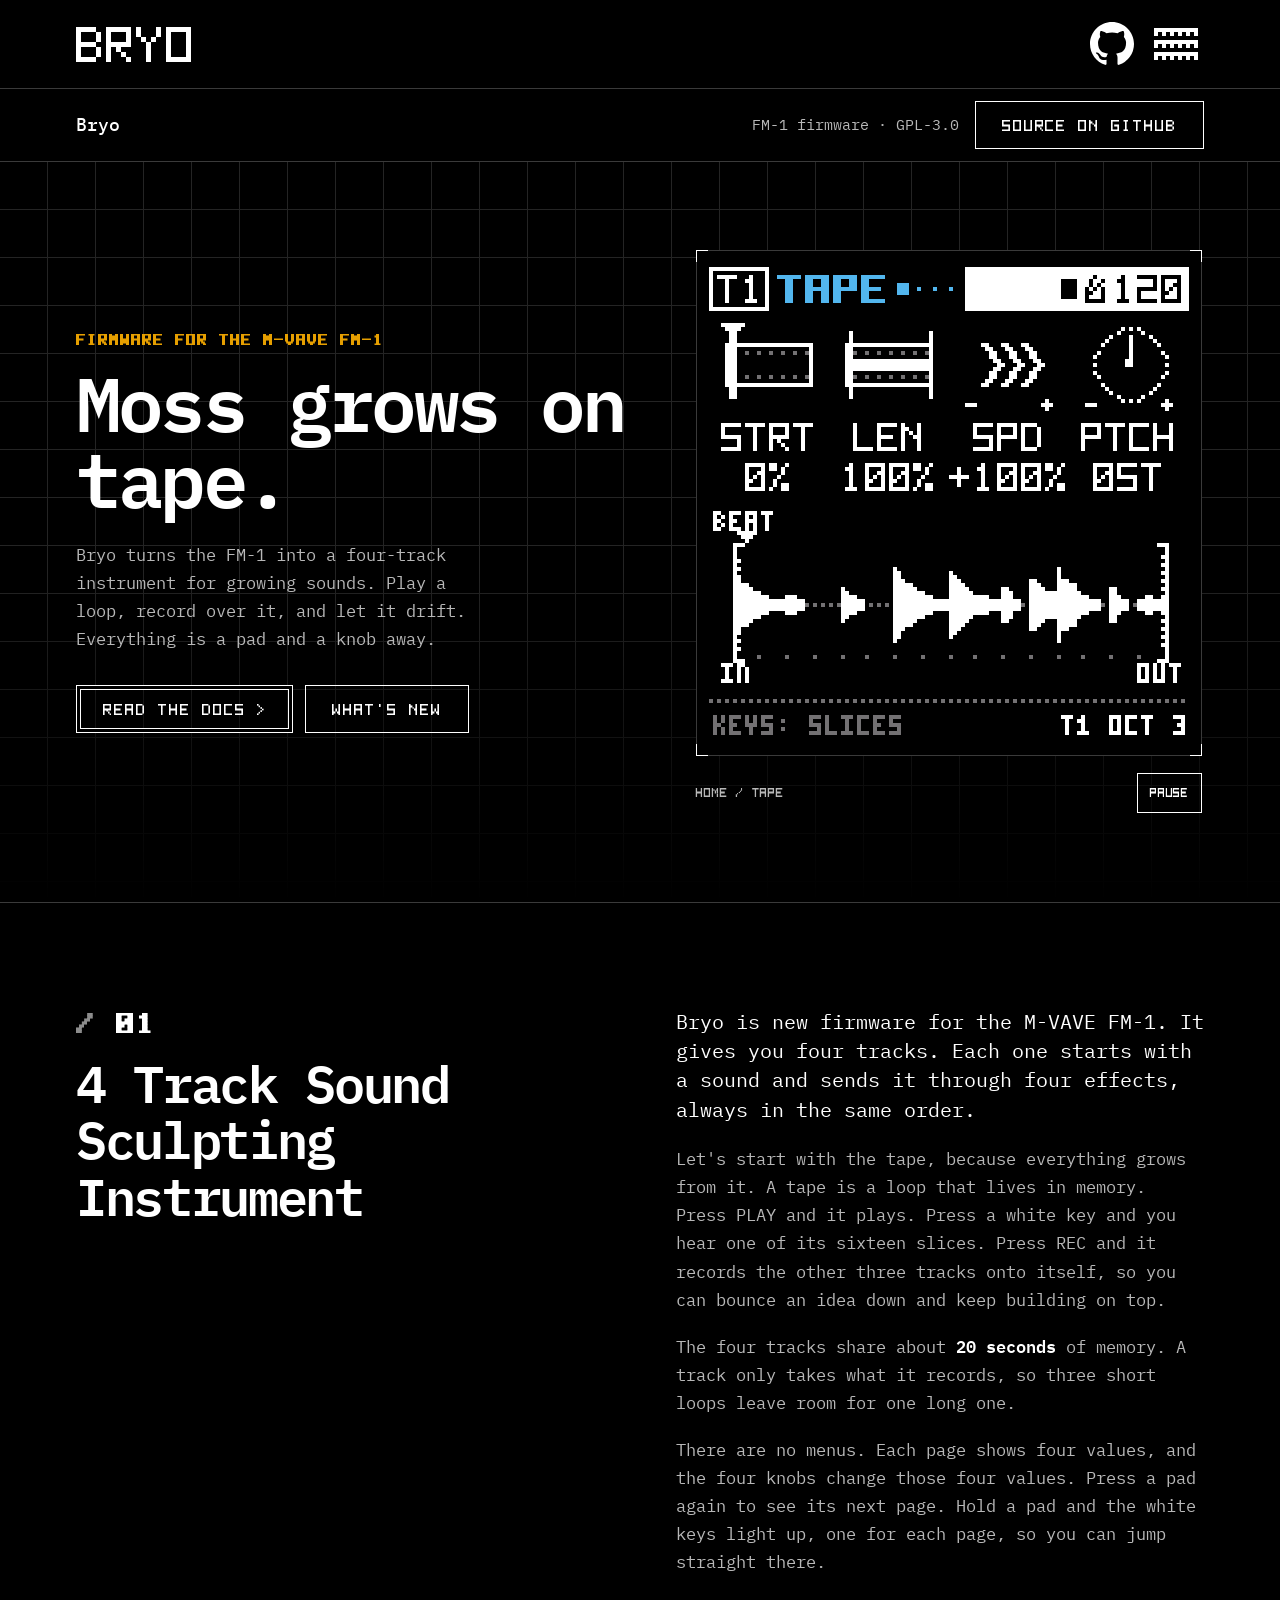
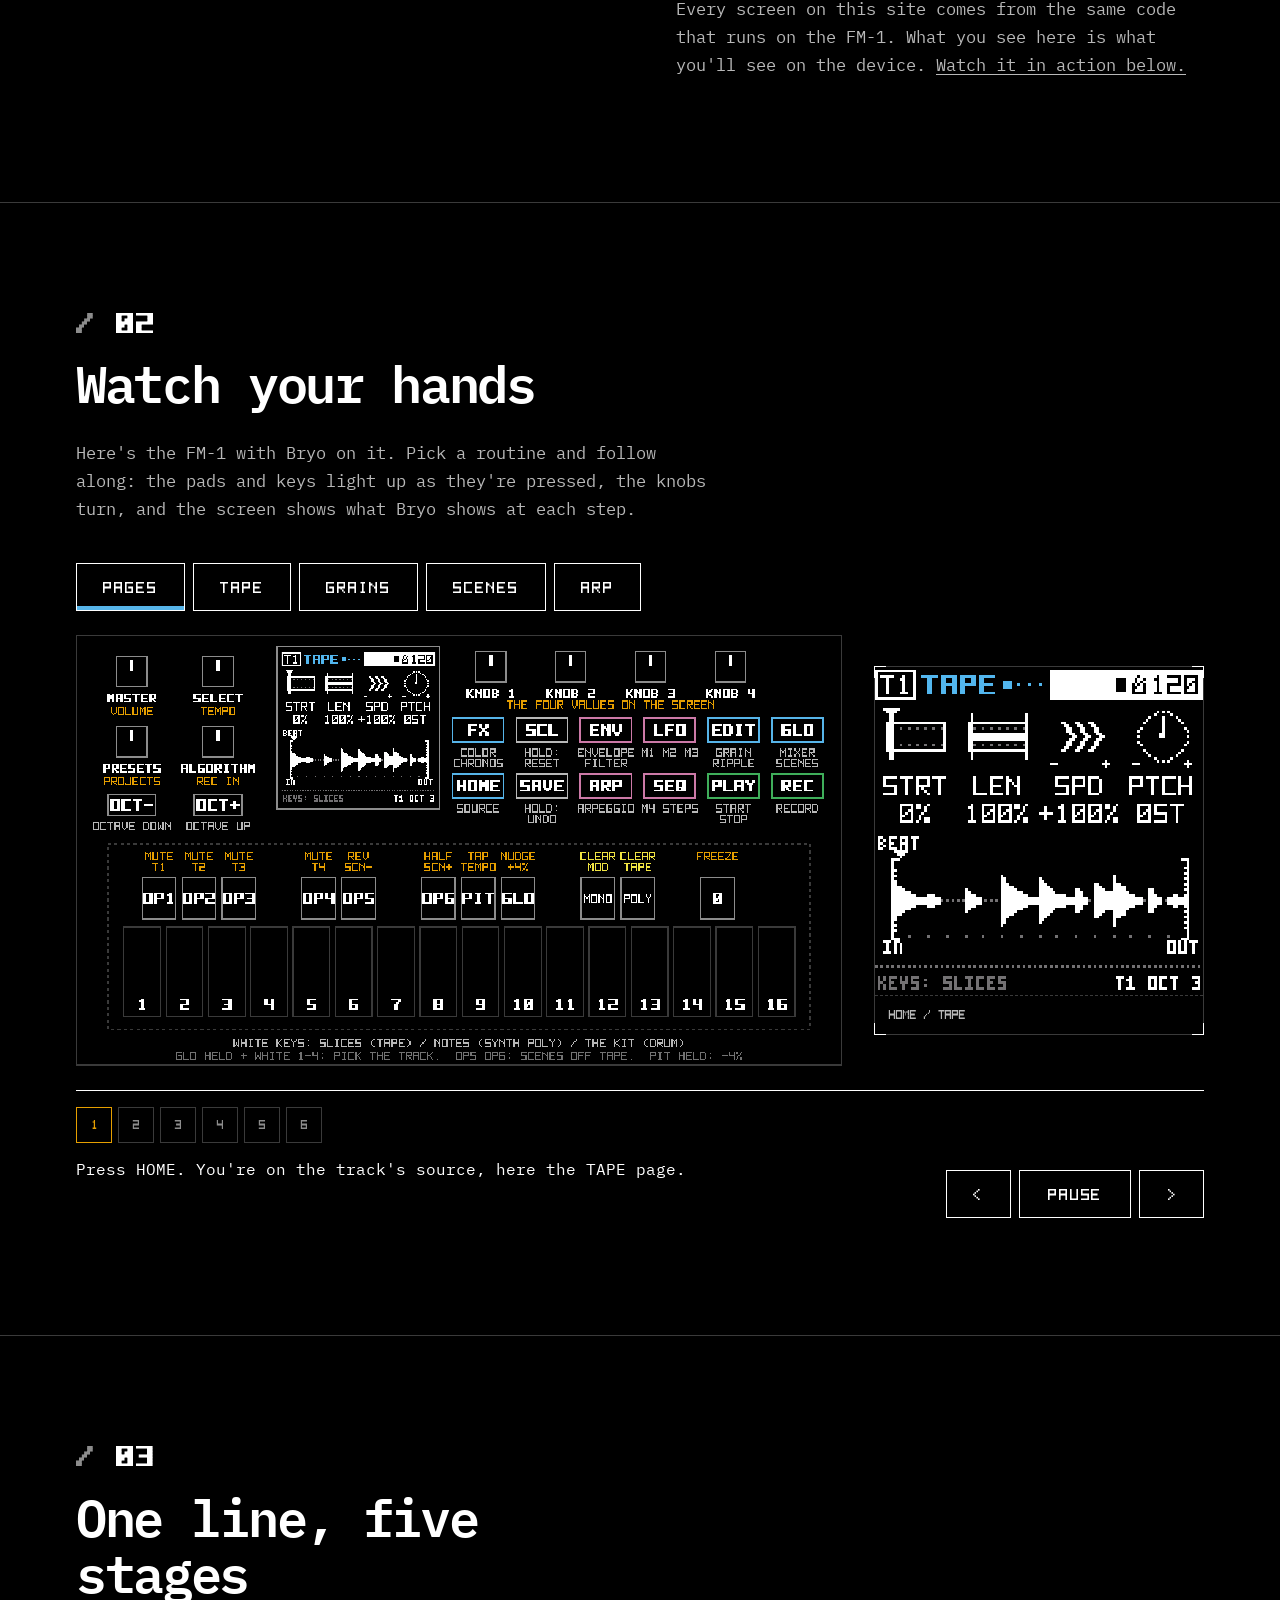
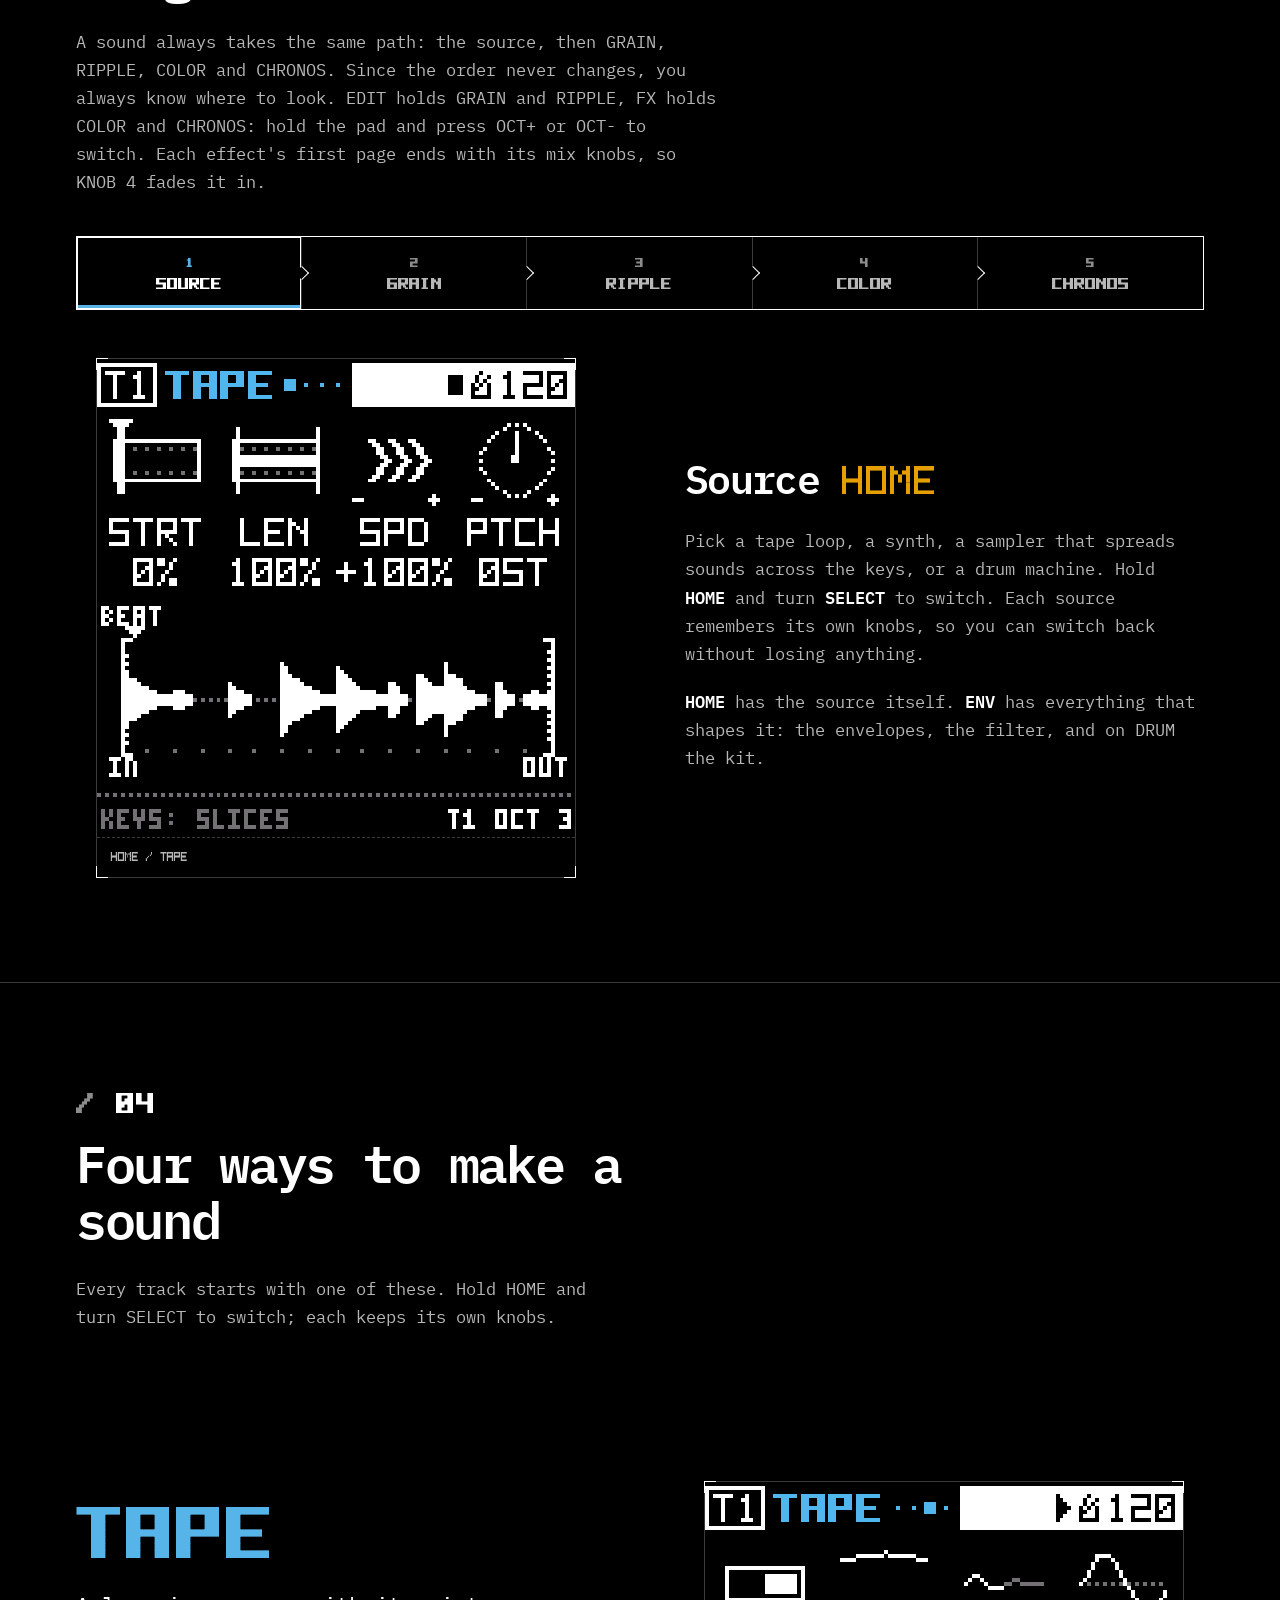
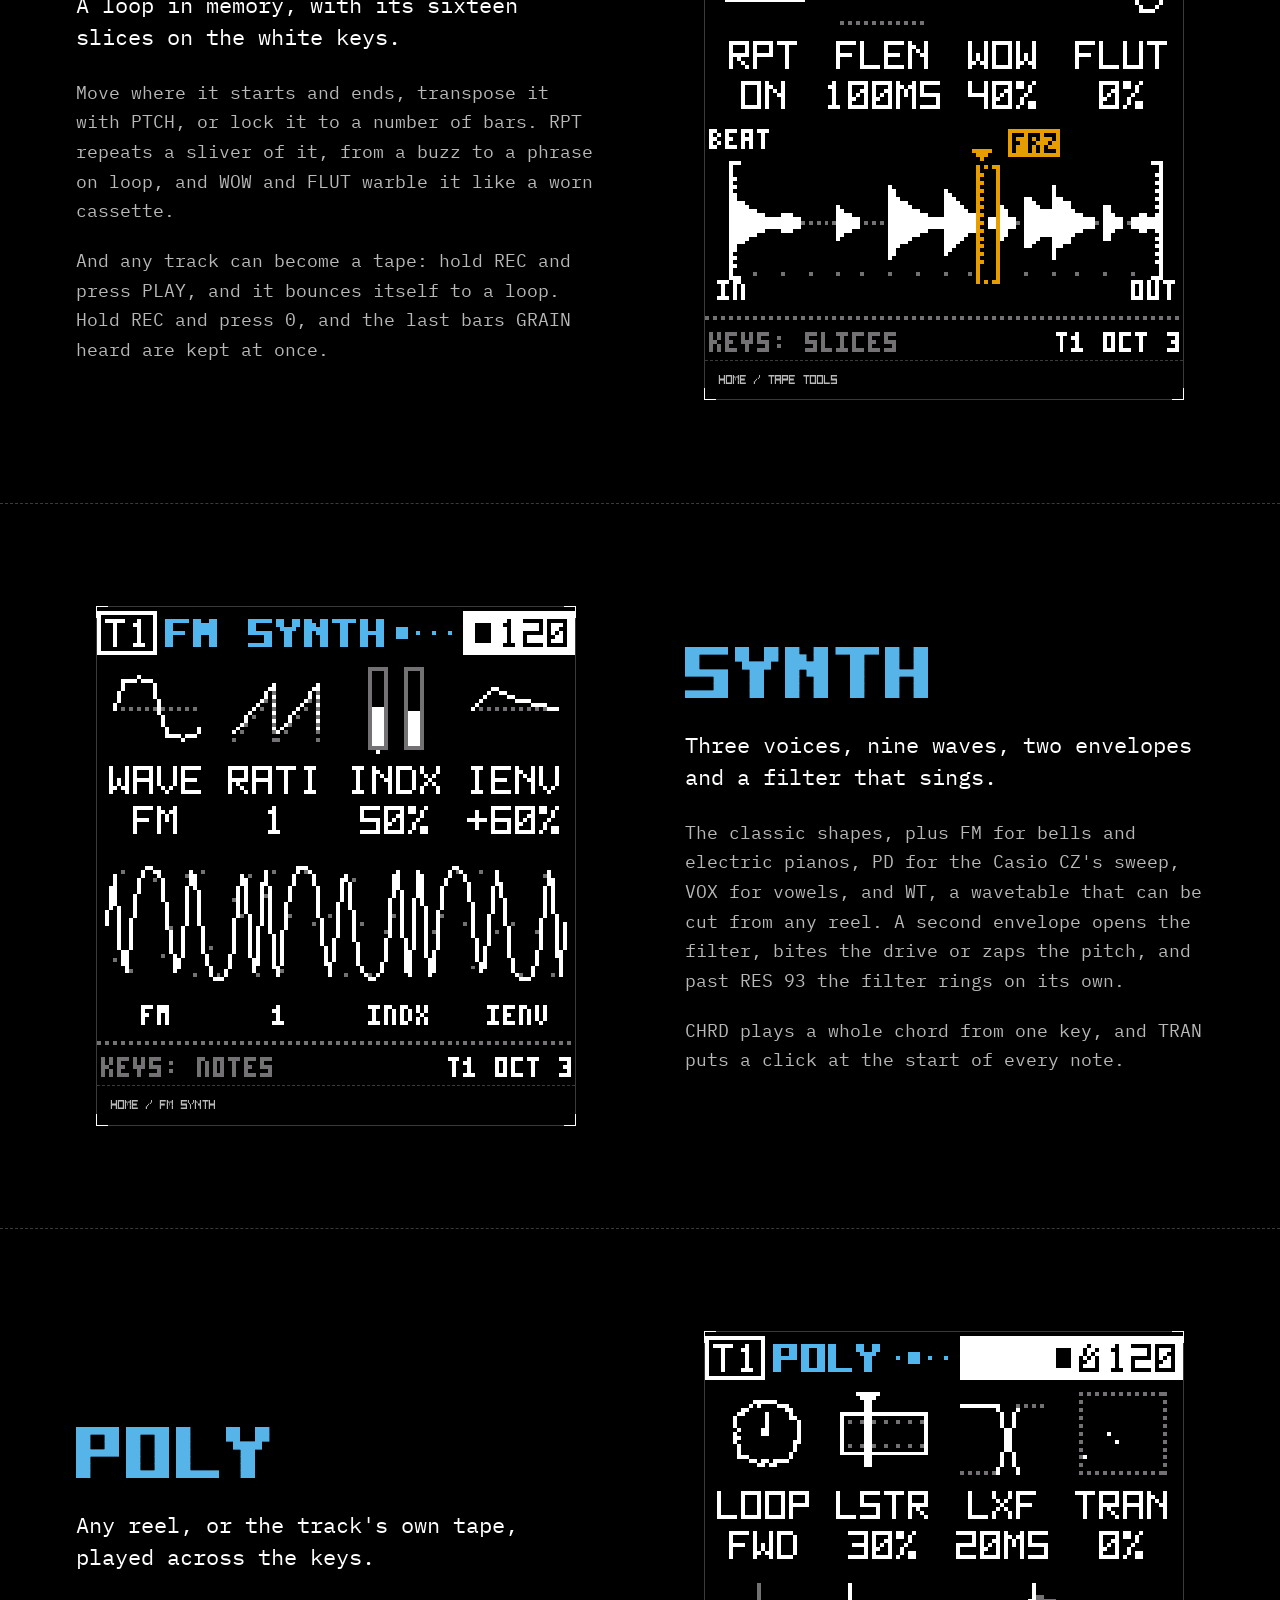
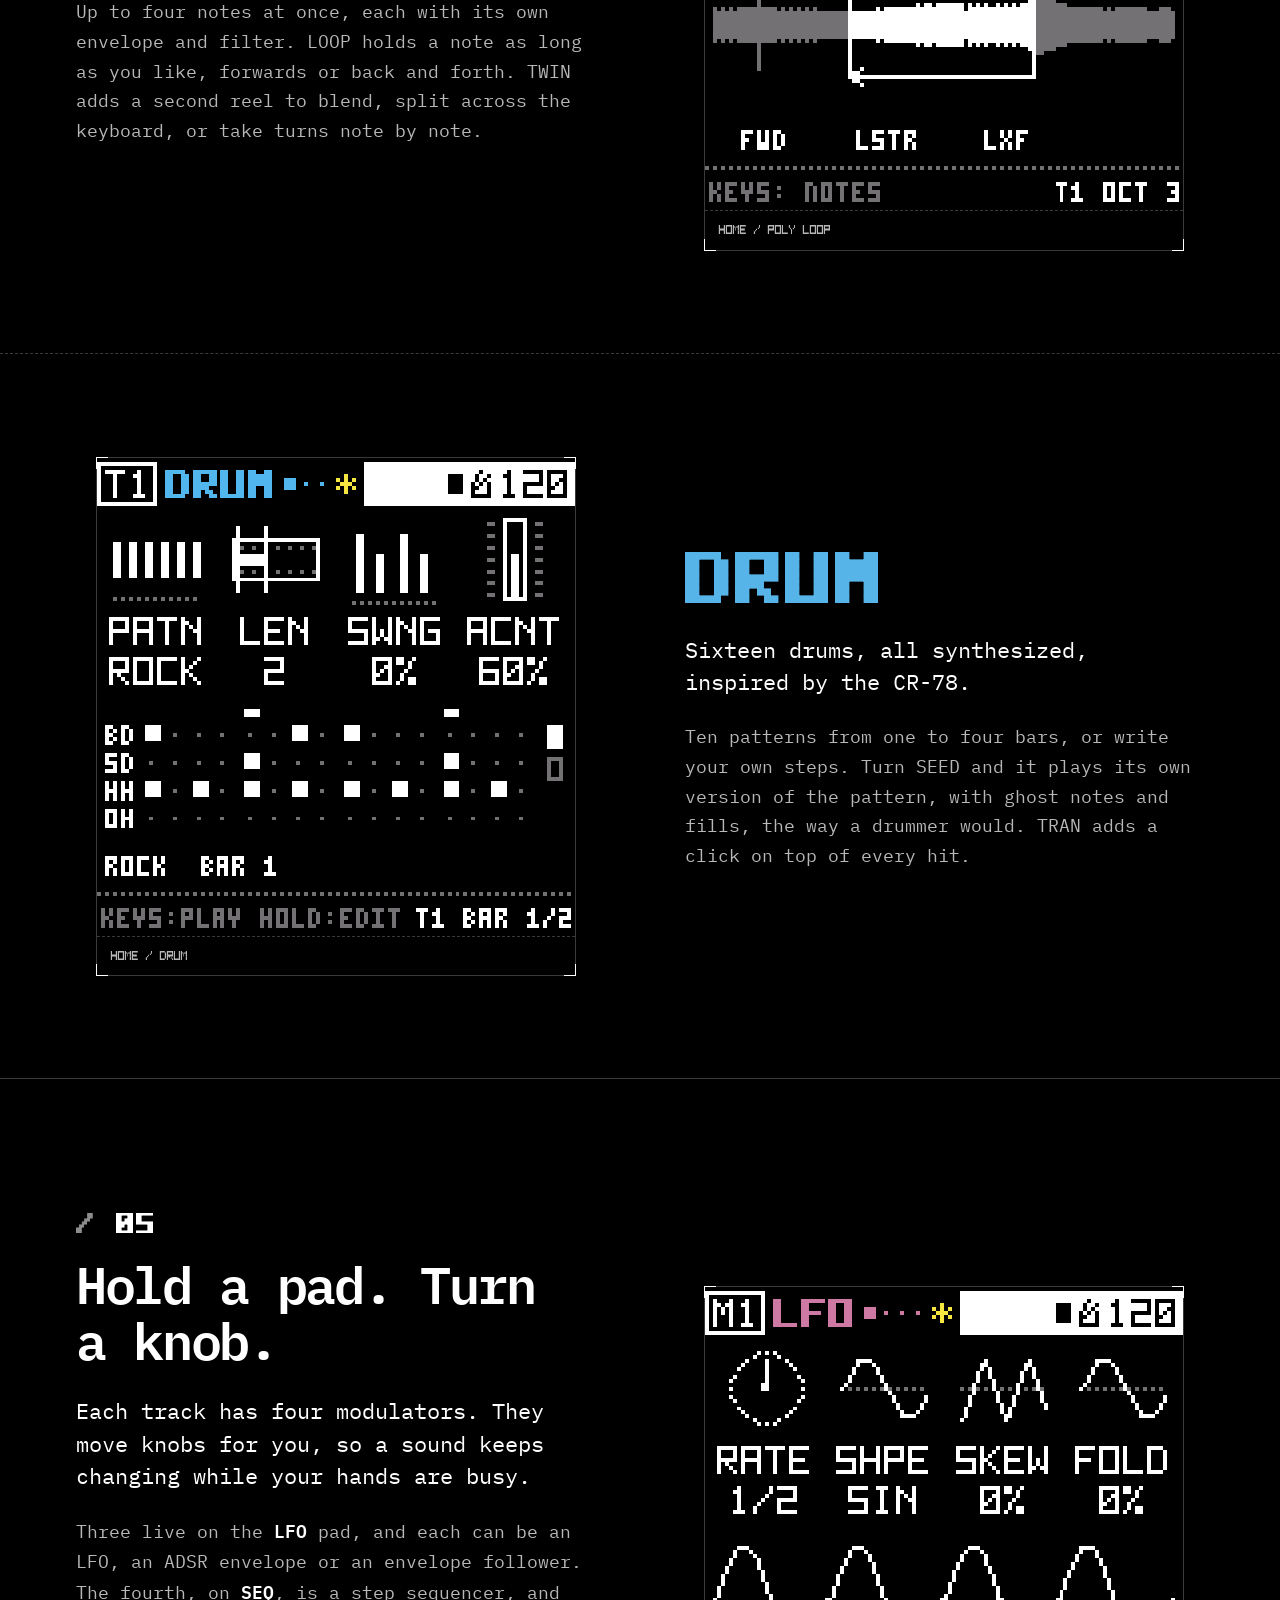
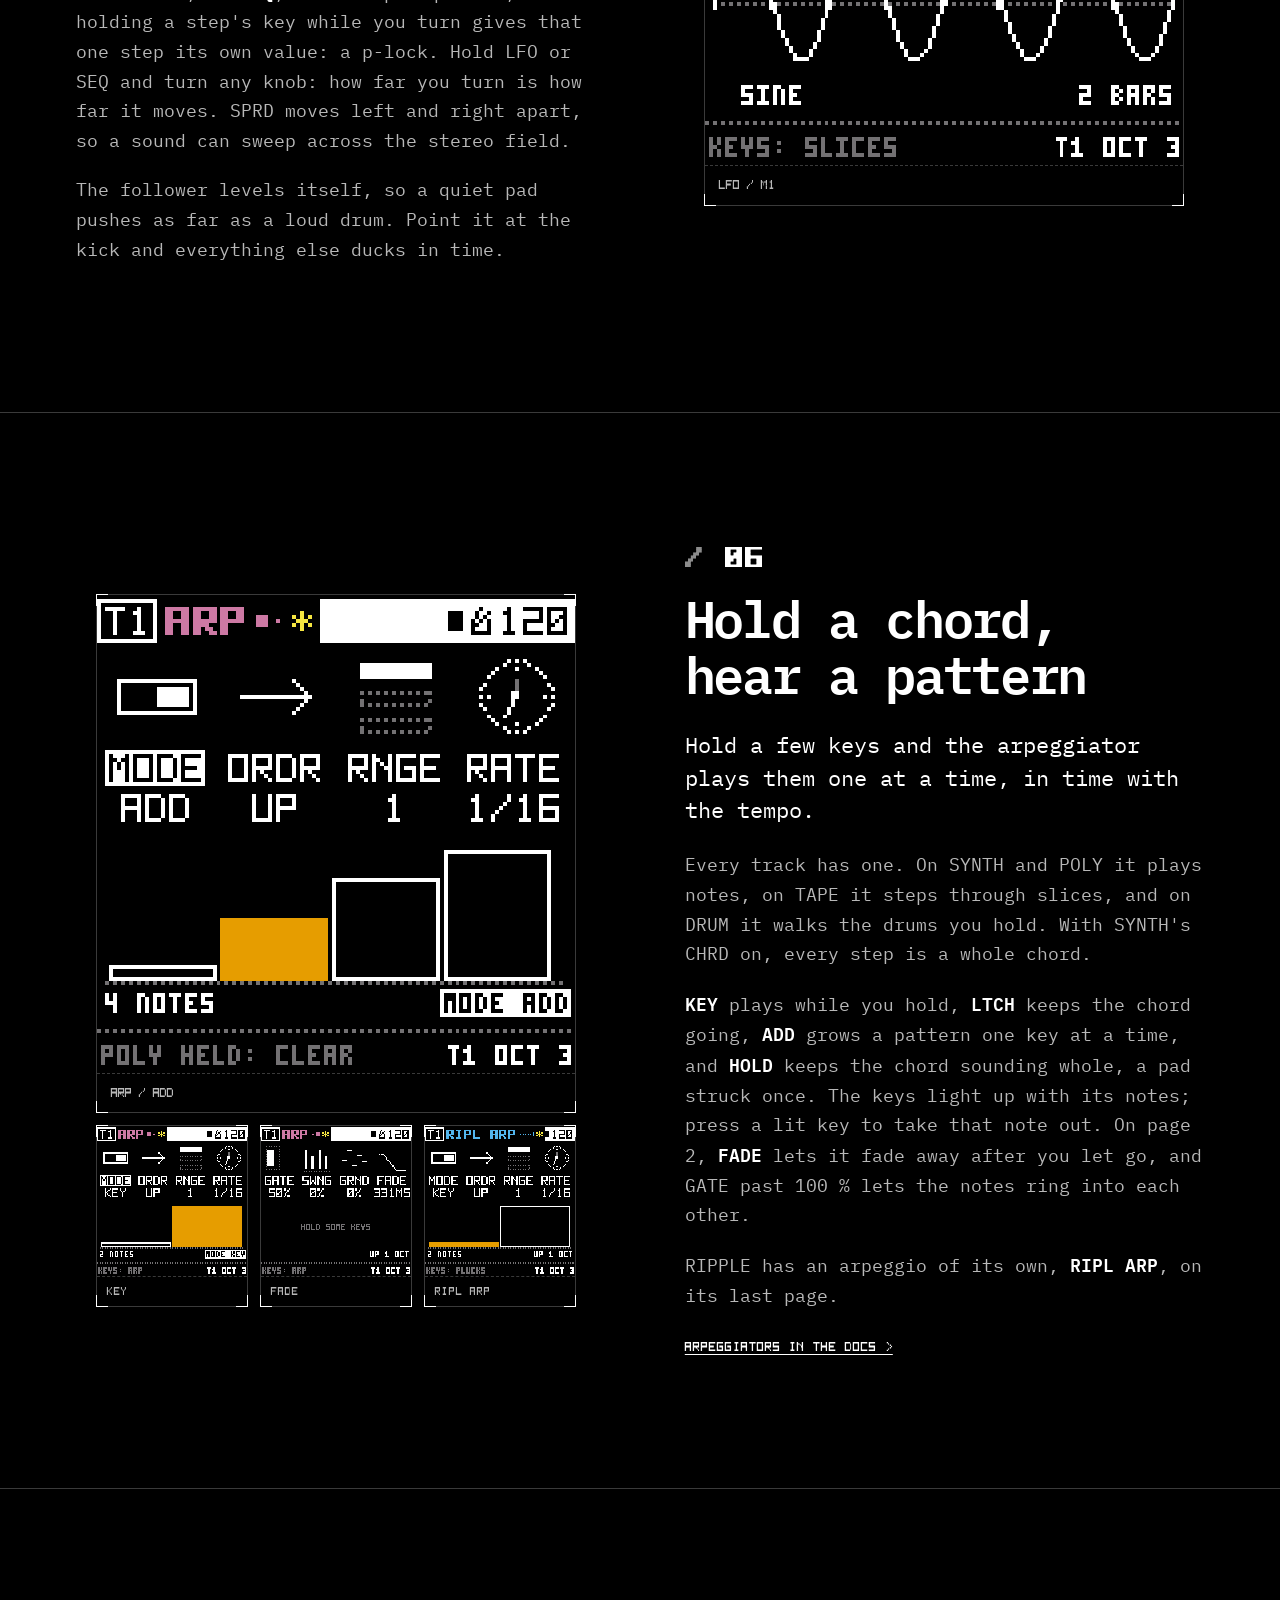
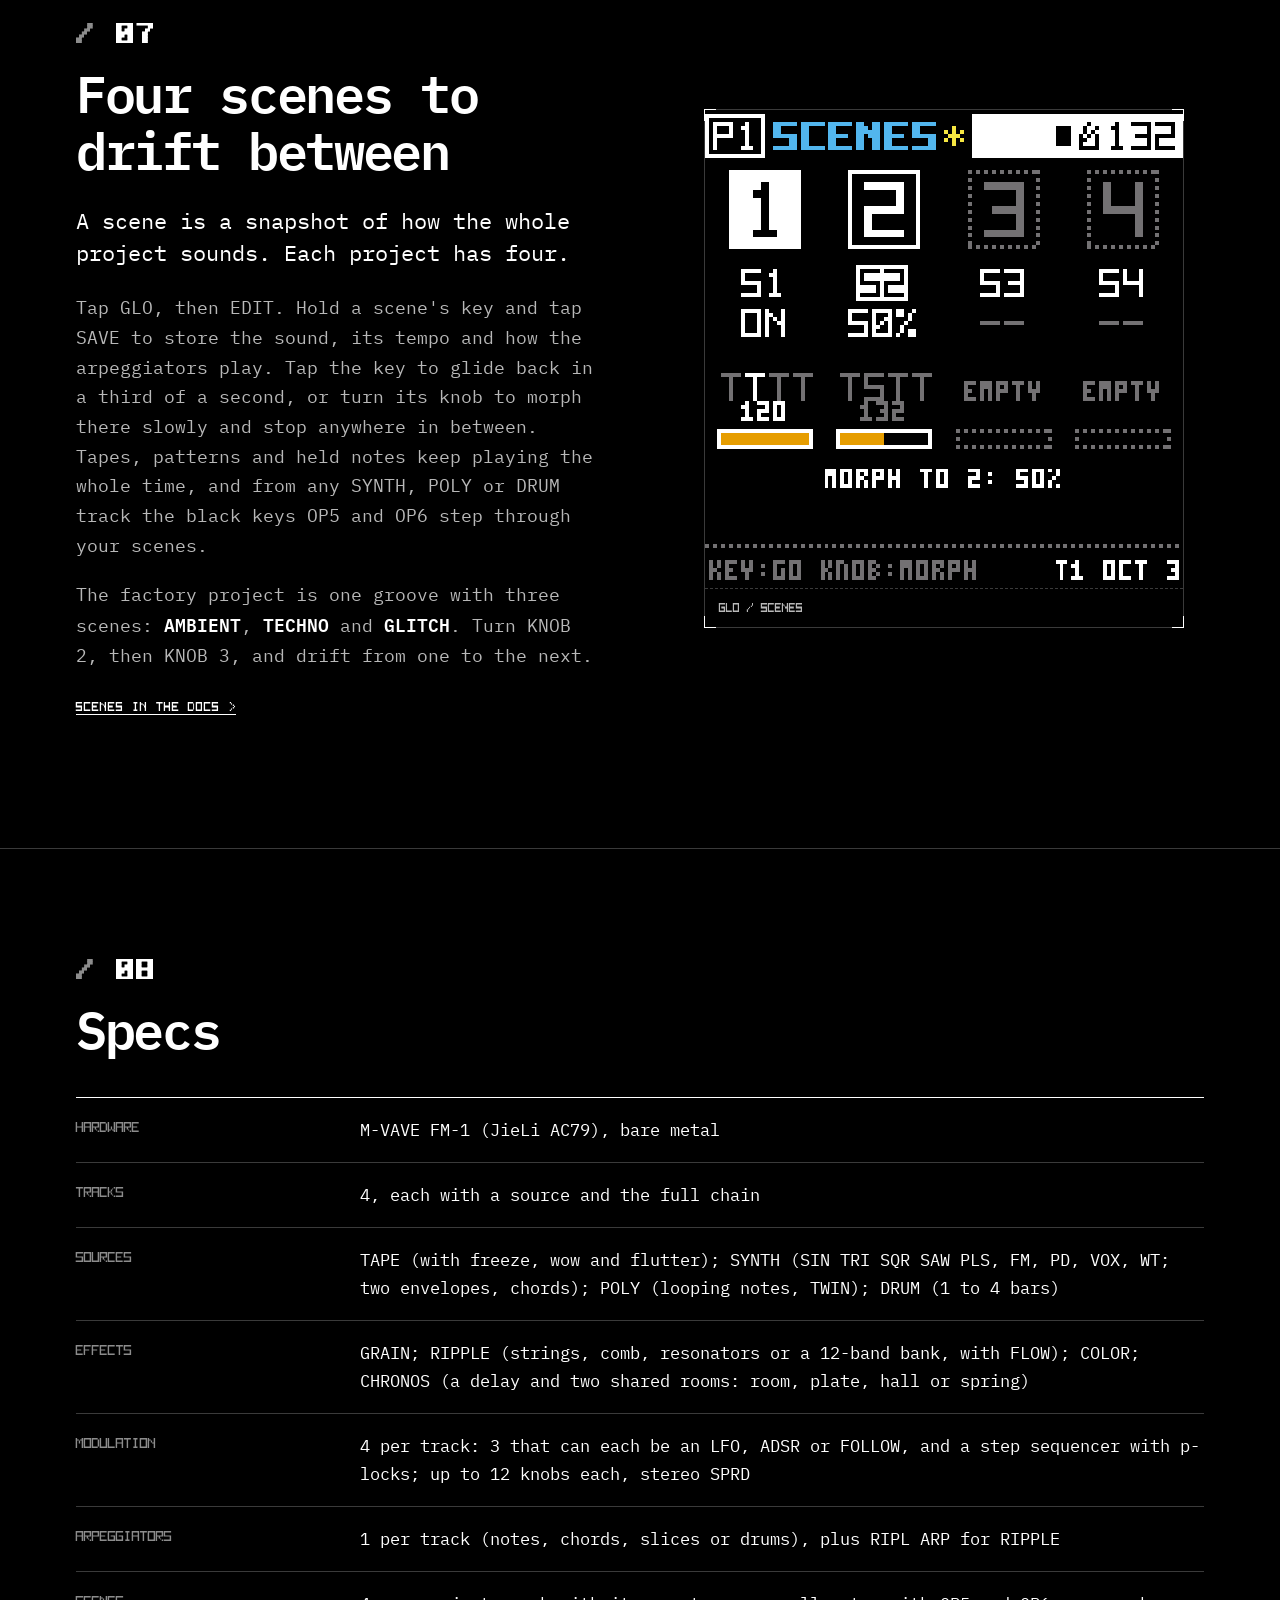
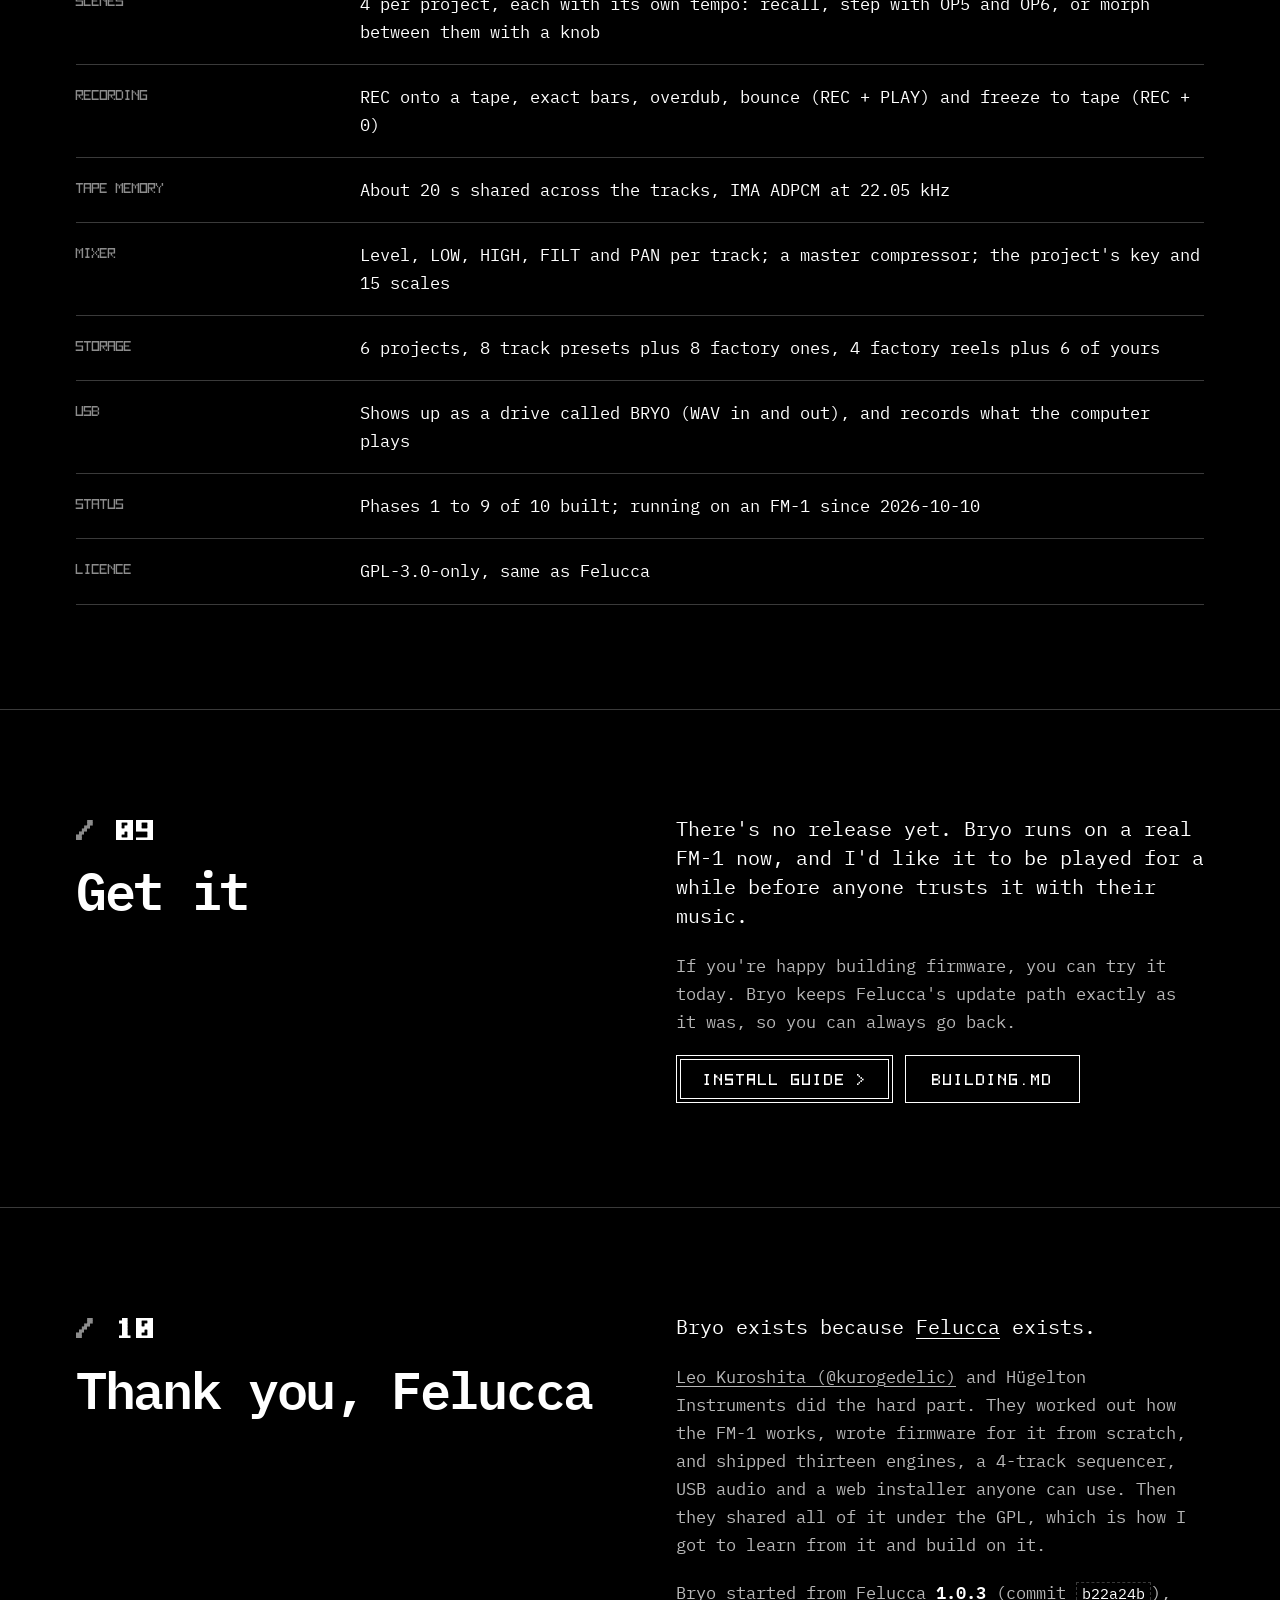
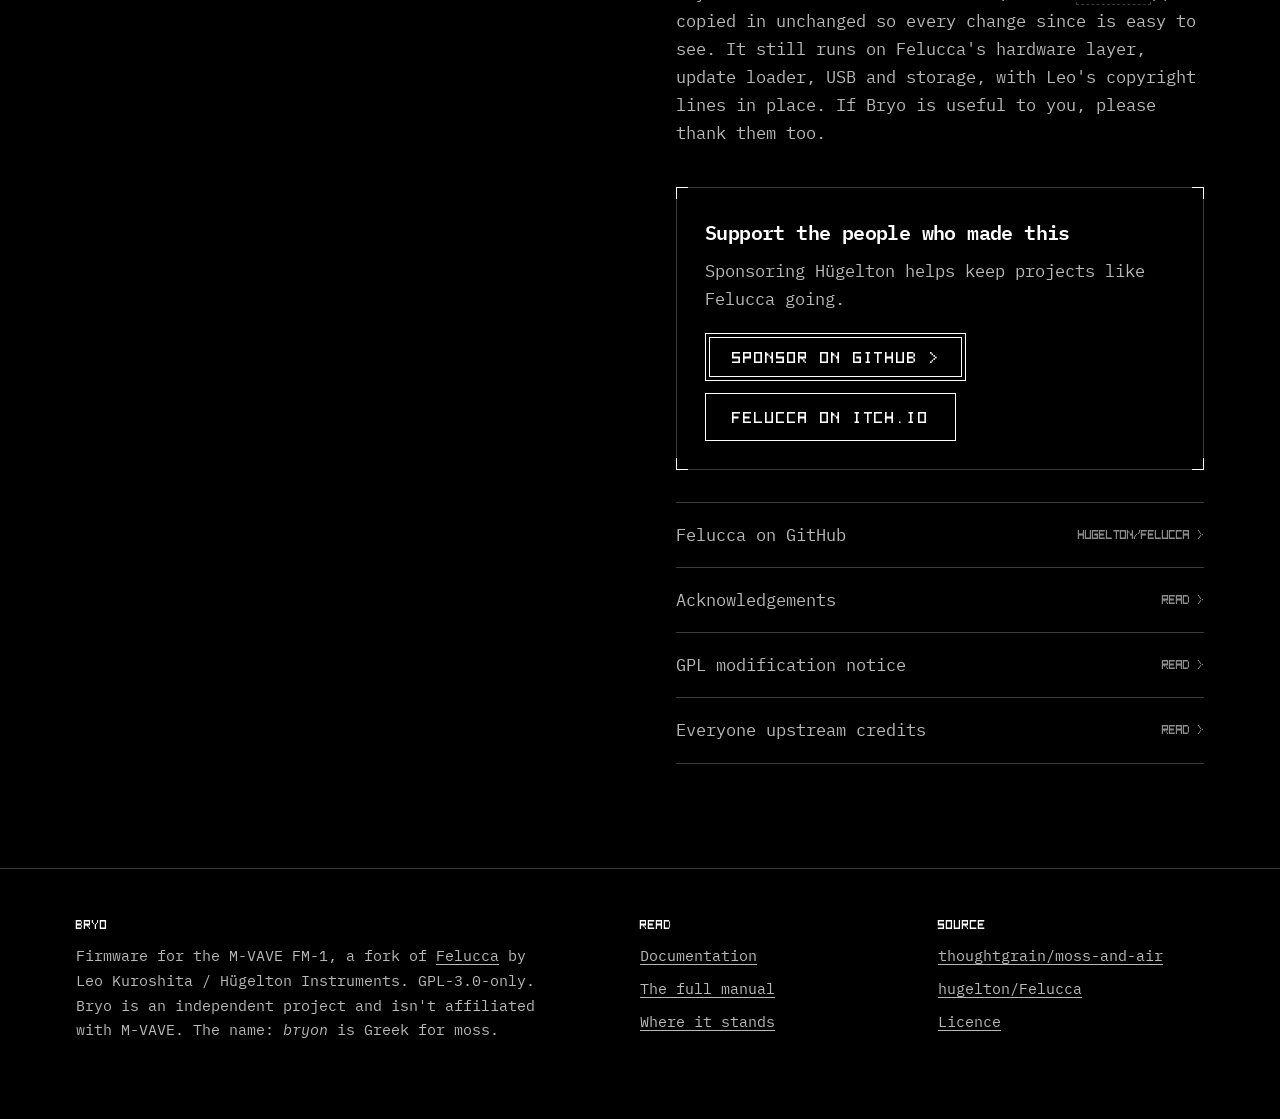
<file: index.html>
<!doctype html>
<!-- SPDX-License-Identifier: GPL-3.0-only -->
<html lang="en">
<head>
  <meta charset="utf-8">
  <meta name="viewport" content="width=device-width, initial-scale=1">
  <title>Bryo, 4-track sound sculpting for the FM-1</title>
  <meta name="description" content="Bryo is open firmware that turns the M-VAVE FM-1 into a four-track instrument for sculpting sound: tape, synth, poly and drum sources, four effects, modulators, arpeggiators and scenes. A fork of Felucca.">
  <meta name="theme-color" content="#121212">
  <link rel="icon" href="img/favicon.svg" type="image/svg+xml">
  <link rel="preconnect" href="https://fonts.googleapis.com">
  <link rel="preconnect" href="https://fonts.gstatic.com" crossorigin>
  <link rel="stylesheet" href="https://fonts.googleapis.com/css2?family=IBM+Plex+Mono:ital,wght@0,400;0,500;0,600;0,700;1,400&display=swap">
  <link rel="preload" href="fonts/bryo-px5.woff" as="font" type="font/woff" crossorigin>
  <link rel="stylesheet" href="css/style.css">
  <script src="js/main.js" defer></script>
</head>
<body>
  <a class="skip-link" href="#main">Skip to content</a>

  <header class="site-header">
    <div class="wrap site-header__inner">
      <a class="logo" href="./">
        <img class="logo__mark pixelated" src="img/wordmark.svg" width="115" height="35" alt="Bryo, home">
      </a>
      <div class="header-actions">
        <a class="icon-btn" href="https://github.com/thoughtgrain/moss-and-air" aria-label="Bryo on GitHub">
          <svg aria-hidden="true"><use href="img/icons.svg#github"/></svg>
        </a>
        <button class="icon-btn" type="button" data-menu-open aria-haspopup="dialog" aria-controls="menu" aria-expanded="false" aria-label="Open menu">
          <svg aria-hidden="true"><use href="img/icons.svg#menu"/></svg>
        </button>
      </div>
    </div>
  </header>

  <dialog class="menu" id="menu" aria-label="Site menu">
    <div class="wrap">
      <div class="menu__top">
        <a class="logo" href="./">
          <img class="logo__mark pixelated" src="img/wordmark.svg" width="115" height="35" alt="Bryo, home">
        </a>
        <button class="icon-btn" type="button" data-menu-close aria-label="Close menu">
          <svg aria-hidden="true"><use href="img/icons.svg#close"/></svg>
        </button>
      </div>
      <nav aria-label="Main">
        <ul class="menu__list">
          <li><a href="./#instrument"><span>01</span>Instrument</a></li>
          <li><a href="./#tour"><span>02</span>Watch your hands</a></li>
          <li><a href="./#chain"><span>03</span>The chain</a></li>
          <li><a href="./#sources"><span>04</span>Sources</a></li>
          <li><a href="./#mod"><span>05</span>Modulation</a></li>
          <li><a href="./#arps"><span>06</span>Arpeggiators</a></li>
          <li><a href="./#scenes"><span>07</span>Scenes</a></li>
          <li><a href="./#specs"><span>08</span>Specs</a></li>
          <li><a href="./#get"><span>09</span>Get it</a></li>
          <li><a href="./#thanks"><span>10</span>Thanks, Felucca</a></li>
          <li><a href="docs.html"><span>//</span>Documentation</a></li>
          <li><a href="https://github.com/thoughtgrain/moss-and-air"><span>&gt;&gt;</span>GitHub</a></li>
        </ul>
      </nav>
    </div>
  </dialog>

  <div class="product-bar">
    <div class="wrap product-bar__inner">
      <p class="product-bar__name">Bryo</p>
      <p class="product-bar__meta">FM-1 firmware · GPL-3.0</p>
      <a class="btn" href="https://github.com/thoughtgrain/moss-and-air">Source on GitHub</a>
    </div>
  </div>

  <main id="main">
    <section class="hero" aria-labelledby="hero-title">
      <div class="wrap hero__inner">
        <div>
          <p class="hero__kicker px">Firmware for the M-VAVE FM-1</p>
          <h1 class="hero__title" id="hero-title">Moss grows on tape.</h1>
          <p class="hero__lede">Bryo turns the FM-1 into a four-track instrument for growing sounds. Play a loop, record over it, and let it drift. Everything is a pad and a knob away.</p>
          <div class="btn-row">
            <a class="btn btn--solid" href="docs.html">Read the docs</a>
            <a class="btn" href="docs.html#new">What's new</a>
          </div>
        </div>

        <div class="device" data-screens
             data-list='[["img/boot.png","Boot","Boot screen: BRYO, 4-track sound sculpting"],["img/tape.png","Home / Tape","The TAPE page: the reel, the loop bracketed IN to OUT"],["img/tape_frze.png","Home / Tape tools","TAPE repeating: the held window framed in orange"],["img/synth_fm.png","Home / FM Synth","SYNTH as a two-operator FM synth"],["img/grain_playing.png","Edit / Grain","GRAIN with grains playing, lit in orange"],["img/reso_live.png","Edit / Ripple","RIPPLE: four strings ringing"],["img/space_live.png","FX / Chronos","CHRONOS: echoes and the tail of the room, in orange"],["img/arp_add.png","ARP","The arpeggiator with four notes piled up"],["img/mixer_morph.png","Glo / Scenes","SCENES: knob 2 halfway to scene 2"],["img/mod1.png","LFO / M1","An LFO modulator drawing its wave"]]'>
          <figure class="device__screen">
            <img class="pixelated" src="img/boot.png" width="480" height="480" alt="Bryo's boot screen: BRYO, 4-track sound sculpting" data-screen-img>
          </figure>
          <div class="device__controls">
            <p class="device__label px" data-screen-label aria-hidden="true">Boot</p>
            <button class="btn device__pause" type="button" data-screen-toggle aria-pressed="false">Pause</button>
          </div>
        </div>
      </div>
    </section>

    <section class="section" id="instrument" aria-labelledby="instrument-title">
      <div class="wrap split">
        <div>
          <span class="section__num px"><span class="slash" aria-hidden="true">/</span> 01</span>
          <h2 class="section__title" id="instrument-title">4 Track Sound Sculpting Instrument</h2>
        </div>
        <div class="prose">
          <p class="lead">Bryo is new firmware for the M-VAVE FM-1. It gives you four tracks. Each one starts with a sound and sends it through four effects, always in the same order.</p>
          <p>Let's start with the tape, because everything grows from it. A tape is a loop that lives in memory. Press PLAY and it plays. Press a white key and you hear one of its sixteen slices. Press REC and it records the other three tracks onto itself, so you can bounce an idea down and keep building on top.</p>
          <p>The four tracks share about <strong>20 seconds</strong> of memory. A track only takes what it records, so three short loops leave room for one long one.</p>
          <p>There are no menus. Each page shows four values, and the four knobs change those four values. Press a pad again to see its next page. Hold a pad and the white keys light up, one for each page, so you can jump straight there.</p>
          <p>Every screen on this site comes from the same code that runs on the FM-1. What you see here is what you'll see on the device. <a href="#tour">Watch it in action below.</a></p>
        </div>
      </div>
    </section>

    <section class="section" id="tour" aria-labelledby="tour-title">
      <div class="wrap">
        <span class="section__num px"><span class="slash" aria-hidden="true">/</span> 02</span>
        <h2 class="section__title" id="tour-title">Watch your hands</h2>
        <div class="prose">
          <p>Here's the FM-1 with Bryo on it. Pick a routine and follow along: the pads and keys light up as they're pressed, the knobs turn, and the screen shows what Bryo shows at each step.</p>
        </div>

        <div class="tour" data-tour>
          <div class="tour__routines" role="group" aria-label="Routines">
            <button class="btn tour__routine" type="button" data-routine="pages" aria-pressed="true">Pages</button>
            <button class="btn tour__routine" type="button" data-routine="tape" aria-pressed="false">Tape</button>
            <button class="btn tour__routine" type="button" data-routine="grain" aria-pressed="false">Grains</button>
            <button class="btn tour__routine" type="button" data-routine="scenes" aria-pressed="false">Scenes</button>
            <button class="btn tour__routine" type="button" data-routine="arp" aria-pressed="false">Arp</button>
          </div>

          <div class="tour__stage">
            <div class="tour__panel" data-tour-panel>
              <img src="img/panel.svg" width="960" height="540" alt="The FM-1's panel, labelled for Bryo.">
            </div>
            <figure class="screen tour__screen">
              <img class="pixelated" src="img/tape.png" width="480" height="480" alt="The TAPE page" data-tour-screen>
              <figcaption class="px" data-tour-label>Home / Tape</figcaption>
            </figure>
            <div class="tour__caption">
              <div class="tour__progress" role="group" aria-label="Steps" data-tour-progress></div>
              <p class="tour__say" data-tour-say>Press HOME. You're on the track's source, here the TAPE page.</p>
              <div class="tour__controls">
                <button class="btn" type="button" data-tour-prev aria-label="Previous step">&lt;</button>
                <button class="btn" type="button" data-tour-play aria-pressed="false">Pause</button>
                <button class="btn" type="button" data-tour-next aria-label="Next step">&gt;</button>
              </div>
              <p class="visually-hidden" aria-live="polite" data-tour-live></p>
            </div>
          </div>
        </div>
      </div>
    </section>

    <section class="section" id="chain" aria-labelledby="chain-title">
      <div class="wrap">
        <span class="section__num px"><span class="slash" aria-hidden="true">/</span> 03</span>
        <h2 class="section__title" id="chain-title">One line, five stages</h2>
        <div class="prose">
          <p>A sound always takes the same path: the source, then GRAIN, RIPPLE, COLOR and CHRONOS. Since the order never changes, you always know where to look. EDIT holds GRAIN and RIPPLE, FX holds COLOR and CHRONOS: hold the pad and press OCT+ or OCT- to switch. Each effect's first page ends with its mix knobs, so KNOB&nbsp;4 fades it in.</p>
        </div>

        <div class="chain" data-tabs>
          <div class="chain__tabs" role="tablist" aria-label="The signal chain">
            <button class="chain__tab" role="tab" id="tab-source" aria-controls="panel-source" aria-selected="true"><small>1</small>Source</button>
            <button class="chain__tab" role="tab" id="tab-grain" aria-controls="panel-grain" aria-selected="false" tabindex="-1"><small>2</small>Grain</button>
            <button class="chain__tab" role="tab" id="tab-ripple" aria-controls="panel-ripple" aria-selected="false" tabindex="-1"><small>3</small>Ripple</button>
            <button class="chain__tab" role="tab" id="tab-color" aria-controls="panel-color" aria-selected="false" tabindex="-1"><small>4</small>Color</button>
            <button class="chain__tab" role="tab" id="tab-chronos" aria-controls="panel-chronos" aria-selected="false" tabindex="-1"><small>5</small>Chronos</button>
          </div>

          <div class="chain__panel" role="tabpanel" id="panel-source" aria-labelledby="tab-source" tabindex="0">
            <figure class="screen">
              <img class="pixelated" src="img/tape.png" width="480" height="480" alt="The TAPE page" loading="lazy">
              <figcaption class="px">Home / Tape</figcaption>
            </figure>
            <div class="prose">
              <h3>Source <span class="tag px">Home</span></h3>
              <p>Pick a tape loop, a synth, a sampler that spreads sounds across the keys, or a drum machine. Hold <strong>HOME</strong> and turn <strong>SELECT</strong> to switch. Each source remembers its own knobs, so you can switch back without losing anything.</p>
              <p><strong>HOME</strong> has the source itself. <strong>ENV</strong> has everything that shapes it: the envelopes, the filter, and on DRUM the kit.</p>
            </div>
          </div>

          <div class="chain__panel" role="tabpanel" id="panel-grain" aria-labelledby="tab-grain" tabindex="0" hidden>
            <figure class="screen">
              <img class="pixelated" src="img/grain_playing.png" width="480" height="480" alt="GRAIN with grains playing" loading="lazy">
              <figcaption class="px">Edit / Grain</figcaption>
            </figure>
            <div class="prose">
              <h3>Grain <span class="tag px">Edit</span></h3>
              <p>GRAIN listens to the last few bars of the track and plays them back as tiny overlapping pieces. You can stretch them out, hold them on one spot, or let them trail behind with SCAN.</p>
              <p>Hold the black <strong>0</strong> key to freeze what it heard into a loop. Tap it instead and the freeze stays on until you tap again. Heard something good that already went by? Hold REC and press 0, and the last bars GRAIN heard become the track's tape.</p>
            </div>
          </div>

          <div class="chain__panel" role="tabpanel" id="panel-ripple" aria-labelledby="tab-ripple" tabindex="0" hidden>
            <figure class="screen">
              <img class="pixelated" src="img/reso_live.png" width="480" height="480" alt="RIPPLE with its four strings ringing" loading="lazy">
              <figcaption class="px">Edit / Ripple</figcaption>
            </figure>
            <div class="prose">
              <h3>Ripple <span class="tag px">Edit</span></h3>
              <p>Something tuned that the track's sound rings through. Hold <strong>EDIT</strong> and turn <strong>SELECT</strong> to pick what: four plucked strings, a hollow COMB that only rings the odd harmonics, four resonant bands, or a 12-band filter bank that sorts whatever comes in into a chord.</p>
              <p>Each form comes out about as loud as what goes in, so turning WET up is a real change: a drum loop through the 12-band bank gets sorted into the chord's notes. The second page is the form's own. The strings get detune, drift, drive and pick. The comb gets POL, for a hollow or a metallic ring. The resonators get a spotlight (FOCS and WDTH), and FLOW, which walks the sound up and down through the bands by itself.</p>
              <p>The notes come from a chord you choose, from major and minor to sevenths and power chords. On its page the white keys set the root. With KEYS on PLCK they pluck it too; on TUNE they only retune it, so what rings is the track's own sound. Its last page, RIPL ARP, plays it as an arpeggio.</p>
            </div>
          </div>

          <div class="chain__panel" role="tabpanel" id="panel-color" aria-labelledby="tab-color" tabindex="0" hidden>
            <figure class="screen">
              <img class="pixelated" src="img/color.png" width="480" height="480" alt="The COLOR page with a sine wave drawn through it" loading="lazy">
              <figcaption class="px">FX / Color</figcaption>
            </figure>
            <div class="prose">
              <h3>Color <span class="tag px">FX</span></h3>
              <p>Drive, bit crush, noise that follows the sound, and a tilt EQ. The page draws a sine wave through the whole stage, so you can see what the distortion does to it before you hear it.</p>
            </div>
          </div>

          <div class="chain__panel" role="tabpanel" id="panel-chronos" aria-labelledby="tab-chronos" tabindex="0" hidden>
            <figure class="screen">
              <img class="pixelated" src="img/space_live.png" width="480" height="480" alt="CHRONOS with its echoes and tail sounding" loading="lazy">
              <figcaption class="px">FX / Chronos</figcaption>
            </figure>
            <div class="prose">
              <h3>Chronos <span class="tag px">FX</span></h3>
              <p>A delay and two rooms. The tracks share the rooms, and each track decides how much to send with its own DLY and VERB knobs.</p>
              <p>The delay's pages come first, then the room's. The echoes can sync to the tempo, wear like old tape (AGE), melt into a wash (DIFF), or duck out of the way while the track plays (DUCK). Each room can be a room, a plate, a hall or a spring, and MOD makes its tail waver so it sounds less metallic. They only use memory while you're using them, so a dry project has more room for tape.</p>
            </div>
          </div>
        </div>
      </div>
    </section>

    <section class="section band-group" id="sources" aria-labelledby="sources-title">
      <div class="wrap">
        <span class="section__num px"><span class="slash" aria-hidden="true">/</span> 04</span>
        <h2 class="section__title" id="sources-title">Four ways to make a sound</h2>
        <p class="band-group__lede">Every track starts with one of these. Hold HOME and turn SELECT to switch; each keeps its own knobs.</p>
      </div>

      <article class="band band--flip" aria-labelledby="src-tape">
        <div class="wrap band__grid">
          <figure class="screen band__media"><img class="pixelated" src="img/tape_frze.png" width="480" height="480" alt="TAPE's tools: RPT on, the repeating window framed in orange" loading="lazy"><figcaption class="px">Home / Tape tools</figcaption></figure>
          <div class="band__text">
            <h3 class="band__title px" id="src-tape">Tape</h3>
            <p class="lead">A loop in memory, with its sixteen slices on the white keys.</p>
            <p>Move where it starts and ends, transpose it with PTCH, or lock it to a number of bars. RPT repeats a sliver of it, from a buzz to a phrase on loop, and WOW and FLUT warble it like a worn cassette.</p>
            <p>And any track can become a tape: hold REC and press PLAY, and it bounces itself to a loop. Hold REC and press 0, and the last bars GRAIN heard are kept at once.</p>
          </div>
        </div>
      </article>

      <article class="band" aria-labelledby="src-synth">
        <div class="wrap band__grid">
          <figure class="screen band__media"><img class="pixelated" src="img/synth_fm.png" width="480" height="480" alt="SYNTH as a two-operator FM synth" loading="lazy"><figcaption class="px">Home / FM Synth</figcaption></figure>
          <div class="band__text">
            <h3 class="band__title px" id="src-synth">Synth</h3>
            <p class="lead">Three voices, nine waves, two envelopes and a filter that sings.</p>
            <p>The classic shapes, plus FM for bells and electric pianos, PD for the Casio CZ's sweep, VOX for vowels, and WT, a wavetable that can be cut from any reel. A second envelope opens the filter, bites the drive or zaps the pitch, and past RES 93 the filter rings on its own.</p>
            <p>CHRD plays a whole chord from one key, and TRAN puts a click at the start of every note.</p>
          </div>
        </div>
      </article>

      <article class="band band--flip" aria-labelledby="src-poly">
        <div class="wrap band__grid">
          <figure class="screen band__media"><img class="pixelated" src="img/poly_loop.png" width="480" height="480" alt="POLY LOOP: FWD, the loop LSTR to END marked" loading="lazy"><figcaption class="px">Home / Poly loop</figcaption></figure>
          <div class="band__text">
            <h3 class="band__title px" id="src-poly">Poly</h3>
            <p class="lead">Any reel, or the track's own tape, played across the keys.</p>
            <p>Up to four notes at once, each with its own envelope and filter. LOOP holds a note as long as you like, forwards or back and forth. TWIN adds a second reel to blend, split across the keyboard, or take turns note by note.</p>
          </div>
        </div>
      </article>

      <article class="band" aria-labelledby="src-drum">
        <div class="wrap band__grid">
          <figure class="screen band__media"><img class="pixelated" src="img/drum.png" width="480" height="480" alt="DRUM: the pattern page" loading="lazy"><figcaption class="px">Home / Drum</figcaption></figure>
          <div class="band__text">
            <h3 class="band__title px" id="src-drum">Drum</h3>
            <p class="lead">Sixteen drums, all synthesized, inspired by the CR-78.</p>
            <p>Ten patterns from one to four bars, or write your own steps. Turn SEED and it plays its own version of the pattern, with ghost notes and fills, the way a drummer would. TRAN adds a click on top of every hit.</p>
          </div>
        </div>
      </article>
    </section>

    <section class="section band band--flip" id="mod" aria-labelledby="mod-title">
      <div class="wrap band__grid">
        <figure class="screen band__media"><img class="pixelated" src="img/mod1.png" width="480" height="480" alt="An LFO modulator page drawing its waveform" loading="lazy"><figcaption class="px">LFO / M1</figcaption></figure>
        <div class="band__text">
          <span class="section__num px"><span class="slash" aria-hidden="true">/</span> 05</span>
          <h2 class="section__title" id="mod-title">Hold a pad. Turn a knob.</h2>
          <p class="lead">Each track has four modulators. They move knobs for you, so a sound keeps changing while your hands are busy.</p>
          <p>Three live on the <strong>LFO</strong> pad, and each can be an LFO, an ADSR envelope or an envelope follower. The fourth, on <strong>SEQ</strong>, is a step sequencer, and holding a step's key while you turn gives that one step its own value: a p-lock. Hold LFO or SEQ and turn any knob: how far you turn is how far it moves. SPRD moves left and right apart, so a sound can sweep across the stereo field.</p>
          <p>The follower levels itself, so a quiet pad pushes as far as a loud drum. Point it at the kick and everything else ducks in time.</p>
        </div>
      </div>
    </section>

    <section class="section band" id="arps" aria-labelledby="arps-title">
      <div class="wrap band__grid">
        <div class="band__media">
          <figure class="screen"><img class="pixelated" src="img/arp_add.png" width="480" height="480" alt="ARP in ADD mode with four notes piled up" loading="lazy"><figcaption class="px">ARP / Add</figcaption></figure>
          <div class="band__thumbs">
            <figure class="screen"><img class="pixelated" src="img/arp.png" width="480" height="480" alt="ARP: two notes held, the one playing filled" loading="lazy"><figcaption class="px">Key</figcaption></figure>
            <figure class="screen"><img class="pixelated" src="img/arp_fade.png" width="480" height="480" alt="ARP page 2: GATE SWNG GRND FADE" loading="lazy"><figcaption class="px">Fade</figcaption></figure>
            <figure class="screen"><img class="pixelated" src="img/arp_res.png" width="480" height="480" alt="RIPL ARP plucking RIPPLE's strings" loading="lazy"><figcaption class="px">Ripl arp</figcaption></figure>
          </div>
        </div>
        <div class="band__text">
          <span class="section__num px"><span class="slash" aria-hidden="true">/</span> 06</span>
          <h2 class="section__title" id="arps-title">Hold a chord, hear a pattern</h2>
          <p class="lead">Hold a few keys and the arpeggiator plays them one at a time, in time with the tempo.</p>
          <p>Every track has one. On SYNTH and POLY it plays notes, on TAPE it steps through slices, and on DRUM it walks the drums you hold. With SYNTH's CHRD on, every step is a whole chord.</p>
          <p><strong>KEY</strong> plays while you hold, <strong>LTCH</strong> keeps the chord going, <strong>ADD</strong> grows a pattern one key at a time, and <strong>HOLD</strong> keeps the chord sounding whole, a pad struck once. The keys light up with its notes; press a lit key to take that note out. On page 2, <strong>FADE</strong> lets it fade away after you let go, and GATE past 100&nbsp;% lets the notes ring into each other.</p>
          <p>RIPPLE has an arpeggio of its own, <strong>RIPL ARP</strong>, on its last page.</p>
          <a class="more-link px" href="docs.html#arps">Arpeggiators in the docs &gt;</a>
        </div>
      </div>
    </section>

    <section class="section band band--flip" id="scenes" aria-labelledby="scenes-title">
      <div class="wrap band__grid">
        <div class="band__media">
          <figure class="screen"><img class="pixelated" src="img/mixer_morph.png" width="480" height="480" alt="SCENES: knob 2 halfway to scene 2" loading="lazy"><figcaption class="px">Glo / Scenes</figcaption></figure>
        </div>
        <div class="band__text">
          <span class="section__num px"><span class="slash" aria-hidden="true">/</span> 07</span>
          <h2 class="section__title" id="scenes-title">Four scenes to drift between</h2>
          <p class="lead">A scene is a snapshot of how the whole project sounds. Each project has four.</p>
          <p>Tap GLO, then EDIT. Hold a scene's key and tap SAVE to store the sound, its tempo and how the arpeggiators play. Tap the key to glide back in a third of a second, or turn its knob to morph there slowly and stop anywhere in between. Tapes, patterns and held notes keep playing the whole time, and from any SYNTH, POLY or DRUM track the black keys OP5 and OP6 step through your scenes.</p>
          <p>The factory project is one groove with three scenes: <strong>AMBIENT</strong>, <strong>TECHNO</strong> and <strong>GLITCH</strong>. Turn KNOB 2, then KNOB 3, and drift from one to the next.</p>
          <a class="more-link px" href="docs.html#mixer">Scenes in the docs &gt;</a>
        </div>
      </div>
    </section>

    <section class="section" id="specs" aria-labelledby="specs-title">
      <div class="wrap">
        <span class="section__num px"><span class="slash" aria-hidden="true">/</span> 08</span>
        <h2 class="section__title" id="specs-title">Specs</h2>
        <dl class="specs">
          <div><dt class="px">Hardware</dt><dd>M-VAVE FM-1 (JieLi AC79), bare metal</dd></div>
          <div><dt class="px">Tracks</dt><dd>4, each with a source and the full chain</dd></div>
          <div><dt class="px">Sources</dt><dd>TAPE (with freeze, wow and flutter); SYNTH (SIN TRI SQR SAW PLS, FM, PD, VOX, WT; two envelopes, chords); POLY (looping notes, TWIN); DRUM (1 to 4 bars)</dd></div>
          <div><dt class="px">Effects</dt><dd>GRAIN; RIPPLE (strings, comb, resonators or a 12-band bank, with FLOW); COLOR; CHRONOS (a delay and two shared rooms: room, plate, hall or spring)</dd></div>
          <div><dt class="px">Modulation</dt><dd>4 per track: 3 that can each be an LFO, ADSR or FOLLOW, and a step sequencer with p-locks; up to 12 knobs each, stereo SPRD</dd></div>
          <div><dt class="px">Arpeggiators</dt><dd>1 per track (notes, chords, slices or drums), plus RIPL ARP for RIPPLE</dd></div>
          <div><dt class="px">Scenes</dt><dd>4 per project, each with its own tempo: recall, step with OP5 and OP6, or morph between them with a knob</dd></div>
          <div><dt class="px">Recording</dt><dd>REC onto a tape, exact bars, overdub, bounce (REC + PLAY) and freeze to tape (REC + 0)</dd></div>
          <div><dt class="px">Tape memory</dt><dd>About 20&nbsp;s shared across the tracks, IMA ADPCM at 22.05&nbsp;kHz</dd></div>
          <div><dt class="px">Mixer</dt><dd>Level, LOW, HIGH, FILT and PAN per track; a master compressor; the project's key and 15 scales</dd></div>
          <div><dt class="px">Storage</dt><dd>6 projects, 8 track presets plus 8 factory ones, 4 factory reels plus 6 of yours</dd></div>
          <div><dt class="px">USB</dt><dd>Shows up as a drive called BRYO (WAV in and out), and records what the computer plays</dd></div>
          <div><dt class="px">Status</dt><dd>Phases 1 to 9 of 10 built; running on an FM-1 since 2026-10-10</dd></div>
          <div><dt class="px">Licence</dt><dd>GPL-3.0-only, same as Felucca</dd></div>
        </dl>
      </div>
    </section>

    <section class="section" id="get" aria-labelledby="get-title">
      <div class="wrap split">
        <div>
          <span class="section__num px"><span class="slash" aria-hidden="true">/</span> 09</span>
          <h2 class="section__title" id="get-title">Get it</h2>
        </div>
        <div class="prose">
          <p class="lead">There's no release yet. Bryo runs on a real FM-1 now, and I'd like it to be played for a while before anyone trusts it with their music.</p>
          <p>If you're happy building firmware, you can try it today. Bryo keeps Felucca's update path exactly as it was, so you can always go back.</p>
          <div class="btn-row">
            <a class="btn btn--solid" href="docs.html#install">Install guide</a>
            <a class="btn" href="https://github.com/thoughtgrain/moss-and-air/blob/HEAD/bryo/BUILDING.md">Building.md</a>
          </div>
        </div>
      </div>
    </section>

    <section class="section thanks" id="thanks" aria-labelledby="thanks-title">
      <div class="wrap split">
        <div>
          <span class="section__num px"><span class="slash" aria-hidden="true">/</span> 10</span>
          <h2 class="section__title" id="thanks-title">Thank you, Felucca</h2>
        </div>
        <div class="prose">
          <p class="lead">Bryo exists because <a href="https://github.com/hugelton/Felucca">Felucca</a> exists.</p>
          <p><a href="https://github.com/kurogedelic">Leo Kuroshita (@kurogedelic)</a> and Hügelton Instruments did the hard part. They worked out how the FM-1 works, wrote firmware for it from scratch, and shipped thirteen engines, a 4-track sequencer, USB audio and a web installer anyone can use. Then they shared all of it under the GPL, which is how I got to learn from it and build on it.</p>
          <p>Bryo started from Felucca <strong>1.0.3</strong> (commit <code>b22a24b</code>), copied in unchanged so every change since is easy to see. It still runs on Felucca's hardware layer, update loader, USB and storage, with Leo's copyright lines in place. If Bryo is useful to you, please thank them too.</p>

          <div class="thanks__card">
            <h3>Support the people who made this</h3>
            <p>Sponsoring Hügelton helps keep projects like Felucca going.</p>
            <div class="btn-row">
              <a class="btn btn--solid" href="https://github.com/sponsors/hugelton">Sponsor on GitHub</a>
              <a class="btn" href="https://hugelton.itch.io/felucca">Felucca on itch.io</a>
            </div>
          </div>

          <ul class="thanks__links">
            <li><a href="https://github.com/hugelton/Felucca">Felucca on GitHub <span class="px" aria-hidden="true">hugelton/Felucca &gt;</span></a></li>
            <li><a href="https://github.com/thoughtgrain/moss-and-air/blob/HEAD/bryo/ACKNOWLEDGEMENTS.md">Acknowledgements <span class="px" aria-hidden="true">Read &gt;</span></a></li>
            <li><a href="https://github.com/thoughtgrain/moss-and-air/blob/HEAD/bryo/NOTICE.md">GPL modification notice <span class="px" aria-hidden="true">Read &gt;</span></a></li>
            <li><a href="https://github.com/thoughtgrain/moss-and-air/blob/HEAD/bryo/LICENSING.md">Everyone upstream credits <span class="px" aria-hidden="true">Read &gt;</span></a></li>
          </ul>
        </div>
      </div>
    </section>
  </main>

  <footer class="site-footer">
    <div class="wrap site-footer__grid">
      <div>
        <h2 class="px">Bryo</h2>
        <p>Firmware for the M-VAVE FM-1, a fork of <a href="https://github.com/hugelton/Felucca">Felucca</a> by Leo Kuroshita / Hügelton Instruments. GPL-3.0-only. Bryo is an independent project and isn't affiliated with M-VAVE. The name: <em>bryon</em> is Greek for moss.</p>
      </div>
      <div>
        <h2 class="px">Read</h2>
        <ul>
          <li><a href="docs.html">Documentation</a></li>
          <li><a href="https://github.com/thoughtgrain/moss-and-air/blob/HEAD/bryo/docs/manual/README.md">The full manual</a></li>
          <li><a href="https://github.com/thoughtgrain/moss-and-air/blob/HEAD/bryo/docs/bryo-status.md">Where it stands</a></li>
        </ul>
      </div>
      <div>
        <h2 class="px">Source</h2>
        <ul>
          <li><a href="https://github.com/thoughtgrain/moss-and-air">thoughtgrain/moss-and-air</a></li>
          <li><a href="https://github.com/hugelton/Felucca">hugelton/Felucca</a></li>
          <li><a href="https://github.com/thoughtgrain/moss-and-air/blob/HEAD/bryo/LICENSE">Licence</a></li>
        </ul>
      </div>
    </div>
  </footer>
</body>
</html>
</file>
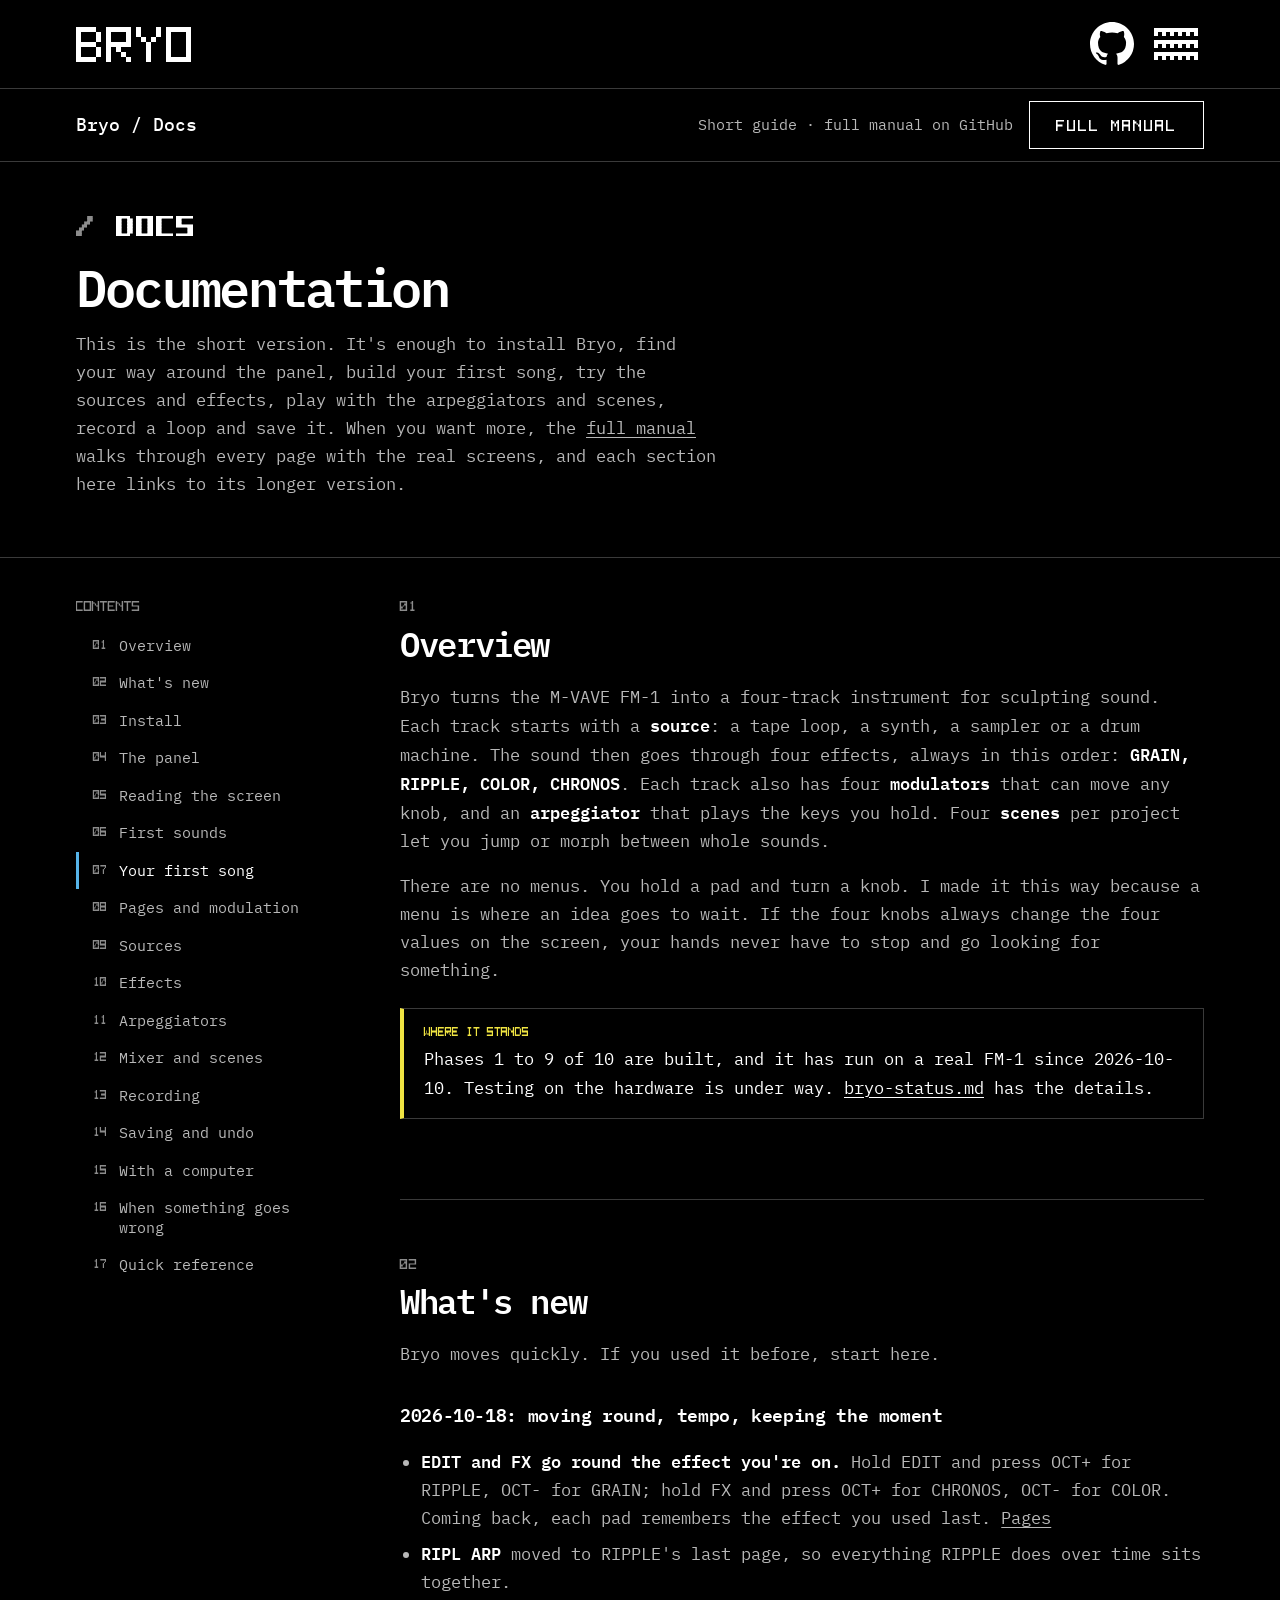
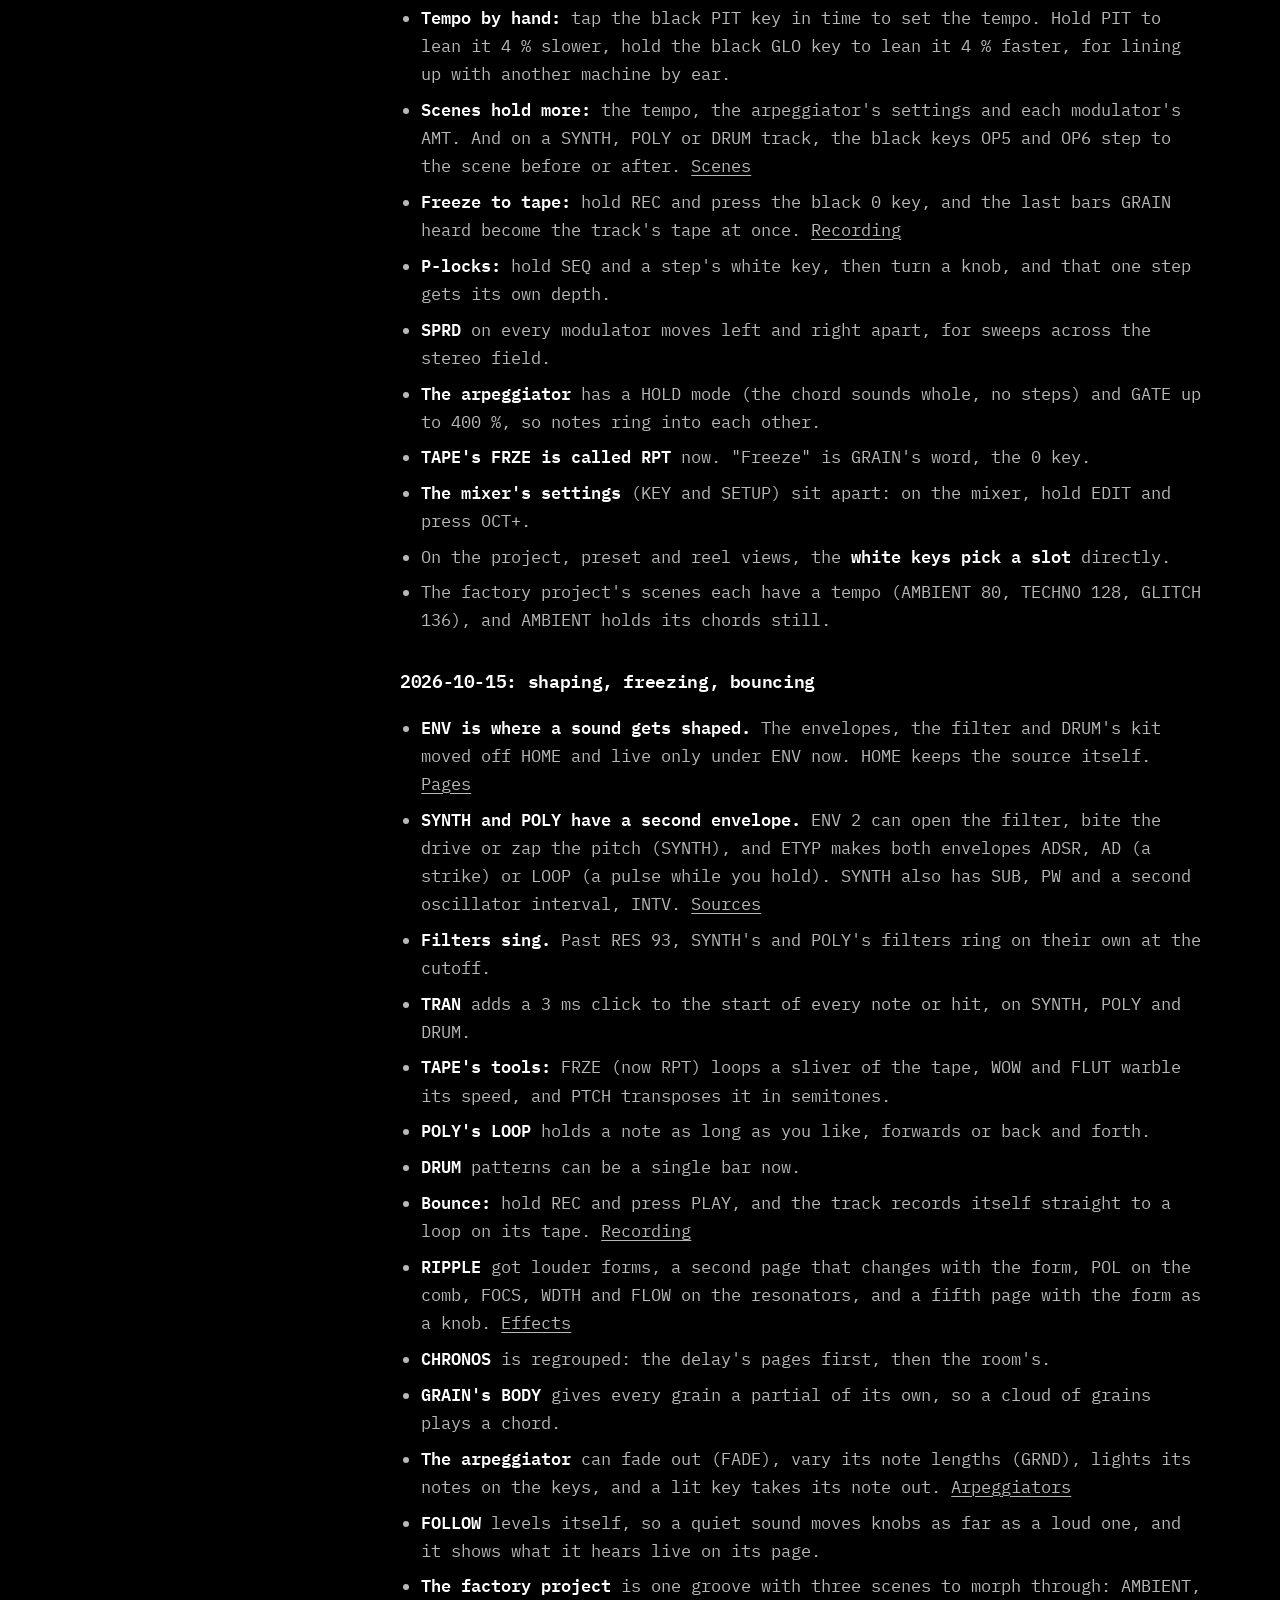
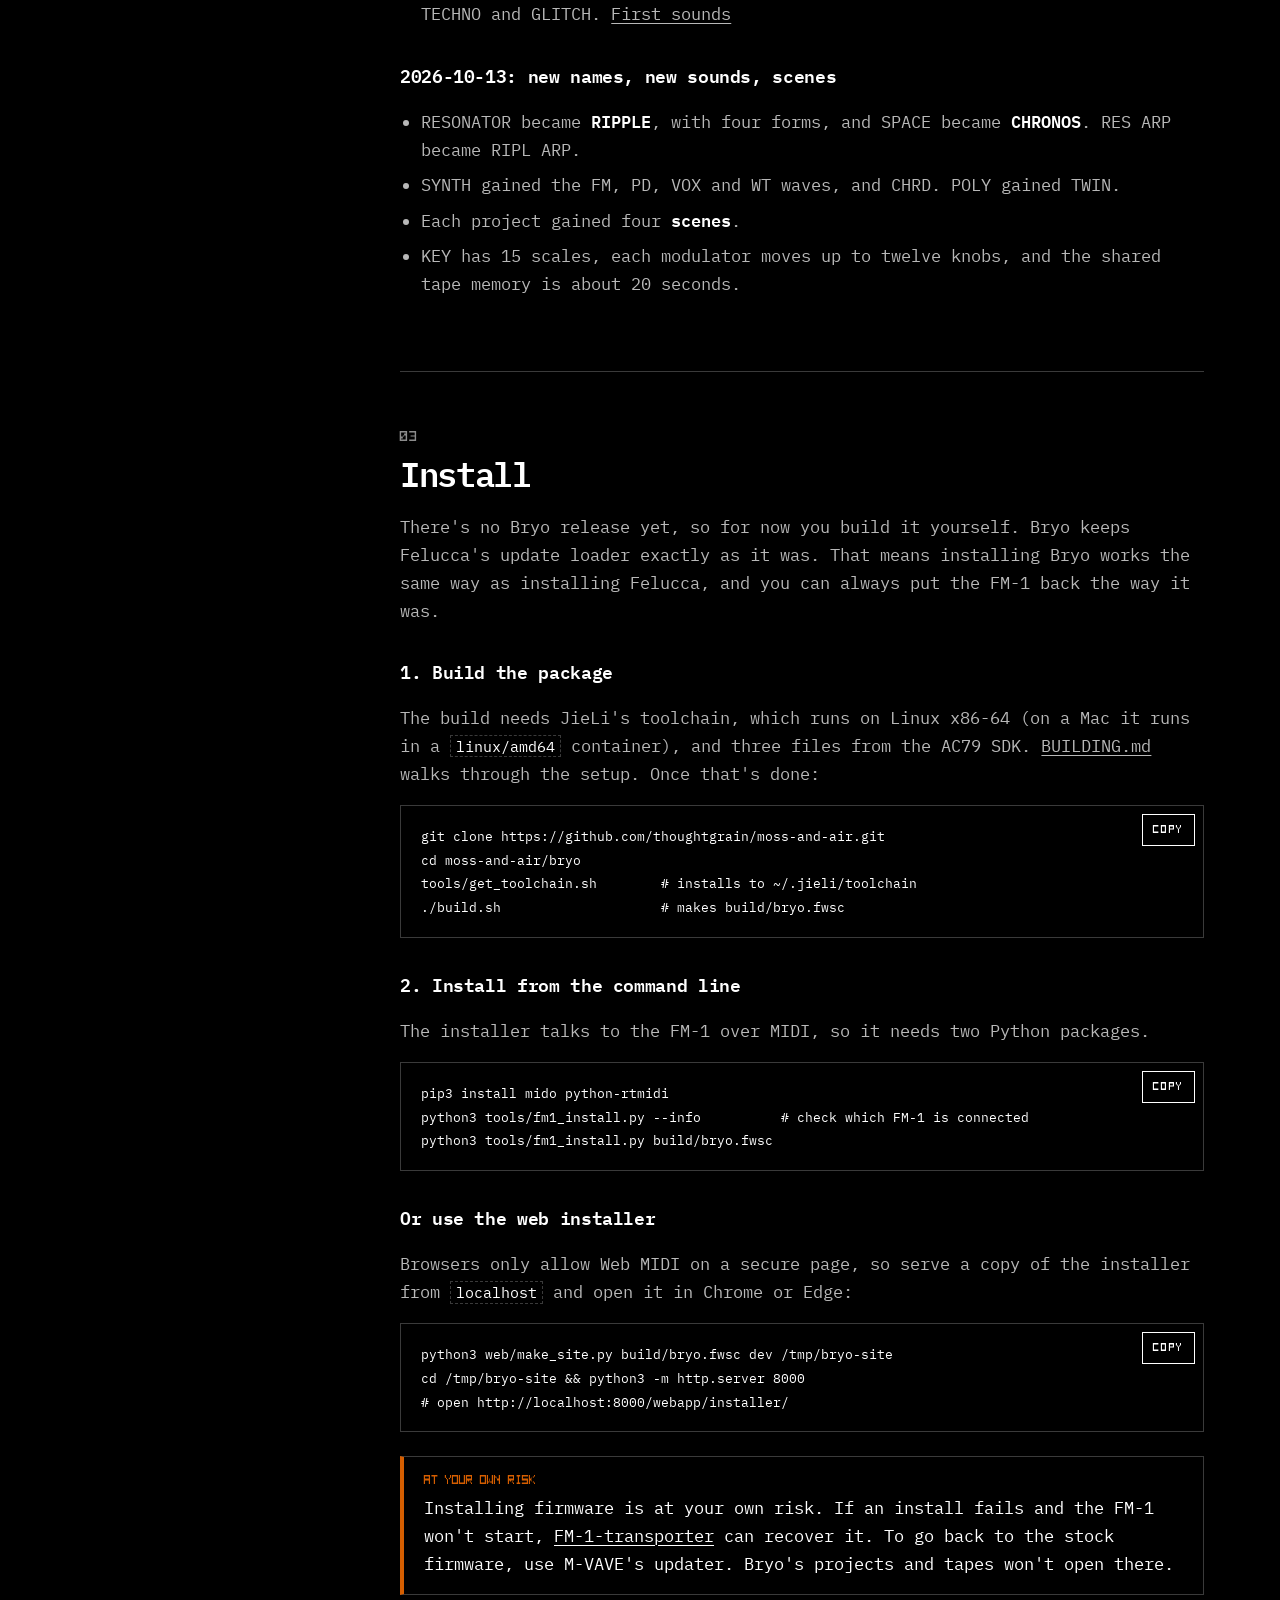
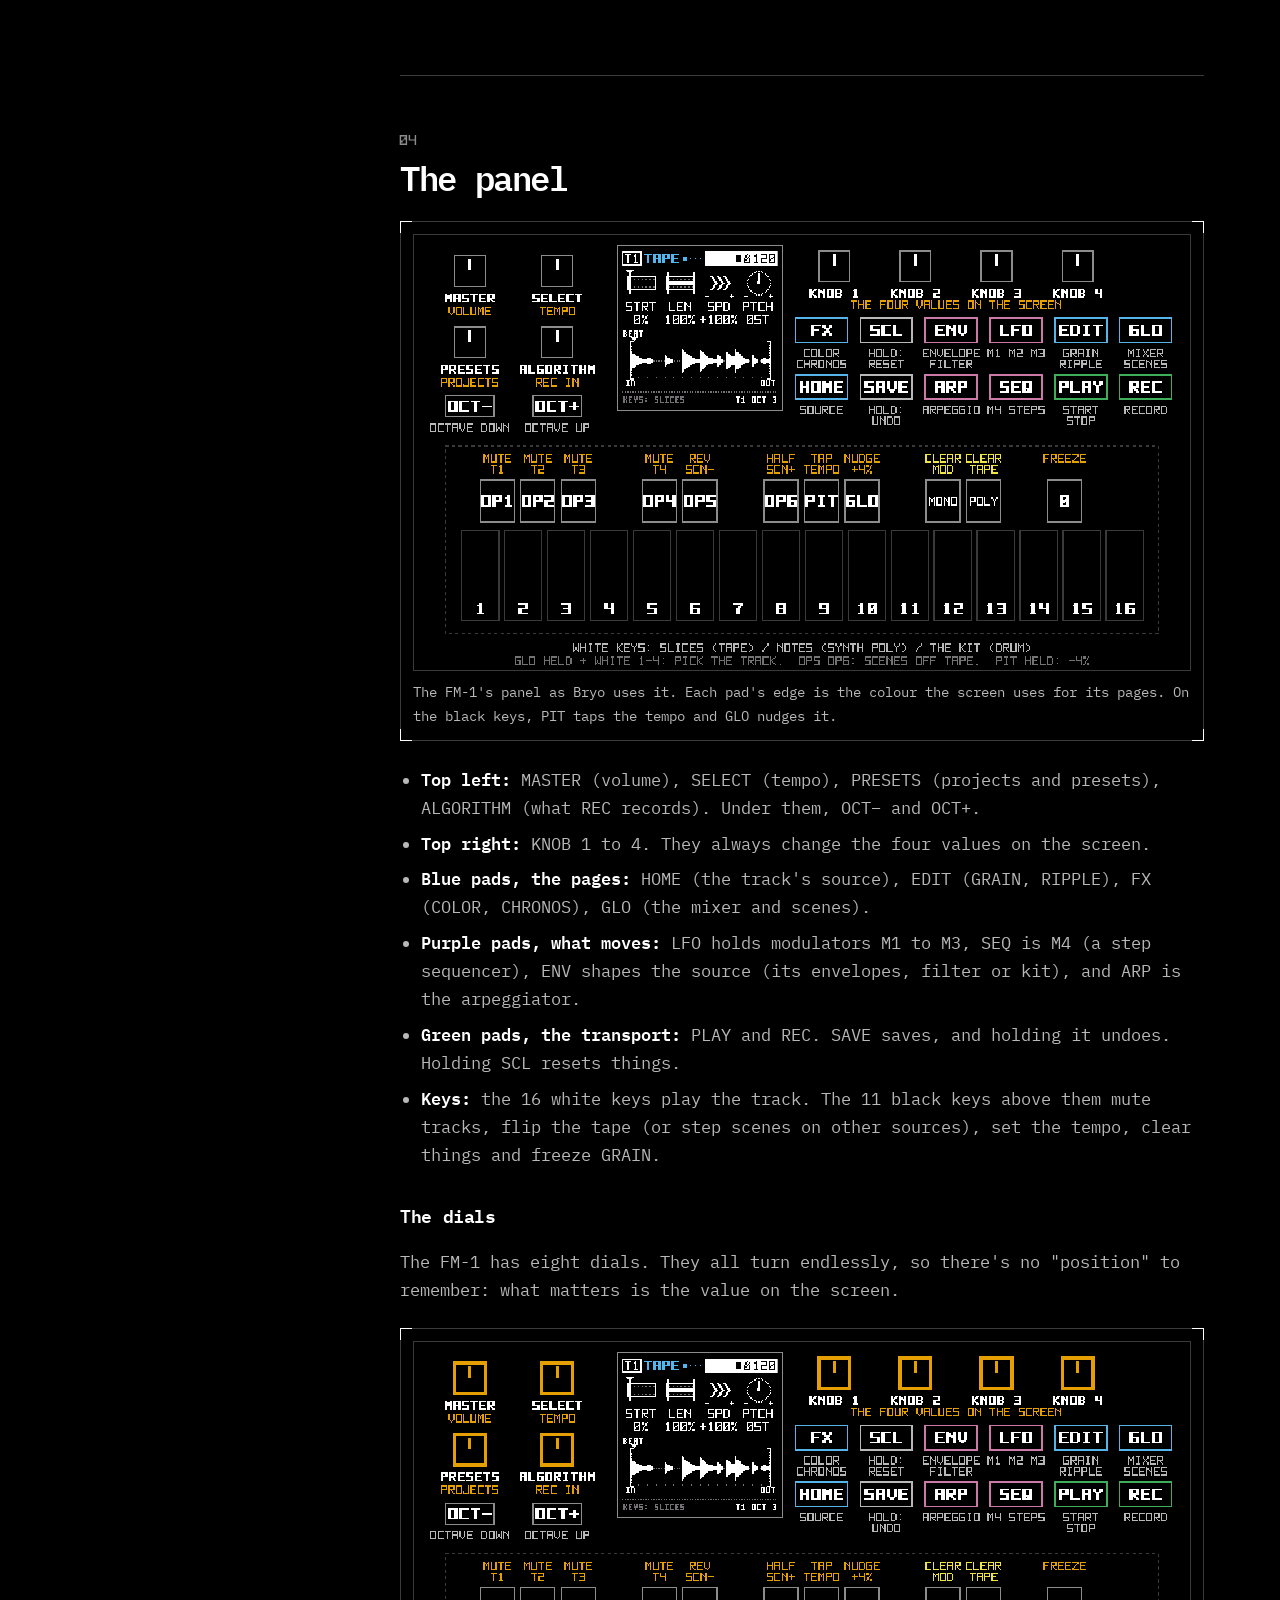
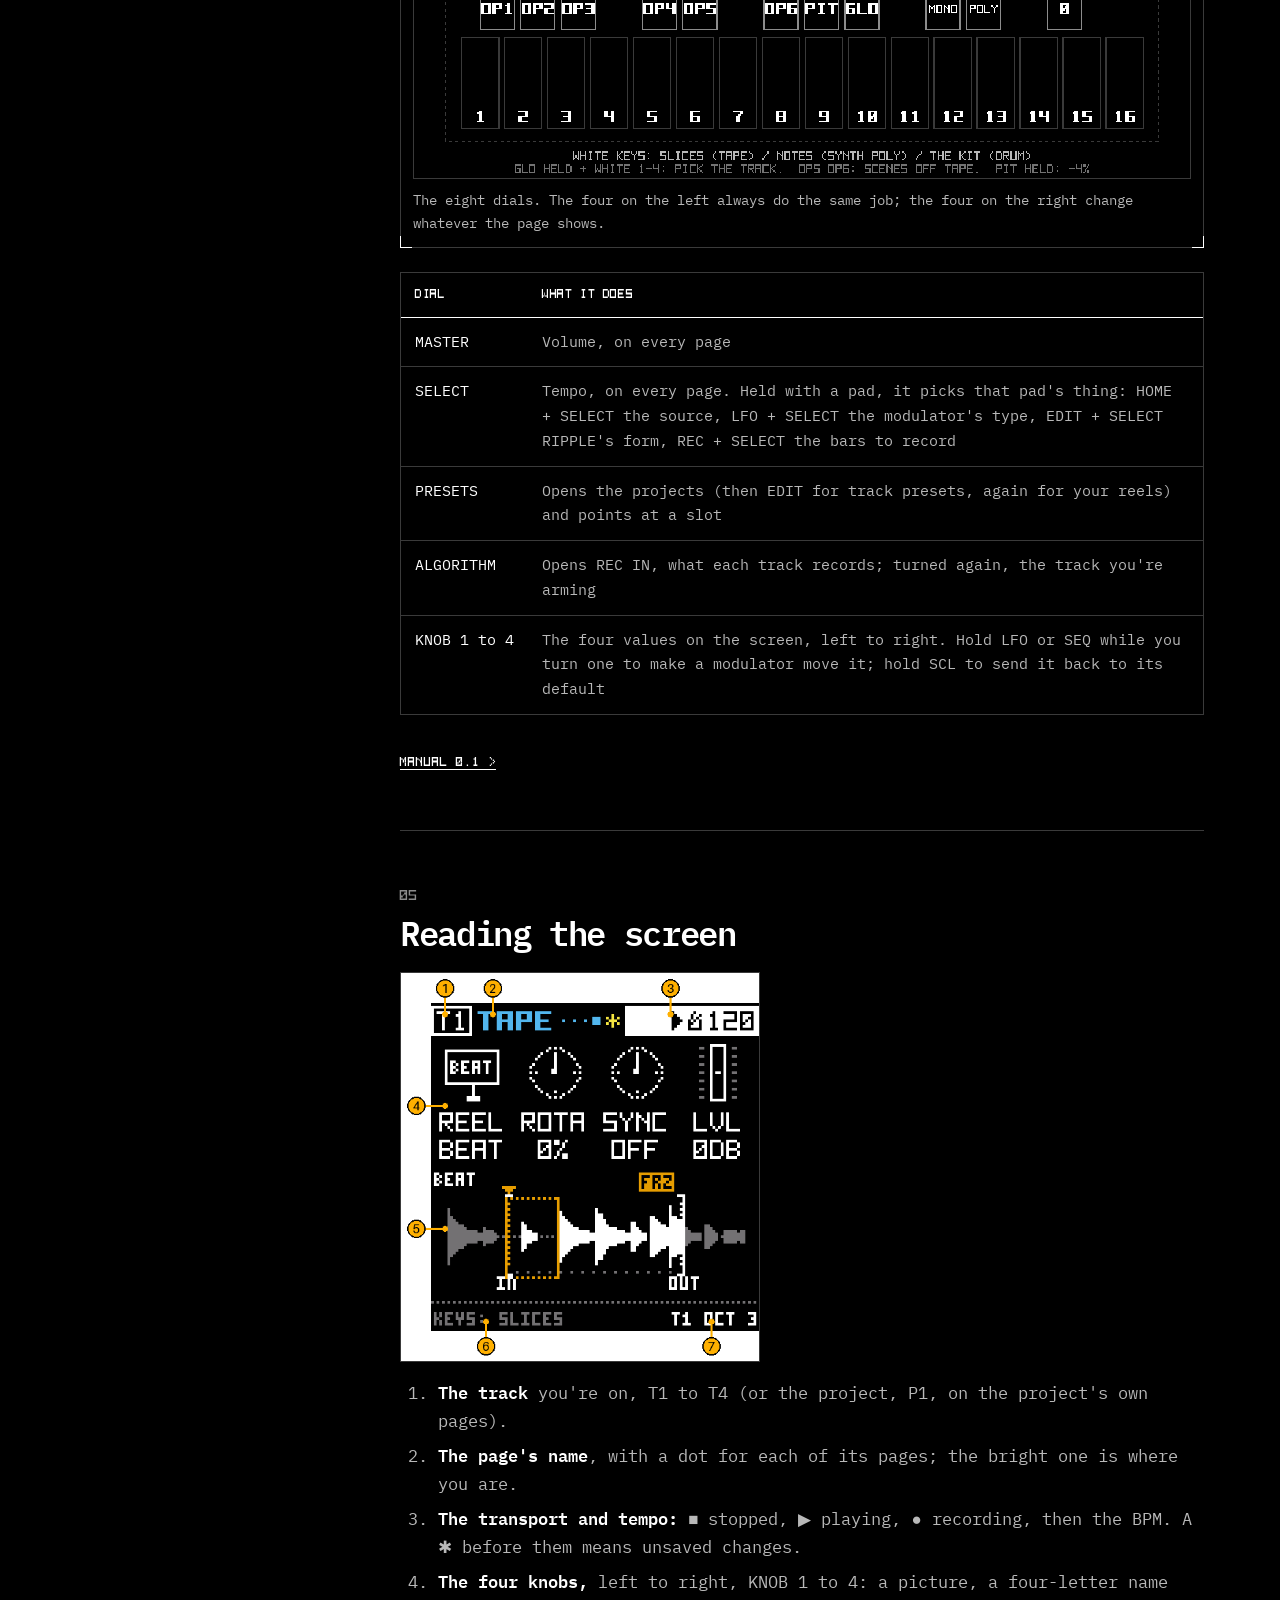
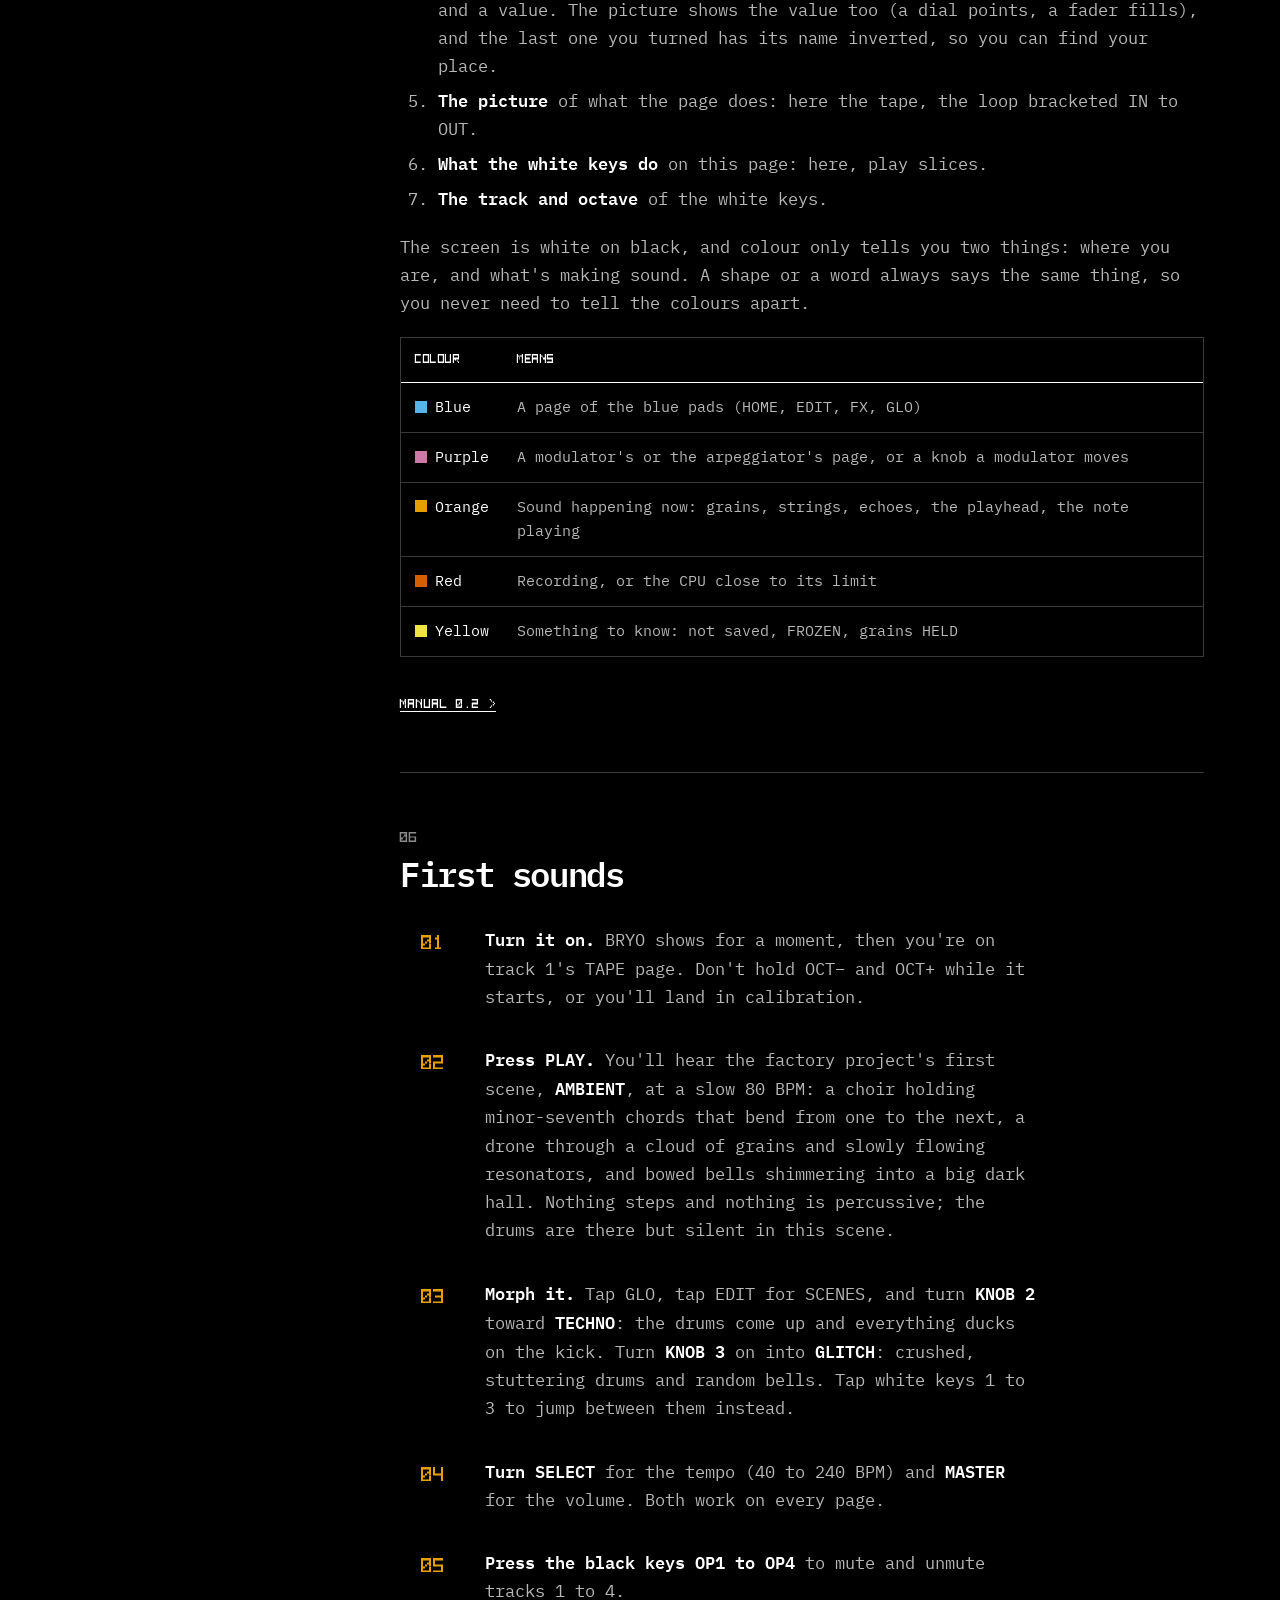
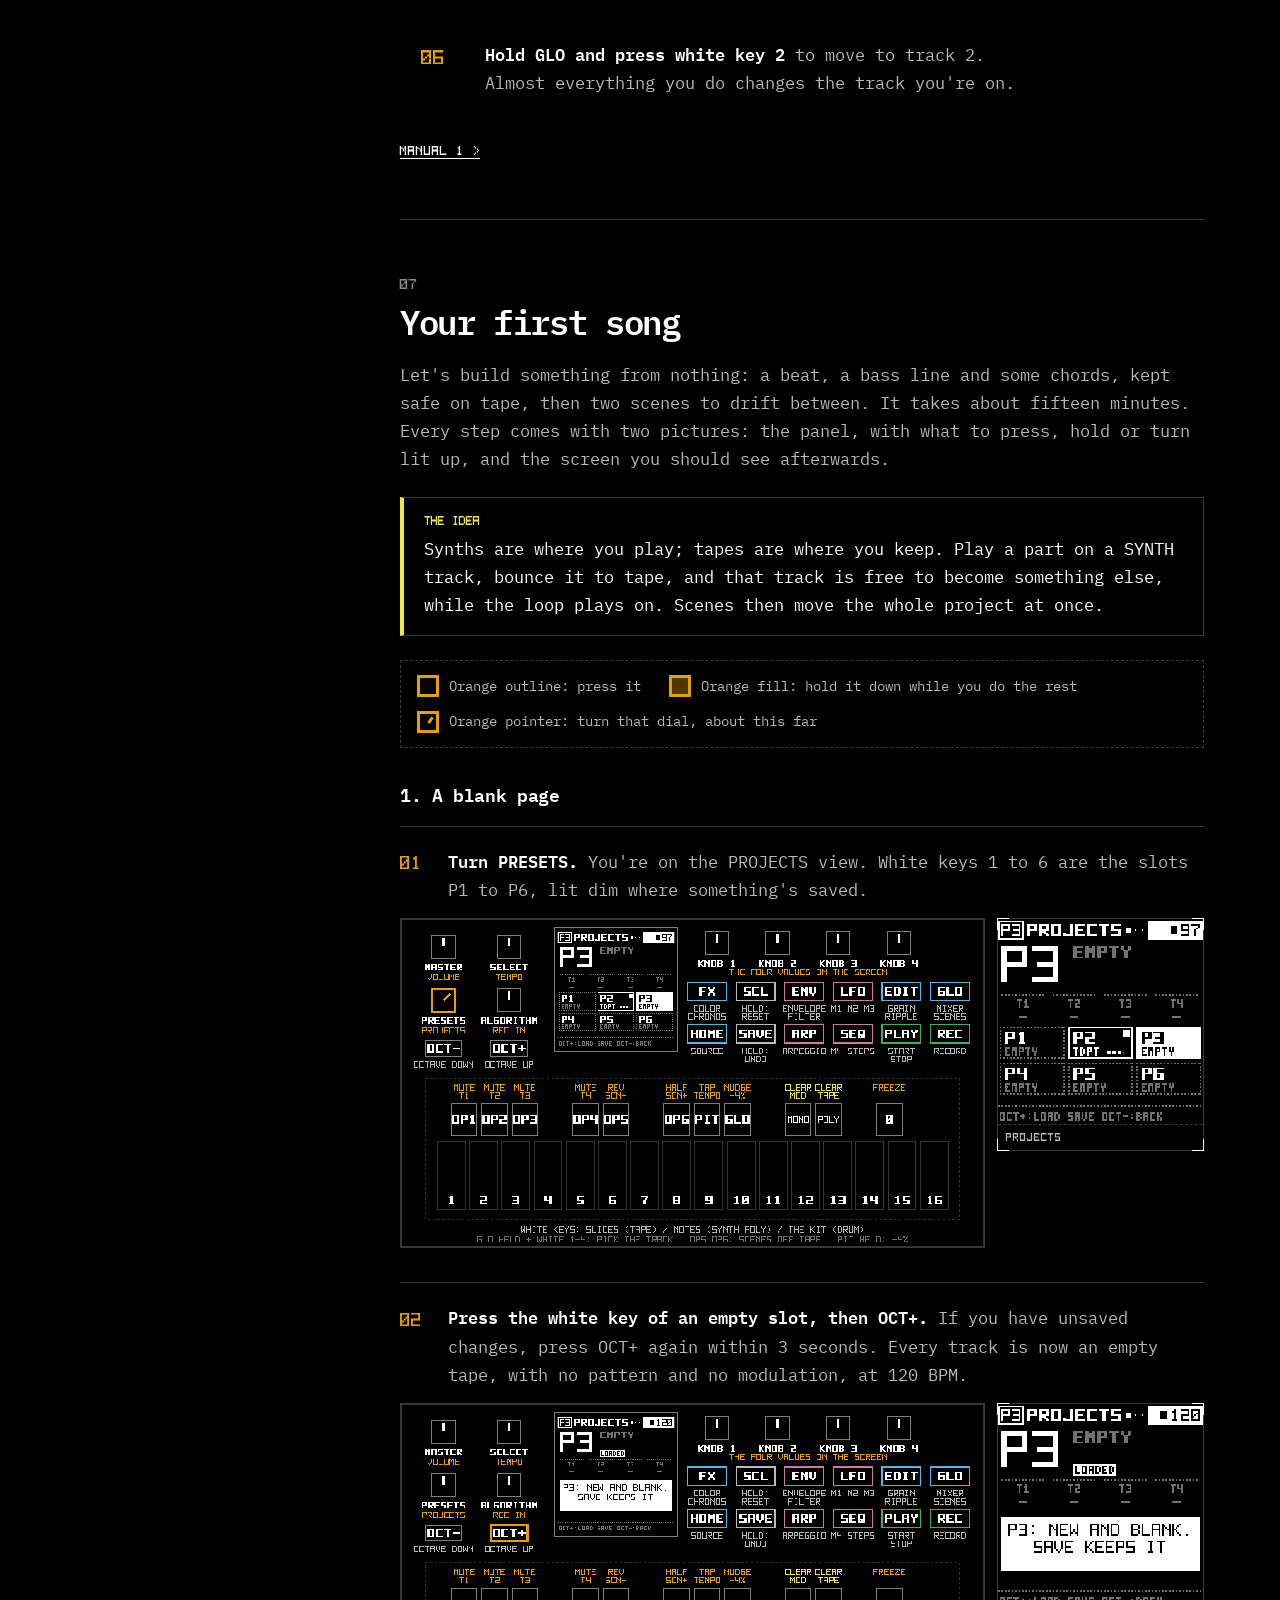
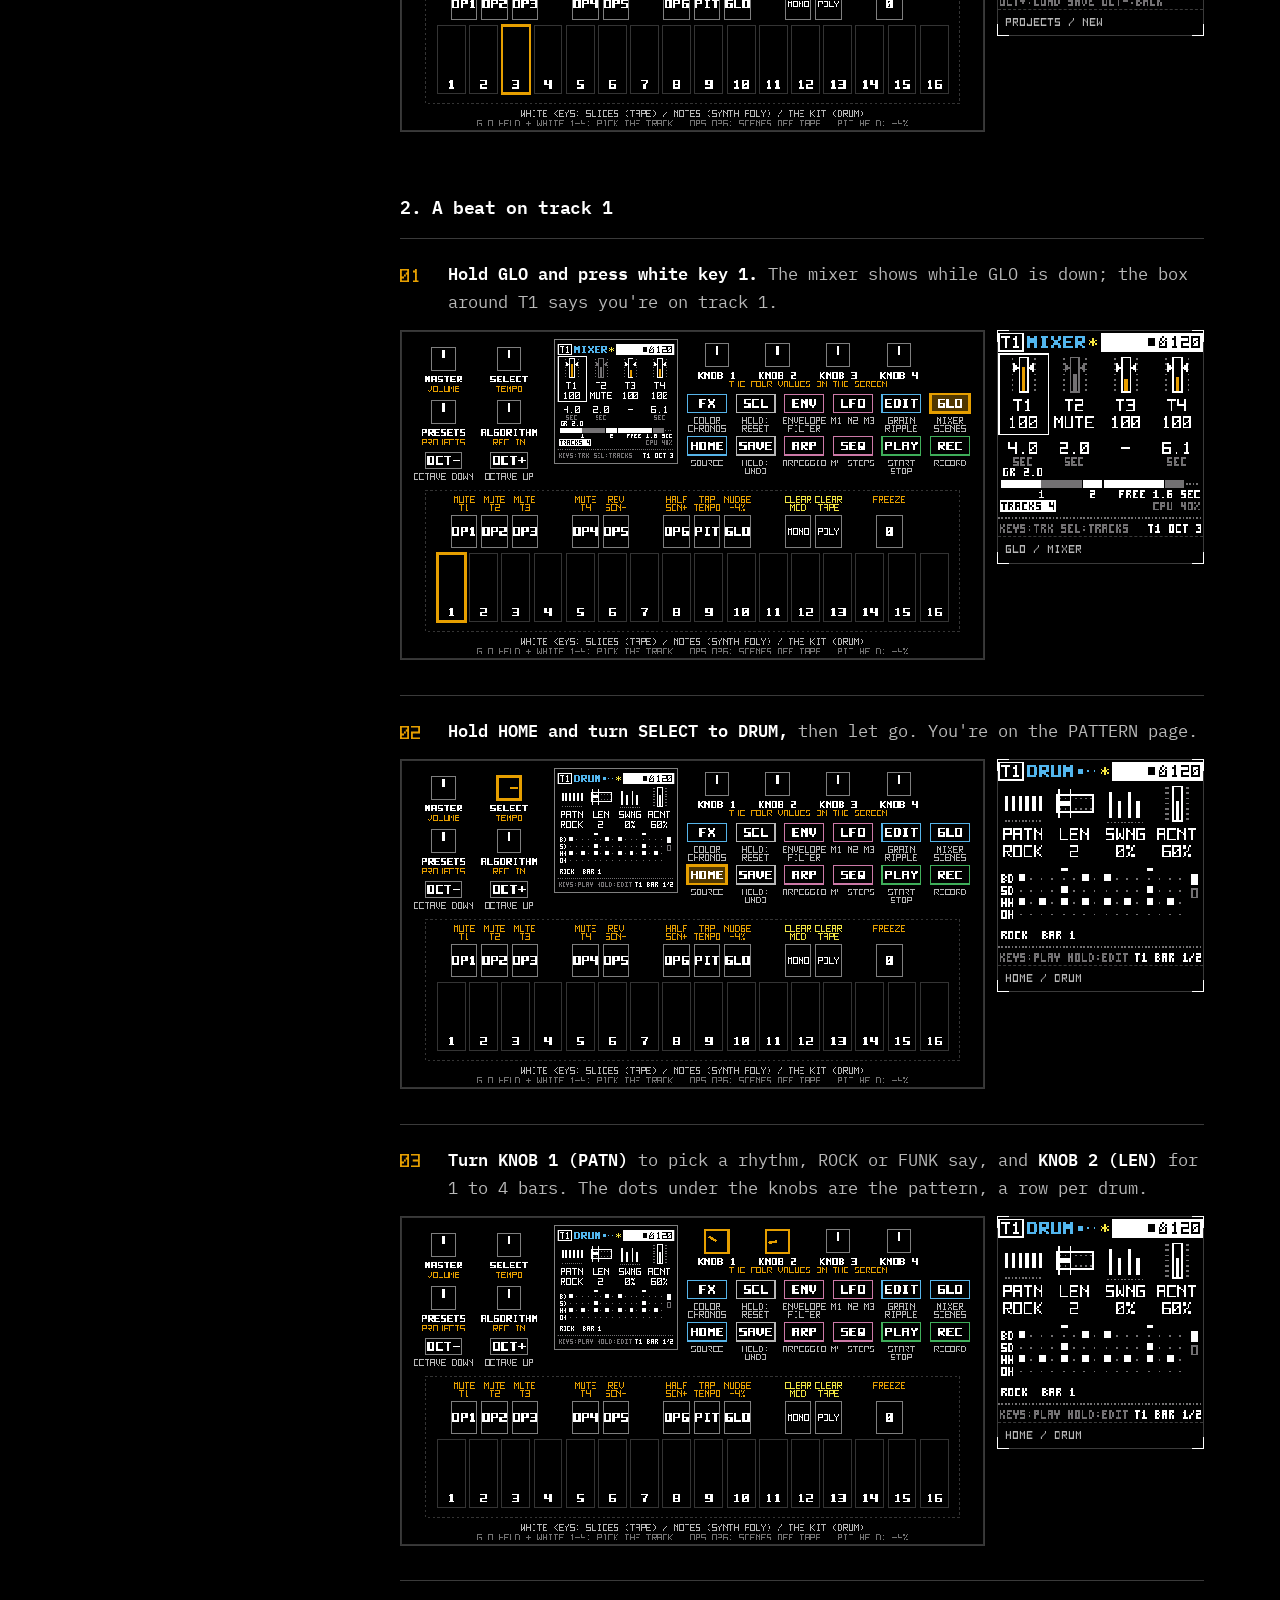
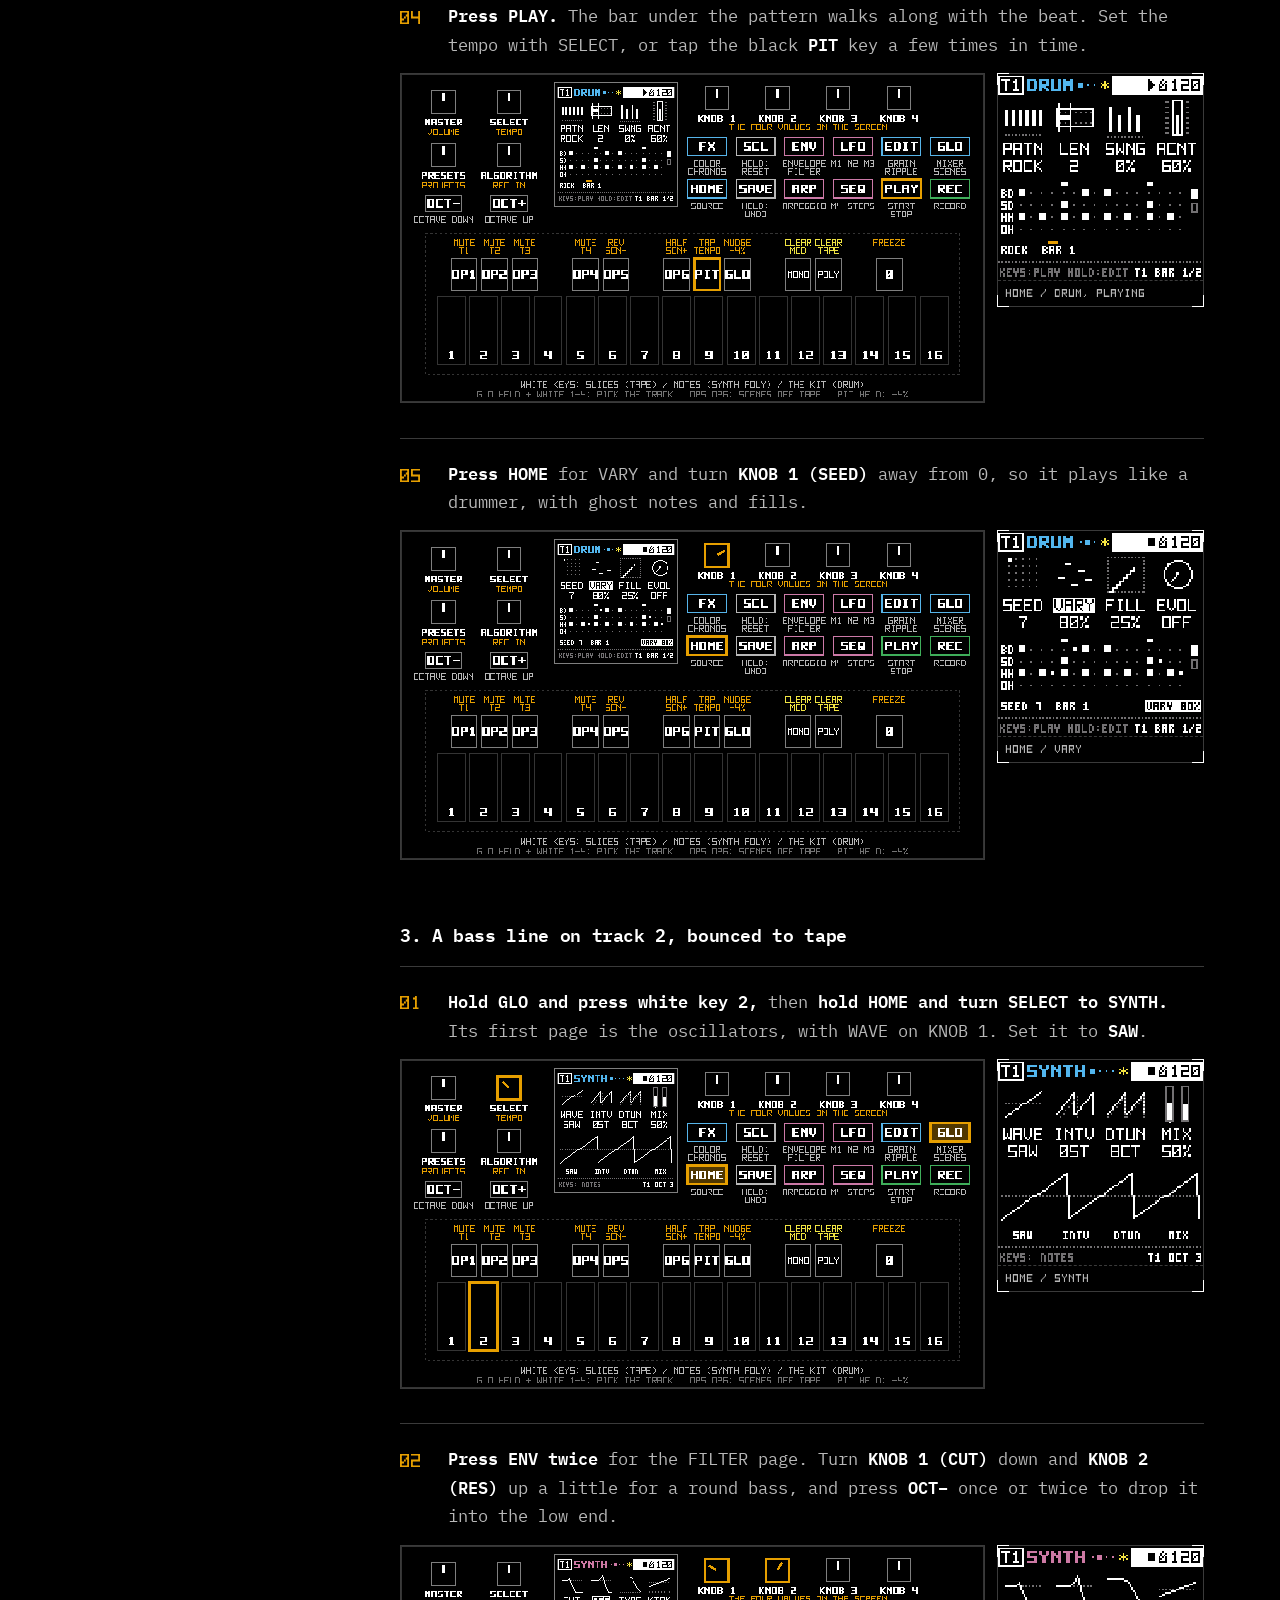
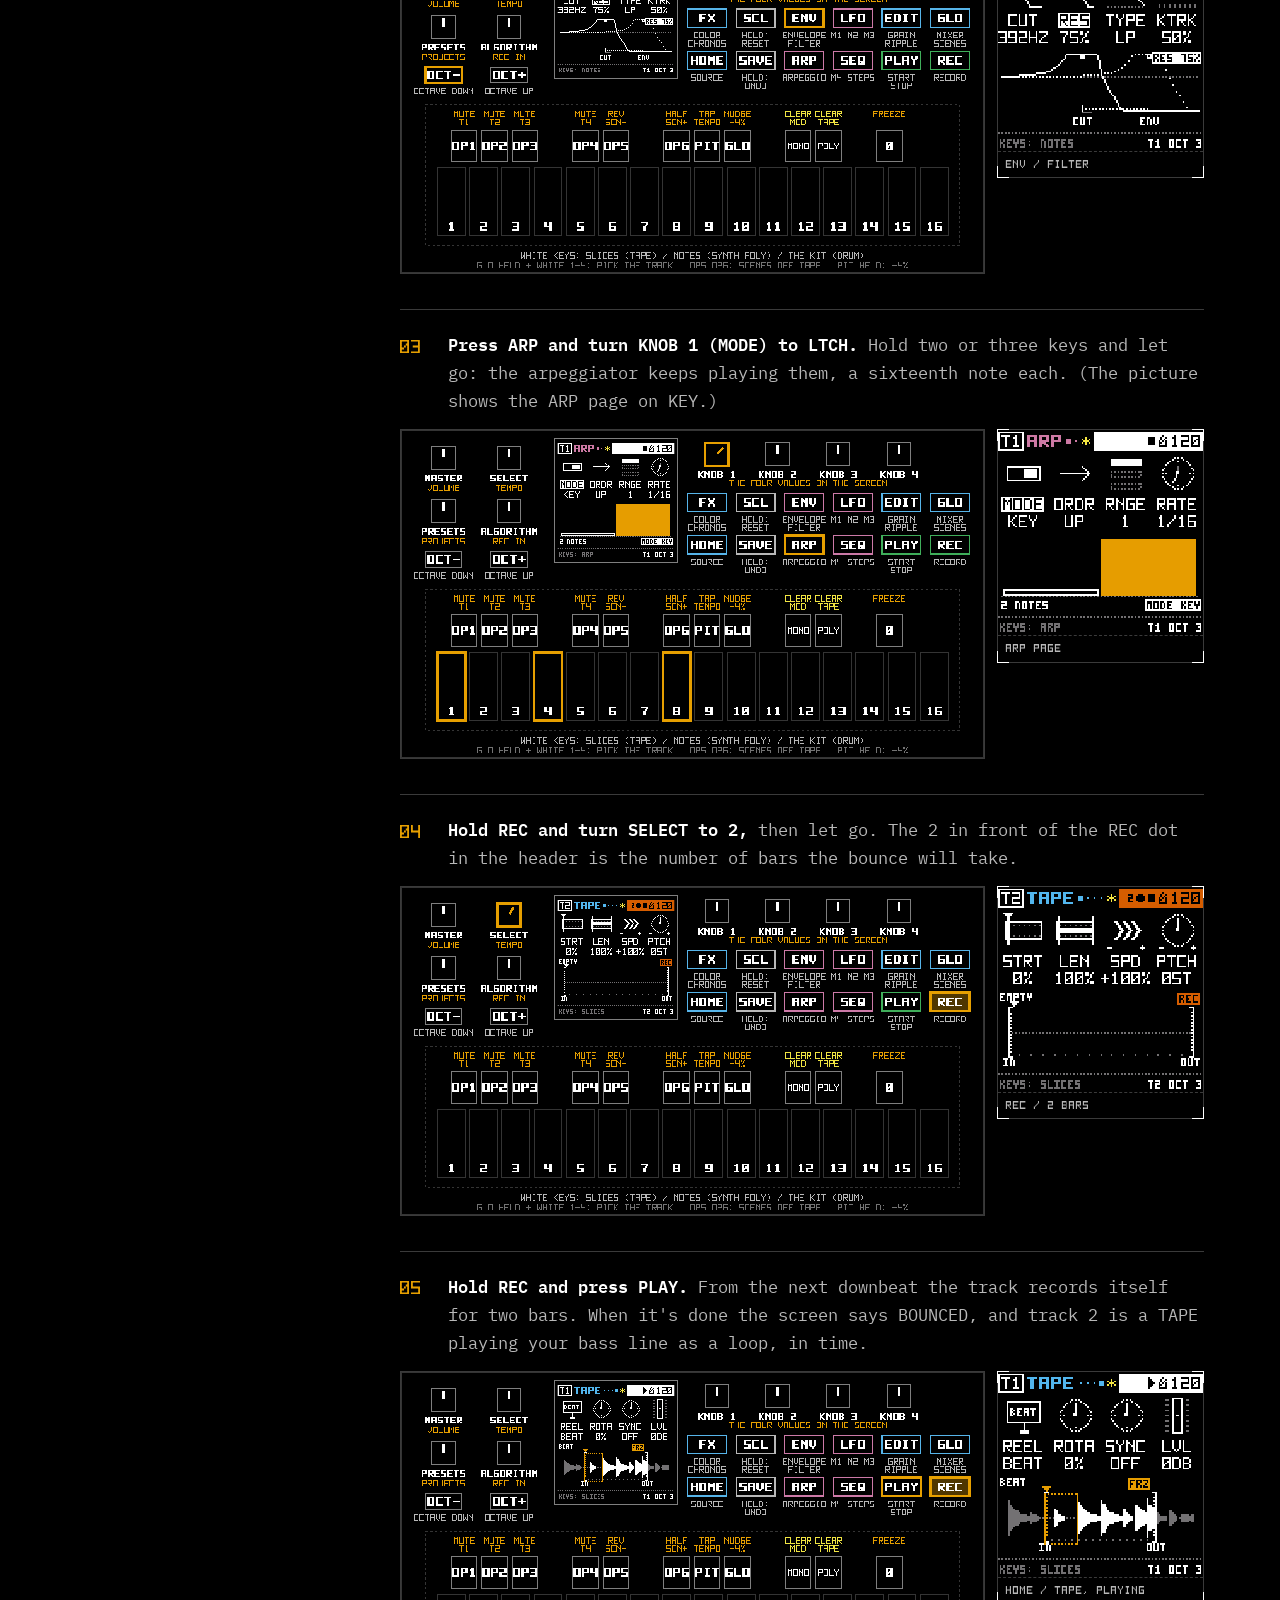
<file: docs.html>
<!doctype html>
<!-- SPDX-License-Identifier: GPL-3.0-only -->
<html lang="en">
<head>
  <meta charset="utf-8">
  <meta name="viewport" content="width=device-width, initial-scale=1">
  <title>Bryo documentation</title>
  <meta name="description" content="What's new, and how to install, play, shape, arpeggiate, morph scenes, record, bounce, save and build Bryo, the four-track sound-sculpting firmware for the M-VAVE FM-1.">
  <meta name="theme-color" content="#121212">
  <link rel="icon" href="img/favicon.svg" type="image/svg+xml">
  <link rel="preconnect" href="https://fonts.googleapis.com">
  <link rel="preconnect" href="https://fonts.gstatic.com" crossorigin>
  <link rel="stylesheet" href="https://fonts.googleapis.com/css2?family=IBM+Plex+Mono:ital,wght@0,400;0,500;0,600;0,700;1,400&display=swap">
  <link rel="preload" href="fonts/bryo-px5.woff" as="font" type="font/woff" crossorigin>
  <link rel="stylesheet" href="css/style.css">
  <script src="js/main.js" defer></script>
</head>
<body>
  <a class="skip-link" href="#main">Skip to content</a>

  <header class="site-header">
    <div class="wrap site-header__inner">
      <a class="logo" href="./">
        <img class="logo__mark pixelated" src="img/wordmark.svg" width="115" height="35" alt="Bryo, home">
      </a>
      <div class="header-actions">
        <a class="icon-btn" href="https://github.com/thoughtgrain/moss-and-air" aria-label="Bryo on GitHub">
          <svg aria-hidden="true"><use href="img/icons.svg#github"/></svg>
        </a>
        <button class="icon-btn" type="button" data-menu-open aria-haspopup="dialog" aria-controls="menu" aria-expanded="false" aria-label="Open menu">
          <svg aria-hidden="true"><use href="img/icons.svg#menu"/></svg>
        </button>
      </div>
    </div>
  </header>

  <dialog class="menu" id="menu" aria-label="Site menu">
    <div class="wrap">
      <div class="menu__top">
        <a class="logo" href="./">
          <img class="logo__mark pixelated" src="img/wordmark.svg" width="115" height="35" alt="Bryo, home">
        </a>
        <button class="icon-btn" type="button" data-menu-close aria-label="Close menu">
          <svg aria-hidden="true"><use href="img/icons.svg#close"/></svg>
        </button>
      </div>
      <nav aria-label="Main">
        <ul class="menu__list">
          <li><a href="./#instrument"><span>01</span>Instrument</a></li>
          <li><a href="./#tour"><span>02</span>Watch your hands</a></li>
          <li><a href="./#chain"><span>03</span>The chain</a></li>
          <li><a href="./#sources"><span>04</span>Sources</a></li>
          <li><a href="./#mod"><span>05</span>Modulation</a></li>
          <li><a href="./#arps"><span>06</span>Arpeggiators</a></li>
          <li><a href="./#scenes"><span>07</span>Scenes</a></li>
          <li><a href="./#specs"><span>08</span>Specs</a></li>
          <li><a href="./#get"><span>09</span>Get it</a></li>
          <li><a href="./#thanks"><span>10</span>Thanks, Felucca</a></li>
          <li><a href="docs.html" aria-current="page"><span>//</span>Documentation</a></li>
          <li><a href="https://github.com/thoughtgrain/moss-and-air"><span>&gt;&gt;</span>GitHub</a></li>
        </ul>
      </nav>
    </div>
  </dialog>

  <div class="product-bar">
    <div class="wrap product-bar__inner">
      <p class="product-bar__name">Bryo <span aria-hidden="true">/</span> Docs</p>
      <p class="product-bar__meta">Short guide · full manual on GitHub</p>
      <a class="btn" href="https://github.com/thoughtgrain/moss-and-air/blob/HEAD/bryo/docs/manual/README.md">Full manual</a>
    </div>
  </div>

  <main id="main">
    <div class="docs-hero">
      <div class="wrap">
        <span class="section__num px"><span class="slash" aria-hidden="true">/</span> Docs</span>
        <h1 class="section__title">Documentation</h1>
        <div class="prose">
          <p>This is the short version. It's enough to install Bryo, find your way around the panel, build your first song, try the sources and effects, play with the arpeggiators and scenes, record a loop and save it. When you want more, the <a href="https://github.com/thoughtgrain/moss-and-air/blob/HEAD/bryo/docs/manual/README.md">full manual</a> walks through every page with the real screens, and each section here links to its longer version.</p>
        </div>
      </div>
    </div>

    <div class="wrap docs">
      <details class="toc" open>
        <summary class="px">Contents</summary>
        <nav aria-label="On this page">
          <ol>
            <li><a href="#overview">Overview</a></li>
            <li><a href="#new">What's new</a></li>
            <li><a href="#install">Install</a></li>
            <li><a href="#panel">The panel</a></li>
            <li><a href="#screen">Reading the screen</a></li>
            <li><a href="#first">First sounds</a></li>
            <li><a href="#song">Your first song</a></li>
            <li><a href="#pages">Pages and modulation</a></li>
            <li><a href="#sources">Sources</a></li>
            <li><a href="#effects">Effects</a></li>
            <li><a href="#arps">Arpeggiators</a></li>
            <li><a href="#mixer">Mixer and scenes</a></li>
            <li><a href="#record">Recording</a></li>
            <li><a href="#save">Saving and undo</a></li>
            <li><a href="#usb">With a computer</a></li>
            <li><a href="#trouble">When something goes wrong</a></li>
            <li><a href="#reference">Quick reference</a></li>
            <li><a href="#build">Building and testing</a></li>
            <li><a href="#credits">Credits and licence</a></li>
          </ol>
        </nav>
      </details>

      <article class="doc">
        <section id="overview" aria-labelledby="h-overview">
          <h2 id="h-overview"><span class="px">01</span>Overview</h2>
          <p>Bryo turns the M-VAVE FM-1 into a four-track instrument for sculpting sound. Each track starts with a <strong>source</strong>: a tape loop, a synth, a sampler or a drum machine. The sound then goes through four effects, always in this order: <strong>GRAIN, RIPPLE, COLOR, CHRONOS</strong>. Each track also has four <strong>modulators</strong> that can move any knob, and an <strong>arpeggiator</strong> that plays the keys you hold. Four <strong>scenes</strong> per project let you jump or morph between whole sounds.</p>
          <p>There are no menus. You hold a pad and turn a knob. I made it this way because a menu is where an idea goes to wait. If the four knobs always change the four values on the screen, your hands never have to stop and go looking for something.</p>
          <div class="callout">
            <span class="px">Where it stands</span>
            <p>Phases 1 to 9 of 10 are built, and it has run on a real FM-1 since 2026-10-10. Testing on the hardware is under way. <a href="https://github.com/thoughtgrain/moss-and-air/blob/HEAD/bryo/docs/bryo-status.md">bryo-status.md</a> has the details.</p>
          </div>
        </section>

        <section id="new" aria-labelledby="h-new">
          <h2 id="h-new"><span class="px">02</span>What's new</h2>
          <p>Bryo moves quickly. If you used it before, start here.</p>

          <h3>2026-10-18: moving round, tempo, keeping the moment</h3>
          <ul>
            <li><strong>EDIT and FX go round the effect you're on.</strong> Hold EDIT and press OCT+ for RIPPLE, OCT- for GRAIN; hold FX and press OCT+ for CHRONOS, OCT- for COLOR. Coming back, each pad remembers the effect you used last. <a href="#pages">Pages</a></li>
            <li><strong>RIPL ARP</strong> moved to RIPPLE's last page, so everything RIPPLE does over time sits together.</li>
            <li><strong>Tempo by hand:</strong> tap the black PIT key in time to set the tempo. Hold PIT to lean it 4&nbsp;% slower, hold the black GLO key to lean it 4&nbsp;% faster, for lining up with another machine by ear.</li>
            <li><strong>Scenes hold more:</strong> the tempo, the arpeggiator's settings and each modulator's AMT. And on a SYNTH, POLY or DRUM track, the black keys OP5 and OP6 step to the scene before or after. <a href="#mixer">Scenes</a></li>
            <li><strong>Freeze to tape:</strong> hold REC and press the black 0 key, and the last bars GRAIN heard become the track's tape at once. <a href="#record">Recording</a></li>
            <li><strong>P-locks:</strong> hold SEQ and a step's white key, then turn a knob, and that one step gets its own depth.</li>
            <li><strong>SPRD</strong> on every modulator moves left and right apart, for sweeps across the stereo field.</li>
            <li><strong>The arpeggiator</strong> has a HOLD mode (the chord sounds whole, no steps) and GATE up to 400&nbsp;%, so notes ring into each other.</li>
            <li><strong>TAPE's FRZE is called RPT</strong> now. "Freeze" is GRAIN's word, the 0 key.</li>
            <li><strong>The mixer's settings</strong> (KEY and SETUP) sit apart: on the mixer, hold EDIT and press OCT+.</li>
            <li>On the project, preset and reel views, the <strong>white keys pick a slot</strong> directly.</li>
            <li>The factory project's scenes each have a tempo (AMBIENT 80, TECHNO 128, GLITCH 136), and AMBIENT holds its chords still.</li>
          </ul>

          <h3>2026-10-15: shaping, freezing, bouncing</h3>
          <ul>
            <li><strong>ENV is where a sound gets shaped.</strong> The envelopes, the filter and DRUM's kit moved off HOME and live only under ENV now. HOME keeps the source itself. <a href="#pages">Pages</a></li>
            <li><strong>SYNTH and POLY have a second envelope.</strong> ENV 2 can open the filter, bite the drive or zap the pitch (SYNTH), and ETYP makes both envelopes ADSR, AD (a strike) or LOOP (a pulse while you hold). SYNTH also has SUB, PW and a second oscillator interval, INTV. <a href="#sources">Sources</a></li>
            <li><strong>Filters sing.</strong> Past RES 93, SYNTH's and POLY's filters ring on their own at the cutoff.</li>
            <li><strong>TRAN</strong> adds a 3 ms click to the start of every note or hit, on SYNTH, POLY and DRUM.</li>
            <li><strong>TAPE's tools:</strong> FRZE (now RPT) loops a sliver of the tape, WOW and FLUT warble its speed, and PTCH transposes it in semitones.</li>
            <li><strong>POLY's LOOP</strong> holds a note as long as you like, forwards or back and forth.</li>
            <li><strong>DRUM</strong> patterns can be a single bar now.</li>
            <li><strong>Bounce:</strong> hold REC and press PLAY, and the track records itself straight to a loop on its tape. <a href="#record">Recording</a></li>
            <li><strong>RIPPLE</strong> got louder forms, a second page that changes with the form, POL on the comb, FOCS, WDTH and FLOW on the resonators, and a fifth page with the form as a knob. <a href="#effects">Effects</a></li>
            <li><strong>CHRONOS</strong> is regrouped: the delay's pages first, then the room's.</li>
            <li><strong>GRAIN's BODY</strong> gives every grain a partial of its own, so a cloud of grains plays a chord.</li>
            <li><strong>The arpeggiator</strong> can fade out (FADE), vary its note lengths (GRND), lights its notes on the keys, and a lit key takes its note out. <a href="#arps">Arpeggiators</a></li>
            <li><strong>FOLLOW</strong> levels itself, so a quiet sound moves knobs as far as a loud one, and it shows what it hears live on its page.</li>
            <li><strong>The factory project</strong> is one groove with three scenes to morph through: AMBIENT, TECHNO and GLITCH. <a href="#first">First sounds</a></li>
          </ul>

          <h3>2026-10-13: new names, new sounds, scenes</h3>
          <ul>
            <li>RESONATOR became <strong>RIPPLE</strong>, with four forms, and SPACE became <strong>CHRONOS</strong>. RES ARP became RIPL ARP.</li>
            <li>SYNTH gained the FM, PD, VOX and WT waves, and CHRD. POLY gained TWIN.</li>
            <li>Each project gained four <strong>scenes</strong>.</li>
            <li>KEY has 15 scales, each modulator moves up to twelve knobs, and the shared tape memory is about 20 seconds.</li>
          </ul>
        </section>

        <section id="install" aria-labelledby="h-install">
          <h2 id="h-install"><span class="px">03</span>Install</h2>
          <p>There's no Bryo release yet, so for now you build it yourself. Bryo keeps Felucca's update loader exactly as it was. That means installing Bryo works the same way as installing Felucca, and you can always put the FM-1 back the way it was.</p>

          <h3>1. Build the package</h3>
          <p>The build needs JieLi's toolchain, which runs on Linux x86-64 (on a Mac it runs in a <code>linux/amd64</code> container), and three files from the AC79 SDK. <a href="https://github.com/thoughtgrain/moss-and-air/blob/HEAD/bryo/BUILDING.md">BUILDING.md</a> walks through the setup. Once that's done:</p>
          <div class="code"><pre><code>git clone https://github.com/thoughtgrain/moss-and-air.git
cd moss-and-air/bryo
tools/get_toolchain.sh        # installs to ~/.jieli/toolchain
./build.sh                    # makes build/bryo.fwsc</code></pre></div>

          <h3>2. Install from the command line</h3>
          <p>The installer talks to the FM-1 over MIDI, so it needs two Python packages.</p>
          <div class="code"><pre><code>pip3 install mido python-rtmidi
python3 tools/fm1_install.py --info          # check which FM-1 is connected
python3 tools/fm1_install.py build/bryo.fwsc</code></pre></div>

          <h3>Or use the web installer</h3>
          <p>Browsers only allow Web MIDI on a secure page, so serve a copy of the installer from <code>localhost</code> and open it in Chrome or Edge:</p>
          <div class="code"><pre><code>python3 web/make_site.py build/bryo.fwsc dev /tmp/bryo-site
cd /tmp/bryo-site &amp;&amp; python3 -m http.server 8000
# open http://localhost:8000/webapp/installer/</code></pre></div>

          <div class="callout callout--red">
            <span class="px">At your own risk</span>
            <p>Installing firmware is at your own risk. If an install fails and the FM-1 won't start, <a href="https://github.com/kurogedelic/FM-1-transporter">FM-1-transporter</a> can recover it. To go back to the stock firmware, use M-VAVE's updater. Bryo's projects and tapes won't open there.</p>
          </div>
        </section>

        <section id="panel" aria-labelledby="h-panel">
          <h2 id="h-panel"><span class="px">04</span>The panel</h2>
          <figure class="panel-figure">
            <img src="img/panel.svg" width="960" height="540" alt="The FM-1 panel labelled for Bryo, in the screen's own lettering: MASTER, SELECT, PRESETS and ALGORITHM top left over OCT- and OCT+; the screen showing the TAPE page; KNOB 1 to 4; the pads in two rows, page pads edged blue, modulator pads purple, PLAY and REC green; the black keys' jobs over them; white keys 1 to 16.">
            <figcaption>The FM-1's panel as Bryo uses it. Each pad's edge is the colour the screen uses for its pages. On the black keys, PIT taps the tempo and GLO nudges it.</figcaption>
          </figure>
          <ul>
            <li><strong>Top left:</strong> MASTER (volume), SELECT (tempo), PRESETS (projects and presets), ALGORITHM (what REC records). Under them, OCT&minus; and OCT+.</li>
            <li><strong>Top right:</strong> KNOB 1 to 4. They always change the four values on the screen.</li>
            <li><strong>Blue pads, the pages:</strong> HOME (the track's source), EDIT (GRAIN, RIPPLE), FX (COLOR, CHRONOS), GLO (the mixer and scenes).</li>
            <li><strong>Purple pads, what moves:</strong> LFO holds modulators M1 to M3, SEQ is M4 (a step sequencer), ENV shapes the source (its envelopes, filter or kit), and ARP is the arpeggiator.</li>
            <li><strong>Green pads, the transport:</strong> PLAY and REC. SAVE saves, and holding it undoes. Holding SCL resets things.</li>
            <li><strong>Keys:</strong> the 16 white keys play the track. The 11 black keys above them mute tracks, flip the tape (or step scenes on other sources), set the tempo, clear things and freeze GRAIN.</li>
          </ul>
          <h3>The dials</h3>
          <p>The FM-1 has eight dials. They all turn endlessly, so there's no "position" to remember: what matters is the value on the screen.</p>
          <figure class="panel-figure">
            <img src="img/steps/dials.svg" width="960" height="540" alt="The FM-1's eight dials lit in orange: MASTER, SELECT, PRESETS and ALGORITHM top left, KNOB 1 to 4 top right." loading="lazy">
            <figcaption>The eight dials. The four on the left always do the same job; the four on the right change whatever the page shows.</figcaption>
          </figure>
          <div class="table-wrap" tabindex="0" role="region" aria-label="The dials">
            <table>
              <thead><tr><th scope="col">Dial</th><th scope="col">What it does</th></tr></thead>
              <tbody>
                <tr><td>MASTER</td><td>Volume, on every page</td></tr>
                <tr><td>SELECT</td><td>Tempo, on every page. Held with a pad, it picks that pad's thing: HOME + SELECT the source, LFO + SELECT the modulator's type, EDIT + SELECT RIPPLE's form, REC + SELECT the bars to record</td></tr>
                <tr><td>PRESETS</td><td>Opens the projects (then EDIT for track presets, again for your reels) and points at a slot</td></tr>
                <tr><td>ALGORITHM</td><td>Opens REC IN, what each track records; turned again, the track you're arming</td></tr>
                <tr><td>KNOB 1 to 4</td><td>The four values on the screen, left to right. Hold LFO or SEQ while you turn one to make a modulator move it; hold SCL to send it back to its default</td></tr>
              </tbody>
            </table>
          </div>
          <a class="more" href="https://github.com/thoughtgrain/moss-and-air/blob/HEAD/bryo/docs/manual/README.md#01-the-panel">Manual 0.1 &gt;</a>
        </section>

        <section id="screen" aria-labelledby="h-screen">
          <h2 id="h-screen"><span class="px">05</span>Reading the screen</h2>
          <figure class="screen screen--marks">
            <img src="img/screen.png" width="524" height="568" alt="The TAPE page with seven numbered marks: 1 the track, 2 the page's name and dots, 3 the transport and tempo, 4 the four knobs, 5 the picture, 6 what the white keys do, 7 the track and octave." loading="lazy">
          </figure>
          <ol class="screen-key">
            <li><strong>The track</strong> you're on, T1 to T4 (or the project, P1, on the project's own pages).</li>
            <li><strong>The page's name</strong>, with a dot for each of its pages; the bright one is where you are.</li>
            <li><strong>The transport and tempo:</strong> &#9632; stopped, &#9654; playing, &#9679; recording, then the BPM. A &#10033; before them means unsaved changes.</li>
            <li><strong>The four knobs,</strong> left to right, KNOB 1 to 4: a picture, a four-letter name and a value. The picture shows the value too (a dial points, a fader fills), and the last one you turned has its name inverted, so you can find your place.</li>
            <li><strong>The picture</strong> of what the page does: here the tape, the loop bracketed IN to OUT.</li>
            <li><strong>What the white keys do</strong> on this page: here, play slices.</li>
            <li><strong>The track and octave</strong> of the white keys.</li>
          </ol>
          <p>The screen is white on black, and colour only tells you two things: where you are, and what's making sound. A shape or a word always says the same thing, so you never need to tell the colours apart.</p>
          <div class="table-wrap" tabindex="0" role="region" aria-label="What the screen's colours mean">
            <table>
              <thead><tr><th scope="col">Colour</th><th scope="col">Means</th></tr></thead>
              <tbody>
                <tr><td><span class="swatch" style="background:var(--blue)" aria-hidden="true"></span>Blue</td><td>A page of the blue pads (HOME, EDIT, FX, GLO)</td></tr>
                <tr><td><span class="swatch" style="background:var(--purple)" aria-hidden="true"></span>Purple</td><td>A modulator's or the arpeggiator's page, or a knob a modulator moves</td></tr>
                <tr><td><span class="swatch" style="background:var(--orange)" aria-hidden="true"></span>Orange</td><td>Sound happening now: grains, strings, echoes, the playhead, the note playing</td></tr>
                <tr><td><span class="swatch" style="background:var(--red)" aria-hidden="true"></span>Red</td><td>Recording, or the CPU close to its limit</td></tr>
                <tr><td><span class="swatch" style="background:var(--yellow)" aria-hidden="true"></span>Yellow</td><td>Something to know: not saved, FROZEN, grains HELD</td></tr>
              </tbody>
            </table>
          </div>
          <a class="more" href="https://github.com/thoughtgrain/moss-and-air/blob/HEAD/bryo/docs/manual/README.md#02-reading-the-screen">Manual 0.2 &gt;</a>
        </section>

        <section id="first" aria-labelledby="h-first">
          <h2 id="h-first"><span class="px">06</span>First sounds</h2>
          <ol class="steps">
            <li><strong>Turn it on.</strong> BRYO shows for a moment, then you're on track 1's TAPE page. Don't hold OCT&minus; and OCT+ while it starts, or you'll land in calibration.</li>
            <li><strong>Press PLAY.</strong> You'll hear the factory project's first scene, <strong>AMBIENT</strong>, at a slow 80 BPM: a choir holding minor-seventh chords that bend from one to the next, a drone through a cloud of grains and slowly flowing resonators, and bowed bells shimmering into a big dark hall. Nothing steps and nothing is percussive; the drums are there but silent in this scene.</li>
            <li><strong>Morph it.</strong> Tap GLO, tap EDIT for SCENES, and turn <strong>KNOB 2</strong> toward <strong>TECHNO</strong>: the drums come up and everything ducks on the kick. Turn <strong>KNOB 3</strong> on into <strong>GLITCH</strong>: crushed, stuttering drums and random bells. Tap white keys 1 to 3 to jump between them instead.</li>
            <li><strong>Turn SELECT</strong> for the tempo (40 to 240 BPM) and <strong>MASTER</strong> for the volume. Both work on every page.</li>
            <li><strong>Press the black keys OP1 to OP4</strong> to mute and unmute tracks 1 to 4.</li>
            <li><strong>Hold GLO and press white key 2</strong> to move to track 2. Almost everything you do changes the track you're on.</li>
          </ol>
          <a class="more" href="https://github.com/thoughtgrain/moss-and-air/blob/HEAD/bryo/docs/manual/README.md#1-first-sounds">Manual 1 &gt;</a>
        </section>

        <section id="song" aria-labelledby="h-song">
          <h2 id="h-song"><span class="px">07</span>Your first song</h2>
          <p>Let's build something from nothing: a beat, a bass line and some chords, kept safe on tape, then two scenes to drift between. It takes about fifteen minutes. Every step comes with two pictures: the panel, with what to press, hold or turn lit up, and the screen you should see afterwards.</p>
          <div class="callout">
            <span class="px">The idea</span>
            <p>Synths are where you play; tapes are where you keep. Play a part on a SYNTH track, bounce it to tape, and that track is free to become something else, while the loop plays on. Scenes then move the whole project at once.</p>
          </div>
          <div class="walk-legend" aria-label="How to read the pictures">
            <span class="walk-legend__item"><span class="walk-legend__swatch walk-legend__swatch--press" aria-hidden="true"></span>Orange outline: press it</span>
            <span class="walk-legend__item"><span class="walk-legend__swatch walk-legend__swatch--hold" aria-hidden="true"></span>Orange fill: hold it down while you do the rest</span>
            <span class="walk-legend__item"><span class="walk-legend__swatch walk-legend__swatch--turn" aria-hidden="true"><i></i></span>Orange pointer: turn that dial, about this far</span>
          </div>

          <h3>1. A blank page</h3>
          <ol class="walk">
            <li class="walk__step">
              <div class="walk__text"><p><strong>Turn PRESETS.</strong> You're on the PROJECTS view. White keys 1 to 6 are the slots P1 to P6, lit dim where something's saved.</p></div>
              <figure class="walk__fig">
                <img class="walk__panel" src="img/steps/song-1a.svg" width="960" height="540" alt="On the panel: PRESETS turned" loading="lazy">
                <div class="walk__screen screen"><img class="pixelated" src="img/projects.png" width="480" height="480" alt="The screen: Projects" loading="lazy"><span class="px">Projects</span></div>
              </figure>
            </li>
            <li class="walk__step">
              <div class="walk__text"><p><strong>Press the white key of an empty slot, then OCT+.</strong> If you have unsaved changes, press OCT+ again within 3 seconds. Every track is now an empty tape, with no pattern and no modulation, at 120 BPM.</p></div>
              <figure class="walk__fig">
                <img class="walk__panel" src="img/steps/song-1b.svg" width="960" height="540" alt="On the panel: White key 3 then OCT+ pressed" loading="lazy">
                <div class="walk__screen screen"><img class="pixelated" src="img/project_new.png" width="480" height="480" alt="The screen: Projects / New" loading="lazy"><span class="px">Projects / New</span></div>
              </figure>
            </li>
          </ol>

          <h3>2. A beat on track 1</h3>
          <ol class="walk">
            <li class="walk__step">
              <div class="walk__text"><p><strong>Hold GLO and press white key 1.</strong> The mixer shows while GLO is down; the box around T1 says you're on track 1.</p></div>
              <figure class="walk__fig">
                <img class="walk__panel" src="img/steps/song-2a.svg" width="960" height="540" alt="On the panel: GLO held, white key 1 pressed" loading="lazy">
                <div class="walk__screen screen"><img class="pixelated" src="img/mixer_held.png" width="480" height="480" alt="The screen: Glo / Mixer" loading="lazy"><span class="px">Glo / Mixer</span></div>
              </figure>
            </li>
            <li class="walk__step">
              <div class="walk__text"><p><strong>Hold HOME and turn SELECT to DRUM,</strong> then let go. You're on the PATTERN page.</p></div>
              <figure class="walk__fig">
                <img class="walk__panel" src="img/steps/song-2b.svg" width="960" height="540" alt="On the panel: HOME held, SELECT turned" loading="lazy">
                <div class="walk__screen screen"><img class="pixelated" src="img/drum.png" width="480" height="480" alt="The screen: Home / Drum" loading="lazy"><span class="px">Home / Drum</span></div>
              </figure>
            </li>
            <li class="walk__step">
              <div class="walk__text"><p><strong>Turn KNOB 1 (PATN)</strong> to pick a rhythm, ROCK or FUNK say, and <strong>KNOB 2 (LEN)</strong> for 1 to 4 bars. The dots under the knobs are the pattern, a row per drum.</p></div>
              <figure class="walk__fig">
                <img class="walk__panel" src="img/steps/song-2c.svg" width="960" height="540" alt="On the panel: KNOB 1 and KNOB 2 turned" loading="lazy">
                <div class="walk__screen screen"><img class="pixelated" src="img/drum.png" width="480" height="480" alt="The screen: Home / Drum" loading="lazy"><span class="px">Home / Drum</span></div>
              </figure>
            </li>
            <li class="walk__step">
              <div class="walk__text"><p><strong>Press PLAY.</strong> The bar under the pattern walks along with the beat. Set the tempo with SELECT, or tap the black <strong>PIT</strong> key a few times in time.</p></div>
              <figure class="walk__fig">
                <img class="walk__panel" src="img/steps/song-2d.svg" width="960" height="540" alt="On the panel: PLAY pressed, PIT tapped" loading="lazy">
                <div class="walk__screen screen"><img class="pixelated" src="img/drum_playing.png" width="480" height="480" alt="The screen: Home / Drum, playing" loading="lazy"><span class="px">Home / Drum, playing</span></div>
              </figure>
            </li>
            <li class="walk__step">
              <div class="walk__text"><p><strong>Press HOME</strong> for VARY and turn <strong>KNOB 1 (SEED)</strong> away from 0, so it plays like a drummer, with ghost notes and fills.</p></div>
              <figure class="walk__fig">
                <img class="walk__panel" src="img/steps/song-2e.svg" width="960" height="540" alt="On the panel: HOME pressed, KNOB 1 turned" loading="lazy">
                <div class="walk__screen screen"><img class="pixelated" src="img/drum_vary.png" width="480" height="480" alt="The screen: Home / Vary" loading="lazy"><span class="px">Home / Vary</span></div>
              </figure>
            </li>
          </ol>

          <h3>3. A bass line on track 2, bounced to tape</h3>
          <ol class="walk">
            <li class="walk__step">
              <div class="walk__text"><p><strong>Hold GLO and press white key 2,</strong> then <strong>hold HOME and turn SELECT to SYNTH.</strong> Its first page is the oscillators, with WAVE on KNOB 1. Set it to <strong>SAW</strong>.</p></div>
              <figure class="walk__fig">
                <img class="walk__panel" src="img/steps/song-3a.svg" width="960" height="540" alt="On the panel: GLO held with white key 2, then HOME held with SELECT turned" loading="lazy">
                <div class="walk__screen screen"><img class="pixelated" src="img/synth.png" width="480" height="480" alt="The screen: Home / Synth" loading="lazy"><span class="px">Home / Synth</span></div>
              </figure>
            </li>
            <li class="walk__step">
              <div class="walk__text"><p><strong>Press ENV twice</strong> for the FILTER page. Turn <strong>KNOB 1 (CUT)</strong> down and <strong>KNOB 2 (RES)</strong> up a little for a round bass, and press <strong>OCT&minus;</strong> once or twice to drop it into the low end.</p></div>
              <figure class="walk__fig">
                <img class="walk__panel" src="img/steps/song-3b.svg" width="960" height="540" alt="On the panel: ENV pressed, KNOB 1 and KNOB 2 turned, OCT- pressed" loading="lazy">
                <div class="walk__screen screen"><img class="pixelated" src="img/synth_filter.png" width="480" height="480" alt="The screen: Env / Filter" loading="lazy"><span class="px">Env / Filter</span></div>
              </figure>
            </li>
            <li class="walk__step">
              <div class="walk__text"><p><strong>Press ARP and turn KNOB 1 (MODE) to LTCH.</strong> Hold two or three keys and let go: the arpeggiator keeps playing them, a sixteenth note each. (The picture shows the ARP page on KEY.)</p></div>
              <figure class="walk__fig">
                <img class="walk__panel" src="img/steps/song-3c.svg" width="960" height="540" alt="On the panel: ARP pressed, KNOB 1 turned, white keys 1, 4 and 8 pressed" loading="lazy">
                <div class="walk__screen screen"><img class="pixelated" src="img/arp.png" width="480" height="480" alt="The screen: ARP page" loading="lazy"><span class="px">ARP page</span></div>
              </figure>
            </li>
            <li class="walk__step">
              <div class="walk__text"><p><strong>Hold REC and turn SELECT to 2,</strong> then let go. The 2 in front of the REC dot in the header is the number of bars the bounce will take.</p></div>
              <figure class="walk__fig">
                <img class="walk__panel" src="img/steps/song-3d.svg" width="960" height="540" alt="On the panel: REC held, SELECT turned" loading="lazy">
                <div class="walk__screen screen"><img class="pixelated" src="img/rec_bars.png" width="480" height="480" alt="The screen: Rec / 2 bars" loading="lazy"><span class="px">Rec / 2 bars</span></div>
              </figure>
            </li>
            <li class="walk__step">
              <div class="walk__text"><p><strong>Hold REC and press PLAY.</strong> From the next downbeat the track records itself for two bars. When it's done the screen says BOUNCED, and track 2 is a TAPE playing your bass line as a loop, in time.</p></div>
              <figure class="walk__fig">
                <img class="walk__panel" src="img/steps/song-3e.svg" width="960" height="540" alt="On the panel: REC held, PLAY pressed" loading="lazy">
                <div class="walk__screen screen"><img class="pixelated" src="img/tape_playing.png" width="480" height="480" alt="The screen: Home / Tape, playing" loading="lazy"><span class="px">Home / Tape, playing</span></div>
              </figure>
            </li>
          </ol>
          <p>Now the bass is safe, and you can do tape things to it: the white keys play its slices, PTCH transposes it, and RPT on HOME's third page repeats a sliver of it. The synth isn't gone either: hold HOME and turn SELECT back to SYNTH and its knobs are where you left them, with the tape waiting on TAPE.</p>

          <h3>4. Chords on track 3, kept with a freeze</h3>
          <ol class="walk">
            <li class="walk__step">
              <div class="walk__text"><p><strong>Hold GLO and press white key 3,</strong> then <strong>hold HOME and turn SELECT to SYNTH.</strong></p></div>
              <figure class="walk__fig">
                <img class="walk__panel" src="img/steps/song-4a.svg" width="960" height="540" alt="On the panel: GLO held with white key 3, then HOME held with SELECT turned" loading="lazy">
                <div class="walk__screen screen"><img class="pixelated" src="img/synth.png" width="480" height="480" alt="The screen: Home / Synth" loading="lazy"><span class="px">Home / Synth</span></div>
              </figure>
            </li>
            <li class="walk__step">
              <div class="walk__text"><p><strong>Press HOME through to the last page</strong> (the dots in the header show which page you're on) and turn <strong>KNOB 1 (CHRD)</strong> to MIN7. Now one key plays a whole chord. (The picture shows SYNTH's first page; CHRD is on its last.)</p></div>
              <figure class="walk__fig">
                <img class="walk__panel" src="img/steps/song-4b.svg" width="960" height="540" alt="On the panel: HOME pressed, KNOB 1 turned" loading="lazy">
                <div class="walk__screen screen"><img class="pixelated" src="img/synth.png" width="480" height="480" alt="The screen: Home / Synth" loading="lazy"><span class="px">Home / Synth</span></div>
              </figure>
            </li>
            <li class="walk__step">
              <div class="walk__text"><p><strong>Press ENV</strong> for AMP. Turn <strong>KNOB 1 (ATK)</strong> and <strong>KNOB 4 (REL)</strong> up for a soft pad. The picture draws the envelope's shape.</p></div>
              <figure class="walk__fig">
                <img class="walk__panel" src="img/steps/song-4c.svg" width="960" height="540" alt="On the panel: ENV pressed, KNOB 1 and KNOB 4 turned" loading="lazy">
                <div class="walk__screen screen"><img class="pixelated" src="img/synth_amp.png" width="480" height="480" alt="The screen: Env / Amp" loading="lazy"><span class="px">Env / Amp</span></div>
              </figure>
            </li>
            <li class="walk__step">
              <div class="walk__text"><p><strong>Press ARP and turn MODE all the way to HOLD.</strong> Press a key and let go: the chord keeps sounding, whole and sustained.</p></div>
              <figure class="walk__fig">
                <img class="walk__panel" src="img/steps/song-4d.svg" width="960" height="540" alt="On the panel: ARP pressed, KNOB 1 turned all the way, white key 1 pressed" loading="lazy">
                <div class="walk__screen screen"><img class="pixelated" src="img/arp.png" width="480" height="480" alt="The screen: ARP page" loading="lazy"><span class="px">ARP page</span></div>
              </figure>
            </li>
            <li class="walk__step">
              <div class="walk__text"><p><strong>Press EDIT</strong> for GRAIN and turn <strong>KNOB 4 (WET)</strong> up. GRAIN starts scattering the chord into grains: each orange block is one.</p></div>
              <figure class="walk__fig">
                <img class="walk__panel" src="img/steps/song-4e.svg" width="960" height="540" alt="On the panel: EDIT pressed, KNOB 4 turned up" loading="lazy">
                <div class="walk__screen screen"><img class="pixelated" src="img/grain_playing.png" width="480" height="480" alt="The screen: Edit / Grain" loading="lazy"><span class="px">Edit / Grain</span></div>
              </figure>
            </li>
            <li class="walk__step">
              <div class="walk__text"><p><strong>When it sounds right, hold REC and press the black 0 key.</strong> The last bars GRAIN heard become track 3's tape at once, looping in time. (What's kept is the chord before the grains. To keep the grains too, bounce with REC + PLAY instead.)</p></div>
              <figure class="walk__fig">
                <img class="walk__panel" src="img/steps/song-4f.svg" width="960" height="540" alt="On the panel: REC held, black key 0 pressed" loading="lazy">
                <div class="walk__screen screen"><img class="pixelated" src="img/tape_playing.png" width="480" height="480" alt="The screen: Home / Tape, looping" loading="lazy"><span class="px">Home / Tape, looping</span></div>
              </figure>
            </li>
          </ol>

          <h3>5. Give it some space</h3>
          <ol class="walk">
            <li class="walk__step">
              <div class="walk__text"><p><strong>On track 2,</strong> press <strong>FX</strong> for COLOR and turn <strong>KNOB 1 (DRV)</strong> up a little for some grit. The sine on the page shows what the drive does to a wave.</p></div>
              <figure class="walk__fig">
                <img class="walk__panel" src="img/steps/song-5a.svg" width="960" height="540" alt="On the panel: FX pressed, KNOB 1 turned" loading="lazy">
                <div class="walk__screen screen"><img class="pixelated" src="img/color.png" width="480" height="480" alt="The screen: FX / Color" loading="lazy"><span class="px">FX / Color</span></div>
              </figure>
            </li>
            <li class="walk__step">
              <div class="walk__text"><p><strong>Hold FX and press OCT+</strong> for CHRONOS. Turn <strong>KNOB 3 (DLY)</strong> up for echoes and <strong>KNOB 4 (VERB)</strong> to send it to the room. The stems on the page are the echoes.</p></div>
              <figure class="walk__fig">
                <img class="walk__panel" src="img/steps/song-5b.svg" width="960" height="540" alt="On the panel: FX held, OCT+ pressed, KNOB 3 and KNOB 4 turned" loading="lazy">
                <div class="walk__screen screen"><img class="pixelated" src="img/space_long.png" width="480" height="480" alt="The screen: FX / Chronos" loading="lazy"><span class="px">FX / Chronos</span></div>
              </figure>
            </li>
            <li class="walk__step">
              <div class="walk__text"><p><strong>On track 3,</strong> hold <strong>EDIT</strong> and press <strong>OCT+</strong> for RIPPLE, and turn <strong>KNOB 4 (WET)</strong> up. The chord now rings through four tuned strings.</p></div>
              <figure class="walk__fig">
                <img class="walk__panel" src="img/steps/song-5c.svg" width="960" height="540" alt="On the panel: EDIT held, OCT+ pressed, KNOB 4 turned" loading="lazy">
                <div class="walk__screen screen"><img class="pixelated" src="img/resonator_wet.png" width="480" height="480" alt="The screen: Edit / Ripple" loading="lazy"><span class="px">Edit / Ripple</span></div>
              </figure>
            </li>
          </ol>

          <h3>6. Two scenes, and a morph</h3>
          <ol class="walk">
            <li class="walk__step">
              <div class="walk__text"><p><strong>Tap GLO, then tap EDIT.</strong> You're on SCENES. The box at the top says P1, not a track: a scene is the whole project.</p></div>
              <figure class="walk__fig">
                <img class="walk__panel" src="img/steps/song-6a.svg" width="960" height="540" alt="On the panel: GLO then EDIT tapped" loading="lazy">
                <div class="walk__screen screen"><img class="pixelated" src="img/mixer_scenes.png" width="480" height="480" alt="The screen: Glo / Scenes" loading="lazy"><span class="px">Glo / Scenes</span></div>
              </figure>
            </li>
            <li class="walk__step">
              <div class="walk__text"><p><strong>Hold white key 1 and tap SAVE.</strong> Scene 1 is the sound as it is now, tempo and arpeggiators included. Its box fills in.</p></div>
              <figure class="walk__fig">
                <img class="walk__panel" src="img/steps/song-6b.svg" width="960" height="540" alt="On the panel: White key 1 held, SAVE tapped" loading="lazy">
                <div class="walk__screen screen"><img class="pixelated" src="img/mixer_scenes.png" width="480" height="480" alt="The screen: Glo / Scenes" loading="lazy"><span class="px">Glo / Scenes</span></div>
              </figure>
            </li>
            <li class="walk__step">
              <div class="walk__text"><p><strong>Now change things.</strong> Turn SELECT for a new tempo. Hold GLO and turn KNOB 1 to bring the drums down. Go to track 2's CHRONOS and push VERB up. Make it a different place.</p></div>
              <figure class="walk__fig">
                <img class="walk__panel" src="img/steps/song-6c.svg" width="960" height="540" alt="On the panel: SELECT turned, GLO held with KNOB 1 turned" loading="lazy">
                <div class="walk__screen screen"><img class="pixelated" src="img/mixer_held.png" width="480" height="480" alt="The screen: Glo / Mixer" loading="lazy"><span class="px">Glo / Mixer</span></div>
              </figure>
            </li>
            <li class="walk__step">
              <div class="walk__text"><p><strong>Back on SCENES, hold white key 2 and tap SAVE.</strong> That's scene 2.</p></div>
              <figure class="walk__fig">
                <img class="walk__panel" src="img/steps/song-6d.svg" width="960" height="540" alt="On the panel: White key 2 held, SAVE tapped" loading="lazy">
                <div class="walk__screen screen"><img class="pixelated" src="img/mixer_scenes.png" width="480" height="480" alt="The screen: Glo / Scenes" loading="lazy"><span class="px">Glo / Scenes</span></div>
              </figure>
            </li>
            <li class="walk__step">
              <div class="walk__text"><p><strong>Turn KNOB 2</strong> slowly toward scene 2, or KNOB 1 back toward scene 1. Everything drifts, and you can stop anywhere: the bar under the scene shows how far, here halfway. The tempo jumps at the halfway point rather than gliding, so tapes and echoes stay in time.</p></div>
              <figure class="walk__fig">
                <img class="walk__panel" src="img/steps/song-6e.svg" width="960" height="540" alt="On the panel: KNOB 2 turned halfway" loading="lazy">
                <div class="walk__screen screen"><img class="pixelated" src="img/mixer_morph.png" width="480" height="480" alt="The screen: Glo / Scenes, morphing" loading="lazy"><span class="px">Glo / Scenes, morphing</span></div>
              </figure>
            </li>
            <li class="walk__step">
              <div class="walk__text"><p><strong>Tap white key 1 or 2</strong> to jump, gliding there in a third of a second. On track 1 (it's still a DRUM track), the black keys <strong>OP5</strong> and <strong>OP6</strong> step between your scenes from any page.</p></div>
              <figure class="walk__fig">
                <img class="walk__panel" src="img/steps/song-6f.svg" width="960" height="540" alt="On the panel: White key 1, OP5 and OP6 pressed" loading="lazy">
                <div class="walk__screen screen"><img class="pixelated" src="img/mixer_scenes.png" width="480" height="480" alt="The screen: Glo / Scenes" loading="lazy"><span class="px">Glo / Scenes</span></div>
              </figure>
            </li>
          </ol>
          <p>Scenes leave what's playing alone: the tapes, the drum pattern and held notes carry on while the sound around them moves.</p>

          <h3>7. Keep it</h3>
          <ol class="walk">
            <li class="walk__step">
              <div class="walk__text"><p><strong>Tap SAVE.</strong> Everything goes into your project: the knobs, the scenes, and your tapes, each kept as a user reel named after it (P1T2, P1T3). The &#10033; in the header goes away.</p></div>
              <figure class="walk__fig">
                <img class="walk__panel" src="img/steps/song-7a.svg" width="960" height="540" alt="On the panel: SAVE tapped" loading="lazy">
                <div class="walk__screen screen"><img class="pixelated" src="img/mixer_scenes.png" width="480" height="480" alt="The screen: Glo / Scenes" loading="lazy"><span class="px">Glo / Scenes</span></div>
              </figure>
            </li>
          </ol>
          <p>From here, try a fourth track: POLY playing one of your own tapes across the keys, or RIPPLE's own arpeggio, RIPL ARP, on its last page. And scene 4 is still free.</p>
        </section>

        <section id="pages" aria-labelledby="h-pages">
          <h2 id="h-pages"><span class="px">08</span>Pages and modulation</h2>
          <p>Every pad opens a page. Press the same pad again and you get its next page, and after the last one it goes back to the first. To jump straight to a page, <strong>hold its pad and press a white key</strong>. While you hold the pad, one key lights up for each page.</p>
          <div class="table-wrap" tabindex="0" role="region" aria-label="Pads and their pages">
            <table>
              <thead><tr><th scope="col">Pad</th><th scope="col">Pages, in order</th></tr></thead>
              <tbody>
                <tr><td>HOME</td><td>The source itself (TAPE 4 pages, SYNTH 4, POLY 4, DRUM 3). Hold it and turn SELECT to change the source.</td></tr>
                <tr><td>ENV</td><td>What shapes the source: SYNTH's and POLY's AMP, FILTER, ENV 2 and SHAPE; TAPE's slice envelope; DRUM's KIT and KIT 2</td></tr>
                <tr><td>EDIT</td><td>GRAIN 1 to 6, or RIPPLE 1 to 5 (1 to 6 on RESO and 12-BAND) with RIPL ARP last. Hold EDIT and press OCT+ for RIPPLE, OCT- for GRAIN. Hold it and turn SELECT to change RIPPLE's form.</td></tr>
                <tr><td>FX</td><td>COLOR 1 to 3, or CHRONOS 1 to 5 (the delay's, then the room's). Hold FX and press OCT+ for CHRONOS, OCT- for COLOR.</td></tr>
                <tr><td>LFO, SEQ</td><td>A modulator's pages (LFO: M1, M2 or M3; SEQ: M4)</td></tr>
                <tr><td>ARP</td><td>The arpeggiator's 2 pages</td></tr>
                <tr><td>GLO</td><td>The mixer. EDIT then steps through SCENES, CHANNEL and MASTER; hold EDIT and press OCT+ for KEY and SETUP.</td></tr>
              </tbody>
            </table>
          </div>
          <h3>Make a knob move</h3>
          <p>Hold <strong>LFO</strong> or <strong>SEQ</strong> and turn any knob on a source, effect or channel page. How far you turn sets how far that modulator moves the knob, from &minus;100 to 100&nbsp;%. The knob gets a purple mark so you can see it's moving.</p>
          <p>Each modulator can move up to twelve knobs. While you hold its pad, the bottom of the screen counts them (DEPTH 1/12). If you reach twelve, turn one back to 0, or hold the pad and MONO to clear that modulator's knobs on the page.</p>
          <p><strong>SPRD</strong>, on every modulator, moves the right side differently from the left: an LFO's right side runs ahead in its cycle, ADSR, SEQ and FOLLOW lag behind. It reaches the knobs that work on each side separately: PAN, the channel's LOW, HIGH and FILT, and COLOR's DRV, CRSH and TILT. An LFO on FILT with SPRD up sweeps the filter one way on the left and the other way on the right.</p>
          <h3>P-locks: one step, its own depth</h3>
          <p>The SEQ's depth to a knob is the same on every step. A <strong>p-lock</strong> gives one step its own. Go to the page with the knob, <strong>hold SEQ</strong>, <strong>hold the white key of the step</strong> (key 5 is step 5), and <strong>turn the knob</strong>. That step's depth moves and the rest stay. The value under each knob shows the held step's depth, bright where it's locked. Hold several step keys to lock them together, and turn a lock back to the SEQ's own depth to remove it. A track holds up to 32 locks over up to 8 knobs, and MONO clears them with the depths.</p>
          <div class="figure-row">
            <figure class="screen"><img class="pixelated" src="img/plock.png" width="480" height="480" alt="GRAIN with SEQ and step 5 held: WET locked at +5 % on that step" loading="lazy"><figcaption class="px">P-lock</figcaption></figure>
          </div>
          <p>The LFO pad holds three modulators. Hold LFO and press OP1, OP2 or OP3 to pick which one it shows. Hold LFO and turn SELECT to change what it is: an LFO, an ADSR envelope or an envelope follower. The knobs it moves stay the same. SEQ is always the step sequencer.</p>
          <p><strong>FOLLOW levels itself.</strong> It measures each track against that track's own recent peaks, so a quiet pad pushes its knobs as far as a loud drum does. GAIN makes it reach the top sooner or later. On SYNTH, POLY and DRUM its page shows the last second and a half live (LIVE in the corner), even before it moves anything, so you can set RISE, FALL and GAIN by watching it.</p>
          <div class="figure-row">
            <figure class="screen"><img class="pixelated" src="img/mod1.png" width="480" height="480" alt="An LFO modulator page" loading="lazy"><figcaption class="px">LFO / M1</figcaption></figure>
            <figure class="screen"><img class="pixelated" src="img/follow_live.png" width="480" height="480" alt="FOLLOW live on a DRUM track" loading="lazy"><figcaption class="px">Follow / Live</figcaption></figure>
          </div>
          <a class="more" href="https://github.com/thoughtgrain/moss-and-air/blob/HEAD/bryo/docs/manual/README.md#7-modulation">Manual 7 &gt;</a>
        </section>

        <section id="sources" aria-labelledby="h-sources">
          <h2 id="h-sources"><span class="px">09</span>Sources</h2>
          <p>Each track starts with one of four sources. Hold <strong>HOME</strong> and turn <strong>SELECT</strong> to switch. Each one keeps its own knobs, so switching back loses nothing. HOME's pages are the source itself; <strong>ENV</strong>'s pages shape it.</p>

          <h3>TAPE</h3>
          <p>A loop in memory. The white keys play its sixteen slices.</p>
          <ul>
            <li><strong>Page 1:</strong> STRT, LEN, SPD and <strong>PTCH</strong>. PTCH moves the speed in semitones (&minus;24 to +24), so with SPD at 100&nbsp;% you can play it like a transpose.</li>
            <li><strong>Page 2:</strong> DUB, GAIN, XFAD and REV.</li>
            <li><strong>Page 3, the tools:</strong> <strong>RPT</strong> (repeat) on holds the moment: the head keeps looping the <strong>FLEN</strong> milliseconds it was in (10&nbsp;ms to 1&nbsp;s), framed in orange, and the keys slice that sliver. A short FLEN buzzes or stutters; a long one repeats a phrase. <strong>WOW</strong> and <strong>FLUT</strong> waver the speed slowly and quickly, like a worn cassette.</li>
            <li><strong>Page 4:</strong> REEL, ROTA, SYNC (lock the loop to 1 to 16 bars) and LVL. Half speed is on the black OP6 key.</li>
            <li><strong>ENV:</strong> an envelope for the slices you play.</li>
          </ul>
          <div class="figure-row">
            <figure class="screen"><img class="pixelated" src="img/tape.png" width="480" height="480" alt="TAPE: STRT LEN SPD PTCH" loading="lazy"><figcaption class="px">Tape</figcaption></figure>
            <figure class="screen"><img class="pixelated" src="img/tape_frze.png" width="480" height="480" alt="TAPE's tools: RPT FLEN WOW FLUT, the repeating window in orange" loading="lazy"><figcaption class="px">Tape tools</figcaption></figure>
          </div>

          <h3>SYNTH</h3>
          <p>Up to three voices, nine waves, two envelopes and a filter.</p>
          <div class="table-wrap" tabindex="0" role="region" aria-label="SYNTH's pages">
            <table>
              <thead><tr><th scope="col">Pad, page</th><th scope="col">Knobs</th></tr></thead>
              <tbody>
                <tr><td>HOME 1</td><td>WAVE, INTV (the second oscillator's interval: +7 a fifth, &minus;12 a sub), DTUN, MIX</td></tr>
                <tr><td>HOME 2, VOICE</td><td>VOIC (1 to 3 notes), GLID, TUNE, FINE</td></tr>
                <tr><td>HOME 3, MORE</td><td>PW (pulse width, for PWM), NOIS, SUB (a square an octave down), DRV</td></tr>
                <tr><td>HOME 4, LEVEL</td><td>CHRD, TRAN, LVL</td></tr>
                <tr><td>ENV 1, AMP</td><td>ATK, DEC, SUS, REL</td></tr>
                <tr><td>ENV 2, FILTER</td><td>CUT, RES, TYPE (LP, BP, HP), KTRK</td></tr>
                <tr><td>ENV 3, ENV 2</td><td>A second envelope: ATK2, DEC2, SUS2, REL2</td></tr>
                <tr><td>ENV 4, SHAPE</td><td>ETYP, the wave's own envelope depth, DEST (where ENV 2 goes), ENV (how far)</td></tr>
              </tbody>
            </table>
          </div>
          <p><strong>Two envelopes.</strong> AMP sets the level. <strong>ENV 2</strong> goes where DEST says: <strong>CUT</strong> opens (or closes) the filter, <strong>DRV</strong> brings the drive up so a note bites at the strike, and <strong>PTCH</strong> bends the pitch up to two octaves for zaps, kicks and sweeps. <strong>ETYP</strong> sets both envelopes to ADSR, <strong>AD</strong> (a strike that dies away whatever the key does) or <strong>LOOP</strong> (round and round while you hold the key: a pulse, a swell, or a buzzing tremolo).</p>
          <p><strong>A filter that sings.</strong> Past RES 93 the filter rings on its own at the cutoff, a pure tone that follows CUT. Turn MIX and NOIS down and play it as a sine, or sweep CUT for a whistle.</p>
          <p><strong>TRAN</strong> puts 3&nbsp;ms of bright noise in front of the filter at the start of every note: a click with the filter open, a thump with it low. It gives a soft sound an edge.</p>
          <p><strong>The waves.</strong> Turn WAVE past the classic shapes (SIN, TRI, SQR, SAW, PLS) and the first page relabels:</p>
          <div class="table-wrap" tabindex="0" role="region" aria-label="SYNTH's waves">
            <table>
              <thead><tr><th scope="col">Wave</th><th scope="col">What it is</th><th scope="col">Knobs</th></tr></thead>
              <tbody>
                <tr><td>FM</td><td>Two sine waves, one bending the other. From a pure tone to bells, electric pianos and growls.</td><td>RATI, INDX; FDBK on MORE</td></tr>
                <tr><td>PD</td><td>Phase distortion, the way Casio's CZ synths worked. Sounds like a filter sweep without a filter.</td><td>SHAP, AMT</td></tr>
                <tr><td>VOX</td><td>A buzz through three formants, so it speaks vowels.</td><td>VOWL, SHFT; BRTH on MORE</td></tr>
                <tr><td>WT</td><td>A wavetable of eight cycles. POS moves through them. The table can be built in, or cut from any reel, even your own tape.</td><td>TABL, POS</td></tr>
              </tbody>
            </table>
          </div>
          <p>Each of these waves has its own envelope depth (IENV, AENV, VENV, PENV) on the SHAPE page, riding ENV 2. <strong>CHRD</strong> plays a chord from one key: MAJ, MIN, SUS2, SUS4, DOM7, MAJ7, MIN7, DIM, AUG, 5TH or OCT. The lowest key you hold is the root.</p>
          <div class="figure-row">
            <figure class="screen"><img class="pixelated" src="img/synth_fm.png" width="480" height="480" alt="FM SYNTH" loading="lazy"><figcaption class="px">FM</figcaption></figure>
            <figure class="screen"><img class="pixelated" src="img/synth_wt.png" width="480" height="480" alt="WT SYNTH: WAVE TABL POS" loading="lazy"><figcaption class="px">WT</figcaption></figure>
            <figure class="screen"><img class="pixelated" src="img/synth_env2.png" width="480" height="480" alt="SYNTH's ENV 2" loading="lazy"><figcaption class="px">ENV 2</figcaption></figure>
            <figure class="screen"><img class="pixelated" src="img/synth_shape.png" width="480" height="480" alt="SYNTH's SHAPE page: ETYP LOOP, ENV 2 to the drive" loading="lazy"><figcaption class="px">Shape</figcaption></figure>
          </div>

          <h3>POLY</h3>
          <p>POLY plays a reel, or the track's own tape, across the keys, up to four notes at once. HOME has REEL, STRT, END and TUNE, then LOOP, TWIN and LEVEL. ENV has its envelope, filter (which self-resonates too), ENV 2 for the filter, and ETYP.</p>
          <ul>
            <li><strong>LOOP:</strong> without it a note plays from STRT to END and stops. With it on, a held note loops between LSTR and END, through its release. <strong>FWD</strong> jumps back with a short crossfade (LXF); <strong>PING</strong> goes forwards and back, seamless, good for pads and drones from short sounds.</li>
            <li><strong>TWIN</strong> adds a second reel (RLB): <strong>MIX</strong> both in every note, <strong>XFD</strong> low notes A and high notes B, <strong>ALT</strong> taking turns, or <strong>RND</strong> by chance. TUNB tunes B against A.</li>
          </ul>
          <div class="figure-row">
            <figure class="screen"><img class="pixelated" src="img/poly_loop.png" width="480" height="480" alt="POLY LOOP: FWD, the loop LSTR to END marked" loading="lazy"><figcaption class="px">Loop</figcaption></figure>
            <figure class="screen"><img class="pixelated" src="img/poly_twin.png" width="480" height="480" alt="POLY TWIN: MIX, BELL with DRON at 40 %" loading="lazy"><figcaption class="px">Twin</figcaption></figure>
          </div>

          <h3>DRUM</h3>
          <p>Sixteen synthesized drums on the white keys, inspired by the CR-78. HOME has PATTERN (ten rhythms, 1 to 4 bars), VARY (turn SEED away from 0 and it plays its own version, with ghost notes and fills) and STEP, for writing your own. ENV has KIT, the whole kit's TUNE, DEC, TONE and DRV, and KIT 2 with TRAN, a click on top of every hit.</p>
          <a class="more" href="https://github.com/thoughtgrain/moss-and-air/blob/HEAD/bryo/docs/manual/README.md#5-other-sources">Manual 5 &gt;</a>
        </section>

        <section id="effects" aria-labelledby="h-effects">
          <h2 id="h-effects"><span class="px">10</span>Effects</h2>
          <p>Every track goes through GRAIN, RIPPLE, COLOR and CHRONOS, in that order. They all start off. Each effect's first page ends with its mix, so press EDIT or FX and turn KNOB 4 to bring one in.</p>

          <h3>GRAIN</h3>
          <p>Keeps the last few bars of the track and plays them back as small overlapping grains: stretched, held on one spot, or trailing behind with SCAN. Hold the black 0 key to freeze it, or tap to latch. SCAL can be set to KEY, so the grains follow the project's scale.</p>
          <p><strong>BODY</strong> (GRAIN 5) puts a floor under the grains. On TRI or SIN, each grain gets a partial of its own at its own note, swelling and fading with it. With many grains the body plays a chord of what they play; with a few, each grain thuds on its note.</p>

          <h3>RIPPLE</h3>
          <p>The track rings through something tuned. Hold EDIT and press OCT+ to reach it, then <strong>hold EDIT and turn SELECT</strong> to choose its form (or turn MODE on page 5):</p>
          <ul>
            <li><strong>RIPPLE:</strong> four plucked strings, like a sitar's sympathetic strings.</li>
            <li><strong>COMB:</strong> the same lines at half length. Only the odd harmonics ring, for a hollow, clarinet-like body.</li>
            <li><strong>RESO:</strong> four resonant bands on the chord's notes.</li>
            <li><strong>12-BAND:</strong> twelve bands climbing through the octaves, a filter bank that sorts whatever comes in into the chord.</li>
          </ul>
          <p>Each form now comes out about as loud as what goes in, so turning WET up is a real change. Its pages:</p>
          <ul>
            <li><strong>RIPPLE 1:</strong> DEC (how long it rings; FDBK on COMB, RING on the resonators), TONE (TILT on the resonators), ROUT and WET.</li>
            <li><strong>RIPPLE 2 changes with the form.</strong> Strings: SPRD, RIPL, DRV, PICK. COMB: <strong>POL</strong> (ODD for hollow, ALL for every harmonic, an octave up and more metallic), SPRD, RIPL, DRV. RESO and 12-BAND: <strong>FOCS</strong> and <strong>WDTH</strong>, a spotlight on the bands; <strong>FLOW</strong>, which moves that spotlight by itself so the sound walks up through the spectrum and back; and SPRD, which stretches the partials out of tune like a bell.</li>
            <li><strong>RIPPLE 3, the pitch:</strong> PTCH (the root), SCAL (the chord: HARM, MAJ, MIN, PEN, SUS2, SUS4, DOM7, MAJ7, MIN7, DIM, AUG, 5TH, OCT), then KEYS and PLVL (how loud a pluck is).</li>
            <li><strong>RIPPLE 4:</strong> a filter in front (CUT, RES, TYPE), plus STRM on the strings, PICK on the comb.</li>
            <li><strong>RIPPLE 5:</strong> MODE (the form as a knob) and VARY. On COMB, FLOW here bounces the comb's own pitch from E1 to E7 and back, a flanger's sweep with the comb's teeth, free of the keys while it flows. RESO and 12-BAND keep their keys (KEYS, PLVL, PICK, STRM) on page 5 and VARY on page 6.</li>
            <li><strong>Last page, RIPL ARP:</strong> RIPPLE's own arpeggio (see <a href="#arps">Arpeggiators</a>).</li>
          </ul>
          <p>KEYS on <strong>PLCK</strong> sets the root and plucks; on <strong>TUNE</strong> it only sets the root, so the track's own sound rings in that key.</p>
          <div class="figure-row">
            <figure class="screen"><img class="pixelated" src="img/reso_live.png" width="480" height="480" alt="RIPPLE ringing" loading="lazy"><figcaption class="px">Ripple</figcaption></figure>
            <figure class="screen"><img class="pixelated" src="img/ripple2.png" width="480" height="480" alt="RIPPLE 2: SPRD RIPL DRV PICK" loading="lazy"><figcaption class="px">Ripple 2</figcaption></figure>
            <figure class="screen"><img class="pixelated" src="img/ripple_flow.png" width="480" height="480" alt="12-BAND page 2: FOCS WDTH FLOW SPRD, FLOW at 60" loading="lazy"><figcaption class="px">12-Band flow</figcaption></figure>
            <figure class="screen"><img class="pixelated" src="img/ripple_comb.png" width="480" height="480" alt="COMB: the odd harmonics' teeth" loading="lazy"><figcaption class="px">Comb</figcaption></figure>
          </div>

          <h3>COLOR</h3>
          <p>Drive and bit crush on the first page, noise that rides the sound and a tilt EQ on the second, and what the crusher crushes on the third.</p>

          <h3>CHRONOS</h3>
          <p>A delay and two shared rooms. Hold FX and press OCT+ to reach it. The delay's pages come first, then the room's:</p>
          <ul>
            <li><strong>CHRONOS 1:</strong> TIME, FDBK, and the two sends, DLY and VERB.</li>
            <li><strong>CHRONOS 2, how the echoes sit:</strong> SYNC (on the tempo, 1/64 to 1/2), TONE, SPRD across the stereo field, and DUCK, which dips the echoes while the track plays.</li>
            <li><strong>CHRONOS 3, what the repeats become:</strong> AGE (darker, more saturated, with a tape wow and flutter) and DIFF (smeared into a wash).</li>
            <li><strong>CHRONOS 4, the room:</strong> ROOM (A or B), TYPE (ROOM, PLAT, HALL or SPRG), SIZE and DEC.</li>
            <li><strong>CHRONOS 5, the room's finer points:</strong> PRE (a gap before it starts), RTON (its tone), MOD (a slow waver in the tail) and QUAL (HI, or LO for half the CPU and a darker tail).</li>
          </ul>
          <p>Tracks 1 and 2 start on room A, 3 and 4 on room B. A room's knobs belong to the room, so turning them on one track changes it for every track on it.</p>
          <div class="figure-row">
            <figure class="screen"><img class="pixelated" src="img/space_long.png" width="480" height="480" alt="CHRONOS: TIME FDBK DLY VERB" loading="lazy"><figcaption class="px">Chronos</figcaption></figure>
            <figure class="screen"><img class="pixelated" src="img/space2.png" width="480" height="480" alt="CHRONOS 2: SYNC TONE SPRD DUCK" loading="lazy"><figcaption class="px">Chronos 2</figcaption></figure>
            <figure class="screen"><img class="pixelated" src="img/space4.png" width="480" height="480" alt="CHRONOS 4: ROOM TYPE SIZE DEC" loading="lazy"><figcaption class="px">Chronos 4</figcaption></figure>
          </div>
          <a class="more" href="https://github.com/thoughtgrain/moss-and-air/blob/HEAD/bryo/docs/manual/README.md#6-the-effects">Manual 6 &gt;</a>
        </section>

        <section id="arps" aria-labelledby="h-arps">
          <h2 id="h-arps"><span class="px">11</span>Arpeggiators</h2>
          <p>The arpeggiator plays the keys you hold one at a time, in time with the tempo. Every track has one, and it adapts to the source:</p>
          <ul>
            <li><strong>SYNTH and POLY:</strong> it plays notes. With SYNTH's CHRD on, every step is a whole chord.</li>
            <li><strong>TAPE:</strong> it steps through the slices you hold.</li>
            <li><strong>DRUM:</strong> it walks through the drums you hold. Hold kick, snare and hat with UPDN and you get kick, snare, hat, snare, kick.</li>
          </ul>

          <h3>Try it</h3>
          <ol class="steps">
            <li><strong>Press ARP.</strong></li>
            <li><strong>Turn KNOB 1 (MODE) to KEY.</strong></li>
            <li><strong>Hold a chord on the white keys.</strong> You'll hear its notes one after another, a sixteenth note each. On the screen, the bars are the pattern and the filled one is playing. On the keys, each note's key is lit, and the one sounding goes dark for its step.</li>
          </ol>

          <div class="table-wrap" tabindex="0" role="region" aria-label="The arpeggiator's knobs">
            <table>
              <thead><tr><th scope="col">Knob</th><th scope="col">What it does</th></tr></thead>
              <tbody>
                <tr><td>MODE</td><td><strong>OFF</strong>. <strong>KEY</strong> plays while you hold keys. <strong>LTCH</strong> keeps the last chord playing after you let go; press a new chord to replace it. <strong>ADD</strong> keeps every key you press, so the pattern grows one note at a time. <strong>HOLD</strong> keeps the chord as LTCH does but plays it whole and sustained, no steps: a pad that's struck once.</td></tr>
                <tr><td>ORDR</td><td><strong>UP</strong>, <strong>DOWN</strong>, <strong>UPDN</strong> (up and back down), <strong>RND</strong> (random) or <strong>PLAY</strong> (the order you pressed them)</td></tr>
                <tr><td>RNGE</td><td>1, 2 or 3 octaves. On TAPE and DRUM it stays at 1, since a slice or a drum has no octave.</td></tr>
                <tr><td>RATE</td><td>How long each step lasts: 1/4, 1/8, 8T, 1/16, 16T or 1/32 (T means triplet)</td></tr>
                <tr><td>GATE (page 2)</td><td>How much of each step the note sounds, from short and plucky to long. Past 100&nbsp;% (up to 400) each note rings on into the next steps, so they overlap into a wash (SYNTH and POLY).</td></tr>
                <tr><td>SWNG (page 2)</td><td>Pushes every other step a little late</td></tr>
                <tr><td>GRND (page 2)</td><td>Each note's length at random, up to this far either side of GATE, so the pattern breathes</td></tr>
                <tr><td>FADE (page 2)</td><td>Let go of every key and the notes keep stepping while they fade out over this long. At 0, KEY stops at once and LTCH and ADD hold for good.</td></tr>
              </tbody>
            </table>
          </div>

          <h3>Grow a pattern, and take notes out</h3>
          <p>Set MODE to <strong>ADD</strong> and press keys one at a time. Each one joins the pattern and stays. To take one note out, press its lit key again; the rest keep going. To clear everything, hold the black <strong>POLY</strong> key on the ARP page.</p>
          <h3>Let it fade</h3>
          <p>Turn <strong>FADE</strong> up on page 2 and let go: the notes keep stepping while their level falls away. Press any key during the fade and it comes back at full. In ADD the pile stays, quiet, until you press a key. On TAPE and DRUM, FADE is how long the slices or drums keep stepping after you let go.</p>
          <div class="figure-row">
            <figure class="screen"><img class="pixelated" src="img/arp.png" width="480" height="480" alt="ARP: two notes held, the one playing filled" loading="lazy"><figcaption class="px">ARP / KEY</figcaption></figure>
            <figure class="screen"><img class="pixelated" src="img/arp_add.png" width="480" height="480" alt="ARP in ADD mode with four notes piled up" loading="lazy"><figcaption class="px">ARP / ADD</figcaption></figure>
            <figure class="screen"><img class="pixelated" src="img/arp_fade.png" width="480" height="480" alt="ARP page 2: GATE SWNG GRND FADE, FADE at 331 ms" loading="lazy"><figcaption class="px">ARP / Page 2</figcaption></figure>
            <figure class="screen"><img class="pixelated" src="img/arp_long.png" width="480" height="480" alt="ARP page 2 with GATE at 300 %: the note's bar runs past its step" loading="lazy"><figcaption class="px">Gate 300%</figcaption></figure>
          </div>

          <h3>RIPL ARP: an arpeggio for RIPPLE</h3>
          <p>It's RIPPLE's last page: hold EDIT and press OCT+ for RIPPLE, then press EDIT until the header says RIPL ARP (or hold EDIT and press white key 12; 13 on RESO and 12-BAND). It's RIPPLE's own arpeggiator, separate from the track's. Each step plays RIPPLE at a new note, whatever the track itself is playing.</p>
          <ul>
            <li><strong>MODE</strong> turns it on (OFF, KEY, LTCH, ADD). ORDR, RNGE and RATE work the same as above.</li>
            <li>With RIPPLE's KEYS on <strong>PLCK</strong>, each step plucks the strings. On <strong>TUNE</strong>, each step retunes RIPPLE, so the track's own sound rings in the pattern.</li>
            <li>Turn RIPPLE's <strong>WET</strong> up to hear it (RIPPLE's first page, KNOB 4).</li>
            <li>A latched or piled-up pattern keeps going after you leave the page. Hold POLY here to clear it.</li>
          </ul>
          <div class="figure-row">
            <figure class="screen"><img class="pixelated" src="img/arp_res.png" width="480" height="480" alt="RIPL ARP: two notes held, the strings plucked in turn" loading="lazy"><figcaption class="px">RIPL ARP</figcaption></figure>
          </div>

          <h3>How they follow the transport</h3>
          <p>Keys you hold play right away, whether the transport is running or not. A latched or piled-up pattern keeps going when you switch to another track. STOP quiets it and keeps the notes, and PLAY starts it again from the top. Each track has its own, and saving a project keeps the notes it holds. Scenes leave arpeggios alone.</p>
          <a class="more" href="https://github.com/thoughtgrain/moss-and-air/blob/HEAD/bryo/docs/manual/README.md#58-arp-the-arpeggiator">Manual 5.8 &gt;</a>
        </section>

        <section id="mixer" aria-labelledby="h-mixer">
          <h2 id="h-mixer"><span class="px">12</span>Mixer and scenes</h2>
          <p><strong>Hold GLO</strong> for the mixer: white keys 1 to 4 pick a track, KNOB 1 to 4 set the four levels, and SELECT sets how many tracks are on (fewer tracks leave more memory for the rest). <strong>Tap GLO</strong> and the mixer stays up. Then each tap of EDIT moves through SCENES, CHANNEL and MASTER and back to the levels. KEY and SETUP are set-and-forget, so they sit apart: hold EDIT and press OCT+ for them (tap EDIT to go between the two), and hold EDIT and press OCT- to come back.</p>
          <div class="table-wrap" tabindex="0" role="region" aria-label="The mixer's pages">
            <table>
              <thead><tr><th scope="col">Page</th><th scope="col">What it does</th></tr></thead>
              <tbody>
                <tr><td>SCENES</td><td>Four sounds to recall or morph between (below)</td></tr>
                <tr><td>CHANNEL</td><td>The selected track's LOW, HIGH, FILT and PAN</td></tr>
                <tr><td>MASTER</td><td>The master compressor: AMT, ATK, REL, MIX</td></tr>
                <tr><td>KEY</td><td>The project's key and scale. 15 scales: the seven modes, harmonic and melodic minor, both pentatonics, blues, whole tone, diminished and chromatic.</td></tr>
                <tr><td>SETUP</td><td>How the panel behaves (KEYS, KNOB, HOLD, LEDS), and where the CPU goes, stage by stage</td></tr>
              </tbody>
            </table>
          </div>

          <h3>Scenes</h3>
          <p>A scene is a snapshot of how the whole project sounds: every track's source, every knob that shapes its sound (the source, GRAIN, RIPPLE, COLOR, CHRONOS and the channel strip), the levels, the rooms, the <strong>tempo</strong>, the <strong>arpeggiator's settings</strong> and each modulator's <strong>AMT</strong>. So one scene can be slow with its chords held still, and another fast with them stepping, or a scene can quiet an LFO and the next bring it in. It leaves what's playing alone: the tapes, patterns, steps, the modulators' other knobs and depths, mutes, the notes the arpeggiators hold, and the key all stay as they are.</p>
          <p>Tap GLO, then EDIT, to reach SCENES. A scene moves every track at once, so the box at the top shows the project instead of a track. The white keys 1 to 4 are the scenes (they don't play notes here), and each knob sits under its scene.</p>
          <ul>
            <li><strong>Store:</strong> hold a scene's white key and tap SAVE.</li>
            <li><strong>Recall:</strong> tap a scene's white key. Everything glides there in about a third of a second. From any page, on a SYNTH, POLY or DRUM track, the black keys <strong>OP5</strong> and <strong>OP6</strong> step to the stored scene before or after.</li>
            <li><strong>Morph:</strong> turn a scene's knob. Each click moves 5&nbsp;% of the way toward that scene, and you can stop anywhere. Turn another scene's knob to head toward that one instead.</li>
          </ul>
          <p>If a track has the same source in both scenes, its knobs glide. Settings that can't be halfway, like RIPPLE's form, a room's TYPE, the arpeggiator's MODE and the tempo, switch at the midpoint. (The tempo jumps rather than glides, so every synced tape and delay stays in time.) If the source changes, the track fades out, switches while it's silent, and fades back in.</p>
          <p>The SCENES page draws a box for each scene: filled for the current one, framed for a stored one, dotted for an empty one. Under each, the letters T S P D show its tracks' sources, bright where a track would change source. Scenes are saved with the project, and the PROJECTS view shows how many each project holds before you load it. With the mixer up, you can also hold EDIT for a quick recall: SCENES shows while you hold it.</p>
          <div class="figure-row">
            <figure class="screen"><img class="pixelated" src="img/mixer_scenes.png" width="480" height="480" alt="SCENES: 1 and 2 stored, 2 the current one" loading="lazy"><figcaption class="px">Scenes</figcaption></figure>
            <figure class="screen"><img class="pixelated" src="img/mixer_morph.png" width="480" height="480" alt="SCENES: KNOB 2 halfway to scene 2" loading="lazy"><figcaption class="px">Morph</figcaption></figure>
            <figure class="screen"><img class="pixelated" src="img/projects_scenes.png" width="480" height="480" alt="PROJECTS: P1 holds 2 scenes" loading="lazy"><figcaption class="px">Projects</figcaption></figure>
          </div>
          <a class="more" href="https://github.com/thoughtgrain/moss-and-air/blob/HEAD/bryo/docs/manual/README.md#39-scenes-four-sounds-to-jump-or-morph-between">Manual 3.9 &gt;</a>
        </section>

        <section id="record" aria-labelledby="h-record">
          <h2 id="h-record"><span class="px">13</span>Recording</h2>
          <p>REC records onto <strong>the track you're on</strong>. On a TAPE track it records the other three playing. That's how you bounce a scene down and keep building on it. ALGORITHM opens REC IN, where you choose what each track's REC listens to (AUTO, the others, one track, or itself); turn it again to pick the track you're arming.</p>
          <ol class="steps">
            <li><strong>Pick track 2</strong> (hold GLO and press white key 2).</li>
            <li><strong>Hold the black POLY key for half a second</strong> to clear its tape. The screen warns you first, and if you let go early nothing happens.</li>
            <li><strong>Press PLAY, then REC.</strong> The header shows &#9679; and the tape grows as it records.</li>
            <li><strong>Press REC again</strong> after 10 to 15 seconds. Track 2 now loops what the others played.</li>
          </ol>
          <p>For drum loops, hold REC and turn SELECT to record an exact number of bars. Cleared something by mistake? Hold SAVE to bring it back. The four tracks share about 20 seconds, so a long take leaves less for the others.</p>

          <h3>Freeze to tape: keep the last bars, now</h3>
          <p>With its WET up, GRAIN always keeps the last bars that went into it (1, 2 or 4, by how many tracks you have). <strong>Hold REC and press the black 0 key</strong> and those bars become the track's tape at once, with no waiting for a take. It's for the moment you hear something good and it's already gone. The track switches to TAPE and loops them in time, and GRAIN starts listening again. What's kept is what went into GRAIN, the sound before the grains; to keep the grains too, bounce instead.</p>

          <h3>Bounce: a loop straight to tape</h3>
          <p>Got a SYNTH line, a POLY phrase, a DRUM pattern or a cloud of grains you want to keep as a loop? <strong>Hold REC and press PLAY.</strong> The track records itself from the next downbeat, for the bars you set with REC and SELECT (two if that's on FREE), and the transport starts if it was stopped. Keep playing through the bars. When the take is in, the track switches to TAPE by itself and loops it, in time, slices and all. The screen says something like "BOUNCED, 4.0 SEC ON TAPE".</p>
          <p>On a TAPE track, a bounce records the track through its own effects, so you can print GRAIN, RIPPLE, COLOR and CHRONOS onto the tape. A take that was already there is cleared first, and holding SAVE brings it back. Tap REC before the downbeat to call it off.</p>
          <a class="more" href="https://github.com/thoughtgrain/moss-and-air/blob/HEAD/bryo/docs/manual/README.md#4-recording">Manual 4 &gt;</a>
        </section>

        <section id="save" aria-labelledby="h-save">
          <h2 id="h-save"><span class="px">14</span>Saving and undo</h2>
          <ul>
            <li><strong>Nothing is kept until you tap SAVE.</strong> It saves everything (every knob, source, pattern, modulation, arpeggio, scene, the mixer and the tempo) into the current project, P1 to start with. A tape you recorded goes into a user reel named after it, like <code>P1T2</code>.</li>
            <li><strong>Hold SAVE</strong> to undo the last clear, reset or load.</li>
            <li><strong>Turn PRESETS</strong> to see the six project slots, then turn it or press a slot's white key (1 to 6, 7 for the factory project) to point at one. OCT+ loads it, SAVE saves into it, holding POLY deletes it, and OCT&minus; leaves. Pick an empty slot and press OCT+ to start a blank project. Past P6, FACTORY brings back the factory project with its three scenes, and TEST is the same project set to GLITCH, for comparing builds.</li>
            <li><strong>Track presets</strong> (A to H, plus eight factory ones) keep one track's sound. Turn PRESETS, then press EDIT.</li>
          </ul>
          <p>Saving while it plays doesn't stop the sound. If there's a new recording to write, the sound fades out for a moment and back in. Bryo prepares the next save during a quiet moment, so a save in the middle of a set stays short.</p>
          <a class="more" href="https://github.com/thoughtgrain/moss-and-air/blob/HEAD/bryo/docs/manual/README.md#9-saving">Manual 9 &gt;</a>
        </section>

        <section id="usb" aria-labelledby="h-usb">
          <h2 id="h-usb"><span class="px">15</span>With a computer</h2>
          <h3>Files</h3>
          <p>Plug the FM-1 into a computer and it shows up as a small drive called <strong>BRYO</strong>.</p>
          <ul>
            <li><code>TAPE1.WAV</code> to <code>TAPE4.WAV</code> are what each track plays. Copy them off to keep them.</li>
            <li>Copy a WAV on and name it <code>TAPE2.WAV</code> to replace track 2's tape.</li>
            <li>A WAV with any other name becomes one of six user reels (up to 21.5&nbsp;s). Any reel can also become a wavetable for SYNTH's WT.</li>
            <li>Eject and plug back in to see new files. Deleting a file on the computer doesn't delete the sound; you do that on the REELS page.</li>
          </ul>
          <h3>Record what the computer plays</h3>
          <p>With the transport stopped, <strong>hold REC for a second</strong>. Set Bryo as the computer's sound output, then press REC to start a take and REC again to stop it. A take can be as long as the free memory. Trim it with STRT and LEN, set GAIN and FADE, pick a track with white keys 1 to 4, and press REC to keep it. HOME takes you back a step.</p>
          <a class="more" href="https://github.com/thoughtgrain/moss-and-air/blob/HEAD/bryo/docs/manual/README.md#10-with-a-computer">Manual 10 &gt;</a>
        </section>

        <section id="trouble" aria-labelledby="h-trouble">
          <h2 id="h-trouble"><span class="px">16</span>When something goes wrong</h2>
          <div class="figure-row">
            <figure class="screen"><img class="pixelated" src="img/crash.png" width="480" height="480" alt="The red BRYO CRASH screen" loading="lazy"><figcaption class="px">Crash</figcaption></figure>
          </div>
          <ul>
            <li><strong>A red BRYO CRASH screen:</strong> it restarts on its own after 4 seconds. Anything you hadn't saved is gone, but saved projects, reels and settings are safe. If it freezes instead, it restarts after 8 seconds. If it crashes twice within 30 seconds of turning on, it starts in update mode so you can reinstall it.</li>
            <li><strong>UPDATE MODE IN 3&hellip;:</strong> you're holding OCT&minus; and OCT+ together. Five seconds puts it in update mode. Let go to cancel.</li>
            <li><strong>A calibration screen:</strong> OCT&minus; and OCT+ were held while it turned on. Follow the screen, or turn it off and on again.</li>
            <li><strong>12 DEPTHS ON M1</strong> (or M2, M3, M4): that modulator already moves twelve knobs. Turn one back to 0, or hold its pad and MONO to clear its knobs on the page.</li>
          </ul>
          <p>If you hit a crash, please write down what you were doing and <a href="https://github.com/thoughtgrain/moss-and-air/issues">open an issue</a>. That's the quickest way for me to find the bug.</p>
          <a class="more" href="https://github.com/thoughtgrain/moss-and-air/blob/HEAD/bryo/docs/manual/README.md#11-when-something-goes-wrong">Manual 11 &gt;</a>
        </section>

        <section id="reference" aria-labelledby="h-reference">
          <h2 id="h-reference"><span class="px">17</span>Quick reference</h2>
          <div class="table-wrap" tabindex="0" role="region" aria-label="Quick reference: controls">
            <table>
              <thead><tr><th scope="col">Do this</th><th scope="col">To</th></tr></thead>
              <tbody>
                <tr><td>PLAY</td><td>Start or stop</td></tr>
                <tr><td>SELECT</td><td>Tempo</td></tr>
                <tr><td>MASTER</td><td>Volume</td></tr>
                <tr><td>GLO held + white key 1 to 4</td><td>Pick a track</td></tr>
                <tr><td>GLO held + KNOB 1 to 4</td><td>Track levels</td></tr>
                <tr><td>GLO held + SELECT</td><td>How many tracks are on</td></tr>
                <tr><td>GLO tapped, then EDIT</td><td>SCENES, CHANNEL, MASTER; EDIT held + OCT+: KEY, SETUP</td></tr>
                <tr><td>SCENES: white key 1 to 4</td><td>Recall a scene (held + SAVE stores it)</td></tr>
                <tr><td>SCENES: KNOB 1 to 4</td><td>Morph toward that scene</td></tr>
                <tr><td>OP1 to OP4</td><td>Mute tracks</td></tr>
                <tr><td>OP5 / OP6</td><td>Tape backwards / half speed (TAPE); the scene before / after (other sources)</td></tr>
                <tr><td>PIT tapped / held</td><td>Tap the tempo / lean it 4&nbsp;% slower</td></tr>
                <tr><td>Black GLO held</td><td>Lean the tempo 4&nbsp;% faster</td></tr>
                <tr><td>HOME</td><td>The source's own pages</td></tr>
                <tr><td>HOME held + SELECT</td><td>Change the source</td></tr>
                <tr><td>EDIT</td><td>GRAIN's or RIPPLE's pages, round</td></tr>
                <tr><td>EDIT held + OCT&minus; / OCT+</td><td>GRAIN / RIPPLE</td></tr>
                <tr><td>EDIT held + SELECT</td><td>RIPPLE's form: RIPPLE, COMB, RESO, 12-BAND</td></tr>
                <tr><td>FX</td><td>COLOR's or CHRONOS's pages, round</td></tr>
                <tr><td>FX held + OCT&minus; / OCT+</td><td>COLOR / CHRONOS</td></tr>
                <tr><td>ENV</td><td>What shapes the source: envelopes, filter, kit</td></tr>
                <tr><td>LFO / SEQ tapped</td><td>That modulator's pages</td></tr>
                <tr><td>LFO / SEQ held + a knob</td><td>How much that modulator moves the knob (up to 12 knobs each)</td></tr>
                <tr><td>LFO held + OP1 / OP2 / OP3</td><td>Which modulator LFO shows: M1, M2, M3</td></tr>
                <tr><td>LFO held + SELECT</td><td>What the modulator is: LFO, ADSR or FOLLOW</td></tr>
                <tr><td>ARP</td><td>The arpeggiator (RIPPLE's own, RIPL ARP, is RIPPLE's last page)</td></tr>
                <tr><td>ARP page, black POLY held</td><td>Clear the arpeggio's notes</td></tr>
                <tr><td>ARP on, a lit key</td><td>Take that note out of the pattern</td></tr>
                <tr><td>GLO held + OCT+</td><td>Black keys: shortcuts or notes</td></tr>
                <tr><td>REC</td><td>Record onto the track</td></tr>
                <tr><td>REC held + SELECT</td><td>Record an exact number of bars</td></tr>
                <tr><td>REC held + PLAY</td><td>Bounce the track to a loop on its tape</td></tr>
                <tr><td>REC held + black 0</td><td>Freeze to tape: GRAIN's last bars become the tape</td></tr>
                <tr><td>SEQ held + a step's key + a knob</td><td>A p-lock: that step's own depth</td></tr>
                <tr><td>REC held 1&nbsp;s, stopped</td><td>Record the computer</td></tr>
                <tr><td>ALGORITHM</td><td>REC IN: what REC records; turned again, the track</td></tr>
                <tr><td>Black POLY held</td><td>Clear the tape (on DRUM, the pattern)</td></tr>
                <tr><td>Black MONO held</td><td>Clear the track's modulation</td></tr>
                <tr><td>Black 0</td><td>Freeze GRAIN (hold it, or tap to latch)</td></tr>
                <tr><td>SCL held + a knob</td><td>That knob back to its default</td></tr>
                <tr><td>SCL held + the lit pad</td><td>The whole page back to its defaults</td></tr>
                <tr><td>SAVE</td><td>Save the project</td></tr>
                <tr><td>SAVE held</td><td>Undo the last clear, reset or load</td></tr>
                <tr><td>PRESETS</td><td>Projects; EDIT for track presets, again for reels</td></tr>
                <tr><td>OCT&minus; / OCT+</td><td>Octave (on DRUM, the bar)</td></tr>
              </tbody>
            </table>
          </div>
          <p>Every control, in every situation, is listed in <a href="https://github.com/thoughtgrain/moss-and-air/blob/HEAD/bryo/docs/controls.tsv">controls.tsv</a>, and a test checks that list against the code.</p>
        </section>

        <section id="build" aria-labelledby="h-build">
          <h2 id="h-build"><span class="px">18</span>Building and testing</h2>
          <p>You don't need the device toolchain to work on Bryo. The host tests build the whole sound chain, the controls and the screens with any C compiler, then check every screen against its pixel fingerprint. The pictures on this site come from those tests.</p>
          <div class="code"><pre><code>pip3 install Pillow fonttools
cd bryo
tests/run_tests.sh            # should end with "ALL HOST TESTS PASSED"</code></pre></div>
          <p>To see what each modulation target costs (needs numpy, and valgrind for <code>--cost</code>):</p>
          <div class="code"><pre><code>sh tests/mod_audit.sh --cost</code></pre></div>
          <p>On the device, load the TEST project, press PLAY, and read SETUP's load lines to see what a new build changed. <a href="https://github.com/thoughtgrain/moss-and-air/blob/HEAD/bryo/docs/bryo-architecture.md">bryo-architecture.md</a> explains how each part is built, and <a href="https://github.com/thoughtgrain/moss-and-air/blob/HEAD/bryo/docs/performance-plan.md">performance-plan.md</a> covers the recent speed work. If you'd like to help, start with <a href="https://github.com/thoughtgrain/moss-and-air/blob/HEAD/bryo/CONTRIBUTING.md">CONTRIBUTING.md</a>.</p>
        </section>

        <section id="credits" aria-labelledby="h-credits">
          <h2 id="h-credits"><span class="px">19</span>Credits and licence</h2>
          <p>Bryo is a fork of <a href="https://github.com/hugelton/Felucca">Felucca</a>, the open firmware for the FM-1 by <a href="https://github.com/kurogedelic">Leo Kuroshita (@kurogedelic)</a> and Hügelton Instruments. They worked out how the FM-1 works and wrote the firmware Bryo still stands on: the hardware layer, the update loader, USB, storage, the display and the installer. Thank you, Leo.</p>
          <p>Felucca credits DaisySP and Rings (Electrosmith, Emilie Gillet), msfa (Google, Pascal Gauthier, via Dexed), klattsch (Tony Gies), the Inter Tight font (The Inter Project Authors), the Fukiai icon font (Hügelton), the VSCO-2 CE and VCSL sample libraries (Versilian Studios) and three files from the JieLi AC79 SDK. Those credits carry through to Bryo.</p>
          <div class="btn-row">
            <a class="btn btn--solid" href="https://github.com/sponsors/hugelton">Sponsor on GitHub</a>
            <a class="btn" href="https://github.com/thoughtgrain/moss-and-air/blob/HEAD/bryo/ACKNOWLEDGEMENTS.md">Acknowledgements</a>
          </div>
          <p style="margin-top:24px">Bryo is <strong>GPL-3.0-only</strong>, like Felucca. If you share it, or firmware built from it, share the complete source with it too. The details are in <a href="https://github.com/thoughtgrain/moss-and-air/blob/HEAD/bryo/LICENSE">LICENSE</a>, <a href="https://github.com/thoughtgrain/moss-and-air/blob/HEAD/bryo/LICENSING.md">LICENSING.md</a> and <a href="https://github.com/thoughtgrain/moss-and-air/blob/HEAD/bryo/NOTICE.md">NOTICE.md</a>.</p>
        </section>
      </article>
    </div>
  </main>

  <footer class="site-footer">
    <div class="wrap site-footer__grid">
      <div>
        <h2 class="px">Bryo</h2>
        <p>Firmware for the M-VAVE FM-1, a fork of <a href="https://github.com/hugelton/Felucca">Felucca</a> by Leo Kuroshita / Hügelton Instruments. GPL-3.0-only. Bryo is an independent project and isn't affiliated with M-VAVE. The name: <em>bryon</em> is Greek for moss.</p>
      </div>
      <div>
        <h2 class="px">Read</h2>
        <ul>
          <li><a href="./">Home</a></li>
          <li><a href="https://github.com/thoughtgrain/moss-and-air/blob/HEAD/bryo/docs/manual/README.md">The full manual</a></li>
          <li><a href="https://github.com/thoughtgrain/moss-and-air/blob/HEAD/bryo/docs/bryo-status.md">Where it stands</a></li>
        </ul>
      </div>
      <div>
        <h2 class="px">Source</h2>
        <ul>
          <li><a href="https://github.com/thoughtgrain/moss-and-air">thoughtgrain/moss-and-air</a></li>
          <li><a href="https://github.com/hugelton/Felucca">hugelton/Felucca</a></li>
          <li><a href="https://github.com/thoughtgrain/moss-and-air/blob/HEAD/bryo/LICENSE">Licence</a></li>
        </ul>
      </div>
    </div>
  </footer>
</body>
</html>
</file>
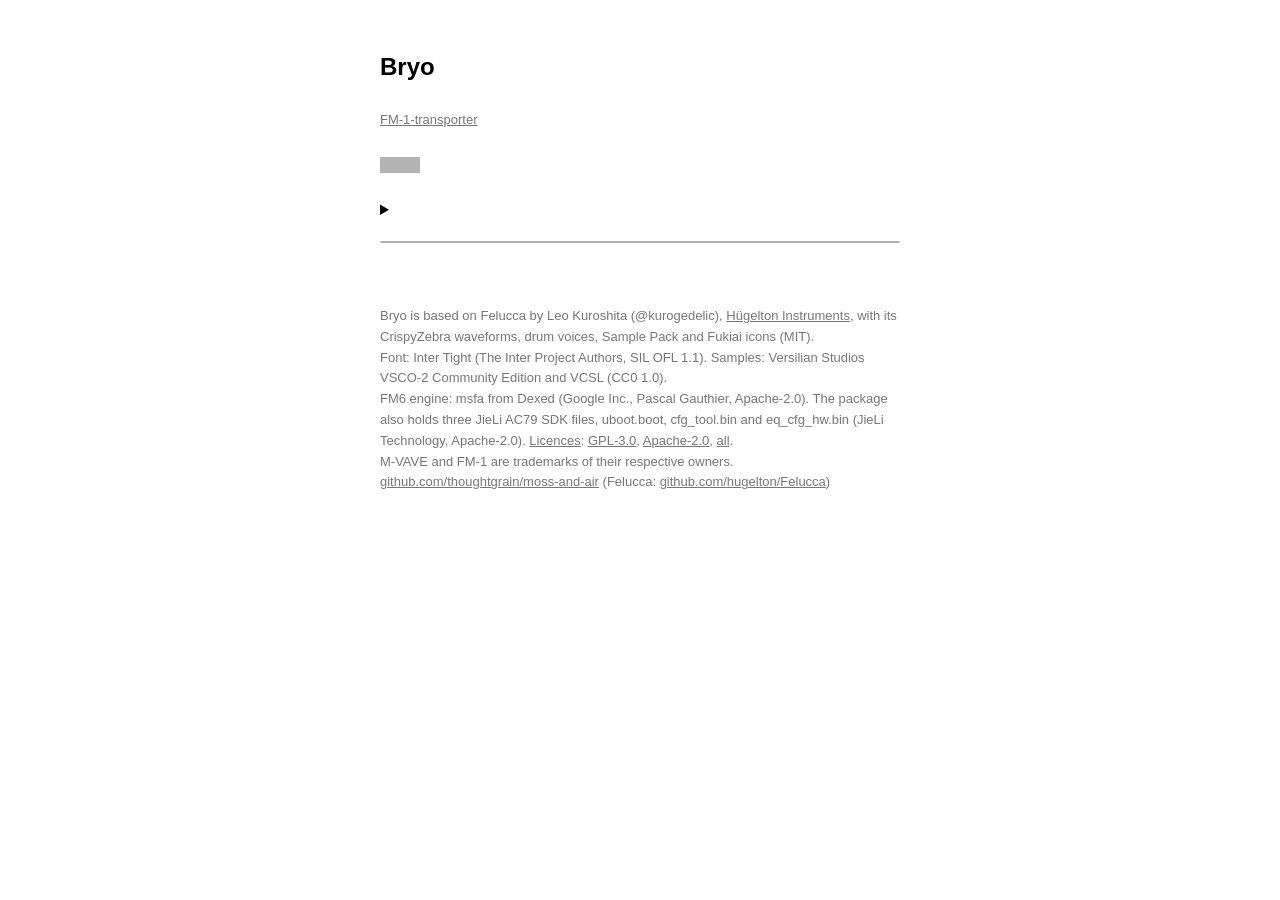
<file: bryo/web/index_pkg.html>
<!doctype html>
<!-- SPDX-License-Identifier: GPL-3.0-only
     Copyright (C) 2026 Leo Kuroshita (@kurogedelic), Hügelton Instruments -->
<html lang="ja">
<head>
<meta charset="utf-8">
<meta name="viewport" content="width=device-width, initial-scale=1">
<title>Bryo</title>
<style>
  :root { --bg: #fff; --fg: #000; --dim: #777; }
  @media (prefers-color-scheme: dark) {
    :root:not([data-theme="light"]) { --bg: #000; --fg: #fff; --dim: #888; }
  }
  :root[data-theme="dark"] { --bg: #000; --fg: #fff; --dim: #888; }
  body { margin: 0; background: var(--bg); color: var(--fg);
         font: 16px/1.6 -apple-system, BlinkMacSystemFont, "Helvetica Neue", Arial, sans-serif; }
  main { max-width: 520px; margin: 0 auto; padding: 48px 16px; }
  h1 { font-size: 24px; font-weight: 600; margin: 0 0 24px; }
  .lang { float: right; font-size: 13px; color: var(--dim); cursor: pointer; text-decoration: underline; background: none; padding: 0; color: var(--dim); }
  p { margin: 0 0 16px; }
  button { font: inherit; background: var(--fg); color: var(--bg); border: 0; padding: 8px 20px; cursor: pointer; }
  button:disabled { opacity: .3; cursor: default; }
  #status { margin-top: 16px; min-height: 1.6em; }
  .small { color: var(--dim); font-size: 13px; }
  progress { width: 100%; height: 4px; margin-top: 16px; }
  pre { color: var(--dim); font-size: 12px; white-space: pre-wrap; margin-top: 16px; }
</style>
</head>
<body>
<main>
  <button class="lang" id="lang"></button>
  <h1>Bryo</h1>
  <p data-t="intro"></p>
  <p data-t="warn"></p>
  <p class="small" data-t="direct"></p>
  <p class="small" data-t="beta"></p>
  <p class="small"><span data-t="brick"></span>
    <a href="https://github.com/kurogedelic/FM-1-transporter" target="_blank" rel="noopener" style="color:inherit">FM-1-transporter</a></p>
  <p><button id="go" disabled data-t="install"></button></p>
  <details style="margin-top:24px">
    <summary data-t="stockTitle"></summary>
    <p class="small" data-t="back"></p>
    <p class="small"><a href="https://www.m-vave.com/download" target="_blank" rel="noopener" style="color:inherit">M-VAVE Downloads</a></p>
    <p><label><span data-t="stockFile"></span><br><input id="stock-file" type="file" accept=".fwsc"></label></p>
    <p><button id="stock-go" disabled data-t="stockGo"></button></p>
    <p class="small" data-t="stockBackup"></p>
    <p class="small"><label><input id="stock-recovery" type="checkbox"> <span data-t="stockRecovery"></span></label></p>
  </details>
  <progress id="bar" max="100" value="0"></progress>
  <p id="status"></p>
  <pre id="log"></pre>
  <p class="small">Bryo is based on Felucca by Leo Kuroshita (@kurogedelic), <a href="https://hugelton.com" target="_blank" rel="noopener" style="color:inherit">Hügelton Instruments</a>, with its CrispyZebra waveforms, drum voices, Sample Pack and Fukiai icons (MIT).<br>
    Font: Inter Tight (The Inter Project Authors, SIL OFL 1.1). Samples: Versilian Studios VSCO-2 Community Edition and VCSL (CC0 1.0).<br>
    FM6 engine: msfa from Dexed (Google Inc., Pascal Gauthier, Apache-2.0). The package also holds three JieLi AC79 SDK files, uboot.boot, cfg_tool.bin and eq_cfg_hw.bin (JieLi Technology, Apache-2.0). <a href="../../firmware/LICENSING.md" style="color:inherit">Licences</a>: <a href="../../firmware/LICENSE" style="color:inherit">GPL-3.0</a>, <a href="../../firmware/LICENSES/Apache-2.0.txt" style="color:inherit">Apache-2.0</a>, <a href="../../firmware/LICENSES/" style="color:inherit">all</a>.<br>
    M-VAVE and FM-1 are trademarks of their respective owners.<br>
    <span data-t="license"></span> <a href="https://github.com/thoughtgrain/moss-and-air" target="_blank" rel="noopener" style="color:inherit">github.com/thoughtgrain/moss-and-air</a>
    (Felucca: <a href="https://github.com/hugelton/Felucca" target="_blank" rel="noopener" style="color:inherit">github.com/hugelton/Felucca</a>)</p>
</main>
<script type="module">
/*LIB*/
const $ = (id) => document.getElementById(id);
const TEXT = {
  ja: {
    intro: "FM-1 を USB で接続してください。（Chrome か Edge で使えます）",
    warn: "書き込み中は USB を抜かないでください。",
    install: "インストール", other: "English",
    direct: "USB ケーブルはパソコンに直接つないでください。Probe や Transporter などの機材は不要です。",
    brick: "万一インストールに失敗して起動しなくなった場合は、復旧に Transporter が必要です:",
    beta: "Bryo は Felucca 1.0.3 をもとにした開発版です。不具合は GitHub で知らせてください。このカスタムファームウェアを使ったことで FM-1 が壊れたり不具合が起きたりしても、作者は一切の責任を負いません。自己責任でお使いください。",
    back: "M-VAVEから公式FM-1 V15を取得し、未変更のFM-1.fwscを選んでください。ファイルはこのブラウザ内で検証し、サーバーへ送りません。",
    stockTitle: "公式V15に戻す", stockFile: "公式FM-1.fwsc", stockGo: "バックアップして公式V15へ戻す",
    stockBackup: "現在の曲・保存曲・音色バンク・サンプル・設定を先に保存します。全体バックアップ非対応版は、Bryoを更新してから行ってください。復元はFeluccaを再インストールしてそのエディタから行います。",
    stockRecovery: "更新中断の再開：全体バックアップはすでにパソコンへ保存済み",
    stockValid: "公式V15を確認しました", stockConfirm: "全体バックアップファイルをパソコンに保存できましたか？ 続けると公式V15へ戻します。Bryoの曲は公式V15では開けません。",
    stockNeedBackup: "書き込みモードからはバックアップできません。保存済みバックアップがある場合だけ、更新中断の再開にチェックしてください。",
    stockUnsupported: "このファームウェアは全体バックアップに未対応です。先に最新版をインストールしてください。",
    stockBryo: "Bryo のテープとプロジェクトは公式V15では開けないため、バックアップは作成されません。公式V15に戻しますか？",
    backup: "全体バックアップ保存中 ", stockError: "公式ファイルを確認できません: ",
    nomidi: "このブラウザでは使えません。Chrome か Edge で開いてください。", loadfail: "読み込めませんでした: ",
    start: "開始します", verify: "確認中", loader: "書き込みモードに切り替え中", write: "書き込み中",
    reboot: "再起動中", done: "完了しました", stopped: "途中で止まりました。USB を挿し直してもう一度押してください。",
    error: "エラー: ",
    denied: "MIDI（SysEx）の使用が許可されませんでした。アドレスバーのサイト設定で MIDI を許可して、もう一度押してください。",
    notfound: "FM-1 が見つかりません。USB ケーブル（データ通信用か）を確かめ、MIDI を使う他のアプリを閉じてから、もう一度押してください。",
    model: "接続されている機器は FM-1 ではありません。",
    lost: "USB の接続が切れました。挿し直してもう一度押してください。",
    noloader: "書き込みモードの FM-1 が見つかりません。USB を挿し直してもう一度押してください（終わるまで書き込みモードのままです）。",
    noreturn: "FM-1 が戻ってきません。電源を入れ直してください。",
    mismatch: "書き込みは終わりましたが、FM-1 が別のバージョンを報告しています: ",
    badpkg: "インストールするファイルが壊れています。ページを再読み込みしてください。",
    leave: "書き込み中です。ページを閉じないでください。",
    license: "GPL-3.0、無保証。ソース:",
  },
  en: {
    intro: "Connect the FM-1 by USB. (Works in Chrome or Edge.)",
    warn: "Do not unplug the USB cable while writing.",
    install: "Install", other: "日本語",
    direct: "Connect the USB cable directly to the computer. No probe or Transporter is needed.",
    brick: "If an install fails and the FM-1 no longer starts, recovering it needs a Transporter:",
    beta: "Bryo is a development build based on Felucca 1.0.3; please report problems on GitHub. The author accepts no responsibility if your FM-1 is damaged or misbehaves because of this custom firmware. Use it at your own risk.",
    back: "Get official FM-1 V15 from M-VAVE and select the unmodified FM-1.fwsc. The browser validates it locally; it is not sent to a server.",
    stockTitle: "Return to official V15", stockFile: "Official FM-1.fwsc", stockGo: "Back up and return to official V15",
    stockBackup: "Current music, saved music, sound banks, samples and settings are saved first. Older firmware needs a Bryo update for complete backups. To restore an archive later, reinstall Felucca and use its editor.",
    stockRecovery: "Resume an interrupted update: I already saved a complete backup to this computer",
    stockValid: "Official V15 verified", stockConfirm: "Has the complete backup file been saved to this computer? Continue to return to official V15. Official V15 cannot open Bryo music.",
    stockNeedBackup: "An update loader cannot export a backup. Only select resume if you already saved a complete backup.",
    stockUnsupported: "This firmware does not support complete backups. Install the current Bryo first.",
    stockBryo: "Official V15 can't open Bryo's tapes and projects, so no backup is made. Return to official V15?",
    backup: "Saving complete backup ", stockError: "Cannot validate official firmware: ",
    nomidi: "This browser cannot do it. Open the page in Chrome or Edge.", loadfail: "Could not load: ",
    start: "Starting", verify: "Verifying", loader: "Switching to update mode", write: "Writing",
    reboot: "Restarting", done: "Done", stopped: "Stopped. Replug the USB cable and press Install again.",
    error: "Error: ",
    denied: "MIDI (SysEx) access was not allowed. Allow MIDI in the site settings (address bar) and press Install again.",
    notfound: "FM-1 not found. Check the USB cable (a data cable), close other apps that use MIDI, and press Install again.",
    model: "The connected device is not an FM-1.",
    lost: "The USB connection was lost. Replug it and press Install again.",
    noloader: "The FM-1 in update mode was not found. Replug the USB cable and press Install again (it stays in update mode until it is finished).",
    noreturn: "The FM-1 did not come back. Power-cycle it.",
    mismatch: "Written, but the FM-1 reports another version: ",
    badpkg: "The file to install is damaged. Reload the page.",
    leave: "Writing. Do not close the page.",
    license: "GPL-3.0, no warranty. Source:",
  },
};
let lang = (navigator.language || "en").toLowerCase().startsWith("ja") ? "ja" : "en";
const t = (k) => TEXT[lang][k];
let lastKey = null, lastArg = "";
function applyLang() {
  document.documentElement.lang = lang;
  document.querySelectorAll("[data-t]").forEach((e) => { e.textContent = t(e.dataset.t); });
  $("lang").textContent = t("other");
  if (lastKey) $("status").textContent = t(lastKey) + lastArg;
}
$("lang").addEventListener("click", () => { lang = lang === "ja" ? "en" : "ja"; applyLang(); });
applyLang();
const sayK = (k, arg = "") => { lastKey = k; lastArg = arg; $("status").textContent = t(k) + arg; };
const say = (txt) => { lastKey = null; $("status").textContent = txt; };
const log = (t) => { $("log").textContent += t + "\n"; };
let image = null;
const meta = /*META*/;

let writing = false, stock = null, stockFileEpoch = 0;
const lockInstaller = (on) => { writing = on; $("go").disabled = on || !image; $("stock-go").disabled = on || !stock; $("stock-file").disabled = on; $("stock-recovery").disabled = on; };
window.addEventListener("beforeunload", (e) => { if (writing) { e.preventDefault(); e.returnValue = t("leave"); } });

(async () => {
  if (!navigator.requestMIDIAccess) { sayK("nomidi"); return; }
  try {
    const r = await fetch(meta.pkg);
    if (!r.ok) throw new Error(`${meta.pkg}: HTTP ${r.status}`);
    const pkg = new Uint8Array(await r.arrayBuffer());
    if (productOf(pkg) !== meta.product) { sayK("badpkg"); return; }
    image = logicalImage(pkg);
    say(`Bryo ${meta.version}`);
    $("go").disabled = false;
  } catch (e) { sayK("loadfail", e.message); }
})();

$("go").addEventListener("click", async () => {
  if (writing) return;
  lockInstaller(true);
  let midi;
  try { midi = await navigator.requestMIDIAccess({ sysex: true }); }
  catch (e) { sayK("denied"); lockInstaller(false); return; }
  try {
    const up = new Updater(midi, log);
    const total = 74 + 1167;
    const step = (k, a) => {
      log(`${k} ${a ?? ""}`);
      if (k === "start") sayK("start");
      if (k === "verify") { sayK("verify"); $("bar").value = (a / total) * 100; }
      if (k === "loader") sayK("loader");
      if (k === "write") { sayK("write"); $("bar").value = ((74 + a) / total) * 100; }
      if (k === "reboot") sayK("reboot");
      if (k === "done") { $("bar").value = 100; sayK("done"); }
    };
    const ota = await up.find((id) => /^ota-/i.test(id.model));
    if (ota) {
      ota.link.close();
      sayK((await up.resume(image, step, meta.product)) ? "done" : "stopped");
    } else {
      await up.install(image, meta.product, step);
    }
  } catch (e) {
    if (e && e.code && TEXT[lang][e.code]) sayK(e.code, e.detail || "");
    else sayK("error", e && e.message);
    log(String(e && e.stack || e));
  }
  lockInstaller(false);
});

$("stock-file").addEventListener("change", async () => {
  const epoch = ++stockFileEpoch, file = $("stock-file").files[0]; stock = null; lockInstaller(false);
  if (!file) return;
  try {
    if (file.size !== STOCK_V15_SIZE) throw new Error("FM-1 V15 / FM-1.fwsc");
    const verified = await validateStockPackage(new Uint8Array(await file.arrayBuffer()));
    if (epoch !== stockFileEpoch) return;
    stock = verified; sayK("stockValid"); lockInstaller(false);
  } catch (e) { if (epoch === stockFileEpoch) sayK("stockError", e.message); }
});
function saveArchive(archive) {
  const url = URL.createObjectURL(new Blob([JSON.stringify(archive)], {type:"application/json"}));
  const a = document.createElement("a"); a.href = url; a.download = `Bryo-backup-${new Date().toISOString().slice(0,10)}.json`;
  document.body.append(a); a.click(); a.remove(); setTimeout(() => URL.revokeObjectURL(url), 1000);
}
function archiveInfo(a) {
  let pos = a.indexOf(0); if (pos < 0) throw new Error("Invalid INFO");
  const version = String.fromCharCode(...a.slice(0,pos)); pos++;
  const engines = a[pos]; pos += 5;
  for (let i = 0; i < engines; i++) { const end = a.indexOf(0,pos); if (end < 0) throw new Error("Invalid INFO"); pos = end + 1; }
  const ext = a.slice(pos + 1);
  const supported = /^(BRYO|FELUCCA) /i.test(version) && ext[0] === 16 && ext[1] === 0x55 && ext[2] === 1 &&
    ext[4] === 0x4d && ext[5] === 1 && ext[8] === 0x42 && ext[9] === 1 && (ext[10] & 1);
  return {version,supported};
}
$("stock-go").addEventListener("click", async () => {
  if (!stock || writing) return;
  const selected = stock; lockInstaller(true);
  let link = null;
  try {
    let midi;
    try { midi = await navigator.requestMIDIAccess({sysex:true}); } catch (e) { sayK("denied"); return; }
    const up = new Updater(midi, log);
    const step = (k, n) => { log(`${k} ${n ?? ""}`); if (["start","verify","loader","write","reboot","done"].includes(k)) sayK(k); if (k === "done") $("bar").value = 100; };
    const loader = await up.find(id => id.model === "ota-FM-1");
    if (loader) {
      loader.link.close();
      if (!$("stock-recovery").checked) { sayK("stockNeedBackup"); return; }
      if (!confirm(t("stockConfirm"))) return;
      sayK(await up.resume(selected.image, step, selected.product) ? "done" : "stopped");
    } else {
      const device = await up.find(id => id.model === "FM-1");
      if (!device) { sayK("notfound"); return; }
      if (/bryo/i.test(device.name || "")) {      /* Bryo has no Felucca-format data to back up: confirm and go */
        device.link.close();
        if (!confirm(t("stockBryo"))) return;
        await up.install(selected.image, selected.product, step);
        return;
      }
      const input = device.link.input, output = device.link.output; device.link.close();
      link = new BackupConnection(input, output);
      const info = archiveInfo(await link.request([1,[]]));
      if (!info.supported) { sayK("stockUnsupported"); return; }
      const archive = await captureBackup((r,o) => link.request(r,o), info.version,
        (done,total) => sayK("backup", `${Math.round(done / Math.max(1,total) * 100)}%`));
      saveArchive(archive); link.close(); link = null;
      if (!confirm(t("stockConfirm"))) return;
      await up.install(selected.image, selected.product, step);
    }
  } catch (e) {
    if (e.code && TEXT[lang][e.code]) sayK(e.code,e.detail || ""); else sayK("error",e.message);
    log(String(e.stack || e));
  } finally { if (link) link.close(); lockInstaller(false); }
});
</script>
</body>
</html>
</file>
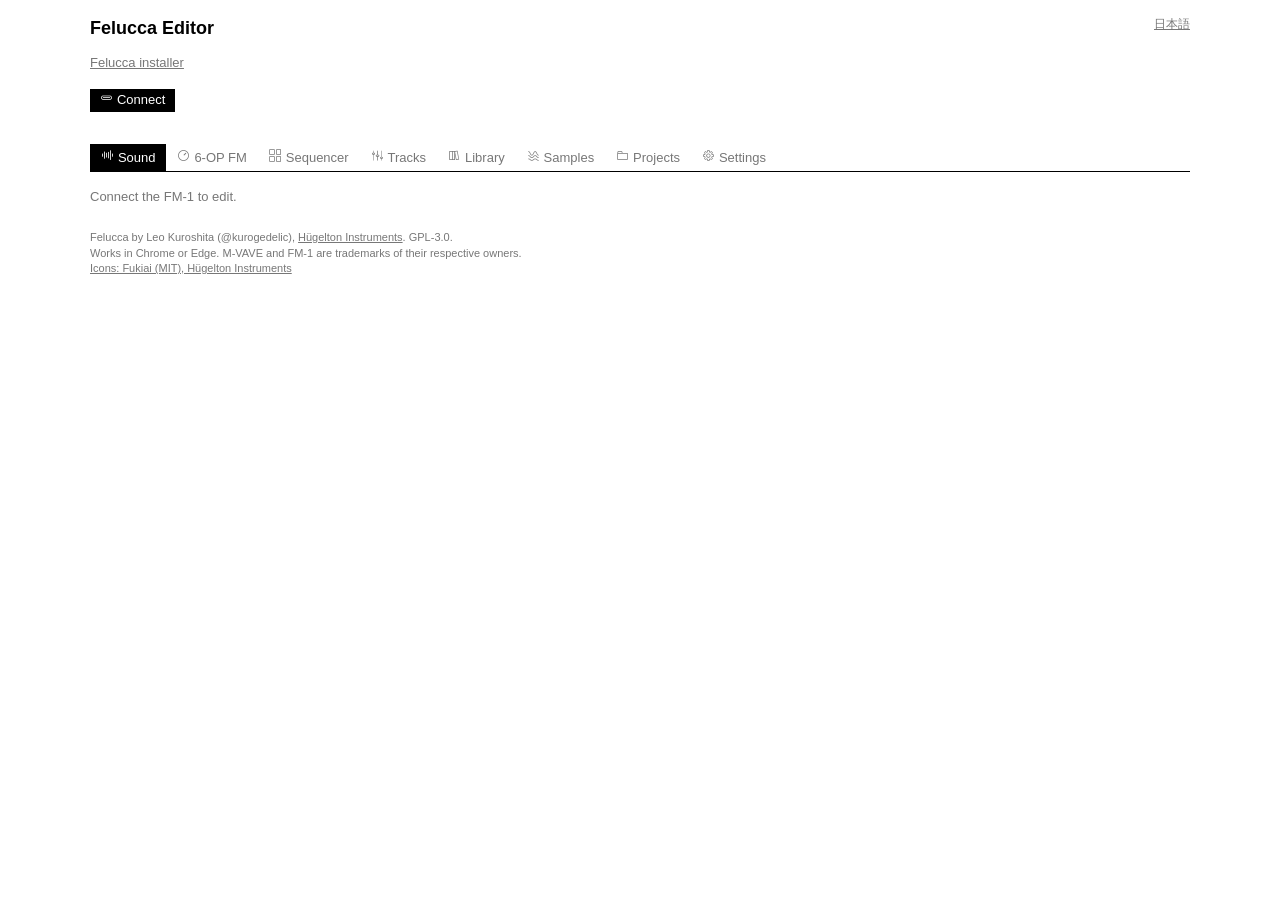
<file: moss/web/editor.html>
<!doctype html>
<!-- SPDX-License-Identifier: GPL-3.0-only
     Copyright (C) 2026 Leo Kuroshita (@kurogedelic), Hügelton Instruments -->
<!-- Sample input recording and waveform trimming adapted from Andrea (@andreahaku), PR #29.
     Felucca web editor. One file, no libraries. Protocol: EDITOR_PROTOCOL.md.
     Add ?mock=1 to the URL to use a built-in simulated device. -->
<html lang="ja">
<head>
<meta charset="utf-8">
<meta name="viewport" content="width=device-width, initial-scale=1">
<title>Felucca Editor</title>
<style>
  /* Fukiai: Hügelton Instruments' icon font (MIT, FUKIAI-LICENSE.txt). Icons are text in .ic spans;
     they stay hidden until the face has loaded (html.fk), so a missing font never shows boxes. */
  @font-face { font-family: "Fukiai"; src: url("fukiai.ttf") format("truetype"); font-display: block; unicode-range: U+EA00-EB09; }
  :root { --bg: #fff; --fg: #000; --dim: #777; --line: #ccc; }
  @media (prefers-color-scheme: dark) {
    :root:not([data-theme="light"]) { --bg: #000; --fg: #fff; --dim: #888; --line: #444; }
  }
  :root[data-theme="dark"] { --bg: #000; --fg: #fff; --dim: #888; --line: #444; }
  html { color-scheme: light dark; }
  body { margin: 0; background: var(--bg); color: var(--fg);
         font: 13px/1.4 -apple-system, BlinkMacSystemFont, "Helvetica Neue", Arial, sans-serif;
         font-variant-numeric: tabular-nums; }
  main { max-width: 1100px; margin: 0 auto; padding: 16px; }
  h1 { font-size: 18px; font-weight: 600; margin: 0 0 8px; }
  h2 { font-size: 13px; font-weight: 600; margin: 0 0 4px; padding-bottom: 2px; border-bottom: 1px solid var(--fg); }
  h3 { font-size: 11px; font-weight: 400; color: var(--dim); margin: 4px 0 0; }
  a { color: inherit; }
  .lang { float: right; font-size: 12px; color: var(--dim); text-decoration: underline; background: none; padding: 0; }
  button { font: inherit; background: var(--fg); color: var(--bg); border: 0; padding: 2px 10px; cursor: pointer; }
  button:disabled { opacity: .3; cursor: default; }
  button.lang { color: var(--dim); background: none; }
  select, input[type=text], input[type=number], input[type=search] {
    font: inherit; color: var(--fg); background: var(--bg); border: 1px solid var(--line); padding: 1px 3px; border-radius: 0; }
  input[type=range] { width: 100%; margin: 0; accent-color: var(--fg); }
  input[type=checkbox] { accent-color: var(--fg); margin: 0; }
  .bar { display: flex; flex-wrap: wrap; gap: 6px 12px; align-items: center; margin: 0 0 8px; }
  .dim { color: var(--dim); }
  #status { min-height: 1.4em; }
  section { margin: 12px 0; }
  .groups { columns: 250px; column-gap: 20px; }
  .group { break-inside: avoid; margin: 0 0 12px; }
  .row { display: grid; grid-template-columns: 46px 1fr 70px; gap: 6px; align-items: center; min-height: 22px; }
  .row .v { text-align: right; white-space: nowrap; }
  .row select { width: 100%; }
  .browser { display: flex; flex-wrap: wrap; gap: 12px; align-items: flex-start; }
  .browser select[size] { min-width: 150px; }
  .slots { display: grid; grid-template-columns: auto auto auto auto; gap: 3px 8px; align-items: center; justify-content: start; }
  table { border-collapse: collapse; }
  th { font-weight: 400; color: var(--dim); text-align: left; padding: 0 6px 2px 0; }
  td { padding: 1px 6px 1px 0; }
  td.i { color: var(--dim); text-align: right; }
  #steps input[type=text] { width: 120px; }
  #steps input[type=number] { width: 48px; }
  #steps .bad { outline: 1px solid var(--fg); text-decoration: underline wavy; }
  .fm6ops { overflow-x: auto; }
  .fm6ops td, .fm6ops th { padding: 0 2px; }
  input.fm6n { width: 3.2em; }
  #steps tr.off td { color: var(--dim); }
  .stepcols { columns: 470px; column-gap: 24px; }
  .stepcols table { break-inside: avoid; }
  @media (max-width: 600px) {
    .stepcols { columns: auto; overflow-x: auto; }
    #steps input[type=text] { width: 84px; }
    #steps input[type=number] { width: 42px; }
    #steps th, #steps td { padding-right: 3px; }
  }
  .smp { margin: 0 0 14px; padding: 6px 0 0; border-top: 1px solid var(--line); }
  .smp.over { outline: 1px solid var(--fg); outline-offset: 2px; }
  .smp .head { display: flex; flex-wrap: wrap; gap: 4px 12px; align-items: center; }
  .smp .head b { font-weight: 600; min-width: 40px; }
  .smp canvas.trim { width: 100%; height: 56px; display: block; touch-action: none; cursor: ew-resize; }
  .smp progress.rec { width: 120px; }
  .smp progress { width: 160px; height: 6px; accent-color: var(--fg); }
  .smp table { margin: 4px 0; }
  .smp input.name { width: 80px; text-transform: uppercase; }
  .smp input.root { width: 48px; }
  .smp .bad { text-decoration: underline wavy; }
  footer { margin-top: 24px; font-size: 11px; color: var(--dim); }
  .row.pushed .v { font-weight: 600; }
  .row.modrow { grid-template-columns: 16px 1fr 1fr 1fr 52px; }
  /* librarian: local library and the device's user bank side by side, stacked on a phone */
  .libcols { display: grid; grid-template-columns: repeat(auto-fit, minmax(min(100%, 340px), 1fr)); gap: 8px 24px; margin-top: 6px; }
  .libcols > div { min-width: 0; }
  .libcols .bar input[type=search] { flex: 1 1 120px; min-width: 0; }
  .list { height: 260px; overflow: auto; border: 1px solid var(--line); resize: vertical; }
  .list table { width: 100%; table-layout: fixed; }
  .list th { position: sticky; top: 0; background: var(--bg); padding: 1px 6px; }
  .list td { padding: 1px 6px; white-space: nowrap; overflow: hidden; text-overflow: ellipsis; }
  .list tr[data-id], .list tr[data-slot] { cursor: pointer; }
  .list tr.sel td { background: var(--fg); color: var(--bg); }
  .list tr.empty td { color: var(--dim); }
  .list tr.over td { outline: 1px dashed var(--fg); outline-offset: -1px; }
  .list.over { outline: 1px solid var(--fg); }
  .list .none { padding: 6px; color: var(--dim); }
  .list col.n { width: 40px; } .list col.e { width: 72px; } .list col.d { width: 78px; }
  .ic { font-family: "Fukiai"; font-style: normal; font-weight: 400; font-synthesis: none; line-height: 1; margin-right: .3em; }
  html:not(.fk) .ic { display: none; }
  /* wave choices: a page-drawn picker so the options can carry an icon (Chrome 135+); native menus get words only */
  @supports (appearance: base-select) {
    select.wave, select.wave::picker(select) { appearance: base-select; }
    select.wave { padding: 1px 3px; min-block-size: 0; border: 1px solid var(--line); border-radius: 0; background: var(--bg); color: var(--fg); }
    select.wave > button { font: inherit; background: none; color: inherit; padding: 0; text-align: start; }
    select.wave::picker(select) { border: 1px solid var(--line); background: var(--bg); color: var(--fg); padding: 0; }
    select.wave option { padding: 1px 6px; min-block-size: 0; }
    select.wave option:checked { font-weight: 600; }
    select.wave option:hover, select.wave option:focus-visible { background: var(--fg); color: var(--bg); }
    select.wave option::checkmark { display: none; }
  }
  /* tabs: a wrapping row of plain buttons, the open one inverted; header stays at the top on wide screens */
  .top { position: sticky; top: 0; z-index: 5; background: var(--bg); padding: 4px 0 0; }
  @media (max-width: 600px) { .top { position: static; } }
  .tabs { display: flex; flex-wrap: wrap; gap: 0; border-bottom: 1px solid var(--fg); margin: 6px 0 0; }
  .tabs button { background: none; color: var(--dim); padding: 4px 10px; border: 1px solid transparent; border-bottom: 0; white-space: nowrap; }
  .tabs button:hover { color: var(--fg); }
  .tabs button[aria-selected="true"] { background: var(--fg); color: var(--bg); }
  .trackbar { display: flex; flex-wrap: wrap; gap: 4px 8px; align-items: center; padding: 6px 0; border-bottom: 1px solid var(--line); }
  .seg { display: inline-flex; flex-wrap: wrap; }
  .seg button, button.tog { background: var(--bg); color: var(--fg); border: 1px solid var(--fg); padding: 1px 10px; }
  .seg button + button { border-left: 0; }
  .seg button[aria-pressed="true"], button.tog[aria-pressed="true"] { background: var(--fg); color: var(--bg); }
  .panel { margin: 12px 0; }
  .hint { margin: 16px 0; color: var(--dim); }
  /* sequencer: a step grid over the selected track (16 per row, 8 on a phone) */
  .grid { display: grid; grid-template-columns: repeat(16, minmax(0, 1fr)); gap: 2px; margin: 6px 0 12px; }
  @media (max-width: 600px) { .grid { grid-template-columns: repeat(8, minmax(0, 1fr)); } }
  .grid button { background: var(--bg); color: var(--fg); border: 1px solid var(--line); padding: 2px; min-width: 0; height: 52px;
                 display: flex; flex-direction: column; justify-content: flex-start; gap: 1px; text-align: left; overflow: hidden; font-size: 10px; line-height: 1.15; }
  .grid button .n { color: var(--dim); }
  .grid button .x { overflow: hidden; overflow-wrap: anywhere; flex: 1; }
  .grid button.on { background: var(--fg); color: var(--bg); border-color: var(--fg); }
  .grid button.on .n { color: inherit; opacity: .6; }
  .grid button.acc .x { font-weight: 700; }
  .grid button.tie { border-style: dashed; border-color: var(--fg); }
  .grid button.beat { border-left-color: var(--fg); }
  #steps tr.hl td { outline: 1px solid var(--fg); }
  /* mixer: four channel strips as on the device's TRACKS page */
  .mixer { display: grid; grid-template-columns: repeat(4, minmax(0, 1fr)); gap: 8px; max-width: 640px; margin: 6px 0; }
  .strip { border: 1px solid var(--line); padding: 6px 4px; display: flex; flex-direction: column; align-items: center; gap: 6px; min-width: 0; }
  .strip.sel { border-color: var(--fg); box-shadow: inset 0 0 0 1px var(--fg); }
  .strip .num { font-size: 18px; font-weight: 600; line-height: 1; }
  .strip .snd { font-size: 11px; line-height: 1.3; width: 100%; text-align: center; overflow-wrap: anywhere; min-height: 2.6em; }
  .strip .rec { font-size: 11px; color: var(--dim); }
  .strip .rec.on { color: var(--fg); font-weight: 600; }
  .strip .rec:not(.on) .ic { visibility: hidden; }
  .strip input.fader { writing-mode: vertical-lr; direction: rtl; width: 28px; height: 150px; }
  .strip .v { font-size: 11px; white-space: nowrap; }
  .strip .pan { width: 100%; }
  .strip.muted .fader, .strip.muted .lv { opacity: .35; }
  .strip button { width: 100%; padding: 1px 2px; white-space: nowrap; overflow: hidden; text-overflow: ellipsis; }
  .strip button.selb:disabled { opacity: 1; background: none; color: var(--dim); }
  #sysinfo th { padding-right: 16px; }
  [hidden] { display: none !important; }
</style>
</head>
<body>
<main>
  <button class="lang" id="lang"></button>
  <h1>Felucca Editor</h1>
  <p class="dim"><a href="../installer/" style="color:inherit" data-t="installer"></a></p>
  <!-- always visible: connection, version, sync mode, the tabs and (Sound / Sequencer / Tracks) the track selector -->
  <header class="top">
    <div class="bar">
      <button id="connect" data-t="connect" data-ic="port_usb_c"></button>
      <span id="version" class="dim"></span>
      <span id="live" class="dim"></span>
      <span id="mock" class="dim" hidden data-t="mock"></span>
    </div>
    <div id="status"></div>
    <nav class="tabs" id="tabs" role="tablist">
      <button role="tab" data-tab="sound" data-t="sound" data-ic="symbol_audio"></button>
      <button role="tab" data-tab="fm6" data-t="tabFm6" data-ic="ui_knob"></button>
      <button role="tab" data-tab="sequencer" data-t="tabSeq" data-ic="symbol_grid"></button>
      <button role="tab" data-tab="tracks" data-t="tabTracks" data-ic="ui_slider_vertical"></button>
      <button role="tab" data-tab="library" data-t="library" data-ic="symbol_books"></button>
      <button role="tab" data-tab="samples" data-t="samples" data-ic="symbol_waves"></button>
      <button role="tab" data-tab="projects" data-t="projects" data-ic="symbol_folder"></button>
      <button role="tab" data-tab="settings" data-t="tabSettings" data-ic="symbol_cog"></button>
    </nav>
    <div class="trackbar" id="trackbar" hidden><span class="dim" data-t="track"></span><span class="seg" id="trackbtns" role="group"></span></div>
  </header>
  <p class="hint" id="hint" hidden></p>

  <section class="panel" id="p-sound" data-tab="sound" data-dev hidden>
    <div class="browser" id="browser">
      <label><span data-t="engine"></span><br><select id="engine"></select></label>
      <label><span data-t="presets"></span><br><select id="preset" size="8"></select></label>
      <div>
        <p class="bar"><button id="init" data-t="initSound"></button>
          <button id="factlib" data-t="factoryToLib" data-ic="symbol_folder"></button></p>
        <p class="bar"><button id="savefile" data-t="saveFile" data-ic="symbol_download"></button>
          <button id="loadfile" data-t="loadFile" data-ic="symbol_upload"></button>
          <input type="file" id="file" accept=".json,application/json" hidden></p>
      </div>
    </div>
    <p class="dim" id="ctlhelp" data-t="ctlHelp"></p>
    <div class="groups" id="groups"></div>
  </section>

  <section class="panel" id="p-fm6" data-tab="fm6" data-dev hidden>
    <p class="dim" data-t="fm6Help"></p>
    <div class="group">
      <h2 data-t="fm6Source" data-ic="symbol_folder"></h2>
      <p class="bar"><label><span data-t="track"></span> <select id="fm6trk"></select></label>
        <button id="fm6read" data-t="fm6ReadBtn"></button> <button id="fm6send" data-t="fm6SendBtn"></button>
        <label><input type="checkbox" id="fm6live"> <span data-t="fm6Live"></span></label></p>
      <p class="bar"><button id="fm6import" data-t="fm6Import" data-ic="symbol_upload"></button>
        <input type="file" id="fm6file" accept=".syx,.SYX,.bin,application/octet-stream" hidden>
        <button id="fm6export" data-t="fm6Export" data-ic="symbol_download"></button>
        <button id="fm6init" data-t="fm6Init"></button></p>
      <div id="fm6imported"></div>
      <p class="bar"><label><span data-t="fm6Factories"></span> <select id="fm6slot"></select></label>
        <button id="fm6load" data-t="load"></button></p>
      <p class="dim" id="fm6keep" data-t="fm6Keep"></p>
    </div>
    <div class="group">
      <h2 data-t="fm6Voice" data-ic="ui_knob"></h2>
      <div id="fm6voice"></div>
    </div>
    <div class="group">
      <h2 data-t="fm6Ops" data-ic="function_env_adsr_exp"></h2>
      <div id="fm6ops"></div>
    </div>
  </section>

  <section class="panel" id="p-sequencer" data-tab="sequencer" data-dev hidden>
    <div class="groups" id="seqgroups"></div>
    <div id="steps">
      <h2 data-t="steps" data-ic="note_eight"></h2>
      <p class="bar"><button id="reloadsteps" data-t="reload" data-ic="control_arrow_loop"></button>
        <button id="clearseq" data-t="clearSeq" data-ic="symbol_trash"></button>
        <span class="dim" id="noteshelp"></span></p>
      <div class="grid" id="stepgrid"></div>
      <div class="stepcols" id="steptables"></div>
    </div>
    <div id="motion-panel" hidden style="margin-top:16px">
      <h2 data-t="motion"></h2>
      <p class="bar"><label><input id="motion-on" type="checkbox"> <span data-t="motionOn"></span></label>
        <button id="motion-clear" data-t="motionClear"></button><span id="motion-count" class="dim"></span></p>
      <table id="motion-rows"></table>
    </div>
  </section>

  <section class="panel" id="p-tracks" data-tab="tracks" data-dev hidden>
    <h2 data-t="mixer" data-ic="ui_slider_vertical"></h2>
    <div class="mixer" id="mixer"></div>
    <p class="dim" data-t="mixHelp"></p>
  </section>

  <!-- works without a device too (the device bank shows while connected) -->
  <section class="panel" id="p-library" data-tab="library" hidden>
    <div class="group" id="device-presets" hidden>
      <h2 data-t="devicePresets"></h2>
      <p class="dim" data-t="deviceFavHelp"></p>
      <label><span data-t="deviceList"></span> <select id="device-filter"></select></label>
      <div class="list" id="device-preset-list" style="margin-top:8px"></div>
    </div>
    <div class="libcols" id="libsec">
      <div id="libpane">
        <h2 data-t="library" data-ic="symbol_books"></h2>
        <div class="bar">
          <input type="search" id="libq" spellcheck="false">
          <select id="libeng"></select>
          <select id="libtag"></select>
          <select id="libsort"></select>
        </div>
        <div class="list" id="liblist"></div>
        <p class="bar" style="margin-top:6px">
          <button id="libaud" data-t="audition" data-ic="symbol_audio"></button>
          <button id="libput" data-t="toSlot" data-ic="symbol_upload"></button>
          <button id="libren" data-t="rename"></button>
          <button id="libtags" data-t="tags"></button>
          <button id="libdup" data-t="duplicate"></button>
          <button id="libdel" data-t="delete" data-ic="symbol_trash"></button>
          <button id="libexp1" data-t="exportPatch" data-ic="symbol_download"></button>
        </p>
        <p class="bar">
          <button id="libsave" data-t="saveToLib" data-ic="port_disk"></button>
          <button id="libimport" data-t="import" data-ic="symbol_upload"></button>
          <button id="libexport" data-t="exportLib" data-ic="symbol_download"></button>
          <input type="file" id="libfile" accept=".json,application/json" multiple hidden>
          <span class="dim" id="libcount"></span>
        </p>
      </div>
      <div>
        <h2 data-t="bank" data-ic="port_disk"></h2>
        <p class="dim" id="bankhint"></p>
        <div id="bankpane" hidden>
          <div class="bar"><b id="bankhead"></b></div>
          <div class="list" id="banklist"></div>
          <p class="bar" style="margin-top:6px">
            <button id="bkload" data-t="bankLoad" data-ic="symbol_folder_open"></button>
            <button id="bkstore" data-t="bankStore" data-ic="port_disk"></button>
            <button id="bkget" data-t="bankGet" data-ic="symbol_download"></button>
            <button id="bkerase" data-t="erase" data-ic="symbol_trash"></button>
          </p>
          <p class="bar">
            <button id="bkrefresh" data-t="reload" data-ic="control_arrow_loop"></button>
            <button id="bkexport" data-t="exportBank" data-ic="symbol_download"></button>
            <span class="dim" data-t="dndHelp"></span>
          </p>
        </div>
      </div>
    </div>
  </section>

  <section class="panel" id="p-samples" data-tab="samples" data-dev hidden>
    <h2 data-t="samples" data-ic="symbol_waves"></h2>
    <p class="dim" data-t="smpHelp"></p>
    <div id="smpslots"></div>
  </section>

  <section class="panel" id="p-projects" data-tab="projects" data-dev hidden>
    <h2 data-t="projects" data-ic="symbol_folder"></h2>
    <p class="dim" data-t="projHelp"></p>
    <div class="slots" id="slots"></div>
    <div id="backup-panel" style="margin-top:16px">
      <h2 data-t="backupTitle"></h2>
      <p class="bar"><button id="backup-export" data-t="backupExport"></button>
        <button id="backup-import" data-t="backupImport"></button><input id="backup-file" type="file" accept=".json,application/json" hidden></p>
      <p class="dim" id="backup-help"></p>
    </div>
    <div class="group" id="songchain" hidden style="margin-top:16px">
      <h2 data-t="songTitle"></h2>
      <p class="dim" data-t="songHelp"></p>
      <p class="bar"><button id="songplay"></button><button id="songadd" data-t="songAdd"></button>
        <button id="songremove" data-t="songRemove"></button><span id="songstatus" aria-live="polite"></span></p>
      <div id="songrows"></div>
    </div>
  </section>

  <section class="panel" id="p-settings" data-tab="settings" data-dev hidden>
    <div class="groups" id="setgroups"></div>
    <div class="group" id="device-display" hidden style="margin-top:12px">
      <h2 data-t="deviceDisplay"></h2>
      <p class="dim" data-t="deviceDisplayHelp"></p>
      <div id="device-display-controls"></div>
    </div>
    <div class="group" style="margin-top:12px">
      <h2 data-t="system" data-ic="symbol_cog"></h2>
      <table id="sysinfo"></table>
    </div>
  </section>

  <footer>Felucca by Leo Kuroshita (@kurogedelic), <a href="https://hugelton.com" target="_blank" rel="noopener">Hügelton Instruments</a>. GPL-3.0.<br>
    <span data-t="foot"></span> M-VAVE and FM-1 are trademarks of their respective owners.<br>
    <a href="FUKIAI-LICENSE.txt" data-t="iconsCredit"></a></footer>
</main>
<script>
"use strict";
/*PROTO-BEGIN*/
/* ---------------------------------------------------------------- protocol --- */
const HDR = [0x7D, 0x46, 0x4C];
const CMD = { INFO: 1, GET: 2, SET: 3, DUMP: 4, DESC: 5, STEP_GET: 6, STEP_SET: 7, PRESET: 8, PROJECT: 9, NAMES: 10,
  SMP_BEGIN: 11, SMP_WRITE: 12, SMP_END: 13, SMP_ERASE: 14, SMP_INFO: 15,
  UP_LIST: 16, UP_GET: 17, UP_PUT: 18, UP_STORE: 19, UP_LOAD: 20, UP_ERASE: 21,
  WATCH: 22, CHANGED: 23, RELOAD: 24, PING: 25, STEP_CHANGED: 26,
  TRACK: 27, TRACK_MIX: 28, TRACK_DUMP: 29, TRACK_STEP: 30,
  TRACK_PARAM: 31, TRACK_CHANGED: 32, SONG: 33,
  UI_STATE: 34, UI_SET: 35, UI_PALETTES: 36, FAV_GET: 37, FAV_SET: 38,
  MOTION: 64, BACKUP_LIST: 65, BACKUP_GET: 66, BACKUP_PUT: 67,
  FM6_GET: 68, FM6_PUT: 69, FM6_LIST: 70, FM6_ERASE: 71 };
/* frames the device sends on its own (while WATCH is on); never replies */
const PUSH = new Set([CMD.CHANGED, CMD.RELOAD, CMD.STEP_CHANGED, CMD.TRACK_CHANGED]);
/* user preset bank: name 1..12 printable ASCII, a 16-step pattern of (note, flags 1 acc 2 slide 4 tie) */
const UP = { NAME_MAX: 12, PAT: 16, LIST_MAX: 16 };
const F = { INT: 0, PCT: 1, BIPCT: 2, TIME: 3, LFOHZ: 4, CUTOFF: 5, DB: 6, SEMI: 7, ENUM: 8, BPM: 9, NOTE: 10, ONOFF: 11, OCT: 12, STEPS: 13 };

const v14enc = (v) => { const u = Math.max(-8192, Math.min(8191, Math.round(v))) + 8192; return [u & 0x7F, (u >> 7) & 0x7F]; };
const v14dec = (lo, hi) => (lo | (hi << 7)) - 8192;
function strEnc(s) { const a = []; for (const c of String(s)) a.push(c.charCodeAt(0) & 0x7F); a.push(0); return a; }

/* only ever builds F0 7D 46 4C ... F7 */
function frame(cmd, args = []) {
  for (const b of args) if (!(Number.isInteger(b) && b >= 0 && b <= 0x7F)) throw new Error("bad data byte " + b);
  return [0xF0, ...HDR, cmd & 0x7F, ...args, 0xF7];
}
/* -> {cmd, a} or null when it is not an editor frame */
function unframe(d) {
  if (!d || d.length < 6 || d[0] !== 0xF0 || d[d.length - 1] !== 0xF7) return null;
  if (d[1] !== HDR[0] || d[2] !== HDR[1] || d[3] !== HDR[2]) return null;
  return { cmd: d[4], a: Array.from(d.slice(5, d.length - 1)) };
}

/* the DRUM grid (firmware v5): a step's lane hits and their accents, bit l = lane l. Each lane plays its GM note
   (eng_drum.c DRUM_LANE_NOTE) on any engine; LANE_OF: the lane a GM note 35..81 strikes (drum_lane; others fold
   to their octave of 36..47) */
const LANES = ["KICK", "SNARE", "CLAP", "HATCL", "HATOP", "TOM", "RIM", "BELL"];
const LANE_NOTE = [36, 38, 39, 42, 46, 45, 37, 56];
const LANE_OF = "00612153535455757773777675555555773366336665577";
const LANE_ALIAS = { CONGA: 5, CLAVE: 6, CYM: 7, BD: 0, SD: 1, CP: 2, CH: 3, OH: 4 };
const drumLane = (n) => +LANE_OF[(n >= 35 && n <= 81 ? n : 36 + ((n + 120 - 36) % 12)) - 35];
/* the lanes a step strikes (its hits, its notes on their lanes) and which are accented (step_lanes / step_accents) */
const stepLanes = (s) => (s.time !== 0 ? 0 : s.notes.slice(0, s.n).reduce((m, n) => m | (1 << drumLane(n)), s.hit | 0));
const stepAccents = (s) => (s.flags & 1 ? stepLanes(s) : (s.acc | 0) & stepLanes(s));
/* hits as text, an accent marked ">" ("KICK >SNARE HATCL"), and back: null when a word is not a lane */
const hitsText = (hit, acc) => LANES.map((nm, l) => (hit >> l & 1 ? (acc >> l & 1 ? ">" : "") + nm : "")).filter(Boolean).join(" ");
function parseHits(text) {
  let hit = 0, acc = 0;
  for (const w of String(text).toUpperCase().split(/[\s,]+/).filter(Boolean)) {
    const a = w.startsWith(">"), nm = a ? w.slice(1) : w, l = LANES.includes(nm) ? LANES.indexOf(nm) : LANE_ALIAS[nm];
    if (l == null) return null;
    hit |= 1 << l;
    if (a) acc |= 1 << l;
  }
  return { hit, acc };
}
/* the 3 bytes after a step (v5): hit & 127, acc & 127, bit 7 of each; an older firmware's step has none (0) */
const hitsEnc = (hit, acc) => [hit & 0x7F, acc & 0x7F, (hit >> 7 & 1) | (acc >> 7 & 1) << 1];
function readHits(r, o) {
  o.hit = 0; o.acc = 0;
  if (r.i + 3 <= r.a.length) { const h = r.b(), c = r.b(), x = r.b(); o.hit = h | (x & 1) << 7; o.acc = (c | (x & 2) << 6) & o.hit; }
  o.chance = r.i < r.a.length ? r.b() : 100;
  if (o.chance > 100) throw new Error("Invalid step chance");
  return o;
}

class Reader {
  constructor(a) { this.a = a; this.i = 0; }
  b() { if (this.i >= this.a.length) throw new Error("short reply"); return this.a[this.i++]; }
  v() { const lo = this.b(); return v14dec(lo, this.b()); }
  s() { let s = ""; for (;;) { const c = this.b(); if (!c) return s; s += String.fromCharCode(c); } }
}

const parse = {
  [CMD.INFO](a) {
    const r = new Reader(a);
    const o = { version: r.s(), nengines: r.b(), pcount: r.b(), gcount: r.b(), nstep: r.b(), pe0: r.b(), engines: [] };
    for (let i = 0; i < o.nengines; i++) o.engines.push(r.s());
    o.chainRows = 0;
    o.ntrk = r.i < a.length ? r.b() : 0;             /* v3: tracks (0 = older firmware, one instrument) */
    o.uiCaps = 0;
    const trailer = a.slice(r.i);
    if (trailer[0] === 16) o.chainRows = 16;       /* existing v6 SONG capability */
    if (trailer.length >= 4 && trailer[0] === 16 && trailer[1] === 0x55 && trailer[2] === 1)
      o.uiCaps = trailer[3] & 15;                 /* tagged preferences; never interpret old PR bytes as SONG */
    o.motionMax = 0; o.chance = false; o.backupCaps = 0;
    if (o.uiCaps && trailer[4] === 0x4d && trailer[5] === 1 && trailer[6] === 64) {
      o.motionMax = 64; o.chance = trailer[7] === 1;
      if (trailer[8] === 0x42 && trailer[9] === 1) o.backupCaps = trailer[10] & 3;
    }
    o.fm6 = null;                                 /* FM6 patches (cmds 68..71): the factory and bank slot counts */
    o.syncCaps = 0;                               /* live sync: bit 0 WATCH while on keeps pending pushes, bit 1 no RELOAD */
    for (const p of [8, 11]) if (o.motionMax && trailer[p] === 0x46 && trailer[p + 1] === 1) {   /* for the editor's */
      o.fm6 = { factory: trailer[p + 2], bank: trailer[p + 3], caps: 0 };                         /* PRESET / G_ENGSEL */
      if (trailer[p + 4] === 0x53 && trailer[p + 5] === 1) o.syncCaps = trailer[p + 6] & 3;
      /* FM6 v2 (1.0.3): bit 0 no bank (SLOT F1..F8, 8 = OWN), bit 1 the user presets carry their patch (target 3) */
      if (trailer[p + 7] === 0x50 && trailer[p + 8] === 1) o.fm6.caps = trailer[p + 9] & 3;
    }
    return o;
  },
  [CMD.UI_STATE](a) {
    const r = new Reader(a), o = { caps: r.b(), palette: r.b(), font: r.b(), monitor: r.b(), filter: r.b() };
    const u28 = () => r.b() | r.b() << 7 | r.b() << 14 | r.b() << 21;
    o.favoriteSig = u28(); o.bankSig = u28(); return o;
  },
  [CMD.UI_SET](a) { const r = new Reader(a); return { rc: r.b(), id: r.b(), value: r.b(), ...parse[CMD.UI_STATE](a.slice(3)) }; },
  [CMD.UI_PALETTES](a) { const r = new Reader(a), n = r.b(); return Array.from({ length: n }, () => r.s()); },
  [CMD.FAV_GET](a) {
    const r = new Reader(a), rc = r.b(); if (rc) return { rc };
    const o = { rc, engine: r.b(), start: r.v(), count: r.b() };
    o.values = Array.from({ length: o.count }, () => !!r.b()); return o;
  },
  [CMD.FAV_SET](a) {
    const r = new Reader(a), rc = r.b();
    return rc === 0 || rc === 3 || rc === 4 ? { rc, engine: r.b(), preset: r.v(), on: !!r.b() } : { rc };
  },
  [CMD.GET](a) { const r = new Reader(a); return { scope: r.b(), id: r.b(), value: r.v() }; },
  [CMD.SET](a) { return parse[CMD.GET](a); },
  /* needs the counts from INFO */
  [CMD.DUMP](a, info) {
    const r = new Reader(a);
    const o = { engine: r.b(), preset: r.b(), p: [], g: [] };
    for (let i = 0; i < info.pcount; i++) o.p.push(r.v());
    for (let i = 0; i < info.gcount; i++) o.g.push(r.v());
    return o;
  },
  [CMD.DESC](a) {
    const r = new Reader(a);
    const o = { scope: r.b(), id: r.b(), fmt: r.b(), min: r.v(), max: r.v(), def: r.v(), label: r.s(), unit: r.s(), names: [] };
    if (o.fmt === F.ENUM) for (let i = 0; i <= o.max - o.min && i < 24; i++) o.names.push(r.s());
    return o;
  },
  [CMD.STEP_GET](a) {
    const r = new Reader(a);
    const o = { index: r.b(), n: r.b(), notes: [r.b(), r.b(), r.b(), r.b()], time: r.b(), flags: r.b(), vel: r.b() };
    return readHits(r, o);
  },
  [CMD.STEP_SET](a) { return parse[CMD.STEP_GET](a); },
  [CMD.PRESET](a) { const r = new Reader(a); return { engine: r.b(), preset: r.b() }; },
  [CMD.PROJECT](a) { const r = new Reader(a); return { op: r.b(), slot: r.b(), used: r.b() }; },
  [CMD.SONG](a) {
    const r = new Reader(a);
    const o = { op: r.b(), rc: r.b(), count: r.b(), playing: r.b(), row: r.b(), remaining: r.b(), rows: [] };
    for (let i = 0; i < o.count; i++) o.rows.push({ slot: r.b(), repeat: r.b() });
    return o;
  },
  [CMD.MOTION](a) {
    const r = new Reader(a), o = { track: r.b(), rc: r.b(), on: !!r.b(), count: r.b(), max: r.b(), events: [] };
    if (o.count > o.max || o.max !== 64 || a.length !== 5 + o.count * 4) throw new Error("Invalid motion reply");
    for (let i = 0; i < o.count; i++) o.events.push({ step: r.b(), param: r.b(), value: r.v() });
    return o;
  },
  [CMD.NAMES](a) {
    const r = new Reader(a);
    const o = { engine: r.b(), names: [] };
    const n = r.b();
    for (let i = 0; i < n; i++) o.names.push(r.s());
    o.titles = [];
    try { o.titles.push(r.s(), r.s()); } catch (e) { o.titles = []; }   /* older firmware: no page titles */
    return o;
  },
  [CMD.SMP_BEGIN](a) { const r = new Reader(a); return { slot: r.b(), rc: r.b() }; },
  [CMD.SMP_WRITE](a) { const r = new Reader(a); return { slot: r.b(), offset: r.b() | (r.b() << 7) | (r.b() << 14), rc: r.b() }; },
  [CMD.SMP_END](a) { return parse[CMD.SMP_BEGIN](a); },
  [CMD.SMP_ERASE](a) { return parse[CMD.SMP_BEGIN](a); },
  [CMD.SMP_INFO](a) {
    const r = new Reader(a);
    const o = { nslots: r.b(), slotKiB: r.b(), slots: [] };
    for (let i = 0; i < o.nslots; i++) o.slots.push({ zones: r.b(), name: r.s(), kib: r.b() });
    return o;
  },
  [CMD.UP_LIST](a) {
    const r = new Reader(a);
    const o = { start: r.b(), count: r.b(), total: r.b(), slots: [] };
    for (let i = 0; i < o.count; i++) o.slots.push({ slot: o.start + i, used: r.b(), engine: r.b(), name: r.s() });
    return o;
  },
  /* needs P_COUNT from INFO */
  [CMD.UP_GET](a, info) {
    const r = new Reader(a);
    const o = { slot: r.b(), used: r.b(), engine: r.b(), name: r.s(), p: [], pattern: [] };
    for (let i = 0; i < info.pcount; i++) o.p.push(r.v());
    for (let i = 0; i < UP.PAT; i++) o.pattern.push([r.b(), r.b()]);
    o.grid = null;                                   /* v5: kind 1 = a drum grid (the pairs its low 7 bits), 16 x hi */
    if (r.i < a.length && r.b() === 1 && r.i + UP.PAT <= a.length) {
      o.grid = o.pattern.map(([h, c]) => { const x = r.b(), hit = h | (x & 1) << 7; return [hit, (c | (x & 2) << 6) & hit]; });
      o.pattern = null;
    }
    return o;
  },
  [CMD.UP_PUT](a) { return parse[CMD.SMP_BEGIN](a); },
  [CMD.UP_STORE](a) { return parse[CMD.SMP_BEGIN](a); },
  [CMD.UP_LOAD](a) { return parse[CMD.SMP_BEGIN](a); },
  [CMD.UP_ERASE](a) { return parse[CMD.SMP_BEGIN](a); },
  [CMD.WATCH](a) { return { on: new Reader(a).b() }; },
  [CMD.CHANGED](a) { return parse[CMD.GET](a); },
  [CMD.RELOAD](a) { const r = new Reader(a); return { engine: r.b(), preset: r.b(), track: r.i < a.length ? r.b() : 0 }; },
  [CMD.PING](a) { return {}; },
  [CMD.STEP_CHANGED](a) { const r = new Reader(a); return { index: r.b(), track: r.i < a.length ? r.b() : 0 }; },
  /* v3: tracks (1.0: four synth parts; earlier firmware: track 4 the drum part, engine byte NENGINES) */
  [CMD.TRACK](a) {
    const r = new Reader(a);
    const o = { sel: r.b(), ntrk: r.b(), tracks: [] };
    for (let i = 0; i < o.ntrk; i++) o.tracks.push({ engine: r.b(), preset: r.b(), level: r.v(), mute: r.b(), armed: r.b() });
    return o;
  },
  [CMD.TRACK_MIX](a) { const r = new Reader(a); return { track: r.b(), level: r.v(), mute: r.b() }; },
  [CMD.TRACK_DUMP](a, info) {
    const r = new Reader(a);
    const o = { track: r.b(), engine: r.b(), preset: r.b(), p: [] };
    for (let i = 0; i < info.pcount; i++) o.p.push(r.v());
    return o;
  },
  [CMD.TRACK_STEP](a) {
    const r = new Reader(a);
    return readHits(r, { track: r.b(), index: r.b(), n: r.b(), notes: [r.b(), r.b(), r.b(), r.b()], time: r.b(), flags: r.b(), vel: r.b() });
  },
  /* v4: a parameter of any track (the selection stays), and its push for a track that is not selected */
  [CMD.TRACK_PARAM](a) { const r = new Reader(a); return { track: r.b(), id: r.b(), value: r.v() }; },
  [CMD.TRACK_CHANGED](a) { return parse[CMD.TRACK_PARAM](a); },
  /* FM6 patches: target 0 a track, 1 the bank (retired in 1.0.3: rc 3), 2 a factory patch, 3 a user preset's patch
     (INFO fm6.caps bit 1); packed: the 128-byte record */
  [CMD.FM6_GET](a) { return { target: a[0], index: a[1], rc: a[2], packed: a[2] ? null : a.slice(3, 3 + 128) }; },
  [CMD.FM6_PUT](a) { return { target: a[0], index: a[1], rc: a[2] }; },
  [CMD.FM6_LIST](a) {
    const r = new Reader(a), o = { factory: r.b(), bank: r.b(), slots: [] };
    for (let i = 0; i < o.factory + o.bank; i++) { const used = r.b(); o.slots.push({ used: !!used, name: r.s() }); }
    return o;
  },
  [CMD.FM6_ERASE](a) { return { index: a[0], rc: a[1] }; },
};

/* a name the device accepts: printable ASCII, 1..12 characters */
function upName(s) { return String(s ?? "").replace(/[^\x20-\x7E]/g, "").trim().slice(0, UP.NAME_MAX) || "PATCH"; }

const req = {
  uiState: () => [CMD.UI_STATE, []],
  uiSet: (id, value) => [CMD.UI_SET, [id, value]],
  uiPalettes: () => [CMD.UI_PALETTES, []],
  favGet: (engine, start, count) => [CMD.FAV_GET, [engine, ...v14enc(start), count]],
  favSet: (engine, preset, on) => [CMD.FAV_SET, [engine, ...v14enc(preset), on ? 1 : 0]],
  info: () => [CMD.INFO, []],
  get: (scope, id) => [CMD.GET, [scope, id]],
  set: (scope, id, v) => [CMD.SET, [scope, id, ...v14enc(v)]],
  dump: () => [CMD.DUMP, []],
  desc: (scope, id) => [CMD.DESC, [scope, id]],
  stepGet: (i) => [CMD.STEP_GET, [i]],
  stepSet: (i, st) => {
    const n = Math.max(0, Math.min(4, st.n | 0));
    const notes = [0, 1, 2, 3].map((k) => (st.notes[k] | 0) & 0x7F);
    return [CMD.STEP_SET, [i, n, ...notes, Math.max(0, Math.min(2, st.time | 0)), st.flags & 3, (st.vel | 0) & 0x7F,
      ...(st.hit == null && st.chance == null ? [] : hitsEnc(st.hit | 0, st.acc | 0)),
      ...(st.chance == null ? [] : [Math.max(0, Math.min(100, st.chance | 0))])]];
  },
  preset: (e, p) => [CMD.PRESET, [e & 0x7F, p & 0x7F]],
  project: (op, slot) => { if (![0, 1, 2].includes(op)) throw new Error("bad PROJECT op"); return [CMD.PROJECT, [op, slot & 3]]; },   /* 0 load, 1 save, 2 query */
  song: (op = 0, rows = []) => {
    if (![0, 1, 2, 3].includes(op) || rows.length > 16 || rows.some((r) => !Number.isInteger(r.slot) || r.slot < 0 || r.slot > 3 || !Number.isInteger(r.repeat) || r.repeat < 1 || r.repeat > 16)) throw new Error("bad SONG rows");
    return [CMD.SONG, op === 1 ? [op, rows.length, ...rows.flatMap((r) => [r.slot, r.repeat])] : [op]];
  },
  motion: (track, op = 0, arg = {}) => {
    if (!Number.isInteger(track) || track < 0 || track > 3 || ![0, 1, 2, 3, 4].includes(op)) throw new Error("Invalid motion request");
    return [CMD.MOTION, [track, ...(op === 0 ? [] : op === 1 ? [op, arg.on ? 1 : 0] : op === 2 ? [op] :
      [op, arg.step & 63, arg.param & 127, ...(op === 3 ? v14enc(arg.value) : [])])]];
  },
  names: (e) => [CMD.NAMES, [e & 0x7F]],
  smpBegin: (s) => [CMD.SMP_BEGIN, [s & 0x7F]],
  smpWrite: (s, off, bytes) => [CMD.SMP_WRITE, [s & 0x7F, off & 0x7F, (off >> 7) & 0x7F, (off >> 14) & 0x7F, ...pack7(bytes)]],
  smpEnd: (s, hdr) => [CMD.SMP_END, [s & 0x7F, ...pack7(hdr)]],
  smpErase: (s) => [CMD.SMP_ERASE, [s & 0x7F]],
  smpInfo: () => [CMD.SMP_INFO, []],
  upList: (start, count) => [CMD.UP_LIST, [start & 0x7F, Math.max(1, Math.min(UP.LIST_MAX, count | 0))]],
  upGet: (s) => [CMD.UP_GET, [s & 0x7F]],
  /* patch: {engine, name, p: P_COUNT values, pattern: 16 x [note, flags] or grid: 16 x [hit, acc] (v5: kind 1)} */
  upPut: (s, pt) => [CMD.UP_PUT, [s & 0x7F, pt.engine & 0x7F, ...strEnc(upName(pt.name)), ...pt.p.flatMap((v) => v14enc(v ?? 0)),
    ...(pt.grid
      ? [...Array.from({ length: UP.PAT }, (_, i) => hitsEnc(...(pt.grid[i] || [0, 0])).slice(0, 2)).flat(), 1,
         ...Array.from({ length: UP.PAT }, (_, i) => hitsEnc(...(pt.grid[i] || [0, 0]))[2])]
      : Array.from({ length: UP.PAT }, (_, i) => { const x = (pt.pattern || [])[i] || [0, 0]; return [x[0] & 0x7F, x[1] & 7]; }).flat())]],
  upStore: (s, name) => [CMD.UP_STORE, [s & 0x7F, ...strEnc(name ? upName(name) : "")]],   /* "": the device names it ("ANALOG 07") */
  upLoad: (s) => [CMD.UP_LOAD, [s & 0x7F]],
  upErase: (s) => [CMD.UP_ERASE, [s & 0x7F]],
  /* on: 1 = pushes; 3 = also TRACK_CHANGED (v4 firmware answers 3, older firmware 1) */
  watch: (on) => [CMD.WATCH, [on === 3 ? 3 : on ? 1 : 0]],
  ping: () => [CMD.PING, []],
  /* v3: tracks 0..3 */
  track: (sel) => [CMD.TRACK, sel == null ? [] : [sel & 0x7F]],
  trackMix: (tr, level, mute) => [CMD.TRACK_MIX, level == null ? [tr & 0x7F] : [tr & 0x7F, ...v14enc(level), mute ? 1 : 0]],
  trackDump: (tr) => [CMD.TRACK_DUMP, [tr & 0x7F]],
  trackStep: (tr, i, st) => [CMD.TRACK_STEP, st ? [tr & 0x7F, ...req.stepSet(i, st)[1]] : [tr & 0x7F, i & 0x7F]],
  /* v4: get (v == null) or set parameter id (P_*) of track tr, clamped as SET */
  trackParam: (tr, id, v) => [CMD.TRACK_PARAM, v == null ? [tr & 0x7F, id & 0x7F] : [tr & 0x7F, id & 0x7F, ...v14enc(v)]],
  /* FM6 patches (firmware with info.fm6) */
  fm6Get: (target, i) => [CMD.FM6_GET, [target & 0x7F, i & 0x7F]],
  fm6Put: (target, i, packed) => [CMD.FM6_PUT, [target & 0x7F, i & 0x7F, ...packed.map((x) => x & 0x7F)]],
  fm6List: () => [CMD.FM6_LIST, []],
  fm6Erase: (i) => [CMD.FM6_ERASE, [i & 0x7F]],
};

/* which reply belongs to which request (the device echoes these) */
function replyMatches(cmd, args, a) {
  switch (cmd) {
    case CMD.MOTION: return a[0] === args[0];
    case CMD.BACKUP_GET: return a[0] === args[0] && a.slice(2, 7).every((v, i) => v === args[i + 1]);
    case CMD.BACKUP_PUT: return a[0] === args[0] && a[1] === args[1];
    case CMD.UI_SET: return a[1] === args[0] && a[2] === args[1];
    case CMD.FAV_GET: case CMD.FAV_SET:
      return ![0, 3, 4].includes(a[0]) || (a[1] === args[0] && a[2] === args[1] && a[3] === args[2] && a[4] === args[3]);
    case CMD.GET: case CMD.SET: case CMD.DESC: return a[0] === args[0] && a[1] === args[1];
    case CMD.STEP_GET: case CMD.STEP_SET: case CMD.NAMES:
    case CMD.SMP_BEGIN: case CMD.SMP_END: case CMD.SMP_ERASE: return a[0] === args[0];
    case CMD.SMP_WRITE: return a[0] === args[0] && a[1] === args[1] && a[2] === args[2] && a[3] === args[3];
    case CMD.SONG: return a[0] === args[0];
    case CMD.FM6_GET: case CMD.FM6_PUT: return a[0] === args[0] && a[1] === args[1];
    case CMD.FM6_ERASE: return a[0] === args[0];
    case CMD.PROJECT: return a[0] === args[0] && a[1] === args[1];
    case CMD.UP_LIST: case CMD.UP_GET: case CMD.UP_PUT: case CMD.UP_STORE: case CMD.UP_LOAD: case CMD.UP_ERASE:
    case CMD.TRACK_MIX: case CMD.TRACK_DUMP: return a[0] === args[0];
    case CMD.WATCH: return (a[0] & 1) === (args[0] & 1);   /* bit 1: v4 firmware only */
    case CMD.TRACK_STEP: case CMD.TRACK_PARAM: return a[0] === args[0] && a[1] === args[1];
    default: return true;
  }
}

/* strict request/response: one frame in flight, the rest queued. Push frames (CHANGED, RELOAD,
   STEP_CHANGED) can come at any time, also between a request and its reply: they go to onPush. */
class Link {
  constructor(send, opts = {}) {
    this.sendRaw = send;
    this.q = [];
    this.cur = null;
    this.closed = false;
    this.lastSent = 0;                              /* Date.now() of the last frame sent (WATCH keep-alive) */
    this.timeout = opts.timeout || 300;
    this.onUnknown = opts.onUnknown || (() => {});
    this.onTimeout = opts.onTimeout || (() => {});
    this.onPush = opts.onPush || (() => {});
    this.onGap = opts.onGap || (() => {});         /* (ms) nothing was sent for that long (WATCH may have ended) */
  }
  get idle() { return !this.cur && !this.q.length; }
  hasQueued(key) { return this.q.some((r) => r.key === key); }
  /* r = [cmd, args]; opt: {timeout, retries, key (coalesce queued requests: the latest args win), front,
     quiet (a timeout is expected: no onTimeout)} */
  request(r, opt = {}) {
    if (this.closed) return Promise.reject(new Error("closed"));
    const [cmd, args] = r;
    if (opt.key) {
      const old = this.q.find((x) => x.key === opt.key);
      if (old) { old.cmd = cmd; old.args = args; return old.promise; }
    }
    let res, rej;
    const promise = new Promise((a, b) => { res = a; rej = b; });
    const item = { cmd, args, key: opt.key, res, rej, promise, quiet: !!opt.quiet,
      timeout: opt.timeout || this.timeout, retries: opt.retries ?? 1 };
    if (opt.front) this.q.unshift(item); else this.q.push(item);
    this.pump();
    return promise;
  }
  pump() {
    if (this.cur || this.closed || !this.q.length) return;
    this.cur = this.q.shift();
    this.fire();
  }
  fire() {
    const c = this.cur;
    const now = Date.now();
    if (this.lastSent && now - this.lastSent > 2500) this.onGap(now - this.lastSent);
    this.lastSent = now;
    try { this.sendRaw(frame(c.cmd, c.args)); } catch (e) { this.finish(null, e); return; }
    c.timer = setTimeout(() => {
      if (this.cur !== c) return;
      if (c.retries-- > 0) { this.fire(); return; }
      if (!c.quiet) this.onTimeout(c.cmd);
      this.finish(null, new Error("timeout (cmd " + c.cmd + ")"));
    }, c.timeout);
  }
  finish(val, err) {
    const c = this.cur;
    if (!c) return;
    clearTimeout(c.timer);
    this.cur = null;
    if (err) c.rej(err); else c.res(val);
    this.pump();
  }
  /* raw incoming MIDI bytes */
  receive(data) {
    const f = unframe(data);
    if (!f) return;                                  /* not ours (notes, clock, other SysEx) */
    if (PUSH.has(f.cmd)) { this.onPush(f); return; }
    const c = this.cur;
    if (!c || f.cmd !== c.cmd || !replyMatches(c.cmd, c.args, f.a)) { this.onUnknown(f); return; }
    this.finish(f.a);
  }
  close() {
    this.closed = true;
    const all = (this.cur ? [this.cur] : []).concat(this.q);
    if (this.cur) clearTimeout(this.cur.timer);
    this.cur = null;
    this.q = [];
    for (const r of all) r.rej(new Error("closed"));
  }
}

/* ------------------------------------------------------------- formatting --- */
const NOTE_NAMES = ["C", "C#", "D", "D#", "E", "F", "F#", "G", "G#", "A", "A#", "B"];
const noteName = (n) => NOTE_NAMES[n % 12] + (Math.floor(n / 12) - 1);   /* 60 = C4 */
/* a note token: a number or a note name (C4, F#3, Bb2) */
function parseNote(tok) {
  if (/^\d+$/.test(tok)) { const n = +tok; return n <= 127 ? n : null; }
  const m = /^([A-Ga-g])([#b]?)(-?\d)$/.exec(tok);
  if (!m) return null;
  const base = { C: 0, D: 2, E: 4, F: 5, G: 7, A: 9, B: 11 }[m[1].toUpperCase()];
  const n = base + (m[2] === "#" ? 1 : m[2] === "b" ? -1 : 0) + (parseInt(m[3], 10) + 1) * 12;
  return n >= 0 && n <= 127 ? n : null;
}
/* "C4 E4 G4" -> [60, 64, 67]; null on a bad token or more than 4 notes */
function parseNotes(s) {
  const t = s.trim().split(/[\s,]+/).filter(Boolean);
  if (t.length > 4) return null;
  const out = t.map(parseNote);
  return out.includes(null) ? null : out;
}

/* close to the device's param_format (params.c), tables from tools/gen_tables.py */
function fmtValue(d, v) {
  const sign = (x) => (x > 0 ? "+" + x : String(x));
  switch (d.fmt) {
    case F.PCT: return [String(d.max === 100 ? v : Math.trunc((v * 100 + 63) / 127)), "%"];   /* 0..100 (SWG): the value */
    case F.BIPCT: return [sign(Math.trunc(v * 100 / 64)), "%"];
    case F.TIME: {
      const ms10 = Math.round(10 * Math.pow(10000, (v & 127) / 127));
      if (ms10 < 100) return [(ms10 / 10).toFixed(1), "ms"];
      if (ms10 < 10000) return [String(Math.round(ms10 / 10)), "ms"];
      return [(ms10 / 10000).toFixed(2), "s"];
    }
    case F.LFOHZ: { const h = 0.05 * Math.pow(800, (v & 127) / 127); return [h < 10 ? h.toFixed(2) : h.toFixed(1), "Hz"]; }
    case F.CUTOFF: { const h = 30 * Math.pow(16000 / 30, (v & 127) / 127); return h < 1000 ? [String(Math.round(h)), "Hz"] : [(h / 1000).toFixed(1), "kHz"]; }
    case F.DB: return v <= 0 ? ["OFF", ""] : [((v - 112) / 2).toFixed(1), "dB"];
    case F.SEMI: return [sign(v), "st"];
    case F.ENUM: return [d.names[v - d.min] ?? String(v), d.unit || ""];
    case F.BPM: return [String(v), "BPM"];
    case F.NOTE: return [NOTE_NAMES[((v % 12) + 12) % 12], ""];
    case F.ONOFF: return [v ? "ON" : "OFF", ""];
    case F.STEPS: return [String(v), "STEP"];
    default: return [String(v), d.unit || ""];
  }
}

/* ---------------------------------------------------------- user samples --- */
/* A port of tools/sampleio.py (read_any_wav, resample, to_int16, ima_encode, user_slot),
   byte for byte: web/test_web.mjs compares them. */
const SMP = { SLOT_SIZE: 0x14000, DATA_OFF: 512, RATE: 22050, HDR_LEN: 32 + 16 * 28, MAX_ZONES: 16 };
SMP.MAX_DATA = SMP.SLOT_SIZE - SMP.DATA_OFF;

/* groups of up to 7 bytes, each preceded by their top bits */
function pack7(b) {
  const out = [];
  for (let i = 0; i < b.length; i += 7) {
    const g = Array.from(b.slice(i, i + 7));
    out.push(g.reduce((m, x, j) => m | (((x >> 7) & 1) << j), 0));
    for (const x of g) out.push(x & 0x7F);
  }
  return out;
}
function unpack7(a) {
  const out = [];
  for (let i = 0; i < a.length; i += 8) {
    const top = a[i];
    for (let j = 0; j < 7 && i + 1 + j < a.length; j++) out.push(a[i + 1 + j] | (((top >> j) & 1) << 7));
  }
  return Uint8Array.from(out);
}

const CRC_TABLE = (() => {
  const t = new Uint32Array(256);
  for (let n = 0; n < 256; n++) { let c = n; for (let k = 0; k < 8; k++) c = c & 1 ? 0xEDB88320 ^ (c >>> 1) : c >>> 1; t[n] = c >>> 0; }
  return t;
})();
function crc32(b) { let c = 0xFFFFFFFF; for (let i = 0; i < b.length; i++) c = CRC_TABLE[(c ^ b[i]) & 0xFF] ^ (c >>> 8); return (c ^ 0xFFFFFFFF) >>> 0; }

const IMA_STEP = [7, 8, 9, 10, 11, 12, 13, 14, 16, 17, 19, 21, 23, 25, 28, 31, 34, 37, 41, 45, 50, 55, 60, 66, 73, 80, 88,
  97, 107, 118, 130, 143, 157, 173, 190, 209, 230, 253, 279, 307, 337, 371, 408, 449, 494, 544, 598, 658,
  724, 796, 876, 963, 1060, 1166, 1282, 1411, 1552, 1707, 1878, 2066, 2272, 2499, 2749, 3024, 3327, 3660,
  4026, 4428, 4871, 5358, 5894, 6484, 7132, 7845, 8630, 9493, 10442, 11487, 12635, 13899, 15289, 16818,
  18500, 20350, 22385, 24623, 27086, 29794, 32767];
const IMA_IDX = [-1, -1, -1, -1, 2, 4, 6, 8];
/* IMA ADPCM, 4 bit, low nibble first, from predictor 0 / index 0 -> {data, pred, idx} (state at loopStart) */
function imaEncode(s, loopStart = 0) {
  let pred = 0, idx = 0, atLoop = [0, 0];
  const nib = new Uint8Array(s.length + (s.length & 1));
  for (let n = 0; n < s.length; n++) {
    if (n === loopStart) atLoop = [pred, idx];
    const step = IMA_STEP[idx];
    let diff = s[n] - pred, code = 0;
    if (diff < 0) { code = 8; diff = -diff; }
    let vd = step >> 3;
    if (diff >= step) { code |= 4; diff -= step; vd += step; }
    if (diff >= step >> 1) { code |= 2; diff -= step >> 1; vd += step >> 1; }
    if (diff >= step >> 2) { code |= 1; vd += step >> 2; }
    pred = Math.max(-32768, Math.min(32767, code & 8 ? pred - vd : pred + vd));
    idx = Math.max(0, Math.min(88, idx + IMA_IDX[code & 7]));
    nib[n] = code;
  }
  const out = new Uint8Array(nib.length >> 1);
  for (let k = 0; k < nib.length; k += 2) out[k >> 1] = nib[k] | (nib[k + 1] << 4);
  return { data: out, pred: atLoop[0], idx: atLoop[1] };
}

/* WAV: PCM 8/16/24/32 or float, any channel count, mixed to mono -> {sr, x} (gen_samples.read_any_wav) */
function parseWav(buf) {
  const d = new Uint8Array(buf), v = new DataView(d.buffer, d.byteOffset, d.byteLength);
  const id = (i) => String.fromCharCode(d[i], d[i + 1], d[i + 2], d[i + 3]);
  if (d.length < 12 || id(0) !== "RIFF" || id(8) !== "WAVE") throw new Error("not a WAV file");
  let i = 12, fmt = null, data = null;
  while (i + 8 <= d.length) {
    const cid = id(i), n = v.getUint32(i + 4, true);
    if (cid === "fmt ") {
      let tag = v.getUint16(i + 8, true);
      const ch = v.getUint16(i + 10, true), sr = v.getUint32(i + 12, true), bits = v.getUint16(i + 22, true);
      if (tag === 0xFFFE) tag = v.getUint16(i + 32, true);
      fmt = { tag, ch, sr, bits };
    } else if (cid === "data") {
      data = [i + 8, Math.min(d.length, i + 8 + n)];
      break;
    }
    i += 8 + n + (n & 1);
  }
  if (!fmt || !data) throw new Error("WAV without fmt/data");
  const { tag, ch, sr, bits } = fmt, bps = bits >> 3, frame = bps * ch;
  if (!(tag === 1 || tag === 3) || !bps || !ch) throw new Error("unsupported WAV format");
  const nfr = Math.floor((data[1] - data[0]) / frame), x = new Float64Array(nfr);
  for (let f = 0; f < nfr; f++) {
    let acc = 0;
    for (let c = 0; c < ch; c++) {
      const o = data[0] + f * frame + c * bps;
      let s;
      if (tag === 3) s = bps === 4 ? v.getFloat32(o, true) : v.getFloat64(o, true);
      else if (bps === 2) s = v.getInt16(o, true) / 32768;
      else if (bps === 3) s = (((d[o] | (d[o + 1] << 8) | (d[o + 2] << 16)) << 8) >> 8) / 8388608;
      else if (bps === 4) s = v.getInt32(o, true) / 2147483648;
      else s = (d[o] - 128) / 128;
      acc += s;
    }
    x[f] = acc / ch;
  }
  return { sr, x };
}

/* gen_samples.resample: moving average over the ratio, then linear interpolation */
function resample(x, sr, to) {
  if (sr === to) return Array.from(x);
  if (sr > to) {
    const k = Math.max(1, pyRound(sr / to));
    if (k > 1) {
      const y = new Array(x.length);
      for (let i = 0; i < x.length; i++) { let s = 0; for (let j = i; j < Math.min(x.length, i + k); j++) s += x[j]; y[i] = s / k; }
      x = y;
    }
  }
  const step = sr / to, out = [];
  let p = 0;
  while (p < x.length - 1) { const i = Math.floor(p), f = p - i; out.push(x[i] * (1 - f) + x[i + 1] * f); p += step; }
  return out;
}
function pyRound(v) { const f = Math.floor(v), r = v - f; return r > 0.5 ? f + 1 : r < 0.5 ? f : (f % 2 ? f + 1 : f); }

/* mono float -> int16, peak normalised to 30000 */
function normalize(x) {
  let pk = 1e-9;
  for (const v of x) pk = Math.max(pk, Math.abs(v));
  return Int16Array.from(x, (v) => Math.max(-32768, Math.min(32767, Math.trunc(v / pk * 30000))));
}

/* a trimmed sample: raw (mono float at SMP.RATE) from a to b, a fade of FADE samples at both cut ends
 * (no click where the sound was cut; none at the file's own start and end), normalised */
const FADE = 44;                                     /* 2 ms at 22050 Hz */
function takeSample(raw, a, b) {
  a = Math.max(0, Math.min(raw.length - 1, a | 0));
  b = Math.max(a + 1, Math.min(raw.length, b | 0));
  const x = Float64Array.from(raw.subarray ? raw.subarray(a, b) : raw.slice(a, b));
  const n = Math.min(FADE, x.length >> 1);
  for (let i = 0; i < n; i++) {
    const g = i / n;
    if (a > 0) x[i] *= g;
    if (b < raw.length) x[x.length - 1 - i] *= g;
  }
  return normalize(x);
}

/* a trimming view [v0, v1) of n samples: zoomed by factor (< 1 in) around the fraction at of the
 * view, then moved by pan views; at least 256 samples (~12 ms), inside [0, n) */
function zoomView(n, v0, v1, at, factor, pan) {
  const min = Math.min(n, 256);
  let span = Math.round(Math.max(min, Math.min(n, (v1 - v0) * factor)));
  let c = v0 + at * (v1 - v0) + pan * span;         /* the sample under the pointer stays under it */
  let a = Math.round(c - at * span);
  a = Math.max(0, Math.min(n - span, a));
  return [a, a + span];
}

/* where the sound is: the first and last sample above rel x the peak, with a 5 ms pre-roll and a
 * 20 ms tail; [0, length] for silence */
function autoTrim(raw, rel = 0.02) {
  let pk = 0;
  for (const v of raw) pk = Math.max(pk, Math.abs(v));
  if (!pk) return [0, raw.length];
  const th = pk * rel;
  let a = 0, b = raw.length - 1;
  while (a < raw.length && Math.abs(raw[a]) < th) a++;
  while (b > a && Math.abs(raw[b]) < th) b--;
  return [Math.max(0, a - Math.round(SMP.RATE * 0.005)), Math.min(raw.length, b + 1 + Math.round(SMP.RATE * 0.02))];
}

/* root from a file name like "piano_C4" or "F#3" (C4 = 60), else 60 (sampleio.note_from_name) */
function rootFromName(name) {
  const m = /(?<![A-Za-z])([A-G])([#b]?)(-?\d)(?!\d)/.exec(name);
  if (!m) return 60;
  const n = { C: 0, D: 2, E: 4, F: 5, G: 7, A: 9, B: 11 }[m[1]] + (m[2] === "#" ? 1 : m[2] === "b" ? -1 : 0) + (parseInt(m[3], 10) + 1) * 12;
  return Math.max(0, Math.min(127, n));
}

/* zones: [{s: Int16Array (22050 Hz), root, lo?, hi?}] -> {hdr (480 B), data, zones} (sampleio.user_slot) */
function buildSlot(name, zonesIn) {
  const zones = [], parts = [];
  let len = 0;
  for (const z of zonesIn) {
    const e = imaEncode(z.s, 0);
    zones.push({ off: len, n: z.s.length, ls: 0, le: z.s.length - 1, root: z.root, lo: z.lo ?? null, hi: z.hi ?? null, pred: e.pred, idx: e.idx });
    parts.push(e.data);
    len += e.data.length;
  }
  const data = new Uint8Array(len);
  let o = 0;
  for (const p of parts) { data.set(p, o); o += p.length; }
  if (len > SMP.MAX_DATA) throw new Error(`too long: ${len} B (max ${SMP.MAX_DATA} B)`);
  if (!zones.length || zones.length > SMP.MAX_ZONES) throw new Error("1..16 files per slot");
  zones.sort((a, b) => a.root - b.root);
  zones.forEach((z, j) => {
    if (z.lo == null) {
      z.lo = j === 0 ? 0 : Math.floor((zones[j - 1].root + z.root) / 2) + 1;
      z.hi = j === zones.length - 1 ? 127 : Math.floor((z.root + zones[j + 1].root) / 2);
    }
  });
  const hdr = new Uint8Array(SMP.HDR_LEN), v = new DataView(hdr.buffer);
  v.setUint32(0, 0x504D5346, true);
  v.setUint16(4, 1, true);
  hdr[6] = zones.length;
  const nm = String(name).toUpperCase().replace(/[^\x20-\x7E]/g, "").slice(0, 8);
  for (let i = 0; i < nm.length; i++) hdr[8 + i] = nm.charCodeAt(i);
  v.setUint32(16, len, true);
  v.setUint32(20, crc32(data), true);
  const rate = pyRound(SMP.RATE / 44100 * 65536);
  zones.forEach((z, j) => {
    const b = 32 + j * 28;
    [z.off, z.n, z.ls, z.le, rate].forEach((x, k) => v.setUint32(b + k * 4, x >>> 0, true));
    v.setInt16(b + 20, z.root * 16, true);
    v.setInt16(b + 22, z.pred, true);
    hdr[b + 24] = z.idx; hdr[b + 25] = z.lo; hdr[b + 26] = z.hi; hdr[b + 27] = 0;
  });
  return { hdr, data, zones };
}

/* -------------------------------------------------------------- librarian --- */
/* A patch (library entry, user preset):
     {name, engine (index), engineName, p: [P_COUNT values by parameter id, null = unknown],
      pattern: 16 x [note 0..127 (0 rest), flags 1 accent | 2 slide | 4 tie] or null,
      grid: 16 x [lane hits 0..255, their accents] or null (a DRUM sound's 16 steps; then no pattern),
      tags: [], created, modified}

   Library / bank / single-patch file (JSON):
     {
       "format": "felucca-library", "version": 1,
       "kind": "library" | "bank" | "patch",
       "firmware": "FELUCCA 0.5 ...",          device version string when exported ("" if unknown)
       "pCount": 57, "pE0": 49,                 P_COUNT and the first engine parameter id
       "paramLabels": ["LVL", "ATK", ...],      one key per parameter id: the DESC label, "#2", "#3" appended to
                                                a repeated label (PIT, PIT#2), and "E0".."E7" for the engine
                                                parameters (their labels depend on the engine)
       "engines": ["ANALOG", ...],              engine names by index
       "exported": "2026-10-03T12:00:00.000Z",
       "patches": [{ "name", "engine", "engineName", "params": [pCount numbers or null],
                     "pattern": [[note, flags] x 16] or null, "grid": [[hits, accents] x 16] (when there is one),
                     "tags": [...], "created", "modified",
                     "slot": n (bank files only, 0-based) }]
     }
   Reading maps every parameter by its key, so a firmware with other ids (or more parameters) still gets
   the right values; parameters the file does not have are null (left at the engine default). Engines are
   matched by name. The old single-sound file ("felucca-patch" version 1, "Save to file") is read too. */
const LIB = { FORMAT: "felucca-library", VERSION: 1 };

/* parameter keys by id from the instrument DESCs */
function paramKeys(pdesc, pe0, pcount) {
  const seen = {}, out = [];
  for (let i = 0; i < pcount; i++) {
    if (i >= pe0) { out.push("E" + (i - pe0)); continue; }
    const l = (pdesc[i] && pdesc[i].label) || "P" + i;
    seen[l] = (seen[l] || 0) + 1;
    out.push(seen[l] > 1 ? `${l}#${seen[l]}` : l);
  }
  return out;
}
const sameKeys = (a, b) => !!a && !!b && a.length === b.length && a.every((k, i) => k === b[i]);
/* values by fromKeys -> values by toKeys (null where the source has no such key) */
function remapParams(p, fromKeys, toKeys, pe0) {
  if (!fromKeys && toKeys && pe0 && p.length !== toKeys.length) return tailParams(p, toKeys.length, pe0);
  if (!fromKeys || !toKeys || sameKeys(fromKeys, toKeys)) return p.slice();
  const at = new Map(fromKeys.map((k, i) => [k, i]));
  return toKeys.map((k) => (at.has(k) ? p[at.get(k)] ?? null : null));
}

/* values without keys from another firmware: ids below its P_E0 kept their places, its last 8 are E0..E7
   (common ids are only ever appended before P_E0); the rest stay null */
function tailParams(p, n, pe0) {
  const out = Array(n).fill(null), common = Math.max(0, p.length - 8);
  for (let i = 0; i < Math.min(common, pe0); i++) out[i] = p[i] ?? null;
  for (let k = 0; k < 8 && common + k < p.length; k++) out[pe0 + k] = p[common + k] ?? null;
  return out;
}

/* one pattern step as the firmware keeps it (up_pat_norm): a tie has no note, a rest no flags */
const patNorm = (n, f) => (f & 4 ? [0, 4] : [n & 0x7F, n ? f & 3 : 0]);
/* sequencer steps (STEP_GET objects) -> 16-step pattern, as the firmware's UP_STORE does (up_pat_from):
   the first note of a NOTE step, flag 4 for a TIE step */
function patternFromSteps(steps) {
  return Array.from({ length: UP.PAT }, (_, i) => {
    const s = steps[i];
    if (!s) return [0, 0];
    return patNorm(s.time === 0 && s.n ? s.notes[0] : 0, s.time === 1 ? 4 : s.flags);
  });
}
/* pattern -> 16 STEP_SET objects, as the firmware loads one (load_pat16; velocity 96) */
function stepsFromPattern(pat) {
  return Array.from({ length: UP.PAT }, (_, i) => {
    const [n, f] = (pat && pat[i]) || [0, 0];
    return { n: n ? 1 : 0, notes: [n & 0x7F, 0, 0, 0], time: f & 4 ? 1 : n ? 0 : 2, flags: n ? f & 3 : 0, vel: n ? 96 : 0 };
  });
}
const patternUsed = (pat) => !!pat && pat.some((x) => x && x[0]);
/* a DRUM track's first 16 steps -> a grid, as the firmware's UP_STORE stores one (its notes on their lanes) */
const gridFromSteps = (steps) => Array.from({ length: UP.PAT }, (_, i) => (steps[i] ? [stepLanes(steps[i]), stepAccents(steps[i])] : [0, 0]));

function cleanPatch(pt) {
  const now = new Date().toISOString();
  const pat = Array.isArray(pt.pattern) && pt.pattern.length
    ? Array.from({ length: UP.PAT }, (_, i) => { const x = pt.pattern[i]; return Array.isArray(x) ? patNorm(x[0] | 0, x[1] | 0) : [0, 0]; })
    : null;
  const grid = Array.isArray(pt.grid) && pt.grid.length
    ? Array.from({ length: UP.PAT }, (_, i) => { const x = pt.grid[i]; const h = Array.isArray(x) ? x[0] & 255 : 0; return [h, Array.isArray(x) ? x[1] & h : 0]; })
    : null;
  const o = {
    name: String(pt.name ?? "PATCH").slice(0, 32) || "PATCH",
    engine: pt.engine | 0, engineName: String(pt.engineName ?? ""),
    p: Array.from(pt.p || pt.params || [], (v) => (Number.isFinite(v) ? Math.round(v) : null)),
    pattern: patternUsed(grid) ? null : patternUsed(pat) ? pat : null,
    grid: patternUsed(grid) ? grid : null,
    tags: Array.isArray(pt.tags) ? [...new Set(pt.tags.map((x) => String(x).trim()).filter(Boolean))] : [],
    created: pt.created || now, modified: pt.modified || pt.created || now,
  };
  if (Number.isInteger(pt.slot)) o.slot = pt.slot;
  if (Array.isArray(pt.fm6) && pt.fm6.length === FM6.PACKED) o.fm6 = pt.fm6.map((x) => (x | 0) & 127);   /* (a converted */
  if (Array.isArray(pt.fm4)) o.fm4 = pt.fm4.map((v) => (Number.isFinite(v) ? Math.round(v) : null));    /* DIGITAL sound) */
  return o;
}

/* ctx: {keys, engines, firmware, pe0} of the library (the device's when connected) */
function libraryFile(kind, patches, ctx) {
  return {
    format: LIB.FORMAT, version: LIB.VERSION, kind, firmware: ctx.firmware || "",
    pCount: ctx.keys ? ctx.keys.length : 0, pE0: ctx.pe0 ?? null, paramLabels: ctx.keys || [], engines: ctx.engines || [],
    exported: new Date().toISOString(),
    patches: patches.map((x) => {
      const c = cleanPatch(x);
      const o = { name: c.name, engine: c.engine, engineName: c.engineName || (ctx.engines || [])[c.engine] || "",
        params: c.p, pattern: c.pattern, tags: c.tags, created: c.created, modified: c.modified };
      if (c.grid) o.grid = c.grid;
      if (c.fm6) { o.fm6 = c.fm6; if (c.fm4) o.fm4 = c.fm4; }   /* an FM6 sound's own patch (a DIGITAL sound converted: and
                                                         the DIGITAL values) */
      if (Number.isInteger(x.slot)) o.slot = x.slot;
      return o;
    }),
  };
}
/* -> {patches, skipped, keys (the file's, for a library that has none yet)}; throws on a file it cannot read.
   A DIGITAL patch (the engine retired in 1.0) where ctx has no DIGITAL imports as FM6 (fromDigital); a SAMPLE PERC
   one (the set retired after 1.0.2) as DRUM's kit (fromPerc) */
function readLibraryFile(obj, ctx) {
  if (!obj || typeof obj !== "object") throw new Error("not JSON");
  const noFm4 = !(ctx.engines || []).includes("DIGITAL");
  const perc = (pt, pe0) => (pt && fromPerc(pt, ctx.engines, pe0)) || pt;
  const fm4 = (pt, nm, pe0) => (nm === "DIGITAL" && noFm4 ? fromDigital(pt, ctx.engines, pe0) : perc(pt, pe0));
  const engIndex = (name, idx, fileEngines) => {
    const nm = name || (fileEngines || [])[idx];
    if (ctx.engines && ctx.engines.length) {
      if (nm) return ctx.engines.indexOf(nm);
      return idx < ctx.engines.length ? idx : -1;
    }
    return idx;
  };
  if (obj.format === "felucca-patch") {               /* "Save to file": the whole current sound */
    if (!Array.isArray(obj.p) || !Number.isInteger(obj.engine)) throw new Error("felucca-patch without engine / p");
    const digital = obj.engineName === "DIGITAL" && noFm4;
    const e = digital ? 1 : engIndex(obj.engineName, obj.engine);
    if (e < 0) return { patches: [], skipped: 1, keys: null };
    const p = ctx.keys && ctx.pe0 && obj.p.length !== ctx.keys.length ? tailParams(obj.p, ctx.keys.length, ctx.pe0)
      : obj.p.slice(0, ctx.keys ? ctx.keys.length : obj.p.length);
    const pt = fm4({ name: obj.presetName || obj.engineName || "PATCH", engine: e, engineName: obj.engineName, p,
      pattern: Array.isArray(obj.steps) ? patternFromSteps(obj.steps) : null, tags: ["file"] }, obj.engineName,
      ctx.keys && ctx.pe0 ? ctx.pe0 : p.length - 8);
    return pt ? { patches: [cleanPatch(pt)], skipped: 0, keys: null } : { patches: [], skipped: 1, keys: null };
  }
  if (obj.format !== LIB.FORMAT) throw new Error("unknown format");
  if (!(obj.version >= 1)) throw new Error("version");
  if (!Array.isArray(obj.patches)) throw new Error("no patches");
  const fileKeys = Array.isArray(obj.paramLabels) && obj.paramLabels.length ? obj.paramLabels.map(String) : null;
  const out = [];
  let skipped = 0;
  for (const x of obj.patches) {
    if (!x || !Array.isArray(x.params)) { skipped++; continue; }
    const nm = x.engineName || (obj.engines || [])[x.engine | 0];
    const digital = nm === "DIGITAL" && noFm4;
    const e = digital ? 1 : engIndex(x.engineName, x.engine | 0, obj.engines);
    if (e < 0) { skipped++; continue; }
    const p = remapParams(x.params, fileKeys, ctx.keys, ctx.pe0);
    const pe0 = ctx.keys && ctx.pe0 ? ctx.pe0 : obj.pE0 ?? p.length - 8;
    const pt = digital ? fromDigital({ ...x, engine: e, p }, ctx.engines, pe0)
      : perc(cleanPatch({ ...x, engine: e, engineName: (ctx.engines || [])[e] || x.engineName || (obj.engines || [])[x.engine], p }), pe0);
    if (!pt) { skipped++; continue; }
    out.push(cleanPatch(pt));
  }
  return { patches: out, skipped, keys: fileKeys };
}

/* device side; rq(r, opt) -> reply args (Link.request), info from INFO */
const FLASH_OPT = { timeout: 2500, retries: 0 };
const presetPatches = (info) => !!(info && info.fm6 && info.fm6.caps & 2);   /* user presets carry FM6 patches (1.0.3) */
const bank = {
  async list(rq) {
    const first = parse[CMD.UP_LIST](await rq(req.upList(0, UP.LIST_MAX)));
    const slots = first.slots.slice();
    while (slots.length < first.total) {
      const r = parse[CMD.UP_LIST](await rq(req.upList(slots.length, Math.min(UP.LIST_MAX, first.total - slots.length))));
      if (!r.count) break;
      slots.push(...r.slots);
    }
    return { total: first.total, slots };
  },
  /* an FM6 sound's own patch comes with it (fm6: packed) where the firmware keeps one (INFO fm6.caps bit 1) */
  async get(rq, info, slot) {
    const u = parse[CMD.UP_GET](await rq(req.upGet(slot)), info);
    if (u.used && presetPatches(info) && info.engines[u.engine] === "FM6") {
      const g = parse[CMD.FM6_GET](await rq(req.fm6Get(FM6.TARGET.USER, slot)));
      if (!g.rc) u.fm6 = g.packed;
    }
    return u;
  },
  /* -> rc (0 ok); with info, an FM6 sound's patch (pt.fm6) goes with it */
  async put(rq, slot, pt, info) {
    const rc = parse[CMD.UP_PUT](await rq(req.upPut(slot, pt), FLASH_OPT)).rc;
    if (rc || !pt.fm6 || !presetPatches(info) || info.engines[pt.engine] !== "FM6") return rc;
    return parse[CMD.FM6_PUT](await rq(req.fm6Put(FM6.TARGET.USER, slot, pt.fm6), FLASH_OPT)).rc;
  },
  async store(rq, slot, name) { return parse[CMD.UP_STORE](await rq(req.upStore(slot, name), FLASH_OPT)).rc; },
  async load(rq, slot) { return parse[CMD.UP_LOAD](await rq(req.upLoad(slot), { timeout: 1000 })).rc; },
  async erase(rq, slot) { return parse[CMD.UP_ERASE](await rq(req.upErase(slot), FLASH_OPT)).rc; },
};

/* the current sound: DUMP + the first 16 steps */
async function capturePatch(rq, info, name) {
  const dump = parse[CMD.DUMP](await rq(req.dump()), info);
  const steps = [];
  for (let i = 0; i < UP.PAT && i < info.nstep; i++) steps.push(parse[CMD.STEP_GET](await rq(req.stepGet(i))));
  const drum = info.engines[dump.engine] === "DRUM";   /* (a DRUM track that strikes a lane: its grid) */
  let fm6 = null;                                      /* an FM6 track: its own patch (the selected track's) */
  if (info.fm6 && info.engines[dump.engine] === "FM6") {
    const sel = info.ntrk ? parse[CMD.TRACK](await rq(req.track())).sel : 0;
    const g = parse[CMD.FM6_GET](await rq(req.fm6Get(FM6.TARGET.TRACK, sel)));
    if (!g.rc) fm6 = g.packed;
  }
  return { patch: cleanPatch({ name, engine: dump.engine, engineName: info.engines[dump.engine], p: dump.p, pattern: patternFromSteps(steps),
    grid: drum ? gridFromSteps(steps) : null, fm6 }), dump, steps };
}

/* the track's own parameters, which no sound load changes (ui.c param_kept): LEVEL, the ARP and ARP 2 pages,
   SCL, LEN DIV SWING GATE (17..32), PAN, MUTE, the SLICER (45..48); with P_E0 83 the chord keys CHRD VOIC (81, 82:
   E0 E1 of the 89-parameter firmware) */
const TRACK_OWN = new Set([0, 39, 40, ...Array.from({ length: 16 }, (_, i) => 17 + i), 45, 46, 47, 48]);
const P_CHORD = [81, 82];                          /* core.h P_CHRD, P_VOIC (since P_COUNT 91, P_E0 83) */
const trackOwn = (i, pe0) => TRACK_OWN.has(i) || (pe0 >= 83 && P_CHORD.includes(i));
/* play a patch without writing flash, as UP_LOAD would load it: the sound only. SET the engine (G_ENGSEL:
   engine defaults and its first preset), then every instrument parameter that differs, except the track's
   own (TRACK_OWN). The steps are never touched. The device keeps a copy of the sound from before (SAVE held
   there = undo) and treats the SETs right after G_ENGSEL as part of this load (EDITOR_PROTOCOL.md "undo").
   opt: {gEng: G_ENGSEL id, progress(i, n)} */
async function auditionPatch(rq, info, pt, opt = {}) {
  await rq(req.set(1, opt.gEng ?? 20, pt.engine));
  const dump = parse[CMD.DUMP](await rq(req.dump()), info);
  const n = Math.min(info.pcount, pt.p.length);
  for (let i = 0; i < n; i++) {
    const v = pt.p[i];
    if (opt.progress) opt.progress(i, n);
    if (v == null || v === dump.p[i] || trackOwn(i, info.pe0)) continue;
    await rq(req.set(0, i, v));
  }
  if (pt.fm6 && info.fm6)                         /* a converted DIGITAL sound: its own FM6 patch on the track */
    await rq(req.fm6Put(FM6.TARGET.TRACK, opt.track ?? 0, pt.fm6));
  return {};
}

/* WATCH on (asking for TRACK_CHANGED too): false when the firmware does not know it (older than protocol v2),
   else 1, or 3 when it also has TRACK_PARAM / TRACK_CHANGED (protocol v4) */
async function startWatch(rq) {
  try { const on = parse[CMD.WATCH](await rq(req.watch(3), { timeout: 300, retries: 1, quiet: true })).on; return on & 1 ? on & 3 : false; }
  catch (e) { if (e.message === "closed") throw e; return false; }
}

/* ------------------------------------------------------------ mixer (v3) --- */
/* The TRACKS page in the editor: TRACK (engine, preset, level, mute, armed of all four) and TRACK_DUMP
   of each track for its P_PAN. Level and mute go through TRACK_MIX (any track). Pan: TRACK_PARAM (v4, any track); with v3 firmware a plain SET, which reaches only the
   selected track: another track is selected for it and the selection is put back (TRACK pushes no
   RELOAD). ids: {pan: P_PAN id} */
const mixer = {
  async read(rq, info, ids) {
    const tr = parse[CMD.TRACK](await rq(req.track()));
    for (let i = 0; i < tr.ntrk; i++) {
      const d = parse[CMD.TRACK_DUMP](await rq(req.trackDump(i)), info);
      tr.tracks[i].pan = ids.pan == null ? null : d.p[ids.pan];
    }
    return tr;
  },
  /* -> {track, level, mute} as the device has them now */
  async setMix(rq, track, level, mute, opt) { return parse[CMD.TRACK_MIX](await rq(req.trackMix(track, level, mute), opt)); },
  /* -> the pan value after clamping. v4: TRACK_PARAM, the selection stays */
  async setPan(rq, track, sel, panId, v, v4) {
    if (v4) return parse[CMD.TRACK_PARAM](await rq(req.trackParam(track, panId, v), { key: "pan:" + track })).value;
    if (track === sel) return parse[CMD.SET](await rq(req.set(0, panId, v))).value;
    await rq(req.track(track));
    try { return parse[CMD.SET](await rq(req.set(0, panId, v))).value; }
    finally { await rq(req.track(sel)).catch(() => {}); }
  },
};

/* ------------------------------------------------------------ mock device --- */
/* Implements the protocol like firmware/src/editor.c, with tables copied from params.c
   and the engine sources (test_web.mjs checks them against the firmware's, tests/descdump.c). Used with ?mock=1 (add &legacy=1 for a firmware without cmds 16..26).
   opt: {legacy: no user bank / WATCH, v3: no TRACK_PARAM / TRACK_CHANGED (firmware 0.8),
         auto: false = no simulated knobs (tests drive sim.*),
         watchMs: how long WATCH lasts after the last request (3000), slots: user bank size (32)} */
/* ------------------------------------------------------------------- FM6 --- */
/* The FM6 engine's patches (eng_fm6.c, EDITOR_PROTOCOL.md "FM6 patches"): the generic 6-operator voice.
   voice: 155 bytes, 6 x 21 operator bytes (the sixth operator first, as the format has them), then 19 voice bytes
   and a 10-character name. packed: the 128-byte record of a 32-voice bank (every byte 7-bit). SysEx files: a
   single voice (F0 43 0n 00 01 1B, 155 bytes, checksum, F7: 163 bytes) or 32 packed voices (F0 43 0n 09 20 00,
   4096 bytes, checksum, F7: 4104 bytes); parseSysex also reads the variants real files have (see there). */
const FM6 = (() => {
  /* per operator byte: name, highest value; then the voice bytes */
  const OP = [["R1", 99], ["R2", 99], ["R3", 99], ["R4", 99], ["L1", 99], ["L2", 99], ["L3", 99], ["L4", 99],
    ["BP", 99], ["LD", 99], ["RD", 99], ["LC", 3], ["RC", 3], ["RS", 7], ["AMS", 3], ["KVS", 7], ["OL", 99],
    ["MODE", 1], ["FC", 31], ["FF", 99], ["DET", 14]];
  const VOICE = [["PR1", 99], ["PR2", 99], ["PR3", 99], ["PR4", 99], ["PL1", 99], ["PL2", 99], ["PL3", 99], ["PL4", 99],
    ["ALG", 31], ["FB", 7], ["OKS", 1], ["LFS", 99], ["LFD", 99], ["LPMD", 99], ["LAMD", 99], ["LKS", 1], ["LFW", 5],
    ["LPMS", 7], ["TRNSP", 48]];
  const OPI = Object.fromEntries(OP.map(([n], i) => [n, i])), VI = Object.fromEntries(VOICE.map(([n], i) => [n, 126 + i]));
  const NAME = 145, SIZE = 155, PACKED = 128;
  const max = (i) => (i < 126 ? OP[i % 21][1] : i < NAME ? VOICE[i - 126][1] : 126);
  /* byte i of operator n (1..6) */
  const at = (n, field) => (6 - n) * 21 + OPI[field];
  function sanitize(v) {
    const o = Uint8Array.from(v.slice(0, SIZE));
    for (let i = 0; i < SIZE; i++) o[i] = i >= NAME ? (o[i] < 32 || o[i] > 126 ? 32 : o[i]) : Math.min(o[i], max(i));
    return o;
  }
  function unpack(b) {                            /* eng_fm6.c fm6_unpack */
    const v = new Uint8Array(SIZE);
    for (let k = 0; k < 6; k++) {
      const o = k * 17, d = k * 21;
      for (let i = 0; i < 11; i++) v[d + i] = b[o + i] & 127;
      v[d + 11] = b[o + 11] & 3; v[d + 12] = b[o + 11] >> 2 & 3; v[d + 13] = b[o + 12] & 7; v[d + 20] = b[o + 12] >> 3 & 15;
      v[d + 14] = b[o + 13] & 3; v[d + 15] = b[o + 13] >> 2 & 7; v[d + 16] = b[o + 14] & 127; v[d + 17] = b[o + 15] & 1;
      v[d + 18] = b[o + 15] >> 1 & 31; v[d + 19] = b[o + 16] & 127;
    }
    for (let i = 0; i < 9; i++) v[126 + i] = b[102 + i] & 127;
    v[134] &= 31; v[135] = b[111] & 7; v[136] = b[111] >> 3 & 1;
    for (let i = 0; i < 4; i++) v[137 + i] = b[112 + i] & 127;
    v[141] = b[116] & 1; v[142] = b[116] >> 1 & 7; v[143] = b[116] >> 4 & 7; v[144] = b[117] & 127;
    for (let i = 0; i < 10; i++) v[NAME + i] = b[118 + i] & 127;
    return sanitize(v);
  }
  function pack(v) {                              /* eng_fm6.c fm6_pack */
    const b = new Array(PACKED).fill(0);
    for (let k = 0; k < 6; k++) {
      const o = k * 17, d = k * 21;
      for (let i = 0; i < 11; i++) b[o + i] = v[d + i] & 127;
      b[o + 11] = (v[d + 11] & 3) | (v[d + 12] & 3) << 2; b[o + 12] = (v[d + 13] & 7) | (v[d + 20] & 15) << 3;
      b[o + 13] = (v[d + 14] & 3) | (v[d + 15] & 7) << 2; b[o + 14] = v[d + 16] & 127;
      b[o + 15] = (v[d + 17] & 1) | (v[d + 18] & 31) << 1; b[o + 16] = v[d + 19] & 127;
    }
    for (let i = 0; i < 9; i++) b[102 + i] = v[126 + i] & 127;
    b[110] &= 31; b[111] = (v[135] & 7) | (v[136] & 1) << 3;
    for (let i = 0; i < 4; i++) b[112 + i] = v[137 + i] & 127;
    b[116] = (v[141] & 1) | (v[142] & 7) << 1 | (v[143] & 7) << 4; b[117] = v[144] & 127;
    for (let i = 0; i < 10; i++) b[118 + i] = v[NAME + i] & 127;
    return b;
  }
  const name = (v) => String.fromCharCode(...v.slice(NAME, NAME + 10)).replace(/\s+$/, "");
  function setName(v, s) {
    const t = String(s).toUpperCase().replace(/[^\x20-\x7E]/g, " ").slice(0, 10).padEnd(10, " ");
    for (let i = 0; i < 10; i++) v[NAME + i] = t.charCodeAt(i);
    return v;
  }
  const checksum = (a) => (128 - (a.reduce((s, x) => s + x, 0) & 127)) & 127;
  /* every voice in a file's bytes, tolerant of what real files have:
     - SysEx F0 43 0n 00 xx xx (one voice, 155 bytes) and F0 43 0n 09 xx xx (32 packed voices, 4096 bytes): the byte
       count is not checked (some tools write 09 10 00, i.e. 0x1000 as two plain bytes); the payload is taken right
       after the 6-byte header whatever follows it: a checksum or not, F7 or not, a stray byte, the next F0;
       a message cut short (EOF, or a byte >= 0x80 inside it) keeps its whole voices (the name may be cut: blanks);
     - several messages in one file, junk before / between / after them;
     - the format's other blocks (manufacturer 43h: supplements, performances, 4-operator voices, universal "LM  ..." blocks) and other
       makers' messages are skipped and counted;
     - raw data without SysEx: 4096 x n bytes (banks), 155 (one voice) or 128 bytes (one packed voice).
     -> {voices: [{name, v}], badSum: messages with a wrong checksum (still read), short: messages cut short,
         skipped: other messages, kinds: what the skipped ones were ("fm4" 4-operator voices, "other43" the format's other
         blocks, "universal", "maker:XX" another manufacturer id), sysex: F0 seen} */
  function parseSysex(bytes) {
    const d = Uint8Array.from(bytes), voices = [], kinds = [];
    let badSum = 0, short = 0, skipped = 0;
    const add = (v) => voices.push({ v, name: name(v) });
    const kind = (k) => { skipped++; if (!kinds.includes(k)) kinds.push(k); };
    const sysex = d.includes(0xF0);
    if (d[0] !== 0xF0 && !sysex) {
      if (d.length && d.length % 4096 === 0) {
        for (let o = 0; o < d.length; o += 128) add(unpack(d.subarray(o, o + 128)));
      } else if (d.length === SIZE) add(sanitize(d));
      else if (d.length === PACKED) add(unpack(d));
      return { voices, badSum, short, skipped, kinds, sysex };
    }
    for (let i = 0; i < d.length; i++) {
      if (d[i] !== 0xF0) continue;
      const id = d[i + 1], st = d[i + 2], f = d[i + 3];
      if (id === 0x43 && st !== undefined && (st & 0xF0) === 0 && (f === 0 || f === 9) && i + 6 <= d.length) {
        const want = f === 0 ? SIZE : 4096, s = i + 6;
        let e = s;
        while (e < d.length && e < s + want && d[e] < 0x80) e++;
        const data = d.subarray(s, e);
        if (data.length < want) short++;
        else if (e < d.length && d[e] < 0x80 && checksum(data) !== d[e]) badSum++;
        if (f === 0) {
          if (data.length >= NAME) { const v = new Uint8Array(SIZE); v.set(data); add(sanitize(v)); }
        } else {
          for (let o = 0; o + 118 <= data.length; o += 128) {    /* whole voices, and one cut in its name (at 118) */
            const pk = new Uint8Array(128); pk.set(data.subarray(o, o + 128)); add(unpack(pk));
          }
        }
        i = e - 1;                      /* on to the next F0 (the checksum, F7, junk are passed over) */
        continue;
      }
      if (id === 0x43) kind(f === 3 || f === 4 ? "fm4" : "other43");
      else if (id === 0x7E || id === 0x7F) kind("universal");
      else if (id !== undefined && id < 0x80) kind("maker:" + (id === 0 ? [0, d[i + 2], d[i + 3]] : [id])
        .map((x) => (x ?? 0).toString(16).toUpperCase().padStart(2, "0")).join(" "));
    }
    return { voices, badSum, short, skipped, kinds, sysex };
  }
  function singleSysex(v, ch = 0) {
    const data = Array.from(sanitize(v));
    return Uint8Array.from([0xF0, 0x43, ch & 15, 0, 0x01, 0x1B, ...data, checksum(data), 0xF7]);
  }
  function bankSysex(voices, ch = 0) {            /* up to 32 voices (155 bytes each), the rest the init voice */
    const data = [];
    for (let k = 0; k < 32; k++) data.push(...(voices[k] ? pack(voices[k]) : INIT_PK));
    return Uint8Array.from([0xF0, 0x43, ch & 15, 9, 0x20, 0, ...data, checksum(data), 0xF7]);
  }
  /* the 32 algorithms (msfa's tables; fm6_core.c FM6_ALG): per operator, the sixth first */
  const ALG = [[0xc1, 0x11, 0x11, 0x14, 0x01, 0x14], [0x01, 0x11, 0x11, 0x14, 0xc1, 0x14], [0xc1, 0x11, 0x14, 0x01, 0x11, 0x14],
    [0xc1, 0x11, 0x94, 0x01, 0x11, 0x14], [0xc1, 0x14, 0x01, 0x14, 0x01, 0x14], [0xc1, 0x94, 0x01, 0x14, 0x01, 0x14],
    [0xc1, 0x11, 0x05, 0x14, 0x01, 0x14], [0x01, 0x11, 0xc5, 0x14, 0x01, 0x14], [0x01, 0x11, 0x05, 0x14, 0xc1, 0x14],
    [0x01, 0x05, 0x14, 0xc1, 0x11, 0x14], [0xc1, 0x05, 0x14, 0x01, 0x11, 0x14], [0x01, 0x05, 0x05, 0x14, 0xc1, 0x14],
    [0xc1, 0x05, 0x05, 0x14, 0x01, 0x14], [0xc1, 0x05, 0x11, 0x14, 0x01, 0x14], [0x01, 0x05, 0x11, 0x14, 0xc1, 0x14],
    [0xc1, 0x11, 0x02, 0x25, 0x05, 0x14], [0x01, 0x11, 0x02, 0x25, 0xc5, 0x14], [0x01, 0x11, 0x11, 0xc5, 0x05, 0x14],
    [0xc1, 0x14, 0x14, 0x01, 0x11, 0x14], [0x01, 0x05, 0x14, 0xc1, 0x14, 0x14], [0x01, 0x14, 0x14, 0xc1, 0x14, 0x14],
    [0xc1, 0x14, 0x14, 0x14, 0x01, 0x14], [0xc1, 0x14, 0x14, 0x01, 0x14, 0x04], [0xc1, 0x14, 0x14, 0x14, 0x04, 0x04],
    [0xc1, 0x14, 0x14, 0x04, 0x04, 0x04], [0xc1, 0x05, 0x14, 0x01, 0x14, 0x04], [0x01, 0x05, 0x14, 0xc1, 0x14, 0x04],
    [0x04, 0xc1, 0x11, 0x14, 0x01, 0x14], [0xc1, 0x14, 0x01, 0x14, 0x04, 0x04], [0x04, 0xc1, 0x11, 0x14, 0x04, 0x04],
    [0xc1, 0x14, 0x04, 0x04, 0x04, 0x04], [0xc4, 0x04, 0x04, 0x04, 0x04, 0x04]];
  /* operators 1..6 that are carriers (on the output bus), and the one with the feedback, of algorithm a (0..31) */
  const carriers = (a) => [1, 2, 3, 4, 5, 6].filter((n) => !(ALG[a & 31][6 - n] & 3));
  const feedbackOp = (a) => [1, 2, 3, 4, 5, 6].find((n) => (ALG[a & 31][6 - n] & 0xc0) === 0xc0);
  /* an operator's frequency as text: x ratio, or Hz for a fixed one (msfa note osc_freq) */
  function freqText(v, n) {
    const fc = v[at(n, "FC")], ff = v[at(n, "FF")];
    if (v[at(n, "MODE")]) return (10 ** ((fc & 3) + ff / 100)).toPrecision(4) + " Hz";
    return "x" + ((fc ? fc : 0.5) * (1 + ff / 100)).toFixed(2);
  }
  const INIT_PK = [99,99,99,99,99,99,99,0,39,0,0,0,56,0,0,2,0,99,99,99,99,99,99,99,0,39,0,0,0,56,0,0,2,0,99,99,99,99,99,99,99,0,39,0,0,0,56,0,0,2,0,99,99,99,99,99,99,99,0,39,0,0,0,56,0,0,2,0,99,99,99,99,99,99,99,0,39,0,0,0,56,0,0,2,0,99,99,99,99,99,99,99,0,39,0,0,0,56,0,99,2,0,99,99,99,99,50,50,50,50,0,8,35,0,0,0,49,24,73,78,73,84,32,86,79,73,67,69];
  const FACTORY_PK = [
    [95,40,30,60,99,80,0,0,39,0,0,0,56,12,52,2,0,95,30,20,60,99,90,0,0,39,0,0,0,48,4,78,2,0,97,62,40,60,99,60,0,0,39,0,0,0,59,24,68,28,0,95,20,20,50,99,95,0,0,39,0,0,0,66,8,90,2,0,95,50,35,78,99,75,0,0,39,0,0,0,59,28,58,2,0,96,25,25,67,99,75,0,0,39,0,0,0,59,8,98,2,0,99,99,99,99,50,50,50,50,4,11,34,33,0,0,41,24,84,73,78,69,32,69,80,32,32,32],   /* TINE EP */
    [99,60,40,45,99,50,0,0,39,0,0,0,56,0,60,2,0,99,60,40,45,99,50,0,0,39,0,0,0,40,0,78,10,40,99,50,30,40,99,60,0,0,39,0,0,0,56,12,70,10,0,99,45,30,40,99,70,0,0,39,0,0,0,72,4,84,4,38,99,35,25,35,99,70,0,0,39,0,0,0,56,12,78,6,50,99,40,25,35,99,80,0,0,39,0,0,0,56,4,96,2,0,99,99,99,99,50,50,50,50,4,8,35,0,0,0,1,24,71,76,65,83,83,32,66,69,76,76],   /* BELL */
    [99,99,99,99,99,99,99,0,39,0,0,0,56,0,0,2,0,99,99,99,99,99,99,99,0,39,0,0,0,56,0,0,2,0,99,72,50,75,99,65,40,0,39,0,0,0,56,24,78,4,0,99,55,40,75,99,70,50,0,39,0,0,0,64,4,80,2,0,99,60,40,75,99,72,55,0,39,0,0,0,56,20,80,2,0,99,40,30,75,99,85,70,0,39,0,0,0,56,8,99,2,0,99,99,99,99,50,50,50,50,4,8,35,0,0,0,1,24,82,79,85,78,68,32,66,65,83,83],   /* FM BASS */
    [52,50,40,60,99,85,82,0,39,0,0,0,56,8,72,2,0,62,50,40,60,99,92,90,0,39,0,0,0,40,4,88,2,0,50,50,40,60,99,88,85,0,39,0,0,0,56,12,78,2,0,62,50,40,60,99,92,90,0,39,0,0,0,72,4,92,2,0,55,50,40,60,99,88,85,0,39,0,0,0,56,12,80,2,0,65,50,40,60,99,92,90,0,39,0,0,0,56,4,98,2,0,80,60,99,60,46,50,50,50,4,13,33,50,6,0,57,24,66,82,65,83,83,32,83,69,67,84],   /* BRASS */
    [35,30,40,40,85,90,85,0,39,0,0,0,56,0,50,2,0,38,30,40,40,99,95,90,0,39,0,0,0,56,0,80,4,0,30,25,40,40,80,90,85,0,39,0,0,0,56,4,55,4,0,40,30,40,40,99,95,90,0,39,0,0,0,80,0,92,2,0,35,30,40,40,85,90,80,0,39,0,0,0,56,4,60,2,0,40,30,40,40,99,95,90,0,39,0,0,0,40,0,92,2,0,99,99,99,99,50,50,50,50,4,10,30,60,4,0,41,24,83,79,70,84,32,80,65,68,32,32],   /* PAD */
    [99,99,99,99,99,99,99,0,39,0,0,0,56,0,0,2,0,99,99,99,99,99,99,99,0,39,0,0,0,56,0,0,2,0,99,80,50,60,99,0,0,0,39,0,0,0,59,12,45,2,0,99,70,50,60,99,0,0,0,39,0,0,0,59,12,72,8,0,99,75,50,60,99,0,0,0,39,0,0,0,59,20,70,8,0,99,52,40,55,99,0,0,0,39,0,0,0,58,8,99,2,0,99,99,99,99,50,50,50,50,4,8,35,0,0,0,1,24,87,79,79,68,32,66,65,82,83,32],   /* MARIMBA */
    [99,99,99,85,99,99,99,0,39,0,0,0,56,0,72,2,50,99,99,99,85,99,99,99,0,39,0,0,0,56,0,78,8,0,99,99,99,85,99,99,99,0,39,0,0,0,56,0,76,6,0,99,99,99,85,99,99,99,0,39,0,0,0,56,0,86,4,0,99,99,99,85,99,99,99,0,39,0,0,0,56,0,84,0,0,99,99,99,85,99,99,99,0,39,0,0,0,56,0,90,2,0,99,99,99,99,50,50,50,50,31,8,60,0,3,0,57,24,68,82,65,87,66,65,82,83,32,32],   /* ORGAN */
    [99,99,99,99,99,99,99,0,39,0,0,0,56,0,0,2,0,99,99,99,99,99,99,99,0,39,0,0,0,56,0,0,2,0,99,75,40,60,99,30,0,0,39,0,0,0,58,12,68,2,0,99,60,40,60,99,30,0,0,39,0,0,0,66,8,74,4,0,99,70,40,60,99,40,0,0,39,0,0,0,58,16,76,6,0,99,45,30,60,99,60,0,0,39,0,0,0,58,8,98,2,0,99,99,99,99,50,50,50,50,4,8,35,0,0,0,1,24,78,89,76,79,78,32,80,73,67,75],   /* PLUCK */
  ];
  const init = () => unpack(INIT_PK);
  const factory = (k) => unpack(FACTORY_PK[k]);
  return { OP, VOICE, OPI, VI, NAME, SIZE, PACKED, max, at, sanitize, unpack, pack, name, setName, checksum, parseSysex,
    singleSysex, bankSysex, ALG, carriers, feedbackOp, freqText, INIT_PK, FACTORY_PK, init, factory,
    TARGET: { TRACK: 0, BANK: 1, FACTORY: 2, USER: 3 } };
})();

/* ----------------------------------------------------------------- DIGITAL --- */
/* DIGITAL (engine 1, four-operator FM) was replaced by FM6 (1.0): the firmware keeps engine 1 reserved (its name
   "-"; a FELUCCA_FM4=1 build has DIGITAL back) and turns every DIGITAL sound into an FM6 one with a patch of its own
   (src/fm4_convert.c). This is the same conversion (test_web.mjs: == the firmware's, build/host/desc.json "FM4"), for
   library files and device slots of DIGITAL sounds. convert(p, pe0): p the values as DIGITAL has them (null: its
   defaults), P_E0 at pe0 (the OP ENV values at 61..80 when pe0 >= 81) -> {p: FM6's (the macros neutral, PTCH the
   nearest factory patch, the OP ENV values their defaults), voice: the 155-byte patch, preset: FM6's that covers it} */
const FM4 = (() => {
  const P = (name, e, env, fenv, mono, fx, pat) => ({ name, e, env, fenv, mono, fx, pat });
  const PRESETS = [   /* src/fm4_convert.c DIGITAL_PRESETS (fx: the sends) */
    P("E.PIANO", [4, 1, 1, 14, 70, 55, 0, 0], [0, 80, 40, 60], 0, 0, [0, 50, 25, 35], 6),
    P("BELL", [4, 8, 1, 4, 90, 70, 0, 0], [0, 95, 0, 85], 0, 0, [0, 0, 30, 70], 7),
    P("BASS", [0, 1, 1, 1, 48, 40, 8, 0], [0, 60, 70, 25], 0, 1, [0, 0, 10, 10], 2),
    P("BRASS", [0, 1, 1, 1, 70, 40, 20, 0], [40, 70, 100, 40], 20, 0, [0, 20, 20, 40], 6),
    P("ORGAN", [7, 2, 3, 4, 0, 0, 0, 0], [2, 60, 127, 20], 0, 0, [10, 40, 0, 30], 6),
    P("PAD", [5, 2, 1, 3, 40, 90, 10, 0], [80, 90, 110, 95], 0, 0, [0, 60, 30, 70], 5),
    P("MARIMBA", [4, 4, 1, 1, 60, 30, 0, 0], [0, 80, 0, 60], 0, 0, [0, 0, 25, 40], 3),
    P("FUNK KEY", [3, 1, 3, 5, 90, 25, 20, 0], [0, 45, 30, 30], 0, 0, [0, 20, 30, 20], 6)];
  const TO_FM6 = [0, 1, 2, 3, 6, 4, 5, 7];        /* DIGITAL preset k -> the FM6 preset (its PTCH) covering it */
  const ALG = [[0, [3, 4, 5, 6], [1, 1, 1, 1]], [13, [3, 4, 5, 6], [1, 1, 2, 2]], [7, [3, 5, 6, 4], [1, 2, 1, 2]],
    [6, [3, 4, 5, 6], [1, 2, 2, 1]], [4, [1, 2, 5, 6], [2, 1, 2, 1]], [21, [3, 4, 5, 6], [3, 3, 3, 1]],
    [28, [1, 2, 5, 6], [3, 3, 3, 1]], [31, [1, 2, 3, 6], [4, 4, 4, 4]]];
  const MUTE = -100000, FB_NOISE = 20, FB_LIFT = 768, ATK = 1, DEC = 2, SUS = 3, REL = 4, ED_FLT = 5, OPENV = 61;
  const EDEF = [0, 1, 1, 1, 60, 60, 0, 0], TDEF = { 1: 10, 2: 70, 3: 90, 4: 60, 5: 0 };
  const MS10 = Array.from({ length: 128 }, (_, v) => Math.round(10 * 10000 ** (v / 127)));   /* TIME_MS_X10 */
  const LUT = [0, 5, 9, 13, 17, 20, 23, 25, 27, 29, 31, 33, 35, 37, 39, 41, 42, 43, 45, 46];
  const scaleout = (l) => (l >= 20 ? 28 + l : LUT[l < 0 ? 0 : l]);
  const clamp = (v, a, b) => Math.max(a, Math.min(b, v));
  const div = (a, b) => Math.trunc(a / b);
  function lg(x) {                                 /* 256 log2(x) (fm4_lg) */
    if (!x) return MUTE;
    let n = 0;
    while (n < 31 && Math.floor(x / 2 ** (n + 1))) n++;
    const f = (n >= 8 ? Math.floor(x / 2 ** (n - 8)) : x * 2 ** (8 - n)) & 255;
    return n * 256 + f + Math.floor(f * (256 - f) * 89 / 65536);
  }
  const ms = (q) => (q ? lg(q) - 3840 : MUTE);
  const samples = (v) => Math.floor(MS10[v & 127] * 441 / 100);
  function rate(per) {
    const lt = lg(per < 1 ? 1 : per);
    let best = 0, bd = Infinity;
    for (let r = 0; r < 100; r++) {
      const q = (r * 41) >> 6, d = Math.abs(lg(Math.floor((1 << (22 - (q >> 2))) / (4 + (q & 3)))) - lt);
      if (d < bd) { bd = d; best = r; }
    }
    return best;
  }
  const fall = (t, drop) => (drop <= 0 ? (drop === MUTE ? rate(div(t * 100, 664)) : 99) : rate(div(t * 111, drop)));
  function nearestLevel(m, f) {
    if (m <= MUTE) return 0;
    let best = 0, bd = Infinity;
    for (let l = 0; l < 100; l++) { const d = Math.abs(f(l) - m); if (d < bd) { bd = d; best = l; } }
    return best;
  }
  const level = (m) => nearestLevel(m, (l) => ((scaleout(l) >> 1) << 6) - 4032);
  const outlevel = (m) => nearestLevel(m, (l) => (scaleout(l) << 5) - 4064);
  function nearest(e) {
    let best = 0, bd = Infinity;
    PRESETS.forEach((pr, k) => {
      let d = ((e[0] & 7) !== pr.e[0]) * 1000;
      for (let i = 1; i < 7; i++) d += Math.abs(e[i] - pr.e[i]) * (i < 4 ? 8 : 1);
      if (d < bd) { bd = d; best = k; }
    });
    return best;
  }
  function convert(pin, pe0 = pin.length - 8) {
    const p = pin.slice(), v = new Array(156).fill(0), op = pe0 >= 81;
    const g = (i, d) => (p[i] == null ? d : p[i]);
    const ev = Array.from({ length: 8 }, (_, i) => g(pe0 + i, EDEF[i]));
    const tv = (i) => g(i, TDEF[i]);
    const alg = ev[0] & 7, near = nearest(ev);
    const idx = clamp(ev[4], 0, 127), fenv = clamp(tv(ED_FLT), -64, 63), sus = clamp(tv(SUS), 0, 127);
    const ipk = clamp(idx + fenv, 0, 127), isus = clamp(div(idx, 4) + div(fenv * sus, 127), 0, 127);
    const tAtt = samples(tv(ATK)), tMod = samples(ev[5]), car = FM6.carriers(ALG[alg][0]);
    let fb = MUTE;
    for (let k = 0; k < 6; k++) { const o = k * 21; v[o] = v[o + 1] = v[o + 2] = v[o + 3] = 99; v[o + 8] = 39; v[o + 18] = 1; v[o + 20] = 7; }
    v[134] = ALG[alg][0];
    for (let k = 0; k < 4; k++) {
      const e = op ? [0, 1, 2, 3, 4].map((i) => g(OPENV + k * 5 + i, i === 2 || i === 4 ? 127 : 0)) : [0, 0, 127, 0, 127];
      const opn = ALG[alg][1][k], share = ALG[alg][2][k], o = (6 - opn) * 21;
      const flat = !e[0] && !e[1] && e[2] === 127 && !e[3];
      const lvl = clamp(e[4], 0, 127) * 258, osus = flat ? 32767 : clamp(e[2], 0, 127) * 258;
      const tOdec = flat || e[2] === 127 ? 0 : e[1] ? samples(e[1]) : 1;
      const tOrel = flat ? 0x7FFFFFFF : e[3] ? samples(e[3]) : 0;
      const r = k ? (ev[k] >>> 0) % 15 : 1;
      let ta, td, tr, msS;
      v[o + 18] = k ? (r === 0 ? 0 : r <= 12 ? r : r === 13 ? 14 : 16) : 1;
      if (car.includes(opn)) {                     /* a carrier: the master envelope x the op's */
        v[o + 16] = outlevel(ms(Math.floor(lvl / share)) + 256 - 96);
        v[o + 15] = 3;
        ta = tAtt;
        if (!flat && e[0] && samples(e[0]) > ta) ta = samples(e[0]);
        const s = Math.floor(sus * 258 * osus / 32768);
        td = Math.max(sus < 127 ? samples(tv(DEC)) : 0, tOdec);
        tr = samples(tv(REL));
        if (!flat) tr = tOrel ? Math.floor((tr >> 5) * (tOrel >> 5) / ((tr >> 5) + (tOrel >> 5) + 1)) << 5 : 0;
        msS = ms(s);
        v[o] = rate(div(ta * 100, 146)); v[o + 4] = 99; v[o + 5] = v[o + 6] = level(msS);
        v[o + 1] = fall(td, msS === MUTE ? MUTE : -msS); v[o + 2] = 99; v[o + 3] = rate(div(tr * 100, 664)); v[o + 7] = 0;
        if (k === 3 && ev[6] && v[o + 16]) {
          const need = ms(Math.floor(ev[6] * 258 * lvl / 32768)) + 256;
          let out = (scaleout(v[o + 16]) << 5) - 4064 + (msS === MUTE ? -2048 : msS);
          if (ev[6] >= FB_NOISE && msS !== MUTE && out < need) {
            out += Math.min(need - out, FB_LIFT);
            v[o + 16] = outlevel(out - msS);
            out = (scaleout(v[o + 16]) << 5) - 4064 + msS;
          }
          fb = need - 256 - out;
        }
      } else {                                     /* a modulator: INDEX through MODDEC x the op's envelope */
        const a = Math.floor(Math.floor(ipk * lvl / 127) / share);
        const m = ipk ? Math.floor(Math.floor(isus * 32767 / ipk) * osus / 32768) : 0;
        let msA = ms(a);
        msS = ms(m);
        if (k === 3 && ev[6] && a) {
          const need = ms(Math.floor(ev[6] * 258 * lvl / 32768)) + 256;
          if (ev[6] >= FB_NOISE && msS !== MUTE && msA + msS < need) {
            const t = msA + msS + Math.min(need - (msA + msS), FB_LIFT);
            if (t <= msA) msS = t - msA;
            else { msS = 0; msA = t > 0 ? 0 : t; }
          }
          fb = need - 256 - (msA + (msS === MUTE ? -2048 : msS));
        }
        v[o + 16] = outlevel(msA); v[o + 15] = a ? 1 : 0;
        ta = fenv > 0 ? div(tAtt * fenv, idx + fenv) : 0;
        if (!flat && e[0] && samples(e[0]) > ta) ta = samples(e[0]);
        td = Math.max(msS < 0 ? (isus < ipk ? tMod : 0) : 0, tOdec);
        v[o] = rate(div(ta * 100, 146)); v[o + 4] = 99; v[o + 5] = v[o + 6] = level(msS);
        v[o + 1] = fall(td, msS === MUTE ? MUTE : -msS); v[o + 2] = 99;
        if (flat) { v[o + 3] = v[o + 1]; v[o + 7] = v[o + 6]; }
        else { v[o + 3] = tOrel ? rate(div(tOrel * 100, 664)) : 99; v[o + 7] = 0; }
      }
    }
    fb += 8 * 256 + 128;                           /* FM6 feedback: deviation = output x 2^(FB - 8) */
    if (ev[6] && fb > 0) v[135] = Math.min(div(fb, 256), 7);
    for (let k = 0; k < 4; k++) { v[126 + k] = 99; v[130 + k] = 50; }
    v[136] = 1; v[137] = 35; v[144] = 24;
    const same = PRESETS.find((pr) => pr.env.every((x, i) => x === tv(ATK + i)) && pr.e.slice(0, 7).every((x, i) => x === ev[i]));
    FM6.setName(v, same ? same.name : `4OP ALG ${alg + 1}`);
    for (let k = 0; k < 7; k++) p[pe0 + k] = 0;
    p[pe0 + 7] = TO_FM6[near];
    if (op) for (let i = 0; i < 20; i++) p[OPENV + i] = i % 5 === 2 || i % 5 === 4 ? 127 : 0;
    return { p, voice: FM6.sanitize(v), preset: TO_FM6[near] };
  }
  /* preset k's values into p (src/fm4_convert.c fm4_preset_values: EDIT, ENV, ENV -> FLT, VOICE, sends, OP ENV) */
  function presetValues(p, k, pe0 = p.length - 8) {
    const pr = PRESETS[k % PRESETS.length];
    pr.e.forEach((x, i) => { p[pe0 + i] = x; });
    pr.env.forEach((x, i) => { p[ATK + i] = x; });
    p[ED_FLT] = pr.fenv; p[37] = pr.mono ? 2 : 0;
    pr.fx.forEach((x, i) => { p[33 + i] = x; });
    if (pe0 >= 81) for (let i = 0; i < 20; i++) p[OPENV + i] = i % 5 === 2 || i % 5 === 4 ? 127 : 0;
    return p;
  }
  return { PRESETS, TO_FM6, ALG, convert, presetValues };
})();
/* a DIGITAL sound for a device / library without DIGITAL (engines: its names; "-" at 1 = reserved) -> the FM6 patch
   that replaces it: {..., engine: FM6's index, engineName "FM6", p, fm6: packed, fm4: the DIGITAL values}; null when
   the engines have no FM6. A device's slot of engine 1 holds such a sound (its record kept: the device converts it) */
function fromDigital(pt, engines, pe0) {
  const fm6 = engines && engines.length ? engines.indexOf("FM6") : 12;
  if (fm6 < 0) return null;
  const src = Array.from(pt.p || pt.params || []);
  const r = FM4.convert(src, pe0 ?? src.length - 8);
  return { ...pt, engine: fm6, engineName: "FM6", p: r.p, params: undefined, fm6: FM6.pack(r.voice), fm4: src };
}
const reservedFm4 = (engines, e) => e === 1 && (engines || [])[1] === "-";   /* a device's slot of a DIGITAL sound */
/* SAMPLE SET 4 was PERC, the GM drum kit (retired after 1.0.2; src/core.h drum_from_perc): a sound of it is the DRUM
   engine with its default kit (eng_drum.c DRUM_PRESETS[0], the same GM key map); the rest of its values stay. engines:
   the names ("SAMPLE", "DRUM"; none: the firmware's indices 4, 10), pe0: P_E0 in its p. -> the DRUM patch, or null when
   pt is no such sound or there is no DRUM. The device converts its own (projects, user presets) the same way */
const PERC_SET = 4, DRUM_KIT_E = [0, 64, 70, 64, 64, 100, 0, 0];
function fromPerc(pt, engines, pe0) {
  const names = engines && engines.length ? engines : null;
  const name = pt.engineName || (names || [])[pt.engine];
  const p = pt.p || pt.params, drum = names ? names.indexOf("DRUM") : 10;
  if ((name ? name !== "SAMPLE" : pt.engine !== 4) || !Array.isArray(p) || drum < 0) return null;
  const e0 = pe0 ?? p.length - 8;
  if (p[e0] !== PERC_SET) return null;
  const q = p.slice();
  DRUM_KIT_E.forEach((v, i) => { q[e0 + i] = v; });
  return { ...pt, engine: drum, engineName: "DRUM", p: q, params: undefined };
}
/* an engine's name to show: the reserved engine 1 holds DIGITAL sounds that play as FM6 */
const engineLabel = (engines, e) => (e === 1 && (engines || [])[1] === "-" ? "FM6" : (engines || [])[e] ?? String(e));

function makeMockDevice(opt = {}) {
  const NONOFF = ["OFF", "ON"], NDIV = ["1/4", "1/8", "1/16", "1/32", "8T", "16T", "1/2", "1/1", "2BAR", "4BAR"], NGO = ["--", "GO"], NDASH = ["--"];
  const D = (label, fmt, min, max, def, names = null, unit = "") => ({ label, fmt, min, max, def, names, unit });
  const E = (label, names, def) => D(label, F.ENUM, 0, names.length - 1, def, names);
  const MSRC = ["OFF", "LFO", "ENV", "VEL", "KEY", "RAND", "MODW", "AT", "EXPR"];
  const MDST = ["OFF", "PITCH", "CUT", "SHP", "AMP", "PAN", "DIST", "CHO", "DLY", "REV", "RATE", "VIB", "E1", "E2", "E3", "E4", "E5", "E6", "E7", "E8"];
  const TP = [
    D("LVL", F.DB, 0, 127, 104),
    D("ATK", F.TIME, 0, 127, 10), D("DEC", F.TIME, 0, 127, 70), D("SUS", F.PCT, 0, 127, 90), D("REL", F.TIME, 0, 127, 60),
    D("FLT", F.BIPCT, -64, 63, 0), D("PIT", F.BIPCT, -64, 63, 0), D("SHP", F.BIPCT, -64, 63, 0), D("FX", F.BIPCT, -64, 63, 0),
    D("RATE", F.LFOHZ, 0, 127, 60), E("WAVE", ["SIN", "TRI", "SAW", "SQR", "S&H"], 0), D("PHS", F.INT, 0, 127, 0), D("FADE", F.TIME, 0, 127, 0),
    D("PIT", F.BIPCT, -64, 63, 0), D("FLT", F.BIPCT, -64, 63, 0), D("SHP", F.BIPCT, -64, 63, 0), D("AMP", F.PCT, 0, 127, 0),
    E("MODE", ["OFF", "UP", "DN", "UPDN", "RND", "ORD", "REPEAT"], 0), E("RATE", NDIV, 2), D("OCT", F.INT, 1, 4, 1), D("GATE", F.PCT, 1, 127, 64),
    D("SWG", F.PCT, 0, 100, 0), D("PROB", F.PCT, 0, 127, 127), E("HOLD", NONOFF, 0), E("ORD", ["NOTE", "PLAY"], 0),
    D("ROOT", F.NOTE, 0, 11, 0), E("SCL", ["CHR", "MAJ", "MIN", "DOR", "MIX", "PEN", "MPEN", "HARM", "PHRY", "LYD", "LOC", "MEL", "BLUES", "WHOLE", "DIMHW", "DIMWH"], 0), E("QNT", ["OFF", "SNAP", "WHITE", "SEQ"], 0), D("TRN", F.SEMI, -24, 24, 0),
    D("LEN", F.STEPS, 1, 64, 16), E("DIV", NDIV, 2), D("SWG", F.PCT, 0, 100, 0), D("GATE", F.PCT, 1, 127, 64),
    D("DST", F.PCT, 0, 127, 0), D("CHO", F.PCT, 0, 127, 0), D("DLY", F.PCT, 0, 127, 0), D("REV", F.PCT, 0, 127, 0),
    E("VCE", ["POLY", "MONO", "LEG", "UNI"], 0), D("GLD", F.TIME, 0, 127, 0), D("PAN", F.BIPCT, -64, 63, 0), E("MUTE", NONOFF, 0),
    E("GLMOD", ["RATE", "TIME"], 0), E("PRIO", ["LAST", "LOW", "HIGH"], 0), E("ALLOC", ["ROT", "REUSE"], 0), D("DTUNE", F.INT, 0, 127, 40),
    E("SLCR", ["OFF", "GATE", "STUT"], 0), D("PAT", F.INT, 1, 16, 1), E("RATE", ["1/8", "1/16", "1/32", "8T", "16T", "32T"], 1), D("DEPTH", F.PCT, 0, 127, 127),
    ...[1, 2, 3, 4].flatMap((k) => [E("SRC" + k, MSRC, 0), E("DST" + k, MDST, 0), D("AMT" + k, F.BIPCT, -64, 63, 0)]),   /* the matrix */
  ];
  const GP = [
    D("BPM", F.BPM, 40, 240, 120), D("SWG", F.PCT, 0, 100, 0), E("CLK", ["INT", "USB", "TRS"], 0), D("TUNE", F.INT, -50, 50, 0),
    E("TIME", NDIV, 1), D("FDBK", F.PCT, 0, 120, 60), D("COLR", F.PCT, 0, 127, 70), D("MIX", F.PCT, 0, 127, 90),
    D("SIZE", F.PCT, 0, 127, 90), D("DAMP", F.PCT, 0, 127, 60), D("CRT", F.LFOHZ, 0, 127, 40), D("CDP", F.PCT, 0, 127, 60),
    E("MIDI", ["USB", "TRS"], 0), E("SYNC", NDASH, 0), E("ROUT", ["CH1-4", "SEL"], 0), D("CPU", F.INT, 0, 0, 0),
    D("SLOT", F.INT, 1, 4, 1), E("NAME", NDASH, 0), E("LOAD", NGO, 0), E("SAVE", NGO, 0),
    E("ENG", ["ANALOG", "-", "PHASE", "LOFI", "SAMPLE", "VOICE", "TRIO", "WHEEL",
      "GRAIN", "PHYS", "DRUM", "NOISE", "FM6", "SLICE"], 0), E("SET", NGO, 0),
    E("CLRSQ", NGO, 0), E("INIT", NGO, 0),
    E("TYPE", ["ROOM", "SPRING"], 0),               /* G_RTYPE (id 24, was G_DRCH): the reverb's model */
    D("-", F.INT, 0, 0, 0), D("-", F.INT, 0, 0, 0),   /* G_DRLVL, G_DRREV: inert since 1.0 */
  ];
  const NONE = D("-", F.INT, 0, 0, 0);
  const RATIO = [".5", "1", "2", "3", "4", "5", "6", "7", "8", "9", "10", "11", "12", "14", "16"];
  const P = (name, e, env = [10, 70, 90, 60], mono = 0, pat = 0) => ({ name, e, env, mono, pat });
  const ENG = [
    { name: "ANALOG", titles: ["OSC", "FLT"], edit: [E("WAVE", ["SAW", "SQR", "TRI", "SIN", "PWM"], 0), D("DTN", F.INT, 0, 127, 10, null, "ct"), D("MIX", F.PCT, 0, 127, 64),
        D("NOIS", F.PCT, 0, 127, 0), D("CUT", F.CUTOFF, 0, 127, 90), D("RES", F.PCT, 0, 127, 30), D("DRV", F.PCT, 0, 127, 0), D("KTR", F.PCT, 0, 127, 64)],
      presets: [P("SAW LEAD", [0, 12, 64, 0, 90, 30, 10, 64], [4, 70, 100, 50], 1, 4), P("SOFT PAD", [0, 20, 64, 4, 60, 10, 0, 32], [80, 90, 110, 95], 0, 5),
        P("SQR BASS", [1, 0, 0, 0, 50, 70, 40, 64], [0, 60, 40, 30], 1, 2), P("PWM STR", [4, 8, 40, 0, 75, 20, 0, 48], [60, 80, 110, 85], 0, 5),
        P("ACID", [0, 0, 0, 0, 50, 100, 25, 64], [0, 55, 20, 30], 1, 1), P("SINE KEY", [3, 6, 50, 0, 127, 0, 0, 0], [2, 80, 30, 70], 0, 6),
        P("RAVE", [4, 30, 64, 0, 85, 20, 30, 64], [20, 80, 110, 60], 1, 13), P("SUB BASS", [3, 0, 0, 0, 40, 0, 20, 0], [0, 60, 100, 20], 1, 8),
        P("PLUCK", [0, 8, 50, 0, 30, 40, 0, 64], [0, 88, 0, 60], 0, 3), P("BRASS", [0, 10, 64, 0, 45, 20, 10, 64], [35, 70, 90, 45], 0, 6),
        P("WIND", [0, 0, 0, 90, 30, 90, 0, 0], [60, 90, 60, 80], 0, 5), P("STRINGS", [0, 25, 64, 0, 70, 10, 0, 32], [70, 90, 115, 90], 0, 5)] },
    /* 1: reserved (DIGITAL, retired: src/fm4_convert.c ENG_FM4_GONE; its sounds load as FM6, FM4 above) */
    { name: "-", titles: ["-", "-"], edit: [D("-", F.INT, 0, 7, 0), D("-", F.INT, 0, 14, 1), D("-", F.INT, 0, 14, 1),
        D("-", F.INT, 0, 14, 1), D("-", F.PCT, 0, 127, 60), D("-", F.INT, 0, 127, 60), D("-", F.PCT, 0, 127, 0), NONE],
      presets: [] },
    { name: "PHASE", titles: ["PHS", "LINE"], edit: [E("WAVE", ["SAW", "SQR", "PLS", "DSIN", "SPLS", "RSAW", "RTRI", "RTRP"], 0),
        E("WAVE2", ["-", "SAW", "SQR", "PLS", "DSIN", "SPLS", "RSAW", "RTRI", "RTRP"], 0), D("DCW", F.PCT, 0, 127, 60), D("ENV", F.PCT, 0, 127, 64),
        D("DTN", F.INT, 0, 127, 0, null, "ct"), E("LINE", ["MIX", "RING"], 0), D("SUB", F.PCT, 0, 127, 0), NONE],
      presets: [P("BRASS", [0, 0, 30, 90, 0, 0, 0, 0], [8, 70, 90, 40], 0, 6), P("ORGAN", [3, 0, 40, 0, 0, 0, 0, 0], [0, 127, 127, 30], 0, 6),
        P("STRING", [0, 4, 50, 40, 12, 0, 0, 0], [40, 90, 100, 70], 0, 5), P("RESO", [5, 0, 60, 60, 0, 0, 0, 0], [0, 70, 30, 60], 0, 1),
        P("BELL", [6, 0, 80, 50, 0, 0, 0, 0], [0, 95, 0, 90], 0, 7), P("WIRE", [4, 7, 70, 40, 7, 0, 0, 0], [10, 80, 80, 60], 0, 4)] },
    { name: "LOFI", titles: ["CHIP", "MOTN"], edit: [E("CHIP", ["4BIT", "4B/2", "8BIT", "1BIT", "STEP"], 0), E("WAVE", ["PLS", "TRI", "SAW", "NOIS", "WRAM"], 0), D("DUTY", F.INT, 0, 127, 64),
        D("CRSH", F.PCT, 0, 127, 0), D("SWP", F.PCT, 0, 127, 0), D("VIB", F.PCT, 0, 127, 0), E("ARP", ["OFF", "OCT", "MAJ", "MIN"], 0), D("TONE", F.PCT, 0, 127, 127)],
      presets: [P("PULSE LD", [0, 0, 32, 0, 0, 20, 0, 127], [0, 60, 90, 30], 1, 4), P("WAVE BASS", [1, 1, 0, 0, 0, 0, 0, 90], [0, 50, 70, 20], 1, 2),
        P("ARP 8BIT", [2, 0, 96, 0, 0, 0, 2, 110], [0, 60, 80, 40], 0, 13), P("WAVE LEAD", [0, 4, 92, 0, 0, 18, 0, 110], [0, 70, 90, 30], 1, 3),
        P("STEP LEAD", [4, 0, 40, 34, 0, 16, 0, 127], [0, 64, 127, 55], 1, 4)] },
    { name: "SAMPLE", titles: ["SET", "TONE"], edit: [E("SET", ["PIANO", "PIANO", "FLUTE", "SAX", "PIANO", "USR1", "USR2", "USR3"], 0), D("TUNE", F.SEMI, -24, 24, 0), D("BITS", F.INT, 0, 127, 0),
        E("LOOP", NONOFF, 1), D("CUT", F.INT, 0, 127, 127), NONE, D("DRV", F.PCT, 0, 127, 0), NONE],
      presets: [P("PIANO", [0, 0, 0, 1, 127, 0, 0, 0], [0, 127, 127, 70]), P("PIANO", [0, 0, 0, 1, 127, 0, 0, 0], [0, 127, 127, 70]),
        P("FLUTE", [2, 0, 0, 1, 127, 0, 0, 0], [12, 80, 120, 60]), P("SAX", [3, 0, 0, 1, 127, 0, 0, 0], [12, 80, 120, 60])] },
    { name: "VOICE", titles: ["VOWL", "TONE"], edit: [D("VOWL", F.INT, 0, 127, 0), D("VOWL2", F.INT, 0, 127, 64), D("TALK", F.TIME, 0, 127, 0),
        D("SHIFT", F.SEMI, -12, 12, 0), D("BUZZ", F.PCT, 0, 127, 64), D("BRTH", F.PCT, 0, 127, 10), D("Q", F.PCT, 0, 127, 64), D("RAND", F.PCT, 0, 127, 0)],
      presets: [P("CHOIR AAH", [0, 0, 0, 0, 40, 22, 60, 0], [85, 90, 115, 95], 0, 5), P("VOX LEAD", [32, 0, 0, 2, 90, 8, 72, 0], [6, 70, 105, 55], 1, 4),
        P("WOW BASS", [95, 0, 68, 0, 100, 0, 80, 0], [0, 70, 70, 30], 1, 8), P("WHISPER", [0, 95, 88, 3, 50, 120, 50, 0], [50, 90, 110, 90], 0, 5)] },
    { name: "TRIO", titles: ["OSC", "TONE"], edit: [E("WAVE", ["SAW3", "PLS3", "PPT", "SST", "TRI3", "S&T", "P&S", "P+N", "NOIS", "SYNC", "SYNCP", "SYNC3",
        "RING", "RING3", "R+S", "R+SP"], 0), D("INT2", F.SEMI, -24, 24, 0), D("INT3", F.SEMI, -24, 24, -12), D("DTN", F.INT, 0, 50, 6, null, "ct"),
        E("MODE", ["LP", "BP", "HP", "NOT"], 0), D("CUT", F.CUTOFF, 0, 127, 80), D("RES", F.PCT, 0, 127, 40), D("PW", F.PCT, 0, 127, 64)],
      presets: [P("FAT BASS", [0, 0, -12, 9, 0, 62, 45, 64], [0, 62, 60, 25], 1, 2), P("ARP LEAD", [2, 12, 0, 4, 0, 88, 25, 32], [0, 60, 90, 30], 0, 13),
        P("SYNC LEAD", [9, 9, 0, 0, 0, 82, 30, 64], [2, 70, 100, 40], 1, 4), P("RING BELL", [13, 0, 18, 6, 1, 96, 30, 64], [0, 92, 0, 80], 0, 7),
        P("CHIP CHOIR", [1, 0, 12, 7, 1, 62, 95, 40], [70, 90, 110, 85], 0, 5)] },
    { name: "WHEEL", titles: ["BARS", "TONE"], edit: [E("REG", ["FLUTE", "MELLO", "HOLLW", "SMOOT", "3BAR", "BLUES", "GOSPL", "ROCK",
        "TOPS", "CLARI", "REED", "STRNG", "CHAPL", "BRITE", "BASS", "FULL"], 4), D("SUB", F.INT, -8, 8, 0), D("BODY", F.INT, -8, 8, 0), D("TOP", F.INT, -8, 8, 0),
        E("PERC", ["OFF", "2ND", "3RD", "2SOFT", "3SOFT", "2SLOW", "3SLOW"], 0), D("CLICK", F.PCT, 0, 127, 40), D("DRV", F.PCT, 0, 127, 0), E("ROTR", ["OFF", "SLOW", "FAST"], 1)],
      presets: [P("FULL ORGAN", [15, 0, 0, 0, 0, 30, 20, 1], [0, 64, 127, 45], 0, 5), P("JAZZ PERC", [4, 0, 0, 0, 2, 50, 8, 1], [0, 64, 127, 40], 0, 3),
        P("GOSPEL", [6, 0, 0, 0, 1, 60, 40, 2], [0, 64, 127, 45], 0, 6), P("SOFT FLUTE", [1, 0, -2, 0, 0, 10, 0, 1], [0, 64, 127, 55], 0, 5),
        P("ROCK DRIVE", [7, 0, 0, 0, 0, 70, 100, 2], [0, 64, 127, 40], 0, 4)] },
    { name: "GRAIN", titles: ["GRAN", "SPRY"], edit: [E("SRC", ["PIANO", "PIANO", "FLUTE", "SAX", "PIANO", "USR1", "USR2", "USR3"], 0),
        D("POS", F.PCT, 0, 127, 32), D("SIZE", F.PCT, 0, 127, 80), D("DENS", F.PCT, 0, 127, 80),
        D("PTCH", F.SEMI, -24, 24, 0), D("SPRD", F.PCT, 0, 127, 30), D("RAND", F.PCT, 0, 127, 10), D("TONE", F.PCT, 0, 127, 127)],
      presets: [P("CLOUD PAD", [2, 50, 92, 88, 0, 40, 14, 100], [70, 90, 120, 90], 0, 5), P("GLITCH", [3, 64, 24, 112, 0, 100, 90, 127], [0, 70, 100, 30], 0, 4),
        P("FROZEN", [0, 40, 108, 72, 0, 0, 10, 92], [50, 100, 127, 100], 0, 5), P("SHIMMER", [0, 30, 70, 100, 12, 30, 24, 110], [30, 90, 110, 90], 0, 7)] },
    { name: "PHYS", titles: ["BODY", "EXCT"], edit: [E("MODEL", ["MODAL", "STRNG", "MEMB", "SYMP"], 0), D("STRC", F.PCT, 0, 127, 64),
        D("BRIT", F.PCT, 0, 127, 80), D("DAMP", F.PCT, 0, 127, 80), D("POS", F.PCT, 0, 127, 20), D("ACC", F.PCT, 0, 127, 90),
        D("BOW", F.PCT, 0, 127, 0), D("EXC", F.PCT, 0, 127, 0)],
      presets: [P("BELL TREE", [0, 70, 100, 106, 12, 100, 0, 6], [0, 100, 127, 96], 0, 7), P("MARIMBA", [0, 116, 38, 40, 24, 90, 0, 30], [0, 90, 127, 52], 0, 6),
        P("PLUCK", [1, 56, 72, 84, 40, 96, 0, 0], [0, 100, 127, 58], 0, 3), P("BOWED METAL", [0, 98, 70, 112, 10, 80, 90, 0], [60, 90, 127, 90], 0, 5),
        P("KALIMBA", [0, 34, 16, 56, 100, 90, 0, 48], [0, 100, 127, 60], 0, 7), P("HAND DRUM", [2, 112, 76, 56, 44, 100, 14, 24], [0, 100, 127, 64], 0, 6),
        P("TOMS", [2, 0, 52, 40, 30, 100, 40, 30], [0, 100, 127, 70], 0, 2), P("DRONE STRING", [3, 127, 80, 88, 64, 100, 92, 0], [0, 100, 127, 90], 0, 3),
        P("HARP", [3, 8, 62, 74, 60, 90, 0, 0], [0, 100, 127, 80], 0, 3)] },
    { name: "DRUM", titles: ["KIT", "HIT"], edit: [E("KIT", ["STD", "HAND", "CYM", "H+CYM"], 0), D("TUNE", F.PCT, 0, 127, 64),
        D("TONE", F.PCT, 0, 127, 64), D("DECY", F.PCT, 0, 127, 64), D("SNAP", F.PCT, 0, 127, 64), D("ACC", F.PCT, 0, 127, 100),
        E("KICK", ["PUNCH", "ROUND"], 0), D("DRV", F.PCT, 0, 127, 0)],
      presets: [P("DRUM KIT", [0, 64, 70, 64, 64, 100, 0, 0], [0, 100, 127, 100], 0, 12)] },
    { name: "NOISE", titles: ["SRC", "MOVE"], edit: [E("MODE", ["ANLG", "DUST", "LFSR", "META"], 0), D("COLR", F.PCT, 0, 127, 64),
        D("FREQ", F.CUTOFF, 0, 127, 80), D("RES", F.PCT, 0, 127, 30), D("TRK", F.PCT, 0, 127, 64), D("DENS", F.PCT, 0, 127, 0),
        D("DRFT", F.PCT, 0, 127, 0), D("CRSH", F.PCT, 0, 127, 0)],
      presets: [P("WIND", [0, 64, 70, 100, 127, 0, 70, 0], [90, 90, 110, 90], 0, 5), P("RAIN", [1, 30, 88, 80, 64, 105, 40, 0], [10, 90, 127, 70], 0, 5),
        P("ARCADE", [2, 0, 127, 0, 127, 112, 0, 84], [0, 80, 0, 50], 0, 3), P("METAL", [3, 0, 100, 40, 100, 32, 0, 0], [0, 75, 40, 60], 0, 7)] },
    { name: "FM6", titles: ["OPS", "PATCH"], edit: [D("ALG", F.INT, 0, 32, 0), D("FB", F.INT, -7, 7, 0), D("MLVL", F.BIPCT, -64, 63, 0),
        D("MRAT", F.INT, -16, 16, 0), D("MEG", F.BIPCT, -64, 63, 0), D("VMOD", F.INT, -7, 7, 0), D("DTUN", F.PCT, 0, 127, 0),
        D("SLOT", F.INT, 0, FM6.FACTORY_PK.length, 0)],   /* F1..F8, then OWN (eng_fm6.c, 1.0.3) */
      presets: [P("TINE EP", [0, 0, 0, 0, 0, 0, 0, 0], [0, 0, 127, 0], 0, 6), P("BELL", [0, 0, 0, 0, 0, 0, 0, 1], [0, 0, 127, 0], 0, 7),
        P("FM BASS", [0, 0, 0, 0, 0, 0, 0, 2], [0, 0, 127, 0], 1, 2), P("BRASS", [0, 0, 0, 0, 0, 0, 0, 3], [0, 0, 127, 0], 0, 4),
        P("PAD", [0, 0, 0, 0, 0, 0, 30, 4], [0, 0, 127, 0], 0, 5), P("MARIMBA", [0, 0, 0, 0, 0, 0, 0, 5], [0, 0, 127, 0], 0, 3),
        P("ORGAN", [0, 0, 0, 0, 0, 0, 0, 6], [0, 0, 127, 0], 0, 6), P("PLUCK", [0, 0, 0, 0, 0, 0, 0, 7], [0, 0, 127, 0], 0, 13)] },
    { name: "SLICE", titles: ["SLCE", "PLAY"], edit: [E("SRC", ["BREAK", "USR1", "USR2", "USR3"], 0),
        E("DIV", ["4", "8", "16", "32", "AUTO", "MAN"], 2), D("START", F.INT, 0, 31, 0), D("PTCH", F.SEMI, -24, 24, 0),
        E("MODE", ["ONE", "GATE", "LOOP"], 0), E("REV", ["OFF", "ON"], 0), D("DCAY", F.TIME, 0, 127, 127), D("TONE", F.INT, 0, 127, 127)],
      presets: [P("CHOP", [0, 2, 0, 0, 0, 0, 127, 127], [0, 127, 127, 30], 0, 9), P("STUTTER", [0, 1, 0, 0, 1, 0, 90, 110], [0, 127, 127, 12], 0, 10)] },
  ];
  const FM6_E = ENG.findIndex((e) => e.name === "FM6"), FM6_OWN = FM6.FACTORY_PK.length, DRUM_E = ENG.findIndex((e) => e.name === "DRUM");
  /* factory PATTERNS[] (engines.c; the device loads them from SEQ > PATTERNS, presets only suggest one): absolute
     notes, 0 rest; flags 1 accent, 2 slide, 4 tie (holds the previous note) */
  const T_ = 4;
  const PATTERNS = [
    [[45, 45, 57, 45, 0, 48, 45, 55, 45, 0, 57, 52, 45, 48, 0, 50], [1, 0, 2, 0, 0, 0, 1, 2, 0, 0, 1, 0, 0, 2, 0, 1]],
    [[0, 36, 0, 36, 0, 36, 0, 48, 0, 36, 0, 36, 0, 39, 0, 43], [0, 1, 0, 0, 0, 1, 0, 0, 0, 1, 0, 0, 0, 0, 0, 0]],
    [[60, 0, 67, 0, 72, 67, 0, 64, 62, 0, 69, 0, 74, 69, 0, 67], [1, 0, 0, 0, 1, 0, 0, 0, 1, 0, 0, 0, 1, 0, 0, 0]],
    [[72, 0, 0, 74, 0, 0, 76, 0, 79, 0, 76, 0, 74, 0, 0, 0], [1, T_, 0, 2, T_, 0, 0, 0, 1, 0, 2, 0, 0, T_, T_, 0]],
    [[60, 0, 0, 0, 0, 0, 0, 0, 57, 0, 0, 0, 55, 0, 0, 0], [0, T_, T_, T_, T_, T_, T_, 0, 0, T_, T_, 0, 0, T_, T_, 0]],
    [[0, 0, 60, 0, 0, 63, 0, 0, 0, 0, 60, 0, 0, 65, 0, 63], [0, 0, 1, 0, 0, 0, 0, 0, 0, 0, 1, 0, 0, 0, 0, 0]],
    [[72, 0, 0, 79, 0, 0, 84, 0, 0, 0, 76, 0, 0, 0, 0, 0], [1, 0, 0, 0, 0, 0, 1, 0, 0, 0, 0, 0, 0, 0, 0, 0]],
    [[36, 0, 0, 0, 0, 0, 0, 36, 0, 0, 34, 0, 0, 0, 0, 0], [1, T_, T_, T_, 0, 0, 0, 0, 0, 0, 0, T_, T_, T_, 0, 0]],
    [[60, 61, 62, 67, 64, 65, 60, 69, 68, 70, 62, 67, 72, 72, 74, 64], [1, 0, 0, 0, 1, 0, 0, 0, 0, 0, 0, 0, 1, 0, 0, 0]],
    [[60, 60, 61, 61, 62, 0, 63, 63, 64, 65, 65, 0, 66, 66, 66, 67], [1, 0, 0, 0, 1, 0, 0, 0, 0, 0, 0, 0, 1, 0, 0, 0]],
    [[60, 61, 62, 63, 64, 65, 66, 67, 68, 69, 70, 71, 72, 73, 74, 75], [1, 0, 0, 0, 1, 0, 0, 0, 1, 0, 0, 0, 1, 0, 0, 0]],
    [[36, 42, 42, 42, 38, 42, 36, 42, 36, 42, 42, 36, 38, 42, 46, 42], [1, 0, 0, 0, 1, 0, 0, 0, 1, 0, 0, 0, 1, 0, 0, 0]],   /* 12 BEAT (DRUM) */
    [[48, 51, 55, 60, 63, 67, 72, 75, 48, 51, 55, 60, 63, 67, 72, 75], [1, 0, 0, 0, 0, 0, 0, 0, 1, 0, 0, 0, 0, 0, 0, 0]],   /* 13 ARP */
  ];
  for (let op = 0; op < 4; op++) TP.push(D("ATK", F.TIME, 0, 127, 0), D("DEC", F.TIME, 0, 127, 0), D("SUS", F.PCT, 0, 127, 127), D("REL", F.TIME, 0, 127, 0), D("LVL", F.PCT, 0, 127, 127));
  TP.push(E("CHRD", ["OFF", "DIA3", "DIA7", "MAJ", "MIN", "DOM7", "MAJ7", "MIN7", "SUS4", "POW"], 0),   /* the chord keys 81, 82 */
    E("VOIC", ["CLOSE", "OPEN", "INV1", "INV2", "+OCT"], 0));
  const P_COUNT = 91, G_COUNT = 27, NSTEP = 64, P_E0 = 83, G_ENGSEL = 20, P_SLCR = 45;
  const clamp = (v, a, b) => Math.max(a, Math.min(b, v));
  const enumOrig = (d, v) => d.fmt === F.ENUM && d.names ? aliasOf(d.names, v - d.min) + d.min : v;   /* params.c enum_orig */
  /* four tracks (firmware v3), four synth parts (1.0); engine / preset / p / step below are the selected track's */
  const NTRK = 4;
  const newTrack = () => ({ engine: 0, preset: 0, fm6: FM6.INIT_PK.slice(),
    p: TP.map((d) => d.def).concat(new Array(8).fill(0)),
    motion: {on: true, events: []},
    step: Array.from({ length: NSTEP }, () => ({ chance: 100, n: 0, notes: [0, 0, 0, 0], time: 2, flags: 0, vel: 0, hit: 0, acc: 0 })) });
  const st = {
    tracks: [0, 1, 2, 3].map(newTrack), sel: 0, rec: 0,
    g: GP.map((d) => d.def),
    slots: [null, null, null, null], songRows: [], chainPlaying: false, chainRow: 0, chainRemaining: 0,
    smp: [0, 1, 2].map(() => ({ flash: new Uint8Array(SMP.SLOT_SIZE).fill(0xFF), zones: 0, name: "", len: 0, next: SMP.DATA_OFF })),
    bank: new Array(opt.slots || 32).fill(null),     /* user presets: {engine, name, p, pattern, grid, fm6 (FM6: its patch)} */
    uiCaps: opt.legacy || opt.v3 || opt.v5 ? 0 : opt.uiCaps ?? 9,
    palette: 0, font: 0, monitor: 0, filter: 0, bankSig: 0,
    palettes: ["GREY", "GREEN", "AMBER", "ICE", "VIOLET", "ROSE", "PAPER", "HI-CON", "NIGHT", "MONO"],
    favorites: Array.from({ length: ENG.length + 1 }, () => []),
    watch: false, v4: false, lastReq: 0,
  };
  for (const k of ["engine", "preset", "p", "step"]) {
    Object.defineProperty(st, k, { enumerable: false, get: () => st.tracks[st.sel][k], set: (v) => { st.tracks[st.sel][k] = v; } });
  }
  const watchMs = opt.watchMs || 3000;
  const desc = (scope, id) => (scope === 0 && id < P_COUNT ? (id >= P_E0 ? ENG[st.engine].edit[id - P_E0] : TP[id])
    : scope === 1 && id < G_COUNT ? GP[id] : null);
  const EMPTY = { n: 0, notes: [0, 0, 0, 0], time: 2, flags: 0, vel: 0, hit: 0, acc: 0 };
  const isDrum = () => ENG[st.engine].name === "DRUM";
  const clearSteps = () => st.step.forEach((s) => Object.assign(s, EMPTY, { notes: [0, 0, 0, 0] }));
  function toGrid(s) {                            /* eng_drum.c step_to_grid: a lane's own note becomes its hit */
    if (s.time !== 0) return;
    const keep = s.notes.slice(0, s.n).filter((n) => { const l = drumLane(n); if (n !== LANE_NOTE[l]) return true; s.hit |= 1 << l; return false; });
    s.notes = [...keep, 0, 0, 0, 0].slice(0, 4); s.n = keep.length;
    if (!s.n && s.flags & 1) { s.acc |= s.hit; s.flags &= ~1; }
  }
  function loadPat16(pat) {                       /* ui.c load_pat16 (into a DRUM track: its grid) */
    const ps = stepsFromPattern(pat);
    st.step.forEach((s, i) => { Object.assign(s, EMPTY, i < 16 ? ps[i] : { notes: [0, 0, 0, 0] }); if (isDrum()) toGrid(s); });
    st.p[29] = 16;
  }
  const loadPattern = (k) => loadPat16(PATTERNS[k][0].map((n, i) => [n, PATTERNS[k][1][i]]));
  function applyPreset(pi) {
    const e = ENG[st.engine];
    if (e.name === "SAMPLE" && pi === PERC_SET) { setEngine(DRUM_E); return; }   /* once PERC: DRUM's kit (ui.c apply_preset_to) */
    pi = aliasOf(e.presets.map((x) => x.name), pi % e.presets.length);
    const pr = e.presets[pi];
    st.preset = pi;
    for (let i = 0; i < 8; i++) st.p[P_E0 + i] = pr.e[i];
    [1, 2, 3, 4].forEach((id, k) => { st.p[id] = pr.env[k]; });
    st.p[37] = pr.mono ? 2 : 0;
    st.p[33] = 0; st.p[34] = 24; st.p[35] = 28; st.p[36] = 36;
    for (let i = P_SLCR + 4; i < P_E0; i++) if (!trackOwn(i, P_E0)) st.p[i] = TP[i].def;   /* a factory preset turns the
                                                     matrix off; the SLICER, the chord keys, the steps and the other track
                                                     settings stay (ui.c apply_preset_to) */
    if (st.engine === FM6_E) {                    /* eng_fm6.c fm6_track_loaded */
      const t = st.tracks[st.sel];
      t.own = null;
      if (st.p[P_E0 + 7] < FM6_OWN) { t.fm6 = FM6.FACTORY_PK[st.p[P_E0 + 7]].slice(); t.slot = st.p[P_E0 + 7]; } else fm6Adopt(t);
    }
  }
  /* SLOT s turned (eng_fm6.c fm6_poll): F1..F8 that factory patch (from OWN the own patch kept aside), OWN the own
     patch back */
  function fm6Slot(t, s) {
    if (s === t.slot) return;
    if (s >= FM6_OWN) { if (t.own) t.fm6 = t.own; t.own = null; t.slot = FM6_OWN; return; }
    if (t.slot === FM6_OWN && !t.own) t.own = t.fm6.slice();
    t.fm6 = FM6.FACTORY_PK[s].slice(); t.slot = s;
  }
  /* t's patch was put in as its own (eng_fm6.c fm6_adopt): SLOT = the factory patch it equals, else OWN */
  function fm6Adopt(t) {
    t.own = null;
    if (t.engine !== FM6_E) return;
    const k = FM6.FACTORY_PK.findIndex((pk) => pk.every((x, i) => x === t.fm6[i]));
    t.p[P_E0 + 7] = t.slot = k < 0 ? FM6_OWN : k;
  }
  function setEngine(ei) {
    if (ei % ENG.length === 1) { fm4Load(0); return; }   /* DIGITAL (retired): its first preset, as FM6 (ui.c set_engine_of) */
    st.engine = ei % ENG.length;
    for (let i = 0; i < 8; i++) st.p[P_E0 + i] = ENG[st.engine].edit[i].def;
    applyPreset(0);
  }
  /* the selected track's sound = p, DIGITAL's values, converted (ui.c fm4_apply) */
  function fm4Apply(p) {
    const r = FM4.convert(p, P_E0);
    st.engine = FM6_E; st.preset = r.preset; st.p = r.p;
    st.tracks[st.sel].fm6 = FM6.pack(r.voice);
    fm6Adopt(st.tracks[st.sel]);                  /* (the converted patch is the track's own: SLOT OWN) */
  }
  function fm4Load(k) {                           /* a DIGITAL preset number (ui.c fm4_load_preset) */
    const p = st.p.map((x, i) => (i < P_E0 && !trackOwn(i, P_E0) ? TP[i].def : x));
    fm4Apply(FM4.presetValues(p, k, P_E0));
  }
  const snapshot = (name) => {                   /* (upreset.c up_store: a DRUM track that strikes a lane: its grid; an FM6
                                                     track: its patch, up_fm6.c) */
    const grid = isDrum() ? gridFromSteps(st.step) : null;
    const fm6 = st.engine === FM6_E ? st.tracks[st.sel].fm6.slice() : null;
    return patternUsed(grid) ? { engine: st.engine, name, p: st.p.slice(), pattern: null, grid, fm6 }
      : { engine: st.engine, name, p: st.p.slice(), pattern: patternFromSteps(st.step), grid: null, fm6 };
  };
  const stepOut = (x, b) => { b(x.n); x.notes.forEach(b); b(x.time); b(x.flags); b(x.vel); hitsEnc(x.hit, x.acc).forEach(b); if (!opt.legacy && !opt.v3 && !opt.v5) b(x.chance ?? 100); };
  function stepIn(x, a) {                         /* editor.c ed_step_put: n, 4 notes, time, flags, vel [, hits (3)] */
    x.n = Math.min(4, a[0]); x.notes = a.slice(1, 5); x.time = Math.min(2, a[5]); x.flags = a[6] & 3; x.vel = a[7];
    if (a.length >= 11) { x.hit = a[8] | (a[10] & 1) << 7; x.acc = (a[9] | (a[10] & 2) << 6) & x.hit; }
    if (a.length >= 12) x.chance = Math.min(100, a[11]);
  }
  /* a few user presets to start with, each with its preset's suggested pattern stored (as UP_STORE would) */
  [[0, 0, 0, "MY LEAD"], [1, FM6_E, 1, "GLASS BELL"], [2, 2, 3, "PHASE RESO"], [5, 3, 2, "8BIT ARP"]].forEach(([slot, e, p, name]) => {
    setEngine(e); applyPreset(p);
    if (ENG[e].presets[p].pat) loadPattern(ENG[e].presets[p].pat - 1);
    st.bank[slot] = snapshot(name);
    clearSteps(); st.p[29] = 16;
  });
  /* the power-on sounds (engines.c TRK_DEF): ACID, PAD, PULSE LD, DRUM KIT */
  [[1, FM6_E, 4], [2, 3, 0], [3, 10, 0], [0, 0, 4]].forEach(([i, e, p]) => { st.sel = i; setEngine(e); applyPreset(p); });
  /* the device powers on with its sequencers empty; the mock starts as a little demo to look at: track 1 with
     the ACID pattern, track 4 with BEAT (as SEQ > PATTERNS would load them), pads left, lead right */
  st.sel = 3; loadPattern(11);
  st.sel = 0; loadPattern(0);
  st.tracks[1].p[39] = -24; st.tracks[2].p[39] = 20; st.tracks[2].p[0] = 92;
  const project = () => JSON.parse(JSON.stringify({ tracks: st.tracks, sel: st.sel, g: st.g, songRows: st.songRows }));
  st.slots[0] = project();

  function handle(cmd, a) {
    const out = [];
    const b = (x) => out.push(x & 0x7F), v = (x) => out.push(...v14enc(x)), s = (x) => out.push(...strEnc(x));
    if (opt.legacy && cmd >= CMD.UP_LIST) return null;
    if (opt.v3 && cmd >= CMD.TRACK_PARAM) return null;
    if (opt.v5 && cmd >= CMD.SONG) return null;
    if (!st.uiCaps && cmd >= CMD.UI_STATE) return null;
    const uiState = () => {
      const sig = JSON.stringify(st.favorites).split("").reduce((h, c) => Math.imul(h ^ c.charCodeAt(0), 16777619) >>> 0, st.filter);
      [st.uiCaps, st.palette, st.uiCaps & 2 ? st.font : 127, st.uiCaps & 4 ? st.monitor : 127, st.uiCaps & 8 ? st.filter : 127].forEach(b);
      for (const n of [sig, st.bankSig]) for (let i = 0; i < 4; i++) b(n >>> (i * 7));
    };
    const NB = st.bank.length;
    switch (cmd) {
      case CMD.UP_LIST: {
        if (a.length < 2) return null;
        const start = a[0], n = Math.max(0, Math.min(a[1], UP.LIST_MAX, NB - start));
        b(start); b(n); b(NB);
        for (let i = start; i < start + n; i++) { const u = st.bank[i]; b(u ? 1 : 0); b(u ? u.engine : 0); s(u ? u.name : ""); }
        break;
      }
      case CMD.UP_GET: {
        if (a.length < 1 || a[0] >= NB) return null;
        const u = st.bank[a[0]];
        b(a[0]); b(u ? 1 : 0); b(u ? u.engine : 0); s(u ? u.name : "");
        for (let i = 0; i < P_COUNT; i++) v(u ? u.p[i] : 0);
        if (u && u.grid) {                          /* kind 1: the grid's low 7 bits, then its bit 7s */
          for (let i = 0; i < UP.PAT; i++) { const x = hitsEnc(...u.grid[i]); b(x[0]); b(x[1]); }
          b(1);
          for (let i = 0; i < UP.PAT; i++) b(hitsEnc(...u.grid[i])[2]);
        } else {
          for (let i = 0; i < UP.PAT; i++) { const x = u ? u.pattern[i] : [0, 0]; b(x[0]); b(x[1]); }
          b(0);
        }
        break;
      }
      case CMD.UP_PUT: {
        if (a.length < 3) return null;
        const r = new Reader(a);
        let rc = 0;
        try {
          const slot = r.b(), engine = r.b(), name = r.s(), p = [], raw = [];
          let pattern = null, grid = null;
          for (let i = 0; i < P_COUNT; i++) p.push(r.v());
          for (let i = 0; i < UP.PAT; i++) raw.push([r.b(), r.b()]);
          const tail = a.length - r.i;
          if (tail !== 0 && (tail !== 1 + UP.PAT || a[r.i] > 1)) throw new Error("bad preset extension");
          if (tail && a[r.i] === 1) {              /* kind 1: a complete drum grid */
            r.b();
            grid = raw.map(([h, c]) => { const x = r.b(), hit = h | (x & 1) << 7; return [hit, (c | (x & 2) << 6) & hit]; });
          } else pattern = raw.map(([n, f]) => patNorm(n, f));
          if (slot >= NB || engine >= ENG.length || !name.length || name.length > UP.NAME_MAX || /[^\x20-\x7E]/.test(name)) rc = 1;
          else {
            const saved = st.engine;                /* values clamped to the ranges of that engine */
            const pc = fromPerc({ engine, p }, ENG.map((x) => x.name), P_E0);   /* SAMPLE PERC: DRUM (upreset.c up_migrate) */
            st.engine = pc ? pc.engine : engine;
            st.bank[slot] = { engine: st.engine, name, p: (pc ? pc.p : p).map((x, i) => { const d = desc(0, i); return clamp(x, d.min, d.max); }), pattern, grid };
            st.engine = saved;
          }
        } catch (e) { rc = 1; }
        b(a[0]); b(rc);
        break;
      }
      case CMD.UP_STORE: {
        if (a.length < 2) return null;
        const name = new Reader(a.slice(1)).s();
        const rc = a[0] >= NB || name.length > UP.NAME_MAX ? 1 : 0;
        if (!rc) st.bank[a[0]] = snapshot(name || `${ENG[st.engine].name} ${String(a[0] + 1).padStart(2, "0")}`);   /* (FM6: its patch) */
        b(a[0]); b(rc);
        break;
      }
      case CMD.UP_LOAD: {
        if (a.length < 1) return null;
        const u = st.bank[a[0]];
        if (u) {                                    /* the sound only (upreset.c up_load): the steps and the track's own */
          const own = st.p.slice();                 /* parameters (TRACK_OWN: mix, ARP, SCL, LEN.., SLICER) stay */
          const p = u.p.map((x, i) => (trackOwn(i, P_E0) ? own[i] : x));
          if (u.engine === 1) fm4Apply(p);          /* a DIGITAL record (kept as it is): FM6 */
          else { st.engine = u.engine; st.preset = 0; st.p = p; }
          if (u.engine === FM6_E) {                 /* its own patch (up_fm6.c upf_track_load); none: SLOT's factory / init */
            const t = st.tracks[st.sel], s = p[P_E0 + 7];
            t.fm6 = (u.fm6 || (s < FM6_OWN ? FM6.FACTORY_PK[s] : FM6.INIT_PK)).slice();
            fm6Adopt(t);
          }
        }
        b(a[0]); b(u ? 0 : 1);
        break;
      }
      case CMD.UP_ERASE:
        if (a.length < 1) return null;
        if (a[0] < NB) { st.bank[a[0]] = null; st.favorites[ENG.length][a[0]] = false; }
        b(a[0]); b(a[0] < NB ? 0 : 1);
        break;
      case CMD.WATCH:
        if (a.length < 1) return null;
        st.watch = !!(a[0] & 1);
        st.v4 = st.watch && !opt.v3 && !!(a[0] & 2);   /* v4: TRACK_CHANGED pushes too */
        b((st.watch ? 1 : 0) | (st.v4 ? 2 : 0));
        break;
      case CMD.PING:
        b(0);
        break;
      case CMD.UI_STATE: uiState(); break;
      case CMD.UI_PALETTES: b(st.palettes.length); st.palettes.forEach(s); break;
      case CMD.UI_SET: {
        const id = a[0], val = a[1], key = ["palette", "font", "monitor", "filter"][id];
        const rc = a.length !== 2 || !key ? 1 : !(st.uiCaps & 1 << id) ? 2 : val >= (id === 0 ? st.palettes.length : id === 2 ? 3 : 2) ? 1 : 0;
        if (!rc) st[key] = val;
        b(rc || (opt.noFlash ? 3 : opt.deferSettings ? 4 : 0)); b(id ?? 127); b(val ?? 127); uiState(); break;
      }
      case CMD.FAV_GET: case CMD.FAV_SET: {
        if (!(st.uiCaps & 8)) { b(2); break; }
        const engine = a[0], preset = v14dec(a[1], a[2]), count = a[3];
        const limit = engine === ENG.length ? st.bank.length : engine < ENG.length ? ENG[engine].presets.length : 0;
        if (a.length !== 4 || preset < 0 || preset >= limit ||
            (cmd === CMD.FAV_GET ? !count || count > 32 || preset + count > limit : count > 1 || engine === ENG.length && count && !st.bank[preset])) { b(1); break; }
        if (cmd === CMD.FAV_SET) st.favorites[engine][preset] = !!count;
        b(cmd === CMD.FAV_SET ? (opt.noFlash ? 3 : opt.deferSettings ? 4 : 0) : 0); b(engine); v(preset); b(count);
        if (cmd === CMD.FAV_GET) for (let i = 0; i < count; i++) b(!!st.favorites[engine][preset + i]);
        break;
      }
      case CMD.MOTION: {
        const track = st.tracks[a[0]], m = track && track.motion;
        if (!m) return null;
        let rc = 0;
        if (a.length > 1 && st.chainPlaying) rc = 3;
        else if (a[1] === 1) m.on = !!a[2];
        else if (a[1] === 2) m.events = [];
        else if (a[1] === 3 || a[1] === 4) {
          const at = m.events.findIndex(e => e.step === a[2] && e.param === a[3]);
          if (a[1] === 4) { if (at >= 0) m.events.splice(at, 1); }
          else if (at < 0 && st.tracks.reduce((n,t) => n + t.motion.events.length, 0) >= 64) rc = 2;
          else { const e = {step:a[2],param:a[3],value:v14dec(a[4],a[5])}; if (at >= 0) m.events[at] = e; else m.events.push(e); }
        }
        [a[0],rc,+m.on,m.events.length,64].forEach(b);
        m.events.forEach(e => {b(e.step);b(e.param);v(e.value);});
        break;
      }
      case CMD.INFO:
        s(opt.legacy ? "FELUCCA 0.4 BETA (MOCK)" : "FELUCCA v1.0 (MOCK)"); b(ENG.length); b(P_COUNT); b(G_COUNT); b(NSTEP); b(P_E0);
        ENG.forEach((e) => s(e.name));
        if (!opt.legacy) b(NTRK);
        if (!opt.legacy && !opt.v3 && !opt.v5) {
          b(16);
          if (st.uiCaps) { b(0x55); b(1); b(st.uiCaps); b(0x4d); b(1); b(64); b(1); if (!opt.noFm6) { b(0x46); b(1); b(FM6.FACTORY_PK.length); b(0); }
            if (syncCaps()) { b(0x53); b(1); b(syncCaps()); if (!opt.noFm6) { b(0x50); b(1); b(3); } } }   /* (FM6 v2: no bank, preset patches) */
        }
        break;
      case CMD.GET: case CMD.SET: {
        if (a.length < 2) return null;
        const d = desc(a[0], a[1]);
        if (!d) return null;
        const arr = a[0] ? st.g : st.p;
        if (cmd === CMD.SET && a.length >= 4) {
          if (a[0] === 1 && a[1] === G_ENGSEL) setEngine(clamp(v14dec(a[2], a[3]), 0, ENG.length - 1));
          else if (d.max > d.min) arr[a[1]] = enumOrig(d, clamp(v14dec(a[2], a[3]), d.min, d.max));
          if (!a[0] && a[1] === P_E0 + 7 && st.engine === FM6_E) fm6Slot(st.tracks[st.sel], arr[a[1]]);   /* PTCH (fm6_poll) */
        }
        b(a[0]); b(a[1]); v(arr[a[1]]);
        break;
      }
      case CMD.DUMP:
        b(st.engine); b(st.preset); st.p.forEach(v); st.g.forEach(v);
        break;
      case CMD.TRACK:
        if (a.length >= 1 && a[0] < NTRK) st.sel = a[0];
        b(st.sel); b(NTRK);
        st.tracks.forEach((t, i) => { b(t.engine); b(t.preset); v(t.p[0]); b(t.p[40] ? 1 : 0); b((st.rec >> i) & 1); });
        break;
      case CMD.TRACK_MIX: {
        if (a.length < 1 || a[0] >= NTRK) return null;
        const t = st.tracks[a[0]];
        if (a.length >= 4) {
          t.p[0] = clamp(v14dec(a[1], a[2]), 0, 127);
          t.p[40] = a[3] ? 1 : 0;
        }
        b(a[0]); v(t.p[0]); b(t.p[40] ? 1 : 0);
        break;
      }
      case CMD.TRACK_DUMP: {
        if (a.length < 1 || a[0] >= NTRK) return null;
        const t = st.tracks[a[0]];
        b(a[0]); b(t.engine); b(t.preset); t.p.forEach(v);
        break;
      }
      case CMD.TRACK_PARAM: {
        if (a.length < 2 || a[0] >= NTRK || a[1] >= P_COUNT) return null;
        const t = st.tracks[a[0]], d = a[1] >= P_E0 ? ENG[t.engine].edit[a[1] - P_E0] : TP[a[1]];
        if (a.length >= 4 && d.max > d.min) t.p[a[1]] = enumOrig(d, clamp(v14dec(a[2], a[3]), d.min, d.max));
        b(a[0]); b(a[1]); v(t.p[a[1]]);
        break;
      }
      case CMD.TRACK_STEP: {
        if (a.length < 2 || a[0] >= NTRK || a[1] >= NSTEP) return null;
        const x = st.tracks[a[0]].step[a[1]];
        if (a.length >= 10) stepIn(x, a.slice(2));
        b(a[0]); b(a[1]); stepOut(x, b);
        break;
      }
      case CMD.DESC: {
        if (a.length < 2) return null;
        const d = desc(a[0], a[1]);
        if (!d) return null;
        b(a[0]); b(a[1]); b(d.fmt); v(d.min); v(d.max); v(d.def); s(d.label); s(d.unit || "");
        if (d.fmt === F.ENUM && d.names) for (let i = 0; i <= d.max - d.min && i < 24; i++) s(d.names[i]);
        break;
      }
      case CMD.STEP_GET: case CMD.STEP_SET: {
        if (a.length < 1 || a[0] >= NSTEP) return null;
        const x = st.step[a[0]];
        if (cmd === CMD.STEP_SET && a.length >= 9) stepIn(x, a.slice(1));
        b(a[0]); stepOut(x, b);
        break;
      }
      case CMD.FM6_GET: case CMD.FM6_PUT: case CMD.FM6_LIST: case CMD.FM6_ERASE: {   /* editor_fm6.c */
        if (opt.noFm6 || !st.uiCaps) return null;
        const nf = FM6.FACTORY_PK.length, fm6User = (k) => k < NB && st.bank[k] && st.bank[k].engine === FM6_E;
        if (cmd === CMD.FM6_LIST) {                 /* the factory patches; no bank (1.0.3) */
          if (a.length) return null;
          b(nf); b(0);
          for (let i = 0; i < nf; i++) { b(1); s(FM6.name(FM6.unpack(FM6.FACTORY_PK[i]))); }
        } else if (cmd === CMD.FM6_ERASE) {
          b(a[0] ?? 127); b(a.length !== 1 ? 1 : 3);   /* (3: no bank) */
        } else if (cmd === CMD.FM6_GET) {
          let rc = a.length !== 2 || a[0] > 3 ? 1 : 0, pk = null;
          if (!rc) {
            if (a[0] === 0 && a[1] < NTRK) pk = st.tracks[a[1]].fm6;
            else if (a[0] === 1) rc = 3;
            else if (a[0] === 2 && a[1] < nf) pk = FM6.FACTORY_PK[a[1]];
            else if (a[0] === 3 && a[1] < NB) { pk = fm6User(a[1]) ? st.bank[a[1]].fm6 : null; rc = pk ? 0 : 2; }
            else rc = 1;
          }
          b(a[0] ?? 127); b(a[1] ?? 127); b(rc);
          if (!rc) pk.forEach(b);
        } else {
          let rc = a.length !== 2 + 128 ? 1 : 0;
          const pk = rc ? null : FM6.pack(FM6.unpack(a.slice(2)));   /* (every value into its range) */
          if (!rc && a[0] === 0 && a[1] < NTRK) { st.tracks[a[1]].fm6 = pk; fm6Adopt(st.tracks[a[1]]); }
          else if (!rc && a[0] === 1) rc = 3;
          else if (!rc && a[0] === 3 && fm6User(a[1])) st.bank[a[1]].fm6 = pk;
          else rc = 1;
          b(a[0] ?? 127); b(a[1] ?? 127); b(rc);
        }
        break;
      }
      case CMD.PRESET:
        if (a.length < 2 || a[0] >= ENG.length) return null;
        if (a[0] === 1) fm4Load(a[1]);              /* a DIGITAL preset: its sound, as FM6 */
        else {
          if (a[0] !== st.engine) setEngine(a[0]);
          applyPreset(a[1]);
        }
        b(st.engine); b(st.preset);
        break;
      case CMD.SONG: {
        if (!a.length || a[0] > 3) return null;
        let rc = 0;
        if (a[0] === 1) {
          const rows = Array.from({ length: a[1] || 0 }, (_, i) => ({ slot: a[2 + 2 * i], repeat: a[3 + 2 * i] }));
          if (a.length < 2 || a[1] > 16 || a.length !== 2 + 2 * a[1] || rows.some((r) => r.slot > 3 || r.repeat < 1 || r.repeat > 16)) rc = 1;
          else if (st.chainPlaying) rc = 2;
          else st.songRows = rows;
        } else if (a[0] === 2) {
          if (st.chainPlaying) rc = 2;
          else if (!st.songRows.length) rc = 1;
          else {
            const missing = st.songRows.find((r) => !st.slots[r.slot]);
            if (missing) rc = 3 + missing.slot;
            else { st.chainPlaying = true; st.chainRow = 0; st.chainRemaining = st.songRows[0].repeat; }
          }
        } else if (a[0] === 3) st.chainPlaying = false;
        b(a[0]); b(rc); b(st.songRows.length); b(st.chainPlaying ? 1 : 0); b(st.chainRow); b(st.chainRemaining);
        st.songRows.forEach((r) => { b(r.slot); b(r.repeat); });
        break;
      }
      case CMD.PROJECT: {
        if (a.length < 2) return null;
        const k = a[1] & 3;
        if (a[0] > 2) return null;
        if (a[0] === 1) { st.chainPlaying = false; st.slots[k] = project(); }
        else if (a[0] === 0 && st.slots[k]) {
          st.chainPlaying = false; Object.assign(st, JSON.parse(JSON.stringify(st.slots[k])));
          /* SAMPLE PERC tracks: DRUM's kit (project.c proj_perc). Removed factory presets keep their saved sound; only
             the display index is normalized. */
          st.tracks.forEach((t) => {
            const pc = fromPerc({ engine: t.engine, p: t.p }, ENG.map((x) => x.name), P_E0);
            if (pc) { t.engine = pc.engine; t.p = pc.p; t.preset = 0; }
            if (t.preset >= ENG[t.engine].presets.length) t.preset = 0;
          });
        }
        b(a[0]); b(k); b(st.slots[k] ? 1 : 0);
        break;
      }
      case CMD.NAMES:
        if (a.length < 1 || a[0] >= ENG.length) return null;
        b(a[0]); b(ENG[a[0]].presets.length); ENG[a[0]].presets.forEach((p) => s(p.name));
        ENG[a[0]].titles.forEach(s);
        break;
      /* user sample slots: the header is checked like the firmware's ed_smp_end() */
      case CMD.SMP_BEGIN: case CMD.SMP_ERASE: {
        if (a.length < 1 || a[0] >= 3) return null;
        const u = st.smp[a[0]];
        if (cmd === CMD.SMP_ERASE) u.flash.fill(0xFF); else u.flash.fill(0xFF, 0, 4096);
        u.zones = 0; u.name = ""; u.len = 0; u.next = SMP.DATA_OFF;
        b(a[0]); b(0);
        break;
      }
      case CMD.SMP_WRITE: {
        if (a.length < 5 || a[0] >= 3) return null;
        const u = st.smp[a[0]], off = a[1] | (a[2] << 7) | (a[3] << 14), dat = unpack7(a.slice(4));
        let rc = 0;
        if (off < SMP.DATA_OFF || (off & 0xFF) || !dat.length || off + dat.length > SMP.SLOT_SIZE || dat.length > 256) rc = 1;
        else {
          if (!(off & 0xFFF)) u.flash.fill(0xFF, off, off + 4096);
          u.flash.set(dat, off);
          u.next = off + dat.length;
        }
        b(a[0]); b(off); b(off >> 7); b(off >> 14); b(rc);
        break;
      }
      case CMD.SMP_END: {
        if (a.length < 2 || a[0] >= 3) return null;
        const u = st.smp[a[0]], hd = unpack7(a.slice(1)), dv = new DataView(hd.buffer);
        let rc = 0;
        if (hd.length < SMP.HDR_LEN || dv.getUint32(0, true) !== 0x504D5346 || dv.getUint16(4, true) !== 1) rc = 2;
        else if (!hd[6] || hd[6] > 16) rc = 5;
        else {
          const len = dv.getUint32(16, true);
          if (len > SMP.MAX_DATA) rc = 1;
          else if (crc32(u.flash.subarray(SMP.DATA_OFF, SMP.DATA_OFF + len)) !== dv.getUint32(20, true)) rc = 3;
          else {
            u.flash.set(hd, 0);
            u.zones = hd[6]; u.len = len;
            u.name = String.fromCharCode(...hd.slice(8, 16)).replace(/\0.*$/, "");
          }
        }
        b(a[0]); b(rc);
        break;
      }
      case CMD.SMP_INFO:
        b(3); b(SMP.SLOT_SIZE / 1024);
        st.smp.forEach((u) => { b(u.zones); s(u.zones ? u.name : ""); b(u.zones ? Math.ceil(u.len / 1024) : 0); });
        break;
      default:
        return null;
    }
    if ([CMD.UP_PUT, CMD.UP_STORE, CMD.UP_ERASE].includes(cmd) && out[1] === 0) st.bankSig++;
    return frame(cmd, out);
  }

  /* a WebMIDI-like access object: one input and one output named "Felucca" */
  const input = { id: "mock-in", name: "Felucca", type: "input", state: "connected", onmidimessage: null };
  let busy = false;
  const output = {
    id: "mock-out", name: "Felucca", type: "output", state: "connected",
    send(data) {
      const f = unframe(data);
      if (!f) { console.error("mock: refused a frame that is not F0 7D 46 4C ... F7", data); return; }
      if (busy) { console.warn("mock: frame dropped (device holds only one frame)", data); return; }
      busy = true;
      watching();                                   /* a lapsed WATCH ends before this request counts */
      st.lastReq = Date.now();
      const flash = [CMD.UP_PUT, CMD.UP_STORE, CMD.UP_ERASE].includes(f.cmd) && !opt.legacy;
      setTimeout(() => {
        busy = false;
        const r = handle(f.cmd, f.a);
        if (r && input.onmidimessage) input.onmidimessage({ data: Uint8Array.from(r) });
        const ra = r ? r.slice(5, -1) : [];
        if (r && ((!syncCaps() && ((f.cmd === CMD.SET && f.a[0] === 1 && f.a[1] === G_ENGSEL) || f.cmd === CMD.PRESET))
          || (f.cmd === CMD.PROJECT && f.a[0] === 0 && ra[2]) || (f.cmd === CMD.UP_LOAD && !ra[1]))) reloadPush();
      }, f.cmd === CMD.SMP_ERASE ? 900 : f.cmd === CMD.SMP_BEGIN ? 120 : flash ? 150 : f.cmd === CMD.SMP_WRITE ? 25 + Math.random() * 10 : 4 + Math.random() * 12);
    },
  };
  /* WATCH ends by itself watchMs after the last request */
  function watching() {
    if (st.watch && Date.now() - st.lastReq > watchMs) st.watch = false;
    return st.watch;
  }
  function push(cmd, args) {
    if (!watching()) return false;
    const fr = Uint8Array.from(frame(cmd, args));
    setTimeout(() => { if (input.onmidimessage) input.onmidimessage({ data: fr }); }, 0);
    return true;
  }
  /* INFO 53 01 caps (firmware after 1.0): no RELOAD echo of the editor's own PRESET / G_ENGSEL */
  const syncCaps = () => (!opt.legacy && !opt.v3 && !opt.v5 && !opt.noFm6 && !opt.noSync && st.uiCaps ? 3 : 0);
  const reloadPush = () => push(CMD.RELOAD, opt.legacy ? [st.engine, st.preset] : [st.engine, st.preset, st.sel]);
  /* things done on the device itself */
  const sim = {
    knob(id = [9, 33, 35, P_E0 + 4][Math.floor(Math.random() * 4)], dv = Math.random() < 0.5 ? -4 : 4) {
      const d = desc(0, id);
      st.p[id] = clamp(st.p[id] + dv, d.min, d.max);
      push(CMD.CHANGED, [0, id, ...v14enc(st.p[id])]);
      return { id, value: st.p[id] };
    },
    reload(pi = st.preset + 1) {
      applyPreset(pi);
      reloadPush();
      return { engine: st.engine, preset: st.preset };
    },
    track(i = (st.sel + 1) % NTRK) {                /* TRACKS page KNOB 1 */
      st.sel = i;
      reloadPush();
      return i;
    },
    /* TRACKS page KNOB 2: the selected track's level; pushes CHANGED */
    level(v) {
      st.p[0] = v = clamp(v, 0, 127);
      push(CMD.CHANGED, [0, 0, ...v14enc(v)]);
      return v;
    },
    mute(on = !st.p[40]) { st.p[40] = on ? 1 : 0; push(CMD.CHANGED, [0, 40, ...v14enc(st.p[40])]); return st.p[40]; },
    /* a parameter of track i changed on the device: CHANGED for the selected track, else TRACK_CHANGED (v4 watch) */
    param(i, id, val) {
      const t = st.tracks[i], d = id >= P_E0 ? ENG[t.engine].edit[id - P_E0] : TP[id];
      t.p[id] = clamp(val, d.min, d.max);
      if (i === st.sel) push(CMD.CHANGED, [0, id, ...v14enc(t.p[id])]);
      else if (st.v4) push(CMD.TRACK_CHANGED, [i, id, ...v14enc(t.p[id])]);
      return t.p[id];
    },
    /* REC on TRACKS: arm / disarm live recording of a track (no push: the editor reads TRACK) */
    arm(i = st.sel) { st.rec ^= 1 << i; return (st.rec >> i) & 1; },
    step(i = Math.floor(Math.random() * 16)) {
      const x = st.step[i];
      if (x.n) x.flags ^= 1;
      else Object.assign(x, { n: 1, notes: [60 + Math.floor(Math.random() * 12), 0, 0, 0], time: 0, flags: 0, vel: 96 });
      push(CMD.STEP_CHANGED, opt.legacy ? [i] : [i, st.sel]);
      return i;
    },
  };
  if (opt.auto !== false) st.rec = 1 << 2;          /* the browser mock: track 3 armed, to show it */
  const timers = opt.auto === false ? [] : [
    setInterval(() => sim.knob(), 3000),
    setInterval(() => sim.step(), 11000),
    setInterval(() => sim.reload(), 27000),
    setInterval(() => sim.param((st.sel + 1) % NTRK, 39, Math.round(Math.random() * 80) - 40), 13000),   /* pan of another track */
  ];
  return {
    state: st, sim,
    tables: { TP, GP, ENG, PATTERNS, P_COUNT, G_COUNT, NSTEP, P_E0, G_ENGSEL, P_SLCR, NTRK,
      FM6: { bank: 0, own: FM6_OWN, init: FM6.INIT_PK, factory: FM6.FACTORY_PK } },   /* test_web.mjs: == the firmware */
    stop: () => timers.forEach(clearInterval),
    access: { sysexEnabled: true, inputs: new Map([[input.id, input]]), outputs: new Map([[output.id, output]]), onstatechange: null },
  };
}
/* Optional preferences: old firmware is never probed with unknown commands. */
async function readDevicePreferences(rq, info, names, previous = null) {
  if (!info.uiCaps) return null;
  const state = parse[CMD.UI_STATE](await rq(req.uiState()));
  const palettes = previous ? previous.palettes : parse[CMD.UI_PALETTES](await rq(req.uiPalettes()));
  let favorites = previous ? previous.favorites : [], slots = previous ? previous.slots : null;
  if (state.caps & 8) {
    if (!previous || state.bankSig !== previous.state.bankSig) slots = await bank.list(rq);
    if (!previous || state.favoriteSig !== previous.state.favoriteSig || state.bankSig !== previous.state.bankSig) {
      favorites = [];
      for (let engine = 0; engine <= info.nengines; engine++) {
        const total = engine === info.nengines ? slots.total : (names[engine] || []).length;
        const flags = favorites[engine] = [];
        for (let start = 0; start < total; start += 32) {
          const count = Math.min(32, total - start);
          const r = parse[CMD.FAV_GET](await rq(req.favGet(engine, start, count)));
          if (r.rc || r.engine !== engine || r.start !== start || r.count !== count) throw new Error("Invalid favorites reply");
          flags.push(...r.values);
        }
      }
    }
  }
  return { state, palettes, favorites, slots };
}
/* an enum value or a preset named like an earlier one is an alias kept for stored numbers (SAMPLE / GRAIN 1,
   once TRANH: PIANO): the device loads the earlier one, the lists hide it. -> the first index with names[i] */
function aliasOf(names, i) { const k = names ? names.indexOf(names[i]) : -1; return k >= 0 && k < i ? k : i; }

/* #48: note divisions (1/4, 8T, 2BAR, ...) are listed by length, longest first, as the device's knobs step them
   (src/params.c enum_order); the values stay. Any other list: in value order. -> d's values in the order shown */
function divLength(n) {
  const m = /^(\d+)\/(\d+)$/.exec(n) || /^(\d+)(T|BAR)$/.exec(n);
  return !m ? null : m[2] === "BAR" ? +m[1] : m[2] === "T" ? 2 / 3 / +m[1] : +m[1] / +m[2];
}
function enumShown(d) {
  const vals = [];
  for (let v = d.min; v <= d.max; v++) vals.push(v);
  const len = d.fmt === F.ENUM && d.names ? d.names.map(divLength) : [null];
  return len.includes(null) ? vals : vals.sort((a, b) => len[b - d.min] - len[a - d.min] || a - b);
}

/* the order the device shows its engines in (src/engines.c ENGINE_ORDER): the lists here follow it, the protocol keeps
   the engine numbers. engineOrder(names): the indices of names in that order, "-" (a reserved number) left out; a name
   the list does not know (another firmware) follows in index order */
const ENGINE_ORDER = ["ANALOG", "FM6", "DIGITAL", "PHASE", "LOFI", "SAMPLE", "VOICE", "TRIO", "WHEEL", "GRAIN", "PHYS", "NOISE",
  "SLICE", "DRUM"];
function engineOrder(names) {
  const rank = (n) => { const k = ENGINE_ORDER.indexOf(n); return k < 0 ? ENGINE_ORDER.length : k; };
  return (names || []).map((n, i) => i).filter((i) => names[i] !== "-")
    .sort((a, b) => rank(names[a]) - rank(names[b]) || a - b);
}

function devicePresetRows(info, names, preferences) {
  if (!preferences || !(preferences.state.caps & 8)) return [];
  const rows = engineOrder(info.engines).filter((engine) => names[engine]).flatMap((engine) => names[engine]
    .map((name, preset) => ({ engine, preset, name, user: false })).filter((row) => aliasOf(names[engine], row.preset) === row.preset));
  for (const slot of preferences.slots.slots) if (slot.used)
    rows.push({ engine: info.nengines, preset: slot.slot, name: slot.name, user: true });
  return rows.map((row) => ({ ...row, favorite: !!(preferences.favorites[row.engine] || [])[row.preset] }))
    .filter((row) => !preferences.state.filter || row.favorite);
}

/*PROTO-END*/

/* ===================================================================== UI === */
if (typeof document !== "undefined") (() => {
const $ = (id) => document.getElementById(id);
const el = (tag, attrs = {}, ...kids) => {
  const e = document.createElement(tag);
  for (const [k, v] of Object.entries(attrs)) {
    if (k === "text") e.textContent = v;
    else if (k === "ic") continue;
    else if (k.startsWith("on")) e.addEventListener(k.slice(2), v);
    else if (v !== false && v != null) e.setAttribute(k, v === true ? "" : v);
  }
  for (const k of kids) e.append(k);
  if (attrs.ic) e.prepend(icon(attrs.ic));
  return e;
};
const sleep = (ms) => new Promise((r) => setTimeout(r, ms));

/* ---------------------------------------------------------------- icons --- */
/* Fukiai glyphs by their names in hugelton-plugin-rules lib/include/hugelton/Glyphs.h */
const GLYPH = {
  port_usb_c: 0xEA3F, symbol_audio: 0xEA40, symbol_download: 0xEAD4, symbol_upload: 0xEAD5,
  symbol_folder: 0xEAB8, symbol_folder_open: 0xEAB9, port_disk: 0xEAB3, symbol_trash: 0xEAC1,
  control_arrow_loop: 0xEAD6, note_eight: 0xEAEF, symbol_waves: 0xEAE6, function_env_adsr_exp: 0xEA12,
  ui_knob: 0xEA70, symbol_keyboard: 0xEABC, symbol_effector: 0xEAB7, symbol_echo: 0xEAB5, symbol_spring: 0xEAD1,
  symbol_tuning: 0xEAA7, control_arrow_up_down: 0xEACF, symbol_grid: 0xEABA, symbol_cog: 0xEA46,
  function_filter_lpf_peak: 0xEAA0, ui_slider_vertical: 0xEA73, symbol_books: 0xEADC, control_rec_f: 0xEA09, control_stop_f: 0xEA0F,
  symbol_pan: 0xEA53, control_speaker_mute: 0xEAEB,
  waveform_sine: 0xEA85, waveform_triangle_ac: 0xEA89, waveform_sawtooth_ac: 0xEA81, waveform_square: 0xEA87,
  waveform_pulse_quarter: 0xEA7F, waveform_pulse_eighth: 0xEA7B, waveform_noise_step: 0xEA79,
  waveform_noise_white: 0xEA7A, waveform_harmonic: 0xEAC5,
};
/* section headings (LAYOUT titles) and page titles */
const HEAD_IC = { ENV: "function_env_adsr_exp", LFO: "waveform_sine", MOD: "symbol_waves", EDIT: "ui_knob", VOICE: "symbol_keyboard",
  FX: "symbol_effector", SCL: "symbol_tuning", ARP: "control_arrow_up_down", "SEQ PATTERN": "symbol_grid",
  GLOBAL: "symbol_cog", INSTRUMENT: "symbol_keyboard" };
const PAGE_IC = { FLT: "function_filter_lpf_peak", FILT: "function_filter_lpf_peak", DLY: "symbol_echo", REVERB: "symbol_spring", CHORUS: "symbol_waves",
  SLICER: "symbol_grid", CHORD: "symbol_keyboard" };
/* WAVE / WAVE2 choices; phase-distortion shapes without a close glyph (SPLS, RSAW, RTRI, RTRP) get none */
const WAVE_IC = { SIN: "waveform_sine", TRI: "waveform_triangle_ac", SAW: "waveform_sawtooth_ac", SQR: "waveform_square",
  PLS: "waveform_pulse_quarter", PWM: "waveform_pulse_eighth", "S&H": "waveform_noise_step", NOIS: "waveform_noise_white",
  DSIN: "waveform_harmonic" };
/* options can hold an icon only where the browser draws the picker itself; a native menu would show a box */
const RICH_SELECT = typeof CSS !== "undefined" && CSS.supports && CSS.supports("appearance", "base-select");
function icon(name) { return el("span", { class: "ic", "aria-hidden": "true", text: String.fromCharCode(GLYPH[name]) }); }
function setLabel(e, txt) { e.replaceChildren(...(e.dataset.ic ? [icon(e.dataset.ic)] : []), txt); }
/* icons stay hidden (html:not(.fk)) until the face has loaded; on failure, or from file://, words only */
(async () => {
  try {
    const probe = "1em Fukiai", ch = String.fromCharCode(GLYPH.waveform_sine);
    const faces = await document.fonts.load(probe, ch);
    if (faces.length && faces.every((f) => f.status === "loaded") && document.fonts.check(probe, ch)) document.documentElement.classList.add("fk");
  } catch (e) { /* no icons */ }
})();

const TEXT = {
  ja: {
    tabFm6: "6-OP FM", fm6Help: "FM6 エンジンの音色（6 オペレーター）をまるごと編集します。本体のノブはこの音色の上にかかるマクロです。SysEx を読み込み、音色を選んで編集し、トラックへ送るとすぐ鳴ります。トラックの音色はひとつで、読み込んだものがそのトラックの音色になります（SLOT は OWN）。",
    fm6Source: "音色の出し入れ", fm6ReadBtn: "トラックから読む", fm6SendBtn: "トラックへ送る", fm6Live: "編集しながら送る",
    fm6Import: "SysEx を読み込む", fm6Export: "SysEx に書き出し",
    fm6Init: "初期音色", fm6Voice: "ボイス", fm6Ops: "オペレーター", fm6Carriers: "キャリア", fm6Feedback: "フィードバック",
    fm6PitchEg: "ピッチ EG", fm6Freq: "周波数",
    fm6Legend: "R1〜R4 / L1〜L4: EG のレートとレベル、BP LD RD LC RC: キーボードレベルスケーリング、RS: レートスケーリング、AMS: LFO 音量変調、KVS: ベロシティ、OL: 出力レベル、MODE: 比率 / 固定、FC FF: 周波数（粗・細）、DET: デチューン（7 が中央）。● はキャリア。",
    fm6Pick: "読み込んだファイルの音色（押すと編集へ）:", fm6Picked: "編集中:", fm6Sent: "トラックへ送りました:", fm6Read: "トラックから読みました",
    fm6Loaded: "読み込みました", fm6BadSum: "チェックサム不一致あり",
    fm6Keep: "残すには、トラックへ送ってから本体でユーザープリセット（SAVE）かプロジェクトに保存してください。",
    fm6Short: "途中で切れたデータあり", fm6Skipped: "音色以外の {x} 件は無視",
    fm6NoVoice: "6 オペレーター FM の音色が見つかりません（32 音色バンクか 1 音色の SysEx が必要です）",
    fm6NotSysex: "SysEx ファイルではありません（6 オペレーター FM の 32 音色バンクか 1 音色の SysEx が必要です）",
    fm6Is4op: "4 オペレーター FM の音色データです。FM6 は 6 オペレーターの音色だけ読み込めます",
    fm6OtherBlocks: "6 オペレーターのファイル形式ですが、音色ではないデータ（パフォーマンスや補助データなど）だけでした",
    fm6OtherMaker: "別のメーカーの SysEx です", fm6Universal: "音色ではない汎用 SysEx です",
    fm6Factories: "ファクトリー音色",
    fm6NeedDevice: "FM-1 を接続すると 6-OP FM の音色を編集してトラックへ送れます。",
    fm6NoFw: "このファームウェアには 6-OP FM（FM6）がありません。Felucca 1.0 以降に更新すると使えます。",
    motion: "モーション", motionOn: "再生", motionClear: "モーションを消去", motionConfirm: "選択トラックのモーションを消しますか？", chance: "確率 %", motionStep: "ステップ", motionParam: "パラメーター", motionValue: "値",
    backupTitle: "全体バックアップ", backupExport: "バックアップ保存", backupImport: "バックアップ復元", backupHelp: "現在の曲・A〜D・音色バンク・ユーザーサンプル・設定を、このパソコンへ保存。", backupOld: "全体バックアップには対応版への更新が必要です。", backupConfirm: "全体バックアップを復元しますか？ 現在の曲、保存データとサンプルを置き換えます。USBを抜かないでください。", backupWorking: "バックアップ処理中 ", backupDone: "バックアップを保存しました", backupRestored: "全体バックアップを復元しました",
    deviceDisplay: "本体の画面",
    deviceDisplayHelp: "FM-1 の画面に反映し、保存します。再生中の変更は停止後に保存されます。",
    devicePresets: "本体のプリセット",
    deviceFavHelp: "お気に入りと表示フィルターは FM-1 と同期します。パソコンのライブラリの音色は、本体のユーザースロットに保存してから登録してください。",
    deviceList: "表示",
    deviceAll: "すべてのプリセット",
    deviceFavorites: "お気に入りのみ",
    deviceEmpty: "お気に入りはまだありません。「すべてのプリセット」から追加してください。",
    deviceTheme: "テーマ",
    deviceFont: "フォント",
    deviceMonitor: "MIDI モニター",
    deviceRegular: "標準",
    deviceBold: "太字",
    deviceOff: "オフ",
    deviceEvents: "イベント",
    deviceNotes: "保持中の音・和音",
    deviceStar: "お気に入りに追加",
    deviceUnstar: "お気に入りから削除",
    deviceUnsaved: "反映されましたが、本体に保存できませんでした。もう一度お試しください。",
    deviceRejected: "本体がこの設定を受け付けませんでした。",
    devicePending: "反映しました。再生を停止すると保存されます。",

    other: "English", connect: "接続", disconnect: "切断", mock: "モック（実機なし）",
    sound: "音色", engine: "エンジン", presets: "プリセット", initSound: "音色を初期化",
    track: "トラック",
    saveFile: "ファイルに保存", loadFile: "ファイルを読み込む", projects: "プロジェクト",
    load: "読込", save: "保存", used: "使用中", empty: "空", unknown: "—",
    steps: "ステップ", reload: "再読み込み", clearSeq: "シーケンスを消去",
    notesHelp: "ノートは C4 E4 G4 のように入力（最大 4 音、C4 = 60）。ヒットは DRUM のレーン名（KICK >SNARE HATCL、> はアクセント）。",
    notes: "ノート", hits: "ヒット", time: "タイム", acc: "アクセント", slide: "スライド", vel: "ベロシティ",
    foot: "Chrome か Edge で使えます。", iconsCredit: "アイコン: Fukiai（MIT）Hügelton Instruments",
    nomidi: "このブラウザでは使えません。Chrome か Edge で開いてください。",
    denied: "MIDI（SysEx）の使用が許可されませんでした。",
    nodevice: "Felucca が見つかりません。USB で接続して、もう一度押してください。",
    connecting: "接続中", reading: "読み込み中 ", steploading: "ステップを読み込み中 ",
    ready: "接続しました", disconnected: "切断されました", lost: "Felucca が外されました",
    noreply: "応答がありません", error: "エラー: ", busy: "処理中",
    applying: "書き込み中 ", applied: "読み込みました", badfile: "ファイルを読み込めません: ",
    savedSlot: "保存しました: スロット ", loadedSlot: "読み込みました: スロット ", emptySlot: "空のスロットです: ",
    confirmSave: "スロット {n} に上書き保存しますか？", confirmLoad: "スロット {n} を読み込みますか？ 4 トラックすべての音色とシーケンスが置き換わります（元に戻せません）。",
    confirmClear: "シーケンスを全部消しますか？", confirmInit: "音色を初期化しますか？ シーケンスはそのままです（本体の SAVE 長押しで元に戻せます）。",
    samples: "サンプル", smpHelp: "ファイルを選択、または入力から録音。波形の両端でトリム、ホイールで拡大。1枠に16音、合計約7秒。",
    zones: "ゾーン", smpName: "名前", chooseFiles: "ファイルを選ぶ", upload: "書き込む", erase: "消去", clearList: "リストを消す",
    file: "ファイル", root: "ルート", keys: "鍵盤", length: "長さ", remove: "外す",
    record: "録音", stopRec: "停止", recInput: "入力", recDenied: "録音できません", recFull: "スロットがいっぱいです", recSilent: "無音でした。入力を確かめてください",
    preview: "試聴", autoTrim: "自動トリム", trim: "切り取り",
    smpTooBig: "大きすぎます", smpDecodeFail: "読み込めません: ", smpUploading: "書き込み中 USR", smpDone: "書き込みました USR",
    smpFail: "サンプルの書き込みに失敗しました: ", smpErased: "消去しました USR",
    confirmErase: "USR{n} を消去しますか？", confirmUpload: "USR{n} に書き込みますか？ 今の内容は消えます。",
    layout: "（ファームウェアのパラメーター数が想定と違うため、簡易表示にしています）",
    ctlHelp: "スライダーはクリックしてからホイールか矢印キーで微調整（Shift で 10 ずつ）、ダブルクリックで初期値。",
    live: "● リアルタイム", polling: "○ ポーリング（古いファームウェア）",
    library: "ライブラリ", libSearch: "名前・タグで検索", allEngines: "全エンジン", allTags: "全タグ",
    sortModified: "更新順", sortCreated: "作成順", sortName: "名前順", sortEngine: "エンジン順",
    name: "名前", tagsCol: "タグ", date: "更新",
    audition: "試聴", toSlot: "本体スロットへ", rename: "名前変更", tags: "タグ", duplicate: "複製", delete: "削除",
    exportPatch: "書き出し", saveToLib: "今の音色をライブラリへ", import: "読み込み", exportLib: "ライブラリを書き出し",
    factoryToLib: "ライブラリへコピー", libEmpty: "ライブラリは空です。「今の音色をライブラリへ」やファクトリープリセットのコピー、本体スロットからの取り込み、ファイルの読み込みで追加できます。",
    noMatch: "該当なし", noLibDB: "（ブラウザに保存できません。再読み込みで消えます）",
    bank: "本体のユーザープリセット", bankLoad: "読込", bankStore: "今の音色を保存", bankGet: "ライブラリへ",
    exportBank: "バンクを書き出し", dndHelp: "ライブラリとスロットの間はドラッグでもコピーできます。",
    confirmOverwrite: "スロット {n}（{name}）を上書きしますか？", confirmEraseSlot: "スロット {n}（{name}）を消去しますか？",
    confirmDelete: "「{name}」をライブラリから削除しますか？",
    promptName: "名前（本体では英数字 12 文字まで）", promptTags: "タグ（カンマ区切り）",
    promptNameAuto: "名前（英数字 12 文字まで。空なら本体が自動で付けます）",
    auditioning: "試聴の準備中 ", auditioned: "試聴中（音色だけ。シーケンスはそのまま。本体の SAVE 長押しで元の音色に戻せます）: ",
    savedLib: "ライブラリに保存しました: ", copiedLib: "ライブラリにコピーしました: ", imported: "読み込みました: ",
    skippedN: " 件（読めないもの {n} 件）", patchesN: " 件",
    putDone: "本体に書き込みました: スロット ", storedSlot: "本体に保存しました: スロット ", erasedSlot: "消去しました: スロット ",
    loadedUser: "音色を読み込みました（シーケンスはそのまま。パターンは本体の SEQ > PHRASES から。SAVE 長押しで元に戻せます）: ", reloaded: "本体で音色が変わったので読み直しました", readingBank: "スロットを読み込み中",
    badEngine: "このファームウェアにないエンジンです: ", flashFail: "書き込みに失敗しました（rc {rc}）",
    installer: "Felucca インストーラー",
    tabSeq: "シーケンサー", tabTracks: "トラック", tabSettings: "設定",
    needDevice: "FM-1 を接続すると編集できます。", smpNone: "このファームウェアにはユーザーサンプルのスロットがありません。",
    bankConnect: "FM-1 を接続すると本体のユーザープリセットも扱えます。", bankNone: "このファームウェアにはユーザープリセットがありません。",
    mixer: "ミキサー", mixHelp: "本体の MIXER ページと同じ 4 トラック。フェーダーはレベル。パンはどのトラックも選択を変えずに書き込みます（0.8 のファームウェアでは一瞬そのトラックを選びます）。REC は本体での録音待機の表示です。",
    level: "レベル", pan: "パン", mute: "ミュート", rec: "REC", selectTrack: "選択", selectedTrack: "選択中",
    projHelp: "プロジェクトは本体の状態をまとめて保存します: 4 トラックの音色とパターン、曲の並び順、選択中のトラック、グローバル設定。",
    slot: "スロット", songTitle: "ソング", songHelp: "保存スロットのパターンと繰り返す回数を順に並べます。音色は現在のまま。並び順を残すには、上のプロジェクトを保存してください。切替はトラック1のパターン終端、曲末で停止します。", songAdd: "行を追加", songRemove: "最後の行を削除", songPlay: "先頭から再生", songStop: "停止", songReps: "回", songEmpty: "行を追加してください", songBusy: "停止してから編集してください", songInvalid: "スロットと回数を確認してください", songPlaying: "再生中の行", songSaved: "並び順を変更しました。プロジェクトを保存すると残せます。",
    system: "システム", firmware: "ファームウェア", sync: "同期", tracksN: "トラック", stepsN: "ステップ数", enginesL: "エンジン",
    smpSlots: "サンプルスロット", userBank: "ユーザープリセット", none: "なし",
  },
  en: {
    tabFm6: "6-OP FM", fm6Help: "Edit the whole patch of the FM6 engine (six operators). The device's knobs are macros on top of it. Import a SysEx file, pick a voice, edit it and send it to a track: it plays at once. A track has one patch: whatever you load becomes it (SLOT shows OWN).",
    fm6Source: "Patches in and out", fm6ReadBtn: "Read from track", fm6SendBtn: "Send to track", fm6Live: "Send while editing",
    fm6Import: "Import SysEx", fm6Export: "Export SysEx",
    fm6Init: "Init voice", fm6Voice: "Voice", fm6Ops: "Operators", fm6Carriers: "carriers", fm6Feedback: "feedback",
    fm6PitchEg: "Pitch EG", fm6Freq: "Frequency",
    fm6Legend: "R1..R4 / L1..L4: EG rates and levels; BP LD RD LC RC: keyboard level scaling; RS: rate scaling; AMS: LFO amplitude modulation; KVS: velocity; OL: output level; MODE: ratio / fixed; FC FF: coarse / fine frequency; DET: detune (7 = centre). ● = carrier.",
    fm6Pick: "Voices of the imported file (click to edit):", fm6Picked: "Editing:", fm6Sent: "Sent to track", fm6Read: "Read from track",
    fm6Loaded: "Loaded", fm6BadSum: "a checksum did not match",
    fm6Keep: "To keep a voice, send it to a track, then save a user preset (SAVE) or a project on the device.",
    fm6Short: "some data was cut short", fm6Skipped: "{x} non-voice blocks skipped",
    fm6NoVoice: "No 6-operator FM voices found (expects a 32-voice bank or single-voice SysEx)",
    fm6NotSysex: "Not a SysEx file (expects a 6-operator FM 32-voice bank or single-voice SysEx)",
    fm6Is4op: "These are 4-operator FM voices: FM6 reads 6-operator voices only",
    fm6OtherBlocks: "6-operator file format, but no voices (performance or supplement data only)",
    fm6OtherMaker: "SysEx from another manufacturer", fm6Universal: "Universal SysEx, not voice data",
    fm6Factories: "Factory patch",
    fm6NeedDevice: "Connect the FM-1 to edit 6-OP FM voices and send them to a track.",
    fm6NoFw: "This firmware has no 6-OP FM (FM6). Update to Felucca 1.0 or later to use it.",
    motion: "Motion", motionOn: "Play motion", motionClear: "Clear motion", motionConfirm: "Clear this track's motion?", chance: "Chance %", motionStep: "Step", motionParam: "Parameter", motionValue: "Value",
    backupTitle: "Complete backup", backupExport: "Save backup", backupImport: "Restore backup", backupHelp: "Save the current music, A–D, sound banks, user samples and settings to this computer.", backupOld: "Complete backups need firmware with archive support.", backupConfirm: "Restore this complete backup? Current music, saved data and samples will be replaced. Keep USB connected.", backupWorking: "Backing up / restoring ", backupDone: "Backup saved", backupRestored: "Complete backup restored",
    deviceDisplay: "Device display",
    deviceDisplayHelp: "Changes apply to the FM-1 screen and save. Changes made while playing save after STOP.",
    devicePresets: "Device presets",
    deviceFavHelp: "Stars and the favorites filter sync with the FM-1. Save computer-library sounds to a device user slot before starring them.",
    deviceList: "Show",
    deviceAll: "All presets",
    deviceFavorites: "Favorites only",
    deviceEmpty: "No favorites yet. Choose All presets to add some.",
    deviceTheme: "Theme",
    deviceFont: "Font",
    deviceMonitor: "MIDI monitor",
    deviceRegular: "Regular",
    deviceBold: "Bold",
    deviceOff: "Off",
    deviceEvents: "Events",
    deviceNotes: "Held notes / chords",
    deviceStar: "Add favorite",
    deviceUnstar: "Remove favorite",
    deviceUnsaved: "Applied, but could not save on the device. Try again.",
    deviceRejected: "The device rejected that setting.",
    devicePending: "Applied. Settings will save when playback stops.",

    other: "日本語", connect: "Connect", disconnect: "Disconnect", mock: "Mock device (no hardware)",
    sound: "Sound", engine: "Engine", presets: "Presets", initSound: "Init sound",
    track: "Track",
    saveFile: "Save to file", loadFile: "Load file", projects: "Projects",
    load: "Load", save: "Save", used: "used", empty: "empty", unknown: "—",
    steps: "Steps", reload: "Reload", clearSeq: "Clear sequence",
    notesHelp: "Enter notes like C4 E4 G4 (up to 4, C4 = 60). Hits are DRUM lanes: KICK >SNARE HATCL (> = accent).",
    notes: "Notes", hits: "Hits", time: "Time", acc: "Accent", slide: "Slide", vel: "Velocity",
    foot: "Works in Chrome or Edge.", iconsCredit: "Icons: Fukiai (MIT), Hügelton Instruments",
    nomidi: "This browser cannot do it. Open the page in Chrome or Edge.",
    denied: "MIDI (SysEx) access was not allowed.",
    nodevice: "Felucca not found. Connect it by USB and press Connect again.",
    connecting: "Connecting", reading: "Reading ", steploading: "Reading steps ",
    ready: "Connected", disconnected: "Disconnected", lost: "Felucca was unplugged",
    noreply: "No reply from the device", error: "Error: ", busy: "Busy",
    applying: "Writing ", applied: "Loaded", badfile: "Cannot read the file: ",
    savedSlot: "Saved to slot ", loadedSlot: "Loaded slot ", emptySlot: "Empty slot: ",
    confirmSave: "Overwrite slot {n}?", confirmLoad: "Load slot {n}? The sounds and sequences of all four tracks are replaced (no undo).",
    confirmClear: "Clear the whole sequence?", confirmInit: "Reset the sound to the engine defaults? The sequence stays (hold SAVE on the device to undo).",
    samples: "Samples", smpHelp: "Choose files or record an input. Drag waveform ends to trim; wheel to zoom. Up to 16 sounds and about 7 s per slot.",
    zones: "zones", smpName: "Name", chooseFiles: "Choose files", upload: "Upload", erase: "Erase", clearList: "Clear list",
    file: "File", root: "Root", keys: "Keys", length: "Length", remove: "Remove",
    record: "Record", stopRec: "Stop", recInput: "Input", recDenied: "Cannot record", recFull: "The slot is full", recSilent: "Silence: check the input",
    preview: "Play", autoTrim: "Auto trim", trim: "Trim",
    smpTooBig: "too large", smpDecodeFail: "Cannot read: ", smpUploading: "Uploading USR", smpDone: "Uploaded USR",
    smpFail: "Sample upload failed: ", smpErased: "Erased USR",
    confirmErase: "Erase USR{n}?", confirmUpload: "Write to USR{n}? Its current contents will be replaced.",
    layout: "(The firmware has a different parameter count; showing a plain list.)",
    ctlHelp: "Sliders: click, then fine-tune with the wheel or arrow keys (Shift: steps of 10); double-click resets.",
    live: "● Live", polling: "○ Polling (older firmware)",
    library: "Library", libSearch: "Search name or tag", allEngines: "All engines", allTags: "All tags",
    sortModified: "Recently changed", sortCreated: "Recently added", sortName: "Name", sortEngine: "Engine",
    name: "Name", tagsCol: "Tags", date: "Changed",
    audition: "Audition", toSlot: "To device slot", rename: "Rename", tags: "Tags", duplicate: "Duplicate", delete: "Delete",
    exportPatch: "Export", saveToLib: "Save current sound", import: "Import", exportLib: "Export library",
    factoryToLib: "Copy to library", libEmpty: "The library is empty. Add sounds with \"Save current sound\", by copying a factory preset or a device slot, or by importing a file.",
    noMatch: "No match", noLibDB: "(this browser cannot store it: it is gone after a reload)",
    bank: "User presets on the device", bankLoad: "Load", bankStore: "Store current sound", bankGet: "To library",
    exportBank: "Export bank", dndHelp: "You can also drag between the library and the slots.",
    confirmOverwrite: "Overwrite slot {n} ({name})?", confirmEraseSlot: "Erase slot {n} ({name})?",
    confirmDelete: "Delete \"{name}\" from the library?",
    promptName: "Name (the device keeps 12 ASCII characters)", promptTags: "Tags (comma separated)",
    promptNameAuto: "Name (12 ASCII characters; empty: the device names it)",
    auditioning: "Preparing audition ", auditioned: "Auditioning (the sound only, the sequence stays; hold SAVE on the device to undo): ",
    savedLib: "Saved to the library: ", copiedLib: "Copied to the library: ", imported: "Imported: ",
    skippedN: " ({n} unreadable)", patchesN: " patches",
    putDone: "Written to the device: slot ", storedSlot: "Stored on the device: slot ", erasedSlot: "Erased slot ",
    loadedUser: "Sound loaded (the sequence stays; its pattern is on the device under SEQ > PHRASES; hold SAVE to undo): ", reloaded: "The sound changed on the device: read again", readingBank: "Reading the slots",
    badEngine: "This firmware has no such engine: ", flashFail: "Write failed (rc {rc})",
    installer: "Felucca installer",
    tabSeq: "Sequencer", tabTracks: "Tracks", tabSettings: "Settings",
    needDevice: "Connect the FM-1 to edit.", smpNone: "This firmware has no user sample slots.",
    bankConnect: "Connect the FM-1 to see its user presets too.", bankNone: "This firmware has no user presets.",
    mixer: "Mixer", mixHelp: "The four tracks of the device's MIXER page. The fader is the level. Pan is written to any track without changing the selection (firmware 0.8: by selecting it for a moment). REC shows a track armed for live recording on the device.",
    level: "Level", pan: "Pan", mute: "Mute", rec: "REC", selectTrack: "Select", selectedTrack: "Selected",
    projHelp: "A project keeps the sounds and patterns of all four tracks, the song chain, the selected track and the global settings.",
    slot: "Slot", songTitle: "Song", songHelp: "Arrange patterns from saved slots and choose their repeats. The current sounds stay. Save a project above to keep the chain. Rows change at the end of track 1; the song stops at the end.", songAdd: "Add row", songRemove: "Remove last row", songPlay: "Play from start", songStop: "Stop", songReps: "repeats", songEmpty: "Add a row first", songBusy: "Stop before editing", songInvalid: "Check slots and repeats", songPlaying: "Playing row", songSaved: "Chain changed. Save a project to keep it.",
    system: "System", firmware: "Firmware", sync: "Sync", tracksN: "Tracks", stepsN: "Steps", enginesL: "Engines",
    smpSlots: "Sample slots", userBank: "User presets", none: "none",
  },
};
let lang = (navigator.language || "en").toLowerCase().startsWith("ja") ? "ja" : "en";
const t = (k) => TEXT[lang][k] ?? k;
let lastKey = null, lastArg = "";
function sayK(k, arg = "") { lastKey = k; lastArg = arg; $("status").textContent = t(k) + arg; }
function applyLang() {
  document.documentElement.lang = lang;
  document.querySelectorAll("[data-t]").forEach((e) => setLabel(e, t(e.dataset.t)));
  $("lang").textContent = t("other");
  setLabel($("connect"), t(dev ? "disconnect" : "connect"));
  if (lastKey) $("status").textContent = t(lastKey) + lastArg;
  $("libq").placeholder = t("libSearch");
  renderLive();
  renderLib();
  renderBank();
  renderPreferences(true);
  renderPanels();
  if (dev) { renderSlots(); renderStepHead(); renderSamples(); renderTrackbar(); renderMixer(); renderSysinfo(); renderFm6(); }
}
$("lang").addEventListener("click", () => { lang = lang === "ja" ? "en" : "ja"; applyLang(); });

/* ---------------------------------------------------------------- tabs --- */
/* one panel at a time; the last one is remembered (localStorage) and in the URL hash (#sound ...) */
const TABS = ["sound", "fm6", "sequencer", "tracks", "library", "samples", "projects", "settings"];
const TAB_KEY = "felucca-editor-tab";
const TRACK_TABS = new Set(["sound", "sequencer", "tracks"]);
let tab = (() => {
  const h = location.hash.slice(1);
  if (TABS.includes(h)) return h;
  try { const v = localStorage.getItem(TAB_KEY); if (TABS.includes(v)) return v; } catch (e) { /* no storage */ }
  return "sound";
})();
const hasTracks = () => !!dev && !!dev.info && !!dev.info.ntrk;
function showTab(name) {
  if (!TABS.includes(name)) name = "sound";
  const prev = tab;
  tab = name;
  try { localStorage.setItem(TAB_KEY, name); } catch (e) { /* no storage */ }
  if (location.hash !== "#" + name) history.replaceState(null, "", location.pathname + location.search + "#" + name);
  if (prev === "samples" && name !== "samples") samplesLeave();   /* no hidden recording or preview */
  renderPanels();
  if (name === "tracks" && prev !== "tracks" && hasTracks() && dev.dump) op(readMixer);
  if (name === "fm6" && prev !== "fm6" && dev && dev.dump && dev.info.fm6 && !fm6Listing) op(fm6Refresh);
}
function renderPanels() {
  /* the Tracks tab only with a four-track firmware */
  const tracksOk = !dev || hasTracks() || !dev.info;
  const fm6Off = !!dev && !!dev.info && !dev.info.fm6;             /* the 6-OP FM tab: a hint without FM6 firmware */
  const want = tab === "tracks" && dev && dev.info && !hasTracks() ? "sound" : tab;
  for (const b of $("tabs").querySelectorAll("button[data-tab]")) {
    const on = b.dataset.tab === want;
    b.setAttribute("aria-selected", on ? "true" : "false");
    b.tabIndex = on ? 0 : -1;
    if (b.dataset.tab === "tracks") b.hidden = !tracksOk;
  }
  const ready = !!dev && !!dev.dump;
  let hint = "";
  for (const p of document.querySelectorAll(".panel")) {
    const mine = p.dataset.tab === want;
    let show = mine && (!("dev" in p.dataset) || ready);
    if (mine && "dev" in p.dataset && !dev) hint = want === "fm6" ? "fm6NeedDevice" : "needDevice";   /* (while connecting the status line says it) */
    if (show && want === "fm6" && fm6Off) { show = false; hint = "fm6NoFw"; }
    if (show && want === "samples" && !dev.smp) { show = false; hint = "smpNone"; }
    p.hidden = !show;
  }
  $("hint").hidden = !hint;
  if (hint) $("hint").textContent = t(hint);
  $("trackbar").hidden = !(ready && hasTracks() && TRACK_TABS.has(want));
  /* the FM6 slot names: listed once the tab shows with a device (also when it was already open at connect) */
  if (ready && want === "fm6" && dev.info.fm6 && !fm6List && !fm6Asked) { fm6Asked = true; op(fm6Refresh); }
}
$("tabs").addEventListener("click", (e) => { const b = e.target.closest("button[data-tab]"); if (b) showTab(b.dataset.tab); });
$("tabs").addEventListener("keydown", (e) => {          /* arrow keys move between the tabs */
  const dir = { ArrowRight: 1, ArrowLeft: -1 }[e.key];
  if (!dir) return;
  const bs = [...$("tabs").querySelectorAll("button[data-tab]:not([hidden])")];
  const i = bs.findIndex((b) => b.getAttribute("aria-selected") === "true");
  const n = bs[(i + dir + bs.length) % bs.length];
  e.preventDefault();
  showTab(n.dataset.tab);
  n.focus();
});
window.addEventListener("hashchange", () => { const h = location.hash.slice(1); if (TABS.includes(h) && h !== tab) showTab(h); });

const QS = new URLSearchParams(location.search);
const MOCK = QS.get("mock") === "1";
$("mock").hidden = !MOCK;
let mock = null;

/* -------------------------------------------------------------- state --- */
let access = null;     /* MIDIAccess */
let dev = null;        /* {link, input, output, info, pdesc[], gdesc[], names[][], dump, steps[], slotUsed[],
                          keys[] (paramKeys), watch (pushes on), bank ({total, slots[]} or null: no user bank)} */
let busy = 0;          /* multi-request operations in progress: no polling */
/* A completion from an unplugged device must not release a new session's work. */
let busyEpoch = 0;
function beginBusy() {
  const epoch = busyEpoch;
  let released = false;
  busy++;
  return () => {
    if (!released && epoch === busyEpoch) busy--;
    released = true;
  };
}
function resetBusy() { busyEpoch++; busy = 0; }
let dragging = null;   /* key of the slider being dragged */
let wantConnected = false;
const ctl = new Map(); /* key "s:id" -> {input, out, desc, scope, id, row} */
const sets = new Map(); /* key -> {last: time of the user's last change, sent: the value last requested} */
let needReload = false; /* a RELOAD push came: re-read DESC, DUMP and steps when free */
let lastDump = 0;      /* Date.now() of the last DUMP */
/* the device also pushes RELOAD after loads the editor asked for (PROJECT load, UP_LOAD; before INFO 53 bit 1
   also SET of G_ENGSEL and PRESET); the editor re-reads after those anyway, so it skips that many RELOADs for a
   moment. sound: a PRESET / G_ENGSEL load (no RELOAD comes from newer firmware: none to skip) */
const selfReload = { n: 0, until: 0 };
function selfLoad(sound = false) {
  if (!dev || !dev.watch || (sound && dev.info && dev.info.syncCaps & 2)) return;
  const now = Date.now();
  selfReload.n = now < selfReload.until ? selfReload.n + 1 : 1;
  selfReload.until = now + 1500;
}
const stepEdit = new Map(); /* index -> time of the last edit */

/* parameter ids (firmware/src/core.h); used only when P_COUNT / G_COUNT match */
const EXPECT = { pcount: 91, gcount: 27, pe0: 83 };
/* the same layout without the chord keys (P_COUNT 89, P_E0 81), the FM operator ENVs too (69, 61) or the matrix
   (firmware 1.0: 57, 49) */
const knownLayout = (info) => info.gcount === EXPECT.gcount &&
  [[91, 83], [89, 81], [69, 61], [57, 49]].some(([c, e]) => info.pcount === c && info.pe0 === e);
const P = { LEVEL: 0, SLEN: 29 };
const LAYOUT = (pe0) => [
  { t: "ENV", pages: [["ENV", 0, [1, 2, 3, 4]], ["ENV DEST", 0, [5, 6, 7, 8]]] },
  { t: "LFO", pages: [["LFO", 0, [9, 10, 11, 12]], ["LFO DEST", 0, [13, 14, 15, 16]]] },
  ...(pe0 >= 61 ? [{ t: "MOD", mod: 49 }] : []),   /* the matrix: P_M1SRC 49 .. P_M4AMT 60, one row per slot */
  { t: "EDIT", engine: true, pages: [["EDIT 1", 0, [pe0, pe0 + 1, pe0 + 2, pe0 + 3]], ["EDIT 2", 0, [pe0 + 4, pe0 + 5, pe0 + 6, pe0 + 7]]] },
  ...(pe0 >= 81 && engName() === "DIGITAL" ? [{ t: "OP ENV", pages: [   /* P_FM1_ATK 61: ATK DEC SUS REL LVL per operator (a
                                                    FELUCCA_FM4=1 firmware only: DIGITAL retired, its engine is "-") */
    ...[0, 1, 2, 3].map((k) => [`OP${k + 1}`, 0, [61 + 5 * k, 62 + 5 * k, 63 + 5 * k, 64 + 5 * k]]),
    ["OP LVL", 0, [65, 70, 75, 80]]] }] : []),
  { t: "VOICE", pages: [["LEVEL", 0, [0]], ["VOICE", 0, [37, 38, 41, 42]], ["VOICE 2", 0, [43, 44, 39, 40]]] },
  { t: "FX", pages: [["FX", 0, [33, 34, 35, 36]], ["SLICER", 0, [45, 46, 47, 48]], ["DLY", 1, [4, 5, 6, 7]], ["REVERB", 1, [24, 8, 9]], ["CHORUS", 1, [10, 11]]] },   /* G_RTYPE 24: ROOM / SPRING */
  { t: "SCL", pages: [["SCL", 0, [25, 26, 27, 28]], ...(pe0 >= 83 ? [["CHORD", 0, P_CHORD]] : [])] },   /* CHRD VOIC 81, 82 */
  { t: "ARP", pages: [["ARP", 0, [17, 18, 19, 20]], ["ARP 2", 0, [21, 22, 23, 24]]] },
  { t: "SEQ PATTERN", tab: "seqgroups", pages: [["PATTERN", 0, [29, 30, 31, 32]]] },
  { t: "GLOBAL", tab: "setgroups", pages: [["GLOBAL", 1, [0, 1, 2, 3]], ["SYSTEM", 1, [14]]] },   /* G_ROUTE: MIDI IN */
];
/* globals that are actions or placeholders on the device: buttons instead, or hidden */
const G_SKIP = new Set(["SLOT", "NAME", "LOAD", "SAVE", "ENG", "SET", "CLRSQ", "INIT", "MIDI", "SYNC", "CPU", "CLK"]);
const key = (s, id) => s + ":" + id;
const engName = () => (dev && dev.info && dev.dump ? dev.info.engines[dev.dump.engine] : "");
const gEng = () => { const i = dev.gdesc.findIndex((d) => d && d.label === "ENG"); return i >= 0 ? i : 20; };
const pSlen = () => { const i = dev.pdesc.findIndex((d) => d && d.fmt === F.STEPS); return i >= 0 ? i : P.SLEN; };
/* mixer ids by DESC label (core.h: P_PAN 39, P_MUTE 40) */
const pById = (label, def) => { const i = dev.pdesc.findIndex((d, k) => d && k < dev.info.pe0 && d.label === label); return i >= 0 ? i : def; };
const pPan = () => pById("PAN", 39), pMute = () => pById("MUTE", 40);

/* -------------------------------------------------------------- MIDI --- */
let connecting = false;
async function connect() {
  if (connecting || dev) return;
  connecting = true;
  let connectedDevice = null;
  wantConnected = true;
  if (!MOCK && !navigator.requestMIDIAccess) { connecting = false; sayK("nomidi"); return; }
  $("connect").disabled = true;
  sayK("connecting");
  try {
    if (!access) {
      if (MOCK) { mock = makeMockDevice({ legacy: QS.get("legacy") === "1" }); access = mock.access; }
      else {
        try { access = await navigator.requestMIDIAccess({ sysex: true }); }
        catch (e) { sayK("denied"); return; }
      }
      access.onstatechange = onState;
    }
    const isF = (p) => /felucca/i.test(p.name || "") && p.state !== "disconnected";
    const input = [...access.inputs.values()].find(isF);
    const output = [...access.outputs.values()].find(isF);
    if (!input || !output) { sayK("nodevice"); return; }
    const link = new Link((d) => output.send(d), {
      timeout: 300,
      onUnknown: (f) => console.debug("ignored reply", f),
      onTimeout: () => sayK("noreply"),
      onPush: (f) => onPush(f),
      onGap: () => { rewatch = true; },
    });
    input.onmidimessage = (e) => link.receive(e.data);
    if (input.open) await input.open().catch(() => {});
    dev = { link, input, output, info: null, pdesc: [], gdesc: [], names: [], dump: null, steps: [], slotUsed: [null, null, null, null],
      keys: null, watch: false, bank: null };
    connectedDevice = dev;
    setLabel($("connect"), t("disconnect"));
    await load(connectedDevice);
  } catch (e) {
    console.error(e);
    if (connectedDevice && connectedDevice === dev) { /* an old connection must not close a replacement */
      const timeout = /^timeout/.test(e.message);
      disconnect();
      sayK(timeout ? "noreply" : "error", timeout ? "" : e.message);
    }
  } finally {
    connecting = false;
    $("connect").disabled = false;
  }
}

function disconnect(reasonKey = "disconnected") {
  samplesLeave();                                   /* the Samples tab goes: so do the input and the preview */
  if (dev) {
    dev.link.close();
    dev.input.onmidimessage = null;
  }
  dev = null;
  resetBusy();
  needReload = false;
  renderPanels();
  renderMixer();
  renderSysinfo();
  renderLive();
  renderLib();
  renderBank();
  renderPreferences(true);
  $("version").textContent = "";
  setLabel($("connect"), t("connect"));
  sayK(reasonKey);
}

function onState(e) {
  const p = e.port;
  if (!p || !/felucca/i.test(p.name || "")) return;
  if (dev && p.state === "disconnected" && (p.id === dev.input.id || p.id === dev.output.id)) {
    disconnect("lost");
  } else if (!dev && wantConnected && p.state === "connected" && p.type === "output") {
    clearTimeout(onState.tm);                       /* the device came back: reconnect */
    onState.tm = setTimeout(() => { if (!dev && wantConnected) connect(); }, 800);
  }
}

function assertSession(d) { if (!d || d !== dev) throw new Error("closed"); }
async function sessionRequest(d, r, opt) {
  assertSession(d);
  const reply = await d.link.request(r, opt);
  assertSession(d);
  return reply;
}
const rq = (r, opt) => sessionRequest(dev, r, opt);
async function getDesc(scope, id, d = dev) { return parse[CMD.DESC](await sessionRequest(d, req.desc(scope, id))); }
async function getDump(d = dev) { const reply = await sessionRequest(d, req.dump()); lastDump = Date.now(); return parse[CMD.DUMP](reply, d.info); }
async function getStep(i, d = dev) { return parse[CMD.STEP_GET](await sessionRequest(d, req.stepGet(i))); }

/* the whole connect sequence */
async function load(d) {
  const releaseBusy = beginBusy();
  try {
    /* the first frame after opening the port can be lost: a few tries */
    d.info = parse[CMD.INFO](await sessionRequest(d, req.info(), { timeout: 500, retries: 3 }));
    $("version").textContent = d.info.version;
    const total = d.info.pcount + d.info.gcount;
    for (let i = 0; i < d.info.pcount; i++) { sayK("reading", `${i + 1}/${total}`); d.pdesc[i] = await getDescOrNull(0, i, d); }
    for (let i = 0; i < d.info.gcount; i++) { sayK("reading", `${d.info.pcount + i + 1}/${total}`); d.gdesc[i] = await getDescOrNull(1, i, d); }
    d.titles = [];
    for (let e = 0; e < d.info.nengines; e++) {
      const r = parse[CMD.NAMES](await sessionRequest(d, req.names(e)));
      d.names[e] = r.names;
      d.titles[e] = r.titles;
    }
    for (let k = 0; k < 4; k++) {                    /* PROJECT op 2: is the slot used */
      try { d.slotUsed[k] = parse[CMD.PROJECT](await sessionRequest(d, req.project(2, k))).used; }
      catch (e) { if (e.message === "closed") throw e; }
    }
    try { d.smp = parse[CMD.SMP_INFO](await sessionRequest(d, req.smpInfo())); }
    catch (e) { if (e.message === "closed") throw e; d.smp = null; }   /* older firmware, or no flash */
    d.keys = paramKeys(d.pdesc, d.info.pe0, d.info.pcount);
    await libAdopt(d);
    assertSession(d);
    if (d.info.ntrk) d.sel = parse[CMD.TRACK](await sessionRequest(d, req.track())).sel;   /* v3: the selected track */
    d.dump = await getDump(d);
    if (d.info.chainRows) d.song = parse[CMD.SONG](await sessionRequest(d, req.song()));
    buildUI();
    renderPanels();
    await loadSteps(d);
    if (d.info.ntrk) await readMixer(d);
    /* protocol v2: live pushes and the user bank; older firmware: DUMP polling, no bank */
    const rqd = (r, o) => sessionRequest(d, r, o);
    d.watch = await startWatch(rqd);
    d.v4 = d.watch === 3;                           /* TRACK_PARAM / TRACK_CHANGED */
    if (d.watch) {
      sayK("readingBank");
      try { d.bank = await bank.list((r, o) => sessionRequest(d, r, { ...o, quiet: true })); }
      catch (e) { if (e.message === "closed") throw e; d.bank = null; }
    }
    await syncPreferences(d);
    renderLive();
    renderLib();
    renderBank();
    renderSysinfo();
    sayK("ready");
  } finally { releaseBusy(); }
}
async function getDescOrNull(s, i, d = dev) { try { return await getDesc(s, i, d); } catch (e) { if (e.message === "closed") throw e; return null; } }

/* rebuilds the controls only when the engine or its parameters changed (a slider being dragged survives) */
async function rereadEngineDesc(d = dev) {
  assertSession(d);
  const pe0 = d.info.pe0;
  const before = JSON.stringify(d.pdesc.slice(pe0));
  for (let i = 0; i < 8 && pe0 + i < d.info.pcount; i++) d.pdesc[pe0 + i] = await getDescOrNull(0, pe0 + i, d);
  if (d.built !== d.dump.engine || JSON.stringify(d.pdesc.slice(pe0)) !== before) buildGroups();
}

async function loadSteps(d = dev) {
  assertSession(d);
  const n = d.info.nstep;
  for (let i = 0; i < n; i++) {
    if (i % 8 === 0) sayK("steploading", `${i}/${n}`);
    d.steps[i] = await getStep(i, d);
  }
  renderSteps();
  if (d.info.motionMax) await readMotion(d);
}

/* --------------------------------------------------------------- UI --- */
function buildUI() {
  const sel = $("engine");
  /* (engine 1, "-": DIGITAL retired, reserved: never offered) */
  sel.replaceChildren(...engineOrder(dev.info.engines).map((i) => el("option", { value: i, text: dev.info.engines[i] })));   /* (shown order) */
  dev.mix = null;
  buildGroups();
  updateBrowser();
  renderSlots();
  renderSamples();
  renderSysinfo();
  fm6List = null;
  fm6Asked = false;
  fm6Picked = -1;
  renderFm6();
}

/* the track selector (v3): the four parts; the editor shows the selected one */
function renderTrackbar() {
  const box = $("trackbtns");
  const ntrk = hasTracks() ? dev.info.ntrk : 0;
  if (box.children.length !== ntrk || box.dataset.lang !== lang) {
    box.dataset.lang = lang;
    box.replaceChildren(...Array.from({ length: ntrk }, (_, i) => el("button", { type: "button", "data-i": i,
      onclick: () => selectTrack(i) }, String(i + 1))));
  }
  for (const b of box.children) b.setAttribute("aria-pressed", +b.dataset.i === (dev.sel || 0) ? "true" : "false");
}
function selectTrack(i) {
  if (!dev || !hasTracks() || i === dev.sel) return;
  op(async () => {
    dev.sel = parse[CMD.TRACK](await rq(req.track(i))).sel;
    await afterSoundChange();
  });
}

/* settings > system: what the device reported */
function renderSysinfo() {
  const box = $("sysinfo");
  if (!dev || !dev.info) { box.replaceChildren(); return; }
  const i = dev.info;
  const rows = [
    ["firmware", i.version], ["sync", t(dev.watch ? "live" : "polling")], ["enginesL", i.engines.join(", ")],
    ["tracksN", i.ntrk ? String(i.ntrk) : "1"], ["stepsN", String(i.nstep)],
    ["smpSlots", dev.smp ? `${dev.smp.nslots} × ${dev.smp.slotKiB} KiB` : t("none")],
    ["userBank", dev.bank ? String(dev.bank.total) : t("none")],
  ];
  box.replaceChildren(...rows.map(([k, v]) => el("tr", {}, el("th", { text: t(k) }), el("td", { text: v }))));
}

function updateBrowser() {
  const e = dev.dump.engine;
  const sel = $("engine");
  renderTrackbar();
  if (document.activeElement !== sel) sel.value = String(e);
  const ps = $("preset");
  const names = dev.names[e] || [];
  if (ps.dataset.engine !== String(e)) {
    ps.replaceChildren(...names.map((n, i) => el("option", { value: i, text: n, hidden: aliasOf(names, i) !== i })));
    ps.dataset.engine = String(e);
  }
  if (document.activeElement !== ps) ps.value = String(dev.dump.preset);
}

function visible(d) { return d && d.max > d.min && d.label !== "-"; }
/* a matrix destination E1..E8 by the engine's label of that parameter (as the device shows it) */
function modDst(d, txt) {
  const m = d && /^DST\d$/.test(d.label) && /^E([1-8])$/.exec(txt);
  const e = m && dev && dev.pdesc[dev.info.pe0 + +m[1] - 1];
  return e && visible(e) ? e.label : txt;
}

function buildGroups() {
  ctl.clear();
  dev.built = dev.dump.engine;
  /* Sound: the selected track's parameters; Sequencer: its pattern settings; Settings: globals */
  const groups = { groups: [], seqgroups: [], setgroups: [] };
  const { info } = dev;
  if (knownLayout(info)) {
    for (const g of LAYOUT(info.pe0)) {
      const div = el("div", { class: "group" }, el("h2", { ic: HEAD_IC[g.t], text: g.engine ? `EDIT ${info.engines[dev.dump.engine] || ""}` : g.t }));
      if (g.mod != null) {                          /* MOD: slot number, SRC, DST, AMT in one row */
        for (let k = 0; k < 4; k++) {
          const r = [0, 1, 2].map((j) => paramRow(0, g.mod + 3 * k + j));
          if (r.some((x) => !x)) continue;
          const row = el("div", { class: "row modrow" }, el("span", { text: String(k + 1) }), r[0].children[1], r[1].children[1],
            r[2].children[1], r[2].children[2]);
          for (let j = 0; j < 3; j++) ctl.get(key(0, g.mod + 3 * k + j)).row = row;   /* (the push highlight) */
          div.append(row);
        }
        groups.groups.push(div);
        continue;
      }
      for (const [title, s, ids] of g.pages) {
        const rows = ids.map((id) => paramRow(s, id)).filter(Boolean);
        if (!rows.length) continue;
        const tt = g.engine && (dev.titles[dev.dump.engine] || [])[g.pages.findIndex((x) => x[0] === title)];
        if (g.pages.length > 1) div.append(el("h3", { ic: PAGE_IC[tt || title], text: tt || title }));
        div.append(...rows);
      }
      groups[g.tab || "groups"].push(div);
    }
  } else {
    /* unknown firmware layout: everything in id order */
    const a = el("div", { class: "group" }, el("h2", { ic: HEAD_IC.INSTRUMENT, text: "INSTRUMENT" }), el("p", { class: "dim", text: t("layout") }));
    const b = el("div", { class: "group" }, el("h2", { ic: HEAD_IC.EDIT, text: "EDIT" }));
    const c = el("div", { class: "group" }, el("h2", { ic: HEAD_IC.GLOBAL, text: "GLOBAL" }));
    for (let i = 0; i < info.pcount; i++) { const r = paramRow(0, i); if (r) (i >= info.pe0 ? b : a).append(r); }
    for (let i = 0; i < info.gcount; i++) { const r = paramRow(1, i); if (r) c.append(r); }
    groups.groups.push(a, b);
    groups.setgroups.push(c);
  }
  for (const [id, divs] of Object.entries(groups)) $(id).replaceChildren(...divs);
}

function paramRow(s, id) {
  const d = s ? dev.gdesc[id] : dev.pdesc[id];
  if (!visible(d) || (s === 1 && G_SKIP.has(d.label))) return null;
  const k = key(s, id);
  let input;
  if (d.fmt === F.ENUM || d.fmt === F.NOTE || d.fmt === F.ONOFF) {
    const wave = RICH_SELECT && d.fmt === F.ENUM && /^WAVE2?$/.test(d.label);
    input = el("select", { class: wave ? "wave" : null });
    /* the closed select shows a copy of the chosen option (icon span included), not its bare text */
    if (wave) input.append(el("button", {}, el("selectedcontent")));
    for (const v of enumShown(d)) {                 /* (note divisions longest first: #48) */
      const [txt] = fmtValue(d, v);
      const name = d.fmt === F.ENUM && d.names[v - d.min] == null ? String(v) : modDst(d, txt);
      const alias = d.fmt === F.ENUM && aliasOf(d.names, v - d.min) !== v - d.min;   /* shown when set, not offered */
      input.append(el("option", { value: v, ic: wave && WAVE_IC[name], hidden: alias }, name));
    }
    input.addEventListener("change", () => userSet(s, id, +input.value, true));
  } else {
    input = el("input", { type: "range", min: d.min, max: d.max, step: 1 });
    input.addEventListener("pointerdown", () => { dragging = k; });
    input.addEventListener("input", () => userSet(s, id, +input.value, false));
    input.addEventListener("change", () => userSet(s, id, +input.value, true));
    input.addEventListener("dblclick", () => { input.value = d.def; userSet(s, id, d.def, true); });
    /* fine adjust: wheel over the focused slider, Shift+arrows in steps of 10 (plain arrows are native) */
    const nudge = (dv) => {
      const nv = Math.max(d.min, Math.min(d.max, +input.value + dv));
      if (nv !== +input.value) { input.value = String(nv); userSet(s, id, nv, true); }
    };
    let acc = 0;
    input.addEventListener("wheel", (e) => {
      if (document.activeElement !== input) return;
      e.preventDefault();
      acc += (e.deltaMode === 1 ? 33 : 1) * (Math.abs(e.deltaY) >= Math.abs(e.deltaX) ? -e.deltaY : e.deltaX);
      const n = Math.trunc(acc / 50);
      if (n) { acc -= n * 50; nudge(n * (e.shiftKey ? 10 : 1)); }
    }, { passive: false });
    input.addEventListener("keydown", (e) => {
      const dir = { ArrowUp: 1, ArrowRight: 1, ArrowDown: -1, ArrowLeft: -1 }[e.key];
      if (!dir || !e.shiftKey) return;
      e.preventDefault();
      nudge(dir * 10);
    });
  }
  input.title = d.label;
  const out = el("span", { class: "v" });
  const row = el("div", { class: "row" }, el("span", { text: d.label }), input, out);
  ctl.set(k, { input, out, desc: d, scope: s, id, row });
  showValue(k, s ? dev.dump.g[id] : dev.dump.p[id], true);
  return row;
}

function showValue(k, v, force) {
  const c = ctl.get(k);
  if (!c || v == null) return;
  const [txt0, unit] = fmtValue(c.desc, v), txt = modDst(c.desc, txt0);
  c.out.textContent = unit ? `${txt} ${unit}` : txt;
  if (force || !touched(k)) c.input.value = String(v);
}
/* the user is working on this control: polling and pushes must not move it */
function touched(k) {
  const c = ctl.get(k), st = sets.get(k);
  if (dragging === k) return true;
  if (c && c.input.tagName === "SELECT" && document.activeElement === c.input) return true;
  if (st && performance.now() - st.last < 600) return true;
  return !!dev && (dev.link.hasQueued(k) || (!!dev.link.cur && dev.link.cur.key === k));
}

window.addEventListener("pointerup", () => { if (dragging) { const k = dragging; dragging = null; const c = ctl.get(k); if (c) userSet(c.scope, c.id, +c.input.value, true); } });
window.addEventListener("pointercancel", () => { dragging = null; });

/* SET as fast as the device answers: one SET per control in flight and at most one queued, which
   always carries the latest value (Link coalesces by key), so a drag never builds a backlog */
function userSet(s, id, v, final) {
  if (!dev) return;
  const k = key(s, id);
  (s ? dev.dump.g : dev.dump.p)[id] = v;
  showValue(k, v, false);
  mixFromDump();
  let st = sets.get(k);
  if (!st) sets.set(k, (st = { last: 0, sent: null }));
  st.last = performance.now();
  if (v === st.sent) return;                        /* the last request already carries it */
  sendSet(s, id, k);
}
async function sendSet(s, id, k) {
  if (!dev) return;
  const st = sets.get(k);
  const v = (s ? dev.dump.g : dev.dump.p)[id];
  st.sent = v;
  try {
    const r = parse[CMD.SET](await rq(req.set(s, id, v), { key: k }));
    if (dev && dragging !== k && st.sent === v && !dev.link.hasQueued(k)) {   /* the device's value after clamping */
      (s ? dev.dump.g : dev.dump.p)[id] = r.value;
      showValue(k, r.value, false);
      mixFromDump();
    }
  } catch (e) { if (e.message !== "closed") console.warn(e); }
}

/* engine / preset browser */
$("engine").addEventListener("change", () => choosePreset(+$("engine").value, 0));
$("preset").addEventListener("change", () => { if (dev) choosePreset(dev.dump.engine, +$("preset").value); });
async function choosePreset(e, p) {
  if (!dev) return;
  const releaseBusy = beginBusy();
  try {
    selfLoad(true);
    parse[CMD.PRESET](await rq(req.preset(e, p)));
    await afterSoundChange();
  } catch (err) { report(err); } finally { releaseBusy(); }
}
async function afterSoundChange(msg = "ready", d = dev) {
  assertSession(d);
  needReload = false;                               /* this re-reads everything a RELOAD asks for */
  d.dump = await getDump(d);
  await rereadEngineDesc(d);
  updateBrowser();
  refreshAll();
  await loadSteps(d);                                /* (a sound load keeps them; read anyway after a RELOAD) */
  if (hasTracks()) await readMixer(d);               /* the sound names and the selected strip */
  sayK(msg);
}
$("init").addEventListener("click", async () => {
  if (!dev || !confirm(t("confirmInit"))) return;
  const releaseBusy = beginBusy();
  try { selfLoad(true); await rq(req.set(1, gEng(), dev.dump.engine)); await afterSoundChange(); }
  catch (err) { report(err); } finally { releaseBusy(); }
});

function refreshAll() {
  for (const [k, c] of ctl) showValue(k, c.scope ? dev.dump.g[c.id] : dev.dump.p[c.id], false);
  renderSteps();
}
function report(err) { if (err && err.message !== "closed") { console.warn(err); sayK("error", err.message); } }

/* projects: the protocol cannot ask whether a slot is used without loading or saving it */
function renderSlots() {
  renderSong();
  renderBackup();
  const box = $("slots");
  box.replaceChildren();
  for (let i = 0; i < 4; i++) {
    const u = dev.slotUsed[i];
    box.append(el("span", { text: String.fromCharCode(65 + i) }),
      el("span", { class: "dim", text: u == null ? t("unknown") : t(u ? "used" : "empty") }),
      el("button", { ic: "symbol_folder_open", onclick: () => project(0, i) }, t("load")),
      el("button", { ic: "port_disk", onclick: () => project(1, i) }, t("save")));
  }
}
async function project(op, slot) {
  if (!dev) return;
  if (!confirm(t(op ? "confirmSave" : "confirmLoad").replace("{n}", slot + 1))) return;
  const releaseBusy = beginBusy();
  try {
    /* save writes flash: a long timeout and no retry */
    if (!op) selfLoad();
    const r = parse[CMD.PROJECT](await rq(req.project(op, slot), { timeout: 4000, retries: 0 }));
    dev.slotUsed[slot] = r.used;
    renderSlots();
    if (!op && r.used) await afterSoundChange();
    if (dev.info.chainRows) { dev.song = parse[CMD.SONG](await rq(req.song())); renderSong(); }
    sayK(op ? "savedSlot" : r.used ? "loadedSlot" : "emptySlot", String(slot + 1));
  } catch (err) { report(err); } finally { releaseBusy(); }
}

function renderSong() {
  const box = $("songchain");
  box.hidden = !dev || !dev.info?.chainRows || !dev.song;
  if (box.hidden) return;
  const s = dev.song;
  $("songplay").textContent = t(s.playing ? "songStop" : "songPlay");
  $("songadd").disabled = !!s.playing || s.rows.length >= 16;
  $("songremove").disabled = !!s.playing || !s.rows.length;
  $("songstatus").textContent = s.playing ? `${t("songPlaying")} ${s.row + 1}/${s.count} · ${s.remaining} ${t("songReps")}` : s.count ? "" : t("songEmpty");
  const rows = $("songrows");
  if (rows.contains(document.activeElement)) return;
  rows.replaceChildren();
  s.rows.forEach((r, i) => {
    const line = el("div", { class: "bar", style: "margin:8px 0" });
    line.append(el("span", { text: String(i + 1) }));
    const sel = el("select", { disabled: !!s.playing, "aria-label": `${t("slot")} ${i + 1}` });
    for (let k = 0; k < 4; k++) sel.append(el("option", { value: k, text: `${t("slot")} ${k + 1}${dev.slotUsed[k] ? "" : ` (${t("empty")})`}` }));
    sel.value = String(r.slot);
    sel.addEventListener("change", () => { const next = s.rows.map((x) => ({ ...x })); next[i].slot = +sel.value; op(() => changeSong(1, next)); });
    const reps = el("input", { type: "number", min: 1, max: 16, value: r.repeat, disabled: !!s.playing, style: "width:64px", "aria-label": `${t("songReps")} ${i + 1}` });
    reps.addEventListener("change", () => { const v = +reps.value; if (!Number.isInteger(v) || v < 1 || v > 16) { reps.value = r.repeat; return; } const next = s.rows.map((x) => ({ ...x })); next[i].repeat = v; op(() => changeSong(1, next)); });
    line.append(sel, reps, el("span", { text: t("songReps") }));
    rows.append(line);
  });
}
async function changeSong(action, rows = []) {
  const r = parse[CMD.SONG](await rq(req.song(action, rows)));
  if (r.rc) throw new Error(r.rc >= 3 ? `${t("slot")} ${r.rc - 2}: ${t("empty")}` : t(r.rc === 2 ? "songBusy" : "songInvalid"));
  dev.song = r;
  renderSong();
  if (action === 1) sayK("songSaved");
}
$("songplay").addEventListener("click", () => op(() => changeSong(dev.song?.playing ? 3 : 2)));
$("songadd").addEventListener("click", () => op(() => changeSong(1, [...dev.song.rows, { slot: dev.song.rows.at(-1)?.slot || 0, repeat: 1 }])));
$("songremove").addEventListener("click", () => op(() => changeSong(1, dev.song.rows.slice(0, -1))));
setInterval(async () => {
  if (!dev?.info?.chainRows || busy || document.hidden || !dev.link.idle || tab !== "projects") return;
  const releaseBusy = beginBusy();
  const d = dev;
  try { const r = parse[CMD.SONG](await rq(req.song())); if (d === dev) { d.song = r; renderSong(); } }
  catch (err) { report(err); } finally { releaseBusy(); }
}, 1000);

/* Complete archives remain on this computer; no project or sample is uploaded to a server. */
function renderBackup() {
  const caps = dev?.info?.backupCaps || 0;
  $("backup-export").disabled = !(caps & 1);
  $("backup-import").disabled = !(caps & 2);
  $("backup-help").textContent = t(caps & 1 ? "backupHelp" : "backupOld");
}
const backupModule = () => import("./fm1backup.js");
const backupProgress = (done, total) => sayK("backupWorking", `${Math.round(done / Math.max(1, total) * 100)}%`);
$("backup-export").addEventListener("click", () => op(async () => {
  const d = dev;
  if (!(d?.info?.backupCaps & 1)) return;
  const { captureBackup } = await backupModule();
  assertSession(d);
  const file = await captureBackup((r, o) => sessionRequest(d, r, o), d.info.version, backupProgress);
  assertSession(d);
  download(`Felucca-backup-${new Date().toISOString().slice(0, 10)}.json`, file);
  sayK("backupDone");
}));
$("backup-import").addEventListener("click", () => { if (dev?.info?.backupCaps & 2) $("backup-file").click(); });
$("backup-file").addEventListener("change", () => {
  const file = $("backup-file").files[0], d = dev; $("backup-file").value = "";
  if (!file || !(d?.info?.backupCaps & 2)) return;
  op(async () => {
    if (file.size > 600000) throw new Error("Backup file too large");
    const { readBackup, restoreBackup } = await backupModule();
    const archive = readBackup(await file.text()); assertSession(d);
    if (!confirm(t("backupConfirm"))) return;
    await restoreBackup((r, o) => sessionRequest(d, r, o), archive, backupProgress);
    await load(d); sayK("backupRestored");
  });
});

async function readMotion(d = dev) {
  assertSession(d);
  if (!d.info.motionMax) { $("motion-panel").hidden = true; return; }
  const selected = d.sel ?? 0;
  const m = parse[CMD.MOTION](await sessionRequest(d, req.motion(selected)));
  if (m.rc || m.track !== selected) throw new Error("Invalid motion state");
  d.motion = m; renderMotion();
}
function renderMotion() {
  const d = dev, m = d?.motion;
  $("motion-panel").hidden = !d?.info?.motionMax;
  if (!m) return;
  $("motion-on").checked = m.on;
  $("motion-count").textContent = `${m.count} / ${m.max}`;
  $("motion-clear").disabled = !m.count;
  const rows = $("motion-rows");
  if (rows.contains(document.activeElement)) return;
  rows.replaceChildren(el("tr", {}, ...["motionStep", "motionParam", "motionValue"].map(k => el("th", {text:t(k)})), el("th")),
    ...m.events.map(e => {
      const desc = d.pdesc[e.param], label = desc?.label || `P${e.param}`;
      const value = el("input", {type:"number",min:desc?.min ?? -8192,max:desc?.max ?? 8191,value:e.value,"aria-label":`${e.step + 1} ${label}`});
      value.addEventListener("change", () => op(async () => {
        assertSession(d);
        const r = parse[CMD.MOTION](await sessionRequest(d, req.motion(m.track, 3, {...e,value:+value.value})));
        if (r.rc) throw new Error("Motion edit refused"); d.motion = r; renderMotion();
      }));
      return el("tr", {}, el("td", {text:e.step + 1}), el("td", {text:label}), el("td", {}, value),
        el("td", {}, el("button", {text:t("remove"),onclick:() => op(async () => {
          const r = parse[CMD.MOTION](await sessionRequest(d, req.motion(m.track, 4, e)));
          if (r.rc) throw new Error("Motion edit refused"); d.motion = r; renderMotion();
        })})));
    }));
}
$("motion-on").addEventListener("change", () => op(async () => {
  const d = dev, track = d?.sel ?? 0;
  if (!d?.info?.motionMax) return;
  const r = parse[CMD.MOTION](await sessionRequest(d, req.motion(track, 1, {on:$("motion-on").checked})));
  if (r.rc) throw new Error("Motion edit refused"); d.motion = r; renderMotion();
}));
$("motion-clear").addEventListener("click", () => op(async () => {
  const d = dev;
  if (!d?.info?.motionMax || !confirm(t("motionConfirm"))) return;
  const r = parse[CMD.MOTION](await sessionRequest(d, req.motion(d.sel ?? 0, 2)));
  if (r.rc) throw new Error("Motion edit refused"); d.motion = r; renderMotion();
}));
setInterval(async () => {
  const d = dev;
  if (!d?.info?.motionMax || busy || document.hidden || tab !== "sequencer" || !d.link.idle) return;
  const release = beginBusy();
  try { await readMotion(d); } catch (e) { report(e); } finally { release(); }
}, 1500);

/* ---------------------------------------------------------- steps --- */
const TIMES = ["NOTE", "TIE", "REST"];
function renderStepHead() { if (dev && dev.steps.length) renderSteps(); }
const stepLen = () => Math.max(1, Math.min(dev.info.nstep, dev.dump.p[pSlen()] || 16));
/* a step's notes as text */
const stepNotes = (s) => s.notes.slice(0, s.n).map(noteName).join(" ");
const stepOn = (s) => !!s && s.time === 0 && (s.n > 0 || (s.hit | 0) > 0);
function renderSteps() {
  if (!dev || !dev.steps.length) return;
  const len = stepLen();
  const box = $("steptables");
  const shape = String(len);
  $("noteshelp").textContent = t("notesHelp");
  renderGrid();
  /* keep the rows the user is typing in */
  if (box.contains(document.activeElement) && box.dataset.len === shape) { updateStepRows(); return; }
  box.dataset.len = shape;
  const tables = [];
  for (let b = 0; b < len; b += 16) {
    const tb = el("table", {}, el("tr", {}, el("th"), el("th", { text: t("notes") }), el("th", { text: t("hits") }), el("th", { text: t("time") }),
      el("th", { text: t("acc") }), el("th", { text: t("slide") }), el("th", { text: t("vel") }), ...(dev.info.chance ? [el("th", { text: t("chance") })] : [])));
    for (let i = b; i < Math.min(len, b + 16); i++) tb.append(stepRow(i));
    tables.push(tb);
  }
  box.replaceChildren(...tables);
}
function stepRow(i) {
  const notes = el("input", { type: "text", placeholder: "—", spellcheck: "false" });
  const hits = el("input", { type: "text", placeholder: "—", spellcheck: "false", class: "hits" });
  const time = el("select", {}, ...TIMES.map((n, k) => el("option", { value: k, text: n })));
  const acc = el("input", { type: "checkbox" });
  const sl = el("input", { type: "checkbox" });
  const vel = el("input", { type: "number", min: 0, max: 127 });
  const chance = dev.info.chance ? el("input", { type: "number", min: 0, max: 100, "aria-label": `${t("chance")} ${i + 1}` }) : null;
  const tr = el("tr", { "data-i": i }, el("td", { class: "i", text: String(i + 1) }),
    el("td", {}, notes), el("td", {}, hits), el("td", {}, time), el("td", {}, acc), el("td", {}, sl), el("td", {}, vel), ...(chance ? [el("td", {}, chance)] : []));
  tr._c = { notes, hits, time, acc, sl, vel, chance };
  fillStep(tr, dev.steps[i]);
  const send = () => writeStep(i, tr);
  notes.addEventListener("change", send);
  hits.addEventListener("change", send);
  time.addEventListener("change", send);
  acc.addEventListener("change", send);
  sl.addEventListener("change", send);
  vel.addEventListener("change", send);
  if (chance) chance.addEventListener("change", send);
  return tr;
}
function fillStep(tr, s) {
  const c = tr._c;
  if (!s) return;
  c.notes.value = stepNotes(s);
  c.notes.classList.remove("bad");
  c.hits.value = hitsText(s.hit | 0, s.acc | 0);
  c.hits.classList.remove("bad");
  c.time.value = String(s.time);
  c.acc.checked = !!(s.flags & 1);
  c.sl.checked = !!(s.flags & 2);
  c.vel.value = String(s.vel);
  if (c.chance) c.chance.value = String(s.chance ?? 100);
  tr.classList.toggle("off", !stepOn(s));
}
function updateStepRows() {
  for (const tr of $("steptables").querySelectorAll("tr[data-i]")) {
    if (tr.contains(document.activeElement)) continue;
    fillStep(tr, dev.steps[+tr.dataset.i]);
  }
  renderGrid();
}
/* the step grid: one cell per step up to LEN; a cell jumps to its row in the table */
function renderGrid() {
  const box = $("stepgrid");
  if (!dev || !dev.steps.length) { box.replaceChildren(); return; }
  const len = stepLen();
  if (box.children.length !== len) {
    box.replaceChildren(...Array.from({ length: len }, (_, i) => el("button", { type: "button", "data-i": i, onclick: () => focusStep(i) })));
  }
  for (const b of box.children) {
    const i = +b.dataset.i, s = dev.steps[i];
    const on = stepOn(s), tie = !!s && s.time === 1;
    const txt = on ? [stepNotes(s), hitsText(s.hit | 0, s.acc | 0)].filter(Boolean).join(" ") : tie ? "—" : "";
    const marks = s && on ? (s.flags & 1 ? " >" : "") + (s.flags & 2 ? " ~" : "") : "";
    b.className = [on && "on", tie && "tie", on && s.flags & 1 && "acc", i % 4 === 0 && "beat"].filter(Boolean).join(" ");
    b.title = `${i + 1}: ${on ? txt : tie ? "TIE" : "REST"}${marks}`;
    b.replaceChildren(el("span", { class: "n", text: String(i + 1) + marks }), el("span", { class: "x", text: txt }));
  }
}
function focusStep(i) {
  const tr = $("steptables").querySelector(`tr[data-i="${i}"]`);
  if (!tr) return;
  tr.scrollIntoView({ block: "center", behavior: "smooth" });
  tr._c.notes.focus({ preventScroll: true });
  tr.classList.add("hl");
  setTimeout(() => tr.classList.remove("hl"), 1200);
}
async function writeStep(i, tr) {
  const c = tr._c;
  const notes = parseNotes(c.notes.value), hits = parseHits(c.hits.value);
  c.notes.classList.toggle("bad", !notes);
  c.hits.classList.toggle("bad", !hits);
  if (!notes || !hits) return;
  const old = dev.steps[i];
  const all = notes.concat(old.notes.slice(notes.length)).slice(0, 4);
  let time = +c.time.value;
  if ((notes.length || hits.hit) && !old.n && !old.hit && time === 2) time = 0;   /* typing notes / hits into an empty step makes it play */
  const s = { n: notes.length, notes: all, time, flags: (c.acc.checked ? 1 : 0) | (c.sl.checked ? 2 : 0),
    vel: Math.max(0, Math.min(127, +c.vel.value || 0)), hit: hits.hit, acc: hits.acc };
  if (c.chance) s.chance = Math.max(0, Math.min(100, Math.round(+c.chance.value || 0)));
  if ((s.n || s.hit) && !s.vel) s.vel = 96;
  stepEdit.set(i, performance.now());
  try {
    dev.steps[i] = parse[CMD.STEP_SET](await rq(req.stepSet(i, s)));
    if (!tr.contains(document.activeElement) || document.activeElement === c.notes) fillStep(tr, dev.steps[i]);
  } catch (err) { report(err); }
}
$("reloadsteps").addEventListener("click", async () => {
  if (!dev) return;
  const releaseBusy = beginBusy();
  try { await loadSteps(); sayK("ready"); } catch (err) { report(err); } finally { releaseBusy(); }
});
$("clearseq").addEventListener("click", async () => {
  if (!dev || !confirm(t("confirmClear"))) return;
  const releaseBusy = beginBusy();
  try {
    for (let i = 0; i < dev.info.nstep; i++) {
      if (i % 8 === 0) sayK("applying", `${i}/${dev.info.nstep}`);
      dev.steps[i] = parse[CMD.STEP_SET](await rq(req.stepSet(i, { n: 0, notes: [0, 0, 0, 0], time: 2, flags: 0, vel: 0, hit: 0, acc: 0, ...(dev.info.chance ? {chance:100} : {}) })));
    }
    if (dev.info.motionMax) { dev.motion = parse[CMD.MOTION](await rq(req.motion(dev.sel ?? 0, 2))); renderMotion(); }
    $("steptables").dataset.len = "";
    renderSteps();
    sayK("ready");
  } catch (err) { report(err); } finally { releaseBusy(); }
});

/* ---------------------------------------------------------- samples --- */
const smpDraft = [0, 1, 2].map(() => ({ name: "", files: [] }));
let smpBusy = false;
const SMP_RC = { 1: "size", 2: "header", 3: "data CRC", 4: "flash", 5: "zones" };
const kib = (n) => (n / 1024).toFixed(1);

/* auto key split, as in buildSlot (for the preview) */
function splitKeys(files) {
  const z = files.map((f, i) => ({ i, root: f.root })).sort((a, b) => a.root - b.root);
  const out = [];
  z.forEach((x, j) => {
    out[x.i] = [j === 0 ? 0 : Math.floor((z[j - 1].root + x.root) / 2) + 1, j === z.length - 1 ? 127 : Math.floor((x.root + z[j + 1].root) / 2)];
  });
  return out;
}
const draftBytes = (d) => d.files.reduce((a, f) => a + ((f.s.length + 1) >> 1), 0);

async function decodeFile(f) {
  const buf = await f.arrayBuffer();
  let x;
  try {
    const w = parseWav(buf);
    x = resample(w.x, w.sr, SMP.RATE);
  } catch (e) {                                     /* not a plain WAV: let the browser decode it */
    const Ctx = window.OfflineAudioContext || window.webkitOfflineAudioContext;
    const ab = await new Ctx(1, 1, SMP.RATE).decodeAudioData(buf.slice(0));
    x = new Float64Array(ab.length);
    for (let c = 0; c < ab.numberOfChannels; c++) { const d = ab.getChannelData(c); for (let i = 0; i < d.length; i++) x[i] += d[i] / ab.numberOfChannels; }
  }
  if (!x.length) throw new Error("no audio");
  const raw = Float64Array.from(x);                 /* kept for trimming: s is raw[a, b) (takeSample) */
  return { fname: f.name, raw, a: 0, b: raw.length, s: takeSample(raw, 0, raw.length),
           root: rootFromName(f.name.replace(/\.[^.]*$/, "")) };
}

/* ---- recording: the computer's input (getUserMedia, no echo cancelling / noise suppression / AGC),
 * raw PCM through an AudioWorklet, mixed to mono; it stops by itself when the slot is full */
const REC_WORKLET = `registerProcessor("felucca-rec", class extends AudioWorkletProcessor {
  process(inputs) {
    const i = inputs[0];
    if (i && i.length && i[0].length) {
      const n = i[0].length, m = new Float32Array(n);
      for (let c = 0; c < i.length; c++) for (let k = 0; k < n; k++) m[k] += i[c][k] / i.length;
      this.port.postMessage(m, [m.buffer]);
    }
    return true;
  }
});`;
let rec = null;                                     /* the recording: { k, ctx, stream, chunks, n, max, peak } */
let recDevice = "", recInputs = [];                 /* the chosen input (deviceId, "" = default), the inputs */

async function listInputs() {
  try { recInputs = (await navigator.mediaDevices.enumerateDevices()).filter((d) => d.kind === "audioinput"); }
  catch (e) { recInputs = []; }
}

let recStarting = false, recEpoch = 0;               /* cancel a pending permission / worklet on leave */
const recActive = () => !!rec || recStarting;       /* the draft must not change: Upload, files, trims off */
async function recStart(k) {
  const d = smpDraft[k], left = SMP.MAX_DATA - draftBytes(d);   /* bytes: two samples each */
  if (!dev || tab !== "samples" || rec || recStarting || smpBusy) return;
  const session = dev, epoch = ++recEpoch;
  const current = () => epoch === recEpoch && dev === session && tab === "samples";
  const check = () => { if (!current()) throw new Error("closed"); };
  if (left < 1024 || d.files.length >= SMP.MAX_ZONES) { sayK("recFull"); return; }
  let stream = null, ctx = null;
  recStarting = true;
  renderSamples();                                  /* (the controls go off during the prompt) */
  try {
    stream = await navigator.mediaDevices.getUserMedia({ audio: {
      deviceId: recDevice ? { exact: recDevice } : undefined,
      echoCancellation: false, noiseSuppression: false, autoGainControl: false } });
    check();
    ctx = new AudioContext();
    await ctx.resume();                             /* (made after the permission prompt: it may start suspended) */
    check();
    const url = URL.createObjectURL(new Blob([REC_WORKLET], { type: "text/javascript" }));
    try { await ctx.audioWorklet.addModule(url); } finally { URL.revokeObjectURL(url); }
    check();
    const node = new AudioWorkletNode(ctx, "felucca-rec"), mute = ctx.createGain();
    mute.gain.value = 0;                            /* pulled by the graph, but nothing is heard */
    ctx.createMediaStreamSource(stream).connect(node).connect(mute).connect(ctx.destination);
    rec = { k, ctx, stream, chunks: [], n: 0, max: Math.floor(left * 2 * ctx.sampleRate / SMP.RATE), peak: 0 };
    node.port.onmessage = (e) => {
      const r = rec;
      if (!r || r.ctx !== ctx || r.stopping) return;
      const chunk = e.data.subarray(0, Math.max(0, r.max - r.n));
      r.chunks.push(chunk);
      r.n += chunk.length;
      for (const v of e.data) r.peak = Math.max(r.peak, Math.abs(v));
      if (r.n >= r.max) recStop();
    };
    await listInputs();                             /* the labels come with the permission */
    check();
    recStarting = false;
    renderSamples();
    requestAnimationFrame(recTick);
  } catch (e) {                                     /* nothing stays open: the input, the context */
    if (epoch === recEpoch) recStarting = false;
    if (rec && rec.ctx === ctx) rec = null;
    if (stream) stream.getTracks().forEach((tr) => tr.stop());
    if (ctx) ctx.close().catch(() => {});
    if (e.message !== "closed" && current()) sayK("recDenied", ": " + e.message);
    renderSamples();
  }
}

/* the time and the level while recording (no re-render) */
function recTick() {
  if (!rec) return;
  const box = $("smpslots").querySelector(`[data-k="${rec.k}"]`);
  const lv = box && box.querySelector("progress.rec"), tm = box && box.querySelector(".rectime");
  if (lv) lv.value = Math.min(1, rec.peak);
  if (tm) tm.textContent = `${(rec.n / rec.ctx.sampleRate).toFixed(1)} / ${(rec.max / rec.ctx.sampleRate).toFixed(1)} s`;
  rec.peak *= 0.8;
  requestAnimationFrame(recTick);
}

/* rec stays set (stopping) until the recording is in the draft: Upload and Record stay off meanwhile */
async function recStop() {
  const r = rec;
  if (!r || r.stopping) return;
  r.stopping = true;
  r.stream.getTracks().forEach((tr) => tr.stop());
  await r.ctx.close().catch(() => {});
  if (rec === r) rec = null;
  const x = new Float64Array(Math.min(r.n, r.max));
  let o = 0;
  for (const c of r.chunks) {
    const n = Math.min(c.length, x.length - o);
    x.set(c.subarray(0, n), o);
    o += n;
  }
  const raw = Float64Array.from(resample(x, r.ctx.sampleRate, SMP.RATE));
  const d = smpDraft[r.k];
  let pk = 0;
  for (const v of raw) pk = Math.max(pk, Math.abs(v));
  if (pk < 1e-4) {                                  /* nothing came in: a muted or wrong input */
    sayK("recSilent");
    renderSamples();
    return;
  }
  if (raw.length > 1 && d.files.length < SMP.MAX_ZONES) {
    const [a, b] = autoTrim(raw);
    d.files.push({ fname: `REC ${d.files.length + 1}`, raw, a, b, s: takeSample(raw, a, b), root: 60 });
    if (!d.name) d.name = "REC";
  }
  renderSamples();
}

/* ---- trimming: the waveform of raw with its two ends, dragged with a pointer; the wheel zooms
 * (at the pointer); zoomed in, a drag away from the ends (or shift + wheel) moves the view; a double
 * click shows it all. The view, [v0, v1)
 * of raw, is kept in the file (the list is drawn again after every trim). */
function drawTrim(cv, f) {
  const w = cv.width, h = cv.height - 4, g = cv.getContext("2d"), cs = getComputedStyle(cv);
  const fg = cs.getPropertyValue("--fg").trim() || "#000", line = cs.getPropertyValue("--line").trim() || "#ccc";
  const n = f.raw.length, v0 = f.v0 ?? 0, v1 = f.v1 ?? n, span = v1 - v0;
  const xa = (f.a - v0) / span * w, xb = (f.b - v0) / span * w;
  if (f.pk === undefined) {                        /* raw never changes: its peak, once */
    f.pk = 1e-9;
    for (const v of f.raw) f.pk = Math.max(f.pk, Math.abs(v));
  }
  const pk = f.pk;
  g.clearRect(0, 0, w, cv.height);
  for (let x = 0; x < w; x++) {                     /* per column: the smallest and largest sample */
    const i0 = v0 + Math.floor(x / w * span), i1 = Math.max(i0 + 1, v0 + Math.floor((x + 1) / w * span));
    let lo = 0, hi = 0;
    for (let i = i0; i < i1 && i < n; i++) { lo = Math.min(lo, f.raw[i]); hi = Math.max(hi, f.raw[i]); }
    g.fillStyle = x >= xa && x < xb ? fg : line;
    g.fillRect(x, h / 2 - hi / pk * (h / 2 - 2), 1, Math.max(1, (hi - lo) / pk * (h / 2 - 2)));
  }
  g.fillStyle = fg;
  if (xa >= 0 && xa <= w) g.fillRect(Math.min(w - 2, xa), 0, 2, h);
  if (xb >= 0 && xb <= w) g.fillRect(Math.max(0, xb - 2), 0, 2, h);
  g.fillStyle = line;                               /* where the view is in the whole */
  g.fillRect(0, cv.height - 2, w, 2);
  g.fillStyle = fg;
  g.fillRect(v0 / n * w, cv.height - 3, Math.max(3, span / n * w), 3);
}

function trimCanvas(f) {
  const cv = el("canvas", { class: "trim", width: 600, height: 60, title: t("trim") });
  let end = null;                                   /* "a" or "b": the end being dragged */
  const frac = (e) => { const r = cv.getBoundingClientRect(); return Math.max(0, Math.min(1, (e.clientX - r.left) / r.width)); };
  const at = (e) => {
    const v0 = f.v0 ?? 0, v1 = f.v1 ?? f.raw.length;
    return Math.round(v0 + frac(e) * (v1 - v0));
  };
  cv.addEventListener("wheel", (e) => {
    e.preventDefault();
    const v = [f.v0 ?? 0, f.v1 ?? f.raw.length];
    const d = e.deltaY || e.deltaX;
    if (!d) return;
    [f.v0, f.v1] = e.shiftKey || (!e.deltaY && e.deltaX)
      ? zoomView(f.raw.length, v[0], v[1], frac(e), 1, (d > 0 ? 0.1 : -0.1))
      : zoomView(f.raw.length, v[0], v[1], frac(e), d > 0 ? 1.25 : 0.8, 0);
    drawTrim(cv, f);
  }, { passive: false });
  cv.addEventListener("dblclick", () => { f.v0 = 0; f.v1 = f.raw.length; drawTrim(cv, f); });
  /* a press within GRAB px of an end drags that end; elsewhere it drags the view (zoomed), or moves
   * the nearer end (the whole input shown: nothing to scroll) */
  const GRAB = 10;
  let pan = null;                                   /* dragging the view: { x, v0, span } */
  const zoomed = () => (f.v1 ?? f.raw.length) - (f.v0 ?? 0) < f.raw.length;
  const near = (e) => {                             /* the end within GRAB px of the pointer, or null */
    const r = cv.getBoundingClientRect(), v0 = f.v0 ?? 0, span = (f.v1 ?? f.raw.length) - v0;
    const da = Math.abs(e.clientX - (r.left + (f.a - v0) / span * r.width));
    const db = Math.abs(e.clientX - (r.left + (f.b - v0) / span * r.width));
    return Math.min(da, db) > GRAB ? null : da <= db ? "a" : "b";
  };
  cv.addEventListener("pointerdown", (e) => {
    if (smpBusy || recActive() || e.button !== 0 || !e.isPrimary || end || pan) return;   /* one primary pointer */
    const p = at(e);
    end = near(e);
    if (!end && zoomed()) {
      pan = { x: e.clientX, v0: f.v0 ?? 0, span: (f.v1 ?? f.raw.length) - (f.v0 ?? 0) };
      cv.style.cursor = "grabbing";
      cv.setPointerCapture(e.pointerId);
      return;
    }
    end = end || (Math.abs(p - f.a) <= Math.abs(p - f.b) ? "a" : "b");
    cv.setPointerCapture(e.pointerId);
    cv.dispatchEvent(new PointerEvent("pointermove", e));
  });
  cv.addEventListener("pointermove", (e) => {
    if (pan) {
      const r = cv.getBoundingClientRect();
      const a = Math.round(pan.v0 - (e.clientX - pan.x) / r.width * pan.span);
      f.v0 = Math.max(0, Math.min(f.raw.length - pan.span, a));
      f.v1 = f.v0 + pan.span;
      drawTrim(cv, f);
      return;
    }
    if (!end) {                                     /* hovering: what a press would do */
      cv.style.cursor = near(e) || !zoomed() ? "ew-resize" : "grab";
      return;
    }
    const p = at(e), min = Math.round(SMP.RATE * 0.01);   /* at least 10 ms */
    if (end === "a") f.a = Math.max(0, Math.min(p, f.b - min));
    else f.b = Math.min(f.raw.length, Math.max(p, f.a + min));
    drawTrim(cv, f);
  });
  const done = () => {
    if (pan) {                                      /* the view moved: nothing else changes */
      pan = null;
      cv.style.cursor = "grab";
      return;
    }
    if (!end) return;
    end = null;
    f.s = takeSample(f.raw, f.a, f.b);
    renderSamples();                                /* the length and the slot size change */
  };
  cv.addEventListener("pointerup", done);
  cv.addEventListener("pointercancel", done);
  requestAnimationFrame(() => drawTrim(cv, f));     /* (once it is in the page: its colours) */
  return cv;
}

/* leaving the Samples tab or disconnecting: a recording is stopped (it stays in the draft), the
 * preview stops and its audio context closes */
function samplesLeave() {
  ++recEpoch;
  recStarting = false;
  if (rec) recStop();
  if (previewSrc) try { previewSrc.stop(); } catch (e) { /* already ended */ }
  previewSrc = null;
  if (previewCtx) previewCtx.close().catch(() => {});
  previewCtx = null;
}

/* play the trimmed sample as it will be stored (22050 Hz) */
let previewSrc = null, previewCtx = null;
function preview(f) {
  try {
    if (previewSrc) previewSrc.stop();
    previewCtx = previewCtx || new AudioContext();
    previewCtx.resume().catch(() => {});
    const buf = previewCtx.createBuffer(1, f.s.length, SMP.RATE), ch = buf.getChannelData(0);
    for (let i = 0; i < f.s.length; i++) ch[i] = f.s[i] / 32768;
    previewSrc = previewCtx.createBufferSource();
    previewSrc.buffer = buf;
    previewSrc.connect(previewCtx.destination);
    previewSrc.start();
  } catch (e) { /* no audio output: nothing to play */ }
}

async function addFiles(k, list) {
  const d = smpDraft[k];
  for (const f of list) {
    try {
      const z = await decodeFile(f);
      if (d.files.length >= SMP.MAX_ZONES) break;
      d.files.push(z);
      if (!d.name) d.name = f.name.replace(/\.[^.]*$/, "").toUpperCase().replace(/[^\x20-\x7E]/g, "").slice(0, 8);
    } catch (e) { sayK("smpDecodeFail", `${f.name} (${e.message})`); }
  }
  renderSamples();
}

/* a slot's recording row: Record / Stop, the input, the time and the level */
function recRow(k) {
  const on = rec && rec.k === k;
  const sel = el("select", { title: t("recInput"), disabled: !!rec },
    el("option", { value: "", text: t("recInput") }),
    ...recInputs.map((d, i) => el("option", { value: d.deviceId, text: d.label || `${t("recInput")} ${i + 1}` })));
  sel.value = recDevice;
  sel.addEventListener("change", () => { recDevice = sel.value; });
  return el("div", { class: "head" },
    el("button", { ic: on ? "control_stop_f" : "control_rec_f", disabled: smpBusy || recStarting || (!!rec && (!on || rec.stopping)),
      onclick: () => (on ? recStop() : recStart(k)) }, t(on ? "stopRec" : "record")),
    recInputs.length ? sel : "",
    on ? el("progress", { class: "rec", max: 1, value: 0 }) : "",
    on ? el("span", { class: "rectime dim" }) : "");
}

function renderSamples() {
  const box = $("smpslots");                        /* the tab says when there are no slots (renderPanels) */
  if (!dev || !dev.smp) { box.replaceChildren(); return; }
  const max = SMP.MAX_DATA;
  box.replaceChildren(...dev.smp.slots.map((u, k) => {
    const d = smpDraft[k];
    const status = u.zones ? `${u.name || "—"}, ${u.zones} ${t("zones")}, ${u.kib} KiB` : t("empty");
    const bar = el("progress", { max: dev.smp.slotKiB, value: u.kib, title: `${u.kib} / ${dev.smp.slotKiB} KiB` });
    const file = el("input", { type: "file", accept: ".wav,audio/wav,audio/x-wav,audio/*", multiple: true, hidden: true });
    file.addEventListener("change", () => { addFiles(k, [...file.files]); file.value = ""; });
    const name = el("input", { type: "text", class: "name", maxlength: 8, value: d.name, spellcheck: "false", placeholder: "NAME" });
    name.addEventListener("input", () => {
      const v = name.value.toUpperCase().replace(/[^\x20-\x7E]/g, "").slice(0, 8);
      if (v !== name.value) name.value = v;
      d.name = v;
    });
    const bytes = draftBytes(d), tooBig = bytes > max;
    const size = el("span", { class: tooBig ? "bad" : "dim",
      text: d.files.length ? `${kib(bytes)} / ${kib(max)} KiB` + (tooBig ? " " + t("smpTooBig") : "") : "" });
    const prog = el("progress", { max: 1, value: 0, hidden: true });
    const blk = el("div", { class: "smp", "data-k": k },
      el("div", { class: "head" }, el("b", { text: `USR${k + 1}` }), el("span", { text: status }), bar,
        el("button", { ic: "symbol_trash", disabled: smpBusy || !u.zones, onclick: () => smpErase(k) }, t("erase"))),
      el("div", { class: "head" }, el("span", { text: t("smpName") }), name,
        el("button", { ic: "symbol_folder_open", disabled: smpBusy || recActive(), onclick: () => file.click() }, t("chooseFiles")), file,
        el("button", { ic: "symbol_upload", disabled: smpBusy || recActive() || !d.files.length || tooBig || !d.name, onclick: () => smpUpload(k, prog) }, t("upload")),
        d.files.length ? el("button", { text: t("clearList"), disabled: smpBusy || recActive(), onclick: () => { d.files = []; renderSamples(); } }) : "",
        size, prog),
      recRow(k));
    if (d.files.length) {
      const keys = splitKeys(d.files);
      const tb = el("table", {}, el("tr", {}, el("th", { text: t("file") }), el("th", { text: t("root") }),
        el("th", { text: t("keys") }), el("th", { text: t("length") }), el("th")));
      d.files.forEach((f, i) => {
        const root = el("input", { type: "text", class: "root", value: noteName(f.root), spellcheck: "false" });
        root.addEventListener("change", () => {
          const n = parseNote(root.value.trim());
          if (n == null) { root.classList.add("bad"); return; }
          f.root = n;
          renderSamples();
        });
        tb.append(el("tr", {}, el("td", { text: f.fname }), el("td", {}, root),
          el("td", { text: `${noteName(keys[i][0])}–${noteName(keys[i][1])}` }),
          el("td", { text: `${(f.s.length / SMP.RATE).toFixed(2)} s` }),
          el("td", {}, el("button", { text: t("remove"), disabled: smpBusy || recActive(), onclick: () => { d.files.splice(i, 1); renderSamples(); } }))));
        if (f.raw)                                  /* the waveform: drag its ends to trim */
          tb.append(el("tr", { class: "trimrow" }, el("td", { colspan: 4 }, trimCanvas(f)),
            el("td", {},
              el("button", { text: t("preview"), onclick: () => preview(f) }),
              el("button", { text: t("autoTrim"), disabled: smpBusy || recActive(), onclick: () => {
                [f.a, f.b] = autoTrim(f.raw);
                f.s = takeSample(f.raw, f.a, f.b);
                renderSamples();
              } }))));
      });
      blk.append(tb);
    }
    blk.addEventListener("dragover", (e) => { e.preventDefault(); blk.classList.add("over"); });
    blk.addEventListener("dragleave", () => blk.classList.remove("over"));
    blk.addEventListener("drop", (e) => {
      e.preventDefault();
      blk.classList.remove("over");
      if (!smpBusy && !recActive() && e.dataTransfer.files.length) addFiles(k, [...e.dataTransfer.files]);   /* (the recording sized itself to the slot) */
    });
    return blk;
  }));
}

async function smpInfo(d = dev) { d.smp = parse[CMD.SMP_INFO](await sessionRequest(d, req.smpInfo())); }

async function smpUpload(k, prog) {
  const d = smpDraft[k];
  let built;
  try { built = buildSlot(d.name, d.files.map((f) => ({ s: f.s, root: f.root }))); }
  catch (e) { sayK("smpFail", e.message); return; }
  if (!confirm(t("confirmUpload").replace("{n}", k + 1))) return;
  const { hdr, data } = built;
  const session = dev;
  const releaseBusy = beginBusy();
  smpBusy = true;
  renderSamples();
  prog = $("smpslots").querySelector(`[data-k="${k}"] progress[max="1"]`);
  prog.hidden = false;
  try {
    const t0 = performance.now();
    let r = parse[CMD.SMP_BEGIN](await rq(req.smpBegin(k), { timeout: 1000, retries: 0 }));
    if (r.rc) throw new Error("begin rc " + r.rc);
    for (let off = 0; off < data.length; off += 256) {
      const a = SMP.DATA_OFF + off;
      const w = parse[CMD.SMP_WRITE](await rq(req.smpWrite(k, a, data.subarray(off, off + 256)), { timeout: 1000, retries: 1 }));
      if (w.rc) throw new Error(`write at 0x${a.toString(16)} rc ${w.rc}`);
      prog.value = (off + 256) / data.length;
      sayK("smpUploading", `${k + 1}  ${kib(Math.min(data.length, off + 256))} / ${kib(data.length)} KiB`);
    }
    r = parse[CMD.SMP_END](await rq(req.smpEnd(k, hdr), { timeout: 2000, retries: 0 }));
    if (r.rc) throw new Error(`end rc ${r.rc} (${SMP_RC[r.rc] || "?"})`);
    sayK("smpDone", `${k + 1}  ${((performance.now() - t0) / 1000).toFixed(1)} s`);
  } catch (e) {
    if (e.message !== "closed") sayK("smpFail", e.message);
  } finally {
    try { if (session === dev) await smpInfo(session); } catch (e) { /* shown by the next action */ }
    smpBusy = false;
    releaseBusy();
    renderSamples();
  }
}

async function smpErase(k) {
  if (!dev || !confirm(t("confirmErase").replace("{n}", k + 1))) return;
  const session = dev;
  const releaseBusy = beginBusy();
  smpBusy = true;
  renderSamples();
  try {
    const r = parse[CMD.SMP_ERASE](await rq(req.smpErase(k), { timeout: 2500, retries: 0 }));
    if (r.rc) throw new Error("erase rc " + r.rc);
    sayK("smpErased", String(k + 1));
  } catch (e) {
    if (e.message !== "closed") sayK("smpFail", e.message);
  } finally {
    try { if (session === dev) await smpInfo(session); } catch (e) { /* ignore */ }
    smpBusy = false;
    releaseBusy();
    renderSamples();
  }
}

/* ---------------------------------------------------------- mixer (v3) --- */
/* dev.mix = TRACK reply + pan per track ({sel, ntrk, tracks: [{engine, preset, level, mute, armed, pan}]}).
   Read on connect, after every RELOAD / sound change, with the slow safety DUMP and when the tab opens.
   The selected track's level / pan / mute are also Sound parameters: both views follow each other. */
let mixDrag = null;                 /* "lv:i" / "pan:i" while a strip control is dragged */
const mixEdit = new Map();          /* "lv:i" / "pan:i" -> time of the user's last change */
const mixCtl = [];                  /* per track: the strip's elements */
let panning = false;                /* v3 firmware: another track is selected for a moment (pan of a track that is not selected) */
const mixTouched = (kind, i) => mixDrag === `${kind}:${i}` || performance.now() - (mixEdit.get(`${kind}:${i}`) || 0) < 600
  || (!!dev && kind === "lv" && dev.link.hasQueued("mix:" + i))
  || (kind === "pan" && (panWant.has(i) || (!!dev && dev.link.hasQueued("pan:" + i))));
function trackName(x) {
  return [dev.info.engines[x.engine], (dev.names[x.engine] || [])[x.preset]].filter(Boolean).join(" ");
}

async function readMixer(d = dev) {
  assertSession(d);
  if (!d || !hasTracks()) return;
  const m = await mixer.read((r, o) => sessionRequest(d, r, o), d.info, { pan: pPan() });
  if (d !== dev) return;
  if (d.mix) m.tracks.forEach((x, i) => {           /* what the user is moving stays */
    const o = d.mix.tracks[i];
    if (!o) return;
    if (mixTouched("lv", i)) { x.level = o.level; x.mute = o.mute; }
    if (mixTouched("pan", i)) x.pan = o.pan;
  });
  d.mix = m;
  if (m.sel !== d.sel && !panning) { d.sel = m.sel; needReload = true; }   /* selected on the device, push missed */
  renderMixer();
}

/* the Sound view's values of the selected track -> the strips */
function mixFromDump() {
  if (!dev || !dev.mix || !dev.dump || panning) return;
  const m = dev.mix, x = m.tracks[dev.sel];
  if (x) {
    if (!mixTouched("lv", dev.sel)) {
      x.level = dev.dump.p[P.LEVEL];
      x.mute = dev.dump.p[pMute()] ? 1 : 0;
    }
    if (!mixTouched("pan", dev.sel)) x.pan = dev.dump.p[pPan()];
  }
  if (mixCtl.length === m.ntrk) m.tracks.forEach((_, i) => updateStrip(i));
}
/* a strip's values -> the Sound view (the selected track) */
function mixToSound(i) {
  const x = dev.mix.tracks[i];
  const put = (s, id, v) => { if (v == null) return; (s ? dev.dump.g : dev.dump.p)[id] = v; showValue(key(s, id), v, false); };
  if (i !== dev.sel) return;
  put(0, P.LEVEL, x.level);
  put(0, pMute(), x.mute ? 1 : 0);
  put(0, pPan(), x.pan);
}

function renderMixer() {
  const box = $("mixer");
  if (!dev || !dev.mix) { box.replaceChildren(); mixCtl.length = 0; return; }
  const m = dev.mix;
  if (mixCtl.length !== m.ntrk || box.dataset.lang !== lang) {
    box.dataset.lang = lang;
    mixCtl.length = 0;
    box.replaceChildren(...m.tracks.map((_, i) => buildStrip(i)));
  }
  m.tracks.forEach((_, i) => updateStrip(i));
}
function buildStrip(i) {
  const lvDesc = dev.pdesc[P.LEVEL] || { fmt: F.INT, min: 0, max: 127, def: 100 };
  const pDesc = dev.pdesc[pPan()] || { fmt: F.BIPCT, min: -64, max: 63, def: 0 };
  const fader = el("input", { type: "range", class: "fader", min: 0, max: 127, step: 1, "aria-label": `${t("level")} ${i + 1}` });
  fader.addEventListener("pointerdown", () => { mixDrag = "lv:" + i; });
  fader.addEventListener("input", () => setLevel(i, +fader.value));
  fader.addEventListener("change", () => setLevel(i, +fader.value));
  fader.addEventListener("dblclick", () => setLevel(i, Math.max(0, Math.min(127, lvDesc.def))));
  const pan = el("input", { type: "range", class: "pan", min: pDesc.min, max: pDesc.max, step: 1, "aria-label": `${t("pan")} ${i + 1}` });
  pan.addEventListener("pointerdown", () => { mixDrag = "pan:" + i; });
  pan.addEventListener("input", () => setPan(i, +pan.value, false));
  pan.addEventListener("change", () => setPan(i, +pan.value, true));
  pan.addEventListener("dblclick", () => setPan(i, pDesc.def, true));
  const c = {
    lvDesc, pDesc, fader, pan,
    num: el("button", { type: "button", class: "tog num", title: t("selectTrack"), onclick: () => selectTrack(i) }, String(i + 1)),
    snd: el("div", { class: "snd" }),
    rec: el("span", { class: "rec", ic: "control_rec_f", title: t("rec") }, t("rec")),
    lvOut: el("span", { class: "v lv" }),
    mute: el("button", { type: "button", class: "tog", ic: "control_speaker_mute", onclick: () => setMute(i, !dev.mix.tracks[i].mute) }, t("mute")),
    panOut: el("span", { class: "v" }),
    selb: el("button", { type: "button", class: "selb", onclick: () => selectTrack(i) }),
  };
  c.strip = el("div", { class: "strip", role: "group", "aria-label": `${t("track")} ${i + 1}` },
    c.num, c.snd, c.rec, fader, c.lvOut, c.mute, el("span", { class: "v dim", ic: "symbol_pan" }, t("pan")), pan, c.panOut, c.selb);
  mixCtl[i] = c;
  return c.strip;
}
function updateStrip(i) {
  const c = mixCtl[i], x = dev && dev.mix && dev.mix.tracks[i];
  if (!c || !x) return;
  const sel = i === dev.sel;
  c.strip.classList.toggle("sel", sel);
  c.num.setAttribute("aria-pressed", sel ? "true" : "false");
  const nm = trackName(x);
  c.snd.textContent = nm;
  c.snd.title = nm;
  if (!mixTouched("lv", i)) c.fader.value = String(x.level);
  const [lt, lu] = fmtValue(c.lvDesc, x.level);
  c.lvOut.textContent = lu ? `${lt} ${lu}` : lt;
  c.mute.setAttribute("aria-pressed", x.mute ? "true" : "false");
  c.strip.classList.toggle("muted", !!x.mute || !x.level);
  c.pan.disabled = x.pan == null;
  if (x.pan != null) {
    if (!mixTouched("pan", i)) c.pan.value = String(x.pan);
    const [pt, pu] = fmtValue(c.pDesc, x.pan);
    c.panOut.textContent = pu ? `${pt} ${pu}` : pt;
  }
  c.rec.classList.toggle("on", !!x.armed);
  c.selb.disabled = sel;
  c.selb.textContent = t(sel ? "selectedTrack" : "selectTrack");
}
window.addEventListener("pointerup", () => { mixDrag = null; });
window.addEventListener("pointercancel", () => { mixDrag = null; });

/* level and mute: TRACK_MIX, one in flight per track and one queued with the latest values (as SET) */
function setLevel(i, v) {
  if (!dev || !dev.mix) return;
  dev.mix.tracks[i].level = v;
  mixEdit.set("lv:" + i, performance.now());
  updateStrip(i);
  mixToSound(i);
  sendMix(i);
}
function setMute(i, on) {
  if (!dev || !dev.mix) return;
  dev.mix.tracks[i].mute = on ? 1 : 0;
  mixEdit.set("lv:" + i, performance.now());
  updateStrip(i);
  mixToSound(i);
  sendMix(i);
}
async function sendMix(i) {
  const d = dev, x = d.mix.tracks[i];
  try {
    const r = await mixer.setMix(rq, i, x.level, x.mute, { key: "mix:" + i });
    if (d !== dev || !d.mix || mixDrag === "lv:" + i || d.link.hasQueued("mix:" + i)) return;
    const y = d.mix.tracks[i];                      /* the device's values after clamping */
    y.level = r.level; y.mute = r.mute;
    updateStrip(i);
    mixToSound(i);
  } catch (e) { report(e); }
}
/* pan: the selected track as any Sound parameter; another track with TRACK_PARAM (v4: while dragging, one in
   flight and one queued with the latest value), or with v3 firmware on release (it is selected for a moment) */
const panWant = new Map();
function setPan(i, v, final) {
  if (!dev || !dev.mix) return;
  dev.mix.tracks[i].pan = v;
  mixEdit.set("pan:" + i, performance.now());
  updateStrip(i);
  if (i === dev.sel) { userSet(0, pPan(), v, final); return; }
  if (dev.v4) panTrack(i, v);
  else if (final) panOther(i, v);
}
async function panTrack(i, v) {
  const d = dev;
  try {
    const r = await mixer.setPan(rq, i, d.sel, pPan(), v, true);
    if (d !== dev || !d.mix || mixDrag === "pan:" + i || d.link.hasQueued("pan:" + i)) return;
    d.mix.tracks[i].pan = r;                        /* the device's value after clamping */
    updateStrip(i);
    if (i === d.sel) mixToSound(i);
  } catch (e) { report(e); }
}
async function panOther(i, v) {
  panWant.set(i, v);
  if (panOther.run) return;
  panOther.run = true;
  const d = dev;
  try {
    while (busy && d === dev) await sleep(20);      /* not in the middle of another multi-request operation */
    assertSession(d);
    const releaseBusy = beginBusy();
    panning = true;
    try {
      while (panWant.size && d === dev) {
        const [tr, val] = panWant.entries().next().value;
        panWant.delete(tr);
        const r = await mixer.setPan(rq, tr, d.sel, pPan(), val);
        if (d.mix && !panWant.has(tr)) { d.mix.tracks[tr].pan = r; updateStrip(tr); }
      }
    } finally { panning = false; releaseBusy(); }
  } catch (e) { report(e); } finally { panOther.run = false; panWant.clear(); }
}

/* ------------------------------------------------- live sync / polling --- */
/* With WATCH (protocol v2) the device pushes CHANGED / RELOAD / STEP_CHANGED; the editor PINGs about
   once a second so the watch stays on (it ends 3 s after the last request), and DUMPs every 5 s as a
   safety net. Older firmware: DUMP every 400 ms and two steps per round. */
function onPush(f) {
  const d = dev;
  if (!d || !d.dump || !d.info) return;
  try {
    if (f.cmd === CMD.CHANGED) {
      const c = parse[CMD.CHANGED](f.a);
      if (panning && !c.scope) return;              /* about the track selected for a moment, not ours */
      const arr = c.scope ? d.dump.g : d.dump.p;
      if (c.id >= arr.length) return;
      const k = key(c.scope, c.id);
      if (touched(k)) return;                       /* the user's value wins; their SET follows */
      const old = arr[c.id];
      arr[c.id] = c.value;
      showValue(k, c.value, false);
      blink(k);
      mixFromDump();
      if (!c.scope && c.id === pSlen() && old !== c.value) { $("steptables").dataset.len = ""; renderSteps(); }
    } else if (f.cmd === CMD.RELOAD) {
      d.sel = parse[CMD.RELOAD](f.a).track;          /* v3: another track may be selected on the device */
      if (selfReload.n > 0 && Date.now() < selfReload.until) { selfReload.n--; return; }
      needReload = true;
      maybeReload();
    } else if (f.cmd === CMD.STEP_CHANGED) {
      const { index } = parse[CMD.STEP_CHANGED](f.a);
      if (index < d.info.nstep) refreshStep(index);
    } else if (f.cmd === CMD.TRACK_CHANGED) {       /* v4: level / pan / mute of a track that is not selected */
      const c = parse[CMD.TRACK_CHANGED](f.a), x = d.mix && d.mix.tracks[c.track];
      if (!x || c.track === d.sel) return;
      if (c.id === pPan()) { if (!mixTouched("pan", c.track)) x.pan = c.value; }
      else if (c.id === pMute()) { if (!mixTouched("lv", c.track)) x.mute = c.value ? 1 : 0; }
      else if (c.id === P.LEVEL) { if (!mixTouched("lv", c.track)) x.level = c.value; }
      else return;
      updateStrip(c.track);
    }
  } catch (e) { console.warn("bad push", f, e); }
}
function blink(k) {
  const c = ctl.get(k);
  if (!c || !c.row) return;
  c.row.classList.add("pushed");
  clearTimeout(c.blink);
  c.blink = setTimeout(() => c.row.classList.remove("pushed"), 400);
}
async function refreshStep(i) {
  const d = dev;
  try {
    const s = parse[CMD.STEP_GET](await rq(req.stepGet(i), { key: "step:" + i }));
    if (d !== dev || s.index !== i) return;
    d.steps[i] = s;
    updateStepRows();
  } catch (err) { report(err); }
}
function maybeReload() {
  if (!dev || busy || !needReload || !dev.dump) return;
  op(() => afterSoundChange("reloaded"));
}
/* one multi-request operation; polling waits for it */
async function op(fn) {
  if (!dev) return;
  const releaseBusy = beginBusy();
  try { await fn(); } catch (err) { report(err); } finally { releaseBusy(); }
}
function renderLive() {
  $("live").textContent = !dev || !dev.dump ? "" : t(dev.watch ? "live" : "polling");
}

/* keep-alive: PING when nothing else went out for ~1 s; after a longer gap (hidden tab, a long flash
   write: Link.onGap) the watch may have ended: WATCH again and re-read what may have been missed */
let rewatch = false;
async function keepAlive() {
  const d = dev;
  if (!d || !d.watch || !d.dump || document.hidden) return;
  const gap = Date.now() - d.link.lastSent;
  if (rewatch || gap > 2500) {
    if (keepAlive.run) return;
    keepAlive.run = true;
    try {
      const on = await startWatch((r, o) => sessionRequest(d, r, o));
      assertSession(d);
      rewatch = false;                              /* (this WATCH itself may have flagged the gap) */
      if (on) { d.v4 = on === 3; needReload = true; maybeReload(); }
      else if (d === dev) { d.watch = false; renderLive(); }
    } catch (e) { /* closed */ } finally { keepAlive.run = false; }
  } else if (gap > 850 && d.link.idle) {
    d.link.request(req.ping(), { key: "ping", quiet: true, retries: 0 }).catch(() => {});
  }
}
setInterval(keepAlive, 1000);
document.addEventListener("visibilitychange", () => { if (!document.hidden && dev && dev.watch) { rewatch = true; keepAlive(); } });

let stepRR = 0;
setInterval(async () => {
  if (!dev || busy || dragging || document.hidden || !dev.dump || !dev.link.idle) return;
  if (needReload) { maybeReload(); return; }
  if (dev.watch && Date.now() - lastDump < 5000) return;
  const releaseBusy = beginBusy();
  const d = dev;
  try {
    const dump = await getDump();
    if (d !== dev) return;
    const soundChanged = dump.engine !== d.dump.engine || dump.preset !== d.dump.preset;
    const engineChanged = dump.engine !== d.dump.engine;
    const oldLen = d.dump.p[pSlen()];
    for (const [k, c] of ctl) {
      const v = c.scope ? dump.g[c.id] : dump.p[c.id];
      if (touched(k)) { (c.scope ? dump.g : dump.p)[c.id] = c.scope ? d.dump.g[c.id] : d.dump.p[c.id]; continue; }
      showValue(k, v, false);
    }
    d.dump = dump;
    if (engineChanged) await rereadEngineDesc();
    if (hasTracks()) await readMixer();             /* the strips (other tracks push nothing) */
    if (soundChanged) { updateBrowser(); await loadSteps(); sayK("ready"); return; }
    if (dump.p[pSlen()] !== oldLen) { $("steptables").dataset.len = ""; renderSteps(); }
    if (d.watch) return;                            /* steps come as STEP_CHANGED */
    /* steps are not in DUMP: follow them two at a time */
    const len = Math.max(1, Math.min(d.info.nstep, dump.p[pSlen()] || 16));
    for (let n = 0; n < 2; n++) {
      stepRR = (stepRR + 1) % len;
      if (performance.now() - (stepEdit.get(stepRR) || 0) < 1500) continue;
      const s = await getStep(stepRR);
      const o = d.steps[stepRR];
      d.steps[stepRR] = s;
      if (JSON.stringify(o) !== JSON.stringify(s)) updateStepRows();
    }
  } catch (err) { report(err); } finally { releaseBusy(); }
}, 400);

/* ------------------------------------------------ device preferences --- */
async function syncPreferences(d) {
  if (!d || !d.info || !d.info.uiCaps) { renderPreferences(); return; }
  const preferences = await readDevicePreferences((r, o) => sessionRequest(d, r, o), d.info, d.names, d.preferences);
  if (dev !== d) return;
  d.preferences = preferences;
  if (preferences.slots) { d.bank = preferences.slots; renderBank(); }
  renderPreferences();
}
function preferenceResult(rc) {
  if (rc === 4) sayK("devicePending");
  else if (rc === 3) sayK("deviceUnsaved");
  else if (rc) throw new Error(t("deviceRejected"));
}
async function changePreference(id, value) {
  const d = dev;
  if (!d) return;
  while (busy && d === dev) await sleep(20);
  if (d !== dev) return;
  await op(async () => {
    const result = parse[CMD.UI_SET](await sessionRequest(d, req.uiSet(id, value), FLASH_OPT));
    if (d !== dev) return;
    await syncPreferences(d); preferenceResult(result.rc);
  });
}
async function changeFavorite(row) {
  const d = dev;
  if (!d) return;
  while (busy && d === dev) await sleep(20);
  if (d !== dev) return;
  await op(async () => {
    const result = parse[CMD.FAV_SET](await sessionRequest(d, req.favSet(row.engine, row.preset, !row.favorite), FLASH_OPT));
    if (d !== dev) return;
    await syncPreferences(d); preferenceResult(result.rc);
  });
}
function renderPreferences(force = false) {
  const d = dev, p = d && d.preferences;
  $("device-display").hidden = !p || !(p.state.caps & 7);
  $("device-presets").hidden = !p || !(p.state.caps & 8);
  if (!p) { renderPreferences.sig = null; return; }
  const sig = JSON.stringify([p.state, p.palettes, lang, d.dump && d.dump.engine]);
  if (!force && sig === renderPreferences.sig) return;
  renderPreferences.sig = sig;
  const defs = [
    [0, "deviceTheme", p.palettes, p.state.palette],
    [1, "deviceFont", [t("deviceRegular"), t("deviceBold")], p.state.font],
    [2, "deviceMonitor", [t("deviceOff"), t("deviceEvents"), t("deviceNotes")], p.state.monitor],
  ];
  const controls = [];
  for (const [id, key, options, value] of defs) {
    if (!(p.state.caps & (1 << id))) continue;
    const select = el("select", { "aria-label": t(key) });
    select.replaceChildren(...options.map((text, i) => el("option", { value: i, text })));
    select.value = value;
    select.addEventListener("change", () => changePreference(id, +select.value));
    controls.push(el("label", { class: "bar" }, el("span", { text: t(key) }), select));
  }
  $("device-display-controls").replaceChildren(...controls);
  if (!(p.state.caps & 8)) return;
  const filter = $("device-filter");
  filter.setAttribute("aria-label", t("deviceList"));
  filter.replaceChildren(el("option", { value: 0, text: t("deviceAll") }), el("option", { value: 1, text: t("deviceFavorites") }));
  filter.value = p.state.filter;
  const rows = devicePresetRows(d.info, d.names, p);
  const table = el("table");
  table.append(el("colgroup", {}, el("col", { style: "width:40px" }), el("col"), el("col", { style: "width:110px" })));
  for (const row of rows) {
    const name = row.user ? slotName(row.preset) + " " + row.name : row.name;
    const star = el("button", { text: row.favorite ? "\u2605" : "\u2606", "aria-label": t(row.favorite ? "deviceUnstar" : "deviceStar") + ": " + name, "aria-pressed": String(row.favorite) });
    star.addEventListener("click", () => changeFavorite(row));
    const load = el("button", { text: name });
    load.addEventListener("click", () => { if (!dev || busy) return; row.user ? bankLoad(row.preset) : choosePreset(row.engine, row.preset); });
    table.append(el("tr", {}, el("td", {}, star), el("td", {}, load), el("td", { text: row.user ? t("bank") : d.info.engines[row.engine] })));
  }
  $("device-preset-list").replaceChildren(rows.length ? table : el("p", { class: "dim", text: t("deviceEmpty") }));
}
$("device-filter").addEventListener("change", () => changePreference(3, +$("device-filter").value));
setInterval(() => {
  if (!dev || !dev.preferences || busy || document.hidden || !["settings", "library"].includes(tab)) return;
  const d = dev;
  op(() => syncPreferences(d));
}, 1000);

/* ------------------------------------------------------------ files --- */
$("savefile").addEventListener("click", () => {
  if (!dev) return;
  const engine = dev.dump.engine, preset = dev.dump.preset;
  const data = { format: "felucca-patch", version: 1, firmware: dev.info.version,
    engineName: dev.info.engines[engine], presetName: (dev.names[engine] || [])[preset],
    engine, preset, p: dev.dump.p.slice(), g: dev.dump.g.slice(),
    steps: dev.steps.map((s) => ({ n: s.n, notes: s.notes.slice(), time: s.time, flags: s.flags, vel: s.vel })) };
  download(`felucca-${fileSlug(data.engineName || "patch")}-${fileSlug(data.presetName || preset)}.json`, data);
});
$("loadfile").addEventListener("click", () => { $("file").value = ""; $("file").click(); });
$("file").addEventListener("change", async () => {
  const f = $("file").files[0];
  if (!f || !dev) return;
  const session = dev;
  let data;
  try {
    data = JSON.parse(await f.text());
    assertSession(session);
    if (!Number.isInteger(data.engine) || !Number.isInteger(data.preset) || !Array.isArray(data.p)) throw new Error("engine / preset / p");
    if (data.engine < 0 || data.engine >= dev.info.nengines) throw new Error("engine " + data.engine);
  } catch (e) { if (e.message !== "closed") sayK("badfile", e.message); return; }
  const releaseBusy = beginBusy();
  try {
    selfLoad(true);
    await rq(req.preset(data.engine, data.preset));
    dev.dump = await getDump();
    await rereadEngineDesc();
    const n = Math.min(data.p.length, dev.info.pcount);
    for (let i = 0; i < n; i++) {
      const d = dev.pdesc[i];
      if (!visible(d) || !Number.isFinite(data.p[i])) continue;
      if (i % 8 === 0) sayK("applying", `${i}/${n}`);
      await rq(req.set(0, i, data.p[i]));
    }
    if (Array.isArray(data.steps)) {
      const m = Math.min(data.steps.length, dev.info.nstep);
      for (let i = 0; i < m; i++) {
        const s = data.steps[i] || {};
        if (i % 8 === 0) sayK("applying", `steps ${i}/${m}`);
        dev.steps[i] = parse[CMD.STEP_SET](await rq(req.stepSet(i, {
          n: s.n | 0, notes: Array.isArray(s.notes) ? s.notes : [0, 0, 0, 0], time: s.time ?? 2, flags: s.flags | 0, vel: s.vel | 0 })));
      }
    }
    dev.dump = await getDump();
    updateBrowser();
    $("steptables").dataset.len = "";
    refreshAll();
    sayK("applied");
  } catch (err) { report(err); } finally { releaseBusy(); }
});

/* ----------------------------------------------------------- library --- */
/* Patches live in IndexedDB "felucca-editor": store "patches" (by id), store "meta" ("layout": the
   parameter keys / engine names the stored values are in). Without IndexedDB (some private windows)
   the library is kept in memory only. */
const store = (() => {
  let dbp = null;
  const open = () => dbp || (dbp = new Promise((res) => {
    try {
      const r = indexedDB.open("felucca-editor", 1);
      r.onupgradeneeded = () => { r.result.createObjectStore("patches", { keyPath: "id" }); r.result.createObjectStore("meta"); };
      r.onsuccess = () => res(r.result);
      r.onerror = r.onblocked = () => res(null);
    } catch (e) { res(null); }
  }));
  const tx = async (name, mode, fn) => {
    const db = await open();
    if (!db) return undefined;
    return new Promise((res, rej) => {
      const x = db.transaction(name, mode);
      let out;
      const r = fn(x.objectStore(name));
      if (r) r.onsuccess = () => { out = r.result; };
      x.oncomplete = () => res(out);
      x.onerror = x.onabort = () => rej(x.error || new Error("IndexedDB"));
    });
  };
  return {
    ok: async () => !!(await open()),
    all: () => tx("patches", "readonly", (os) => os.getAll()),
    putMany: (ps) => tx("patches", "readwrite", (os) => { ps.forEach((p) => os.put(p)); }),
    del: (id) => tx("patches", "readwrite", (os) => os.delete(id)),
    getMeta: (k) => tx("meta", "readonly", (os) => os.get(k)),
    setMeta: (k, v) => tx("meta", "readwrite", (os) => os.put(v, k)),
  };
})();

let lib = [];                  /* patches (cleanPatch + id) */
let libMeta = { keys: null, engines: null, pe0: null };
let libPersistent = false;
let libSel = null, bankSel = null;
let libBusy = false;           /* a library / bank operation is running */
const newId = () => (self.crypto && crypto.randomUUID ? crypto.randomUUID() : Date.now().toString(36) + Math.random().toString(36).slice(2));
const nowIso = () => new Date().toISOString();
const slotName = (i) => "U" + String(i + 1).padStart(2, "0");
const libCtx = () => (dev && dev.keys ? { keys: dev.keys, engines: dev.info.engines, firmware: dev.info.version, pe0: dev.info.pe0 }
  : { keys: libMeta.keys, engines: libMeta.engines, firmware: "", pe0: libMeta.pe0 });

async function libInit() {
  try {
    libPersistent = await store.ok();
    if (libPersistent) {
      lib = ((await store.all()) || []).filter((p) => p && p.id);
      libMeta = (await store.getMeta("layout")) || libMeta;
    }
  } catch (e) { console.warn(e); libPersistent = false; }
  renderLib();
}
async function libWrite(ps) {
  try { await store.putMany(ps); } catch (e) { console.warn(e); sayK("error", "IndexedDB: " + e.message); }
}
async function libAdd(patches) {
  const add = patches.map((p) => ({ ...cleanPatch(p), id: newId() }));
  lib.push(...add);
  if (add.length) libSel = add[add.length - 1].id;
  await libWrite(add);
  renderLib();
  return add;
}
async function libUpdate(p) {
  p.modified = nowIso();
  await libWrite([p]);
  renderLib();
}
/* the device's parameter layout becomes the library's; patches stored with another layout are mapped by key.
   A device without DIGITAL (engine 1 "-", retired in 1.0): the library's DIGITAL sounds become FM6 (fromDigital,
   as readLibraryFile does), also when the layout itself is unchanged; so do its SAMPLE PERC sounds (the set retired
   after 1.0.2): DRUM's kit (fromPerc) */
async function libAdopt(d) {
  const keys = d.keys, engines = d.info.engines, changed = [];
  const relayout = (libMeta.keys && !sameKeys(libMeta.keys, keys)) || (libMeta.engines && !sameKeys(libMeta.engines, engines));
  const noFm4 = (engines || [])[1] === "-";
  for (const p of lib) {
    const name = p.engineName || (libMeta.engines || [])[p.engine];
    const digital = noFm4 && !p.fm6 && (name === "DIGITAL" || ((!name || name === "-") && p.engine === 1));
    const pe0 = () => (keys && p.p.length === keys.length ? d.info.pe0 : p.p.length - 8);   /* (E1..E8: the last 8) */
    const perc = !digital && !!fromPerc({ ...p, engineName: name }, engines, p.p.length - 8);
    if (!relayout && !digital && !perc) continue;
    if (relayout) p.p = remapParams(p.p, libMeta.keys, keys);
    const pt = digital ? fromDigital(p, engines, pe0()) : perc ? fromPerc({ ...p, engineName: name }, engines, pe0()) : null;
    if (pt) Object.assign(p, cleanPatch(pt));
    else {
      const e = name ? engines.indexOf(name) : p.engine;
      if (e >= 0) { p.engine = e; p.engineName = engines[e]; }
    }
    changed.push(p);
  }
  libMeta = { keys, engines, pe0: d.info.pe0 };
  if (changed.length) await libWrite(changed);
  try { await store.setMeta("layout", libMeta); } catch (e) { console.warn(e); }
  renderLib();
}
const engineOk = (p) => !!dev && p.engine < dev.info.nengines && (!p.engineName || dev.info.engines[p.engine] === p.engineName);
/* a full parameter set for UP_PUT: unknown values get the DESC default where it is known, else 0 */
function fullParams(p) {
  const out = [];
  for (let i = 0; i < dev.info.pcount; i++) {
    let v = p.p[i];
    if (v == null) {
      const d = dev.pdesc[i];
      v = d && (i < dev.info.pe0 || p.engine === dev.dump.engine) ? d.def : 0;
    }
    out.push(v);
  }
  return out;
}

const engRank = (n) => { const k = ENGINE_ORDER.indexOf(n); return k < 0 ? ENGINE_ORDER.length : k; };
function libView() {
  const q = $("libq").value.trim().toLowerCase(), fe = $("libeng").value, ft = $("libtag").value;
  const by = {
    name: (a, b) => a.name.localeCompare(b.name),
    engine: (a, b) => engRank(a.engineName) - engRank(b.engineName) || (a.engineName || "").localeCompare(b.engineName || "") ||
      a.name.localeCompare(b.name),   /* (the device's order: ENGINE_ORDER) */
    created: (a, b) => b.created.localeCompare(a.created),
    modified: (a, b) => b.modified.localeCompare(a.modified),
  }[$("libsort").value] || ((a, b) => b.modified.localeCompare(a.modified));
  return lib.filter((p) => (!q || p.name.toLowerCase().includes(q) || p.tags.some((x) => x.toLowerCase().includes(q)))
    && (!fe || p.engineName === fe) && (!ft || p.tags.includes(ft))).sort(by);
}
function fillSelect(sel, opts) {
  const v = sel.value;
  sel.replaceChildren(...opts.map(([val, txt]) => el("option", { value: val, text: txt })));
  if (opts.some(([val]) => val === v)) sel.value = v;
}
function renderLib() {
  const all = [...new Set([...(dev ? dev.info.engines : libMeta.engines || []), ...lib.map((p) => p.engineName).filter(Boolean)])];
  const engs = engineOrder(all).map((i) => all[i]);
  fillSelect($("libeng"), [["", t("allEngines")], ...engs.map((e) => [e, e])]);
  const tags = [...new Set(lib.flatMap((p) => p.tags))].sort();
  fillSelect($("libtag"), [["", t("allTags")], ...tags.map((x) => [x, x])]);
  fillSelect($("libsort"), [["modified", t("sortModified")], ["created", t("sortCreated")], ["name", t("sortName")], ["engine", t("sortEngine")]]);
  const v = libView();
  if (libSel && !lib.some((p) => p.id === libSel)) libSel = null;
  const box = $("liblist");
  if (!lib.length) box.replaceChildren(el("div", { class: "none", text: t("libEmpty") }));
  else {
    const tb = el("table", {}, el("colgroup", {}, el("col"), el("col", { class: "e" }), el("col"), el("col", { class: "d" })),
      el("tr", {}, el("th", { text: t("name") }), el("th", { text: t("engine") }), el("th", { text: t("tagsCol") }), el("th", { text: t("date") })));
    for (const p of v) {
      const tr = el("tr", { "data-id": p.id, class: p.id === libSel ? "sel" : null, draggable: "true", title: p.name },
        el("td", {}, p.pattern || p.grid ? icon("note_eight") : "", p.name),
        el("td", { text: p.engineName || String(p.engine) }),
        el("td", { text: p.tags.join(", ") }),
        el("td", { text: new Date(p.modified).toLocaleDateString(lang) }));
      tr.addEventListener("click", () => { libSel = p.id; renderLib(); });
      tr.addEventListener("dblclick", () => libAudition(p.id));
      tr.addEventListener("dragstart", (e) => { libSel = p.id; e.dataTransfer.setData("text/x-felucca-lib", p.id); e.dataTransfer.effectAllowed = "copy"; });
      tb.append(tr);
    }
    box.replaceChildren(tb, ...(v.length ? [] : [el("div", { class: "none", text: t("noMatch") })]));
  }
  $("libcount").textContent = `${v.length} / ${lib.length}` + (libPersistent ? "" : " " + t("noLibDB"));
  const sel = lib.find((p) => p.id === libSel);
  for (const id of ["libren", "libtags", "libdup", "libdel", "libexp1"]) $(id).disabled = !sel;
  $("libaud").disabled = !sel || !dev || libBusy;
  $("libput").disabled = !sel || !dev || !dev.bank || bankSel == null || libBusy;
  $("libsave").disabled = !dev || libBusy;
  $("libexport").disabled = !lib.length;
}
["libq", "libeng", "libtag", "libsort"].forEach((id) => $(id).addEventListener(id === "libq" ? "input" : "change", renderLib));

function renderBank() {
  const pane = $("bankpane");
  $("bankhint").hidden = !!(dev && dev.bank);
  $("bankhint").textContent = t(!dev || !dev.dump ? "bankConnect" : "bankNone");
  if (!dev || !dev.bank) { pane.hidden = true; return; }
  pane.hidden = false;
  const b = dev.bank, used = b.slots.filter((x) => x.used).length;
  $("bankhead").textContent = `${used} / ${b.total} ${t("used")}`;
  const tb = el("table", {}, el("colgroup", {}, el("col", { class: "n" }), el("col"), el("col", { class: "e" })),
    el("tr", {}, el("th", { text: "#" }), el("th", { text: t("name") }), el("th", { text: t("engine") })));
  for (const x of b.slots) {
    const tr = el("tr", { "data-slot": x.slot, class: [x.slot === bankSel ? "sel" : "", x.used ? "" : "empty"].join(" ").trim() || null,
      draggable: x.used ? "true" : null },
      el("td", { text: slotName(x.slot) }), el("td", { text: x.used ? x.name : t("empty") }),
      el("td", { text: x.used ? engineLabel(dev.info.engines, x.engine) : "" }));
    tr.addEventListener("click", () => { bankSel = x.slot; renderBank(); renderLib(); });
    tr.addEventListener("dblclick", () => { if (x.used) bankLoad(x.slot); });
    tr.addEventListener("dragstart", (e) => { e.dataTransfer.setData("text/x-felucca-slot", String(x.slot)); e.dataTransfer.effectAllowed = "copy"; });
    tr.addEventListener("dragover", (e) => { if (e.dataTransfer.types.includes("text/x-felucca-lib")) { e.preventDefault(); tr.classList.add("over"); } });
    tr.addEventListener("dragleave", () => tr.classList.remove("over"));
    tr.addEventListener("drop", (e) => {
      e.preventDefault();
      tr.classList.remove("over");
      const id = e.dataTransfer.getData("text/x-felucca-lib");
      if (id) { bankSel = x.slot; libPut(id, x.slot); }
    });
    tb.append(tr);
  }
  $("banklist").replaceChildren(tb);
  const s = bankSel == null ? null : b.slots[bankSel];
  const idle = !libBusy;
  $("bkload").disabled = !s || !s.used || !idle;
  $("bkstore").disabled = !s || !idle;
  $("bkget").disabled = !s || !s.used || !idle;
  $("bkerase").disabled = !s || !s.used || !idle;
  $("bkrefresh").disabled = !idle;
  $("bkexport").disabled = !used || !idle;
}
/* a slot dropped on the library: copy it there */
$("liblist").addEventListener("dragover", (e) => { if (e.dataTransfer.types.includes("text/x-felucca-slot")) { e.preventDefault(); $("liblist").classList.add("over"); } });
$("liblist").addEventListener("dragleave", () => $("liblist").classList.remove("over"));
$("liblist").addEventListener("drop", (e) => {
  e.preventDefault();
  $("liblist").classList.remove("over");
  const s = e.dataTransfer.getData("text/x-felucca-slot");
  if (s !== "") bankGet(+s);
});

/* library operations that talk to the device: one at a time, buttons off meanwhile */
async function libOp(fn) {
  if (!dev || libBusy) return;
  const d = dev;
  libBusy = true;
  const releaseBusy = beginBusy();
  renderLib(); renderBank();
  try { await fn(d, (r, o) => sessionRequest(d, r, o)); } catch (err) { report(err); } finally { releaseBusy(); libBusy = false; renderLib(); renderBank(); }
}
const checkRc = (rc) => { if (rc) throw new Error(t("flashFail").replace("{rc}", rc)); };
async function refreshSlot(slot, d = dev) {
  const r = parse[CMD.UP_LIST](await sessionRequest(d, req.upList(slot, 1)));
  if (d.bank && r.slots[0]) d.bank.slots[slot] = r.slots[0];
}

function libAudition(id) {
  const p = lib.find((x) => x.id === id);
  if (!p || !dev || libBusy) return;
  libOp(async (d, rqf) => {
    if (!engineOk(p)) throw new Error(t("badEngine") + (p.engineName || p.engine));
    sayK("auditioning", p.name);
    selfLoad(true);
    await auditionPatch(rqf, dev.info, p, { gEng: gEng(), track: dev.sel ?? 0,
      progress: (i, n) => { if (i % 8 === 0) sayK("auditioning", `${p.name} ${i}/${n}`); } });
    await afterSoundChange("ready", d);
    sayK("auditioned", p.name);
  });
}
$("libaud").addEventListener("click", () => libAudition(libSel));

$("libsave").addEventListener("click", () => libOp(async (d, rqf) => {
  const def = upName((dev.names[dev.dump.engine] || [])[dev.dump.preset] || dev.info.engines[dev.dump.engine]);
  const name = prompt(t("promptName"), def);
  if (name == null) return;
  const { patch } = await capturePatch(rqf, dev.info, name.trim() || def);
  await libAdd([patch]);
  sayK("savedLib", patch.name);
}));

/* factory preset -> library: PRESET (the sound only), then DUMP; no pattern (the steps are the track's,
   not the preset's) */
$("factlib").addEventListener("click", () => libOp(async (d, rqf) => {
  const e = dev.dump.engine, pi = $("preset").value === "" ? dev.dump.preset : +$("preset").value;
  const name = (dev.names[e] || [])[pi] || "PRESET";
  selfLoad(true);
  await rqf(req.preset(e, pi));
  const { patch } = await capturePatch(rqf, dev.info, name);
  patch.pattern = null;
  patch.grid = null;
  patch.tags = ["factory"];
  await libAdd([patch]);
  await afterSoundChange("ready", d);
  sayK("copiedLib", `${dev.info.engines[e]} ${name}`);
}));

function libPut(id, slot) {
  const p = lib.find((x) => x.id === id);
  if (!p || !dev || !dev.bank || slot == null || libBusy) return;
  const s = dev.bank.slots[slot];
  if (!engineOk(p)) { sayK("badEngine", p.engineName || p.engine); return; }
  if (s.used && !confirm(t("confirmOverwrite").replace("{n}", slotName(slot)).replace("{name}", s.name))) return;
  libOp(async (d, rqf) => {
    const keep4 = p.fm4 && dev.info.engines[1] === "-" && p.fm4.length === dev.info.pcount;   /* a converted DIGITAL sound:
                                                     its DIGITAL values as engine 1 (the device converts them on load) */
    checkRc(await bank.put(rqf, slot, keep4 ? { ...p, engine: 1, name: upName(p.name), p: fullParams({ ...p, p: p.fm4 }) }
      : { ...p, name: upName(p.name), p: fullParams(p) }, dev.info));
    await refreshSlot(slot, d);
    sayK("putDone", `${slotName(slot)} ${upName(p.name)}`);
  });
}
$("libput").addEventListener("click", () => libPut(libSel, bankSel));

$("libren").addEventListener("click", () => {
  const p = lib.find((x) => x.id === libSel);
  if (!p) return;
  const v = prompt(t("promptName"), p.name);
  if (v == null || !v.trim()) return;
  p.name = v.trim().slice(0, 32);
  libUpdate(p);
});
$("libtags").addEventListener("click", () => {
  const p = lib.find((x) => x.id === libSel);
  if (!p) return;
  const v = prompt(t("promptTags"), p.tags.join(", "));
  if (v == null) return;
  p.tags = [...new Set(v.split(",").map((x) => x.trim()).filter(Boolean))];
  libUpdate(p);
});
$("libdup").addEventListener("click", () => {
  const p = lib.find((x) => x.id === libSel);
  if (p) libAdd([{ ...p, name: (p.name + " 2").slice(0, 32), created: nowIso(), modified: nowIso() }]);
});
$("libdel").addEventListener("click", async () => {
  const p = lib.find((x) => x.id === libSel);
  if (!p || !confirm(t("confirmDelete").replace("{name}", p.name))) return;
  lib = lib.filter((x) => x !== p);
  libSel = null;
  try { await store.del(p.id); } catch (e) { console.warn(e); }
  renderLib();
});

function download(name, obj) {
  const blob = new Blob([JSON.stringify(obj, null, 1)], { type: "application/json" });
  const a = el("a", { href: URL.createObjectURL(blob), download: name });
  document.body.append(a);
  a.click();
  a.remove();
  setTimeout(() => URL.revokeObjectURL(a.href), 1000);
}
const fileSlug = (s) => String(s).toLowerCase().replace(/[^a-z0-9]+/g, "-").replace(/^-|-$/g, "") || "patch";
const today = () => new Date().toISOString().slice(0, 10);
$("libexp1").addEventListener("click", () => {
  const p = lib.find((x) => x.id === libSel);
  if (p) download(`felucca-patch-${fileSlug(p.name)}.json`, libraryFile("patch", [p], libCtx()));
});
$("libexport").addEventListener("click", () => download(`felucca-library-${today()}.json`, libraryFile("library", lib, libCtx())));
$("libimport").addEventListener("click", () => { $("libfile").value = ""; $("libfile").click(); });
$("libfile").addEventListener("change", async () => {
  let n = 0, skipped = 0;
  for (const f of [...$("libfile").files]) {
    try {
      const obj = JSON.parse(await f.text());
      const ctx = libCtx();
      const r = readLibraryFile(obj, ctx);
      if (!ctx.keys && r.keys) {                     /* no layout yet: the file's becomes the library's */
        libMeta = { keys: r.keys, engines: Array.isArray(obj.engines) ? obj.engines : null, pe0: obj.pE0 ?? null };
        try { await store.setMeta("layout", libMeta); } catch (e) { console.warn(e); }
      }
      if (obj.kind === "bank") r.patches.forEach((p) => { if (!p.tags.includes("bank")) p.tags.push("bank"); });
      await libAdd(r.patches);
      n += r.patches.length;
      skipped += r.skipped;
    } catch (e) { sayK("badfile", `${f.name}: ${e.message}`); return; }
  }
  sayK("imported", n + (skipped ? t("skippedN").replace("{n}", skipped) : t("patchesN")));
});

/* device bank */
function bankLoad(slot) {
  if (!dev || !dev.bank || slot == null || libBusy) return;
  const s = dev.bank.slots[slot];
  libOp(async (d, rqf) => {
    selfLoad();
    const rc = await bank.load(rqf, slot);
    if (rc) { sayK("emptySlot", slotName(slot)); return; }
    await afterSoundChange("ready", d);
    sayK("loadedUser", `${slotName(slot)} ${s.name}`);
  });
}
$("bkload").addEventListener("click", () => bankLoad(bankSel));
$("bkstore").addEventListener("click", () => {
  const slot = bankSel;
  if (!dev || !dev.bank || slot == null) return;
  const s = dev.bank.slots[slot];
  const name = prompt(t("promptNameAuto"), s.used ? s.name : "");
  if (name == null) return;
  if (s.used && !confirm(t("confirmOverwrite").replace("{n}", slotName(slot)).replace("{name}", s.name))) return;
  libOp(async (d, rqf) => {
    checkRc(await bank.store(rqf, slot, name.trim()));
    await refreshSlot(slot, d);
    sayK("storedSlot", `${slotName(slot)} ${dev.bank.slots[slot].name}`);
  });
});
function bankGet(slot) {
  if (!dev || !dev.bank || slot == null || libBusy) return;
  libOp(async (d, rqf) => {
    const u = await bank.get(rqf, dev.info, slot);
    if (!u.used) { sayK("emptySlot", slotName(slot)); return; }
    const pt = { name: u.name, engine: u.engine, engineName: dev.info.engines[u.engine], p: u.p, pattern: u.pattern, grid: u.grid, tags: ["device"],
      fm6: u.fm6 };
    await libAdd([reservedFm4(dev.info.engines, u.engine) ? fromDigital(pt, dev.info.engines, dev.info.pe0) : pt]);
    sayK("copiedLib", u.name);
  });
}
$("bkget").addEventListener("click", () => bankGet(bankSel));
$("bkerase").addEventListener("click", () => {
  const slot = bankSel;
  if (!dev || !dev.bank || slot == null) return;
  const s = dev.bank.slots[slot];
  if (!s.used || !confirm(t("confirmEraseSlot").replace("{n}", slotName(slot)).replace("{name}", s.name))) return;
  libOp(async (d, rqf) => {
    checkRc(await bank.erase(rqf, slot));
    await refreshSlot(slot, d);
    sayK("erasedSlot", slotName(slot));
  });
});
$("bkrefresh").addEventListener("click", () => libOp(async (d, rqf) => {
  sayK("readingBank");
  dev.bank = await bank.list(rqf);
  sayK("ready");
}));
$("bkexport").addEventListener("click", () => libOp(async (d, rqf) => {
  const out = [];
  for (const x of dev.bank.slots) {
    if (!x.used) continue;
    sayK("readingBank", ` ${slotName(x.slot)}`);
    const u = await bank.get(rqf, dev.info, x.slot);
    if (u.used) out.push({ name: u.name, engine: u.engine, p: u.p, pattern: u.pattern, grid: u.grid, slot: x.slot, fm6: u.fm6,
      engineName: reservedFm4(dev.info.engines, u.engine) ? "DIGITAL" : dev.info.engines[u.engine] });   /* (DIGITAL's values) */
  }
  download(`felucca-bank-${today()}.json`, libraryFile("bank", out, libCtx()));
  sayK("ready");
}));

/* ------------------------------------------------------------------ FM6 --- */
/* The 6-OP FM tab (firmware with FM6: INFO's fm6 tag): the whole patch of an FM6 track, which the device
   only reaches through its macros. Import the generic 155-byte single-voice and 4096-byte 32-voice SysEx files,
   pick a voice, edit it, send it to a track (live while editing); read a track's patch or a factory one; export a
   voice. The track keeps it (SLOT OWN); a user preset (SAVE) or a project on the device keeps it after that.
   The patch bank of 1.0..1.0.2 (B1..B27) is not offered, whatever the firmware (retired in 1.0.3). */
let fm6v = FM6.init();                 /* the patch being edited (155 bytes) */
let fm6Imported = [];                  /* voices of the last imported file: [{name, v}] */
let fm6Picked = -1;                    /* the imported voice last clicked (now in fm6v) */
let fm6List = null;                    /* FM6_LIST of the device */
let fm6Listing = false;                /* FM6_LIST on its way */
let fm6Asked = false;                  /* FM6_LIST asked once for this connection (renderPanels) */
let fm6Timer = null;
const fm6Ok = () => !!dev && !!dev.info && !!dev.info.fm6;
const fm6Track = () => +$("fm6trk").value || 0;
const fm6SlotName = (i) => "F" + (i + 1);   /* the factory patches */
const FM6_WAVES = ["TRI", "SAW-", "SAW+", "SQR", "SIN", "S&H"];
const FM6_CURVES = ["-LIN", "-EXP", "+EXP", "+LIN"];
function fm6Set(i, val) {
  fm6v[i] = Math.max(0, Math.min(FM6.max(i), Math.round(+val || 0)));
  if ($("fm6live").checked && fm6Ok()) {
    clearTimeout(fm6Timer);
    fm6Timer = setTimeout(() => op(() => fm6Send(true)), 150);
  }
}
function fm6Num(i, title) {
  return el("input", { type: "number", min: 0, max: FM6.max(i), value: fm6v[i], title, class: "fm6n",
    onchange: (e) => { fm6Set(i, e.target.value); e.target.value = fm6v[i]; renderFm6Ops(); } });
}
function fm6Sel(i, names, title) {
  const s = el("select", { title, onchange: (e) => { fm6Set(i, e.target.value); renderFm6(); } },
    ...names.map((n, k) => el("option", { value: k, text: n })));
  s.value = fm6v[i];
  return s;
}
function renderFm6Voice() {
  const V = FM6.VI, alg = fm6v[V.ALG], fb = FM6.feedbackOp(alg);
  const nm = el("input", { type: "text", maxlength: 10, value: FM6.name(fm6v), size: 11,
    onchange: (e) => { FM6.setName(fm6v, e.target.value); fm6Set(0, fm6v[0]); e.target.value = FM6.name(fm6v); } });
  const row = (label, ...kids) => el("tr", {}, el("th", { text: label }), el("td", {}, ...kids));
  $("fm6voice").replaceChildren(el("table", {},
    row(t("name"), nm),
    row("ALG", fm6Sel(V.ALG, Array.from({ length: 32 }, (_, k) => String(k + 1)), "ALG"),
      el("span", { class: "dim", text: ` ${t("fm6Carriers")} ${FM6.carriers(alg).join(" ")}, ${t("fm6Feedback")} OP${fb}` })),
    row("FB", fm6Num(V.FB, "FB"), " OKS ", fm6Num(V.OKS, "OKS"), " TRNSP ", fm6Num(V.TRNSP, "TRNSP")),
    row("LFO", fm6Sel(V.LFW, FM6_WAVES, "WAVE"), " SPD ", fm6Num(V.LFS, "SPEED"), " DLY ", fm6Num(V.LFD, "DELAY"),
      " PMD ", fm6Num(V.LPMD, "PMD"), " AMD ", fm6Num(V.LAMD, "AMD"), " PMS ", fm6Num(V.LPMS, "PMS"), " SYNC ", fm6Num(V.LKS, "SYNC")),
    row(t("fm6PitchEg"), "R ", ...[0, 1, 2, 3].map((k) => fm6Num(V.PR1 + k, "R" + (k + 1))),
      " L ", ...[0, 1, 2, 3].map((k) => fm6Num(V.PL1 + k, "L" + (k + 1))))));
}
function renderFm6Ops() {
  const car = FM6.carriers(fm6v[FM6.VI.ALG]);
  const head = el("tr", {}, el("th", { text: "OP" }), ...FM6.OP.map(([n]) => el("th", { text: n })), el("th", { text: t("fm6Freq") }));
  const rows = [1, 2, 3, 4, 5, 6].map((n) => el("tr", {},
    el("th", { text: (car.includes(n) ? "● " : "") + n }),
    ...FM6.OP.map(([f]) => el("td", {}, f === "LC" || f === "RC" ? fm6Sel(FM6.at(n, f), FM6_CURVES, f)
      : f === "MODE" ? fm6Sel(FM6.at(n, f), ["RATIO", "FIXED"], f) : fm6Num(FM6.at(n, f), `OP${n} ${f}`))),
    el("td", { class: "dim", text: FM6.freqText(fm6v, n) })));
  $("fm6ops").replaceChildren(el("div", { class: "fm6ops" }, el("table", {}, head, ...rows)), el("p", { class: "dim", text: t("fm6Legend") }));
}
function renderFm6Imported() {
  const box = $("fm6imported");
  if (!fm6Imported.length || !fm6Ok()) { box.replaceChildren(); return; }
  box.replaceChildren(el("p", { class: "dim", text: t("fm6Pick") }),
    el("p", { class: "bar" }, ...fm6Imported.map((x, k) => el("button", { text: `${k + 1} ${x.name}`,
      "aria-pressed": k === fm6Picked ? "true" : "false",
      onclick: () => { fm6v = Uint8Array.from(x.v); fm6Picked = k; renderFm6(); sayK("fm6Picked", ` ${x.name}`); } }))));
}
function renderFm6() {
  if (!fm6Ok()) return;
  const ts = $("fm6trk"), keepT = ts.value, ss = $("fm6slot"), keepS = ss.value;
  ts.replaceChildren(...Array.from({ length: dev.info.ntrk || 1 }, (_, i) => el("option", { value: i, text: String(i + 1) })));
  ts.value = keepT || (dev.sel ?? 0);
  const nf = dev.info.fm6.factory;      /* the factory patches only (names once FM6_LIST is in) */
  ss.replaceChildren(...Array.from({ length: nf }, (_, i) => {
    const x = fm6List && fm6List.slots[i];
    return el("option", { value: i, text: `${fm6SlotName(i)} ${x && x.used ? x.name : ""}`.trim() });
  }));
  ss.value = keepS !== "" && +keepS < nf ? keepS : "0";
  renderFm6Voice();
  renderFm6Ops();
  renderFm6Imported();
}
async function fm6Refresh(d = dev) {
  fm6Listing = true;
  try { fm6List = parse[CMD.FM6_LIST](await sessionRequest(d, req.fm6List())); } finally { fm6Listing = false; }
  renderFm6();
}
async function fm6Send(quiet) {
  const r = parse[CMD.FM6_PUT](await sessionRequest(dev, req.fm6Put(FM6.TARGET.TRACK, fm6Track(), FM6.pack(fm6v))));
  checkRc(r.rc);
  if (!quiet) sayK("fm6Sent", ` ${fm6Track() + 1}`);
}
$("fm6read").addEventListener("click", () => op(async () => {
  const r = parse[CMD.FM6_GET](await sessionRequest(dev, req.fm6Get(FM6.TARGET.TRACK, fm6Track())));
  checkRc(r.rc);
  fm6v = FM6.unpack(r.packed);
  renderFm6();
  sayK("fm6Read", ` ${fm6Track() + 1}: ${FM6.name(fm6v)}`);
}));
$("fm6send").addEventListener("click", () => op(() => fm6Send(false)));
$("fm6load").addEventListener("click", () => op(async () => {   /* a factory patch into the editor */
  const i = +$("fm6slot").value;
  const r = parse[CMD.FM6_GET](await sessionRequest(dev, req.fm6Get(FM6.TARGET.FACTORY, i)));
  checkRc(r.rc);
  fm6v = FM6.unpack(r.packed);
  fm6Picked = -1;
  renderFm6();
  sayK("fm6Loaded", ` ${fm6SlotName(i)}: ${FM6.name(fm6v)}`);
}));
$("fm6init").addEventListener("click", () => { fm6v = FM6.init(); renderFm6(); });
$("fm6import").addEventListener("click", () => $("fm6file").click());
$("fm6file").addEventListener("change", async (e) => {
  const f = e.target.files[0];
  e.target.value = "";
  if (!f) return;
  const r = FM6.parseSysex(new Uint8Array(await f.arrayBuffer()));
  if (!r.voices.length) { const [k, x] = fm6Why(r); sayK(k, `${x}: ${f.name}`); return; }
  fm6Imported = r.voices;
  fm6Picked = r.voices.length === 1 ? 0 : -1;
  if (r.voices.length === 1) fm6v = Uint8Array.from(r.voices[0].v);
  renderFm6();
  const notes = [r.badSum && t("fm6BadSum"), r.short && t("fm6Short"), r.skipped && t("fm6Skipped").replace("{x}", r.skipped)].filter(Boolean);
  sayK("imported", `${f.name}: ${r.voices.length}` + (notes.length ? ` (${notes.join(", ")})` : ""));
});
/* why a file had no 6-operator voice: [message key, what to add before the file name] */
function fm6Why(r) {
  const mk = r.kinds.find((k) => k.startsWith("maker:"));
  if (r.kinds.includes("fm4")) return ["fm6Is4op", ""];
  if (r.kinds.includes("other43")) return ["fm6OtherBlocks", ""];
  if (mk) return ["fm6OtherMaker", ` (ID ${mk.slice(6)})`];
  if (r.kinds.includes("universal")) return ["fm6Universal", ""];
  return [r.sysex ? "fm6NoVoice" : "fm6NotSysex", ""];
}
function downloadBytes(name, bytes) {
  const a = el("a", { href: URL.createObjectURL(new Blob([bytes], { type: "application/octet-stream" })), download: name });
  document.body.append(a);
  a.click();
  a.remove();
  setTimeout(() => URL.revokeObjectURL(a.href), 1000);
}
$("fm6export").addEventListener("click", () => downloadBytes(`${fileSlug(FM6.name(fm6v))}.syx`, FM6.singleSysex(fm6v)));

$("connect").addEventListener("click", () => {
  if (dev) { wantConnected = false; disconnect(); } else connect();
});
applyLang();
showTab(tab);
libInit();
if (!MOCK && !navigator.requestMIDIAccess) sayK("nomidi");
})();
</script>
</body>
</html>
</file>
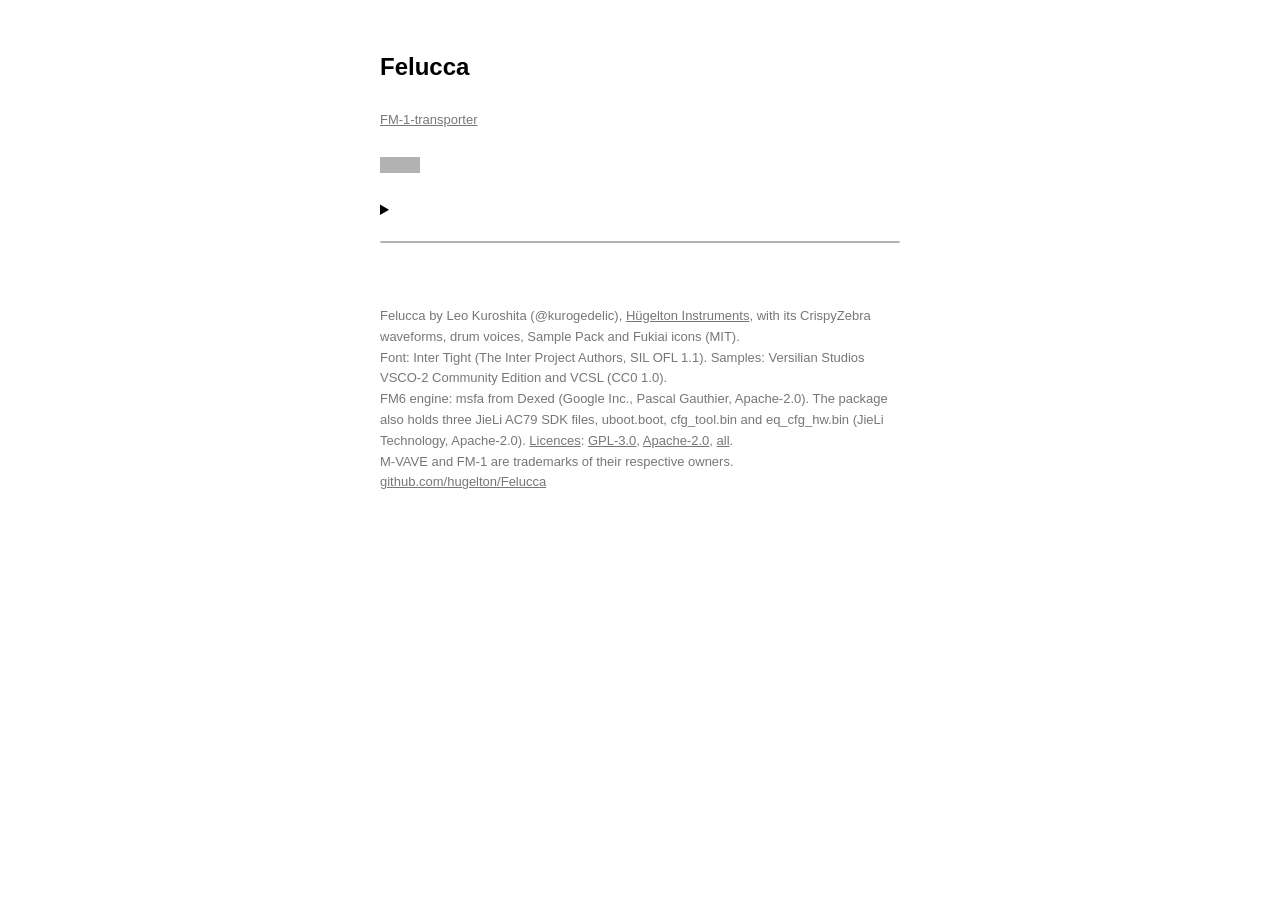
<file: moss/web/index_pkg.html>
<!doctype html>
<!-- SPDX-License-Identifier: GPL-3.0-only
     Copyright (C) 2026 Leo Kuroshita (@kurogedelic), Hügelton Instruments -->
<html lang="ja">
<head>
<meta charset="utf-8">
<meta name="viewport" content="width=device-width, initial-scale=1">
<title>Felucca</title>
<style>
  :root { --bg: #fff; --fg: #000; --dim: #777; }
  @media (prefers-color-scheme: dark) {
    :root:not([data-theme="light"]) { --bg: #000; --fg: #fff; --dim: #888; }
  }
  :root[data-theme="dark"] { --bg: #000; --fg: #fff; --dim: #888; }
  body { margin: 0; background: var(--bg); color: var(--fg);
         font: 16px/1.6 -apple-system, BlinkMacSystemFont, "Helvetica Neue", Arial, sans-serif; }
  main { max-width: 520px; margin: 0 auto; padding: 48px 16px; }
  h1 { font-size: 24px; font-weight: 600; margin: 0 0 24px; }
  .lang { float: right; font-size: 13px; color: var(--dim); cursor: pointer; text-decoration: underline; background: none; padding: 0; color: var(--dim); }
  p { margin: 0 0 16px; }
  button { font: inherit; background: var(--fg); color: var(--bg); border: 0; padding: 8px 20px; cursor: pointer; }
  button:disabled { opacity: .3; cursor: default; }
  #status { margin-top: 16px; min-height: 1.6em; }
  .small { color: var(--dim); font-size: 13px; }
  progress { width: 100%; height: 4px; margin-top: 16px; }
  pre { color: var(--dim); font-size: 12px; white-space: pre-wrap; margin-top: 16px; }
</style>
</head>
<body>
<main>
  <button class="lang" id="lang"></button>
  <h1>Felucca</h1>
  <p data-t="intro"></p>
  <p data-t="warn"></p>
  <p class="small" data-t="direct"></p>
  <p class="small" data-t="beta"></p>
  <p class="small"><span data-t="brick"></span>
    <a href="https://github.com/kurogedelic/FM-1-transporter" target="_blank" rel="noopener" style="color:inherit">FM-1-transporter</a></p>
  <p><button id="go" disabled data-t="install"></button></p>
  <details style="margin-top:24px">
    <summary data-t="stockTitle"></summary>
    <p class="small" data-t="back"></p>
    <p class="small"><a href="https://www.m-vave.com/download" target="_blank" rel="noopener" style="color:inherit">M-VAVE Downloads</a></p>
    <p><label><span data-t="stockFile"></span><br><input id="stock-file" type="file" accept=".fwsc"></label></p>
    <p><button id="stock-go" disabled data-t="stockGo"></button></p>
    <p class="small" data-t="stockBackup"></p>
    <p class="small"><label><input id="stock-recovery" type="checkbox"> <span data-t="stockRecovery"></span></label></p>
  </details>
  <progress id="bar" max="100" value="0"></progress>
  <p id="status"></p>
  <pre id="log"></pre>
  <p><a href="../editor/" style="color:inherit" data-t="editor"></a></p>
  <p class="small">Felucca by Leo Kuroshita (@kurogedelic), <a href="https://hugelton.com" target="_blank" rel="noopener" style="color:inherit">Hügelton Instruments</a>, with its CrispyZebra waveforms, drum voices, Sample Pack and Fukiai icons (MIT).<br>
    Font: Inter Tight (The Inter Project Authors, SIL OFL 1.1). Samples: Versilian Studios VSCO-2 Community Edition and VCSL (CC0 1.0).<br>
    FM6 engine: msfa from Dexed (Google Inc., Pascal Gauthier, Apache-2.0). The package also holds three JieLi AC79 SDK files, uboot.boot, cfg_tool.bin and eq_cfg_hw.bin (JieLi Technology, Apache-2.0). <a href="../../firmware/LICENSING.md" style="color:inherit">Licences</a>: <a href="../../firmware/LICENSE" style="color:inherit">GPL-3.0</a>, <a href="../../firmware/LICENSES/Apache-2.0.txt" style="color:inherit">Apache-2.0</a>, <a href="../../firmware/LICENSES/" style="color:inherit">all</a>.<br>
    M-VAVE and FM-1 are trademarks of their respective owners.<br>
    <span data-t="license"></span> <a href="https://github.com/hugelton/Felucca" target="_blank" rel="noopener" style="color:inherit">github.com/hugelton/Felucca</a></p>
</main>
<script type="module">
/*LIB*/
const $ = (id) => document.getElementById(id);
const TEXT = {
  ja: {
    intro: "FM-1 を USB で接続してください。（Chrome か Edge で使えます）",
    warn: "書き込み中は USB を抜かないでください。",
    install: "インストール", other: "English",
    editor: "エディタ（インストール後、パソコンから音色やシーケンスを編集）",
    direct: "USB ケーブルはパソコンに直接つないでください。Probe や Transporter などの機材は不要です。",
    brick: "万一インストールに失敗して起動しなくなった場合は、復旧に Transporter が必要です:",
    beta: "Felucca 1.0 は実地テスト版です。不具合は GitHub で知らせてください。このカスタムファームウェアを使ったことで FM-1 が壊れたり不具合が起きたりしても、作者は一切の責任を負いません。自己責任でお使いください。",
    back: "M-VAVEから公式FM-1 V15を取得し、未変更のFM-1.fwscを選んでください。ファイルはこのブラウザ内で検証し、サーバーへ送りません。",
    stockTitle: "公式V15に戻す", stockFile: "公式FM-1.fwsc", stockGo: "バックアップして公式V15へ戻す",
    stockBackup: "現在の曲・保存曲・音色バンク・サンプル・設定を先に保存します。全体バックアップ非対応版は、Feluccaを更新してから行ってください。復元はFeluccaを再インストールしてエディタから行います。",
    stockRecovery: "更新中断の再開：全体バックアップはすでにパソコンへ保存済み",
    stockValid: "公式V15を確認しました", stockConfirm: "全体バックアップファイルをパソコンに保存できましたか？ 続けると公式V15へ戻します。Feluccaの曲は公式V15では開けません。",
    stockNeedBackup: "書き込みモードからはバックアップできません。保存済みバックアップがある場合だけ、更新中断の再開にチェックしてください。",
    stockUnsupported: "このFeluccaは全体バックアップに未対応です。先に最新版をインストールしてください。",
    backup: "全体バックアップ保存中 ", stockError: "公式ファイルを確認できません: ",
    nomidi: "このブラウザでは使えません。Chrome か Edge で開いてください。", loadfail: "読み込めませんでした: ",
    start: "開始します", verify: "確認中", loader: "書き込みモードに切り替え中", write: "書き込み中",
    reboot: "再起動中", done: "完了しました", stopped: "途中で止まりました。USB を挿し直してもう一度押してください。",
    error: "エラー: ",
    denied: "MIDI（SysEx）の使用が許可されませんでした。アドレスバーのサイト設定で MIDI を許可して、もう一度押してください。",
    notfound: "FM-1 が見つかりません。USB ケーブル（データ通信用か）を確かめ、MIDI を使う他のアプリを閉じてから、もう一度押してください。",
    model: "接続されている機器は FM-1 ではありません。",
    lost: "USB の接続が切れました。挿し直してもう一度押してください。",
    noloader: "書き込みモードの FM-1 が見つかりません。USB を挿し直してもう一度押してください（終わるまで書き込みモードのままです）。",
    noreturn: "FM-1 が戻ってきません。電源を入れ直してください。",
    mismatch: "書き込みは終わりましたが、FM-1 が別のバージョンを報告しています: ",
    badpkg: "インストールするファイルが壊れています。ページを再読み込みしてください。",
    leave: "書き込み中です。ページを閉じないでください。",
    license: "GPL-3.0、無保証。ソース:",
  },
  en: {
    intro: "Connect the FM-1 by USB. (Works in Chrome or Edge.)",
    warn: "Do not unplug the USB cable while writing.",
    install: "Install", other: "日本語",
    editor: "Editor (after installing: edit sounds and sequences from the computer)",
    direct: "Connect the USB cable directly to the computer. No probe or Transporter is needed.",
    brick: "If an install fails and the FM-1 no longer starts, recovering it needs a Transporter:",
    beta: "Felucca 1.0 is a field-testing release; please report problems on GitHub. The author accepts no responsibility if your FM-1 is damaged or misbehaves because of this custom firmware. Use it at your own risk.",
    back: "Get official FM-1 V15 from M-VAVE and select the unmodified FM-1.fwsc. The browser validates it locally; it is not sent to a server.",
    stockTitle: "Return to official V15", stockFile: "Official FM-1.fwsc", stockGo: "Back up and return to official V15",
    stockBackup: "Current music, saved music, sound banks, samples and settings are saved first. Older firmware needs a Felucca update for complete backups. To restore an archive later, reinstall Felucca and use the editor.",
    stockRecovery: "Resume an interrupted update: I already saved a complete backup to this computer",
    stockValid: "Official V15 verified", stockConfirm: "Has the complete backup file been saved to this computer? Continue to return to official V15. Official V15 cannot open Felucca music.",
    stockNeedBackup: "An update loader cannot export a backup. Only select resume if you already saved a complete backup.",
    stockUnsupported: "This Felucca does not support complete backups. Install the current Felucca first.",
    backup: "Saving complete backup ", stockError: "Cannot validate official firmware: ",
    nomidi: "This browser cannot do it. Open the page in Chrome or Edge.", loadfail: "Could not load: ",
    start: "Starting", verify: "Verifying", loader: "Switching to update mode", write: "Writing",
    reboot: "Restarting", done: "Done", stopped: "Stopped. Replug the USB cable and press Install again.",
    error: "Error: ",
    denied: "MIDI (SysEx) access was not allowed. Allow MIDI in the site settings (address bar) and press Install again.",
    notfound: "FM-1 not found. Check the USB cable (a data cable), close other apps that use MIDI, and press Install again.",
    model: "The connected device is not an FM-1.",
    lost: "The USB connection was lost. Replug it and press Install again.",
    noloader: "The FM-1 in update mode was not found. Replug the USB cable and press Install again (it stays in update mode until it is finished).",
    noreturn: "The FM-1 did not come back. Power-cycle it.",
    mismatch: "Written, but the FM-1 reports another version: ",
    badpkg: "The file to install is damaged. Reload the page.",
    leave: "Writing. Do not close the page.",
    license: "GPL-3.0, no warranty. Source:",
  },
};
let lang = (navigator.language || "en").toLowerCase().startsWith("ja") ? "ja" : "en";
const t = (k) => TEXT[lang][k];
let lastKey = null, lastArg = "";
function applyLang() {
  document.documentElement.lang = lang;
  document.querySelectorAll("[data-t]").forEach((e) => { e.textContent = t(e.dataset.t); });
  $("lang").textContent = t("other");
  if (lastKey) $("status").textContent = t(lastKey) + lastArg;
}
$("lang").addEventListener("click", () => { lang = lang === "ja" ? "en" : "ja"; applyLang(); });
applyLang();
const sayK = (k, arg = "") => { lastKey = k; lastArg = arg; $("status").textContent = t(k) + arg; };
const say = (txt) => { lastKey = null; $("status").textContent = txt; };
const log = (t) => { $("log").textContent += t + "\n"; };
let image = null;
const meta = /*META*/;

let writing = false, stock = null, stockFileEpoch = 0;
const lockInstaller = (on) => { writing = on; $("go").disabled = on || !image; $("stock-go").disabled = on || !stock; $("stock-file").disabled = on; $("stock-recovery").disabled = on; };
window.addEventListener("beforeunload", (e) => { if (writing) { e.preventDefault(); e.returnValue = t("leave"); } });

(async () => {
  if (!navigator.requestMIDIAccess) { sayK("nomidi"); return; }
  try {
    const r = await fetch(meta.pkg);
    if (!r.ok) throw new Error(`${meta.pkg}: HTTP ${r.status}`);
    const pkg = new Uint8Array(await r.arrayBuffer());
    if (productOf(pkg) !== meta.product) { sayK("badpkg"); return; }
    image = logicalImage(pkg);
    say(`Felucca ${meta.version}`);
    $("go").disabled = false;
  } catch (e) { sayK("loadfail", e.message); }
})();

$("go").addEventListener("click", async () => {
  if (writing) return;
  lockInstaller(true);
  let midi;
  try { midi = await navigator.requestMIDIAccess({ sysex: true }); }
  catch (e) { sayK("denied"); lockInstaller(false); return; }
  try {
    const up = new Updater(midi, log);
    const total = 74 + 1167;
    const step = (k, a) => {
      log(`${k} ${a ?? ""}`);
      if (k === "start") sayK("start");
      if (k === "verify") { sayK("verify"); $("bar").value = (a / total) * 100; }
      if (k === "loader") sayK("loader");
      if (k === "write") { sayK("write"); $("bar").value = ((74 + a) / total) * 100; }
      if (k === "reboot") sayK("reboot");
      if (k === "done") { $("bar").value = 100; sayK("done"); }
    };
    const ota = await up.find((id) => /^ota-/i.test(id.model));
    if (ota) {
      ota.link.close();
      sayK((await up.resume(image, step, meta.product)) ? "done" : "stopped");
    } else {
      await up.install(image, meta.product, step);
    }
  } catch (e) {
    if (e && e.code && TEXT[lang][e.code]) sayK(e.code, e.detail || "");
    else sayK("error", e && e.message);
    log(String(e && e.stack || e));
  }
  lockInstaller(false);
});

$("stock-file").addEventListener("change", async () => {
  const epoch = ++stockFileEpoch, file = $("stock-file").files[0]; stock = null; lockInstaller(false);
  if (!file) return;
  try {
    if (file.size !== STOCK_V15_SIZE) throw new Error("FM-1 V15 / FM-1.fwsc");
    const verified = await validateStockPackage(new Uint8Array(await file.arrayBuffer()));
    if (epoch !== stockFileEpoch) return;
    stock = verified; sayK("stockValid"); lockInstaller(false);
  } catch (e) { if (epoch === stockFileEpoch) sayK("stockError", e.message); }
});
function saveArchive(archive) {
  const url = URL.createObjectURL(new Blob([JSON.stringify(archive)], {type:"application/json"}));
  const a = document.createElement("a"); a.href = url; a.download = `Felucca-backup-${new Date().toISOString().slice(0,10)}.json`;
  document.body.append(a); a.click(); a.remove(); setTimeout(() => URL.revokeObjectURL(url), 1000);
}
function archiveInfo(a) {
  let pos = a.indexOf(0); if (pos < 0) throw new Error("Invalid INFO");
  const version = String.fromCharCode(...a.slice(0,pos)); pos++;
  const engines = a[pos]; pos += 5;
  for (let i = 0; i < engines; i++) { const end = a.indexOf(0,pos); if (end < 0) throw new Error("Invalid INFO"); pos = end + 1; }
  const ext = a.slice(pos + 1);
  const supported = /^FELUCCA /i.test(version) && ext[0] === 16 && ext[1] === 0x55 && ext[2] === 1 &&
    ext[4] === 0x4d && ext[5] === 1 && ext[8] === 0x42 && ext[9] === 1 && (ext[10] & 1);
  return {version,supported};
}
$("stock-go").addEventListener("click", async () => {
  if (!stock || writing) return;
  const selected = stock; lockInstaller(true);
  let link = null;
  try {
    let midi;
    try { midi = await navigator.requestMIDIAccess({sysex:true}); } catch (e) { sayK("denied"); return; }
    const up = new Updater(midi, log);
    const step = (k, n) => { log(`${k} ${n ?? ""}`); if (["start","verify","loader","write","reboot","done"].includes(k)) sayK(k); if (k === "done") $("bar").value = 100; };
    const loader = await up.find(id => id.model === "ota-FM-1");
    if (loader) {
      loader.link.close();
      if (!$("stock-recovery").checked) { sayK("stockNeedBackup"); return; }
      if (!confirm(t("stockConfirm"))) return;
      sayK(await up.resume(selected.image, step, selected.product) ? "done" : "stopped");
    } else {
      const device = await up.find(id => id.model === "FM-1");
      if (!device) { sayK("notfound"); return; }
      const input = device.link.input, output = device.link.output; device.link.close();
      link = new BackupConnection(input, output);
      const info = archiveInfo(await link.request([1,[]]));
      if (!info.supported) { sayK("stockUnsupported"); return; }
      const archive = await captureBackup((r,o) => link.request(r,o), info.version,
        (done,total) => sayK("backup", `${Math.round(done / Math.max(1,total) * 100)}%`));
      saveArchive(archive); link.close(); link = null;
      if (!confirm(t("stockConfirm"))) return;
      await up.install(selected.image, selected.product, step);
    }
  } catch (e) {
    if (e.code && TEXT[lang][e.code]) sayK(e.code,e.detail || ""); else sayK("error",e.message);
    log(String(e.stack || e));
  } finally { if (link) link.close(); lockInstaller(false); }
});
</script>
</body>
</html>
</file>
<file: css/style.css>
/* SPDX-License-Identifier: GPL-3.0-only */
/*
 * Bryo site styles.
 *
 * Two voices, both fixed-width: Bryo PX5, the firmware's own 5x7 screen face (fonts/, made from
 * bryo/tools/gen_px_font.py by tools/gen_px_webfont.py), for short labels, buttons, numbers and nav; IBM Plex
 * Mono for anything you actually read. Pixel type at body length is hard on the eyes, so it never carries a
 * paragraph.
 *
 * The look is a wireframe: no filled surfaces, no glows. Everything is drawn with 1 px lines on black, the way
 * the screen draws its pictograms (1-dot strokes, dotted guides), with corner ticks on the things you look at.
 *
 * Colour is the firmware's, value for value (firmware/src/ui_px.c): white on black, and colour only ever
 * says where you are or what's alive. Okabe and Ito's colour-blind-safe set: sky blue a page, reddish
 * purple modulation, orange sound, vermillion recording, yellow something to know.
 */

@font-face {
  font-family: "Bryo PX5";
  src: url("../fonts/bryo-px5.woff") format("woff");
  font-weight: 400;
  font-display: swap;
}
@font-face {
  font-family: "Bryo PX5";
  src: url("../fonts/bryo-px5-bold.woff") format("woff");
  font-weight: 700;
  font-display: swap;
}

:root {
  color-scheme: dark;

  /* the screen's black and white; --ink-faint is the firmware's dim ink (45 % of the way from black) */
  --bg: #000000;
  --bg-sunk: #000000;
  --line: #3a3a3a;      /* a wire */
  --line-soft: #242424; /* a guide: the hero's grid */
  --line-strong: #ffffff;
  --ink: #ffffff;
  --ink-soft: #b8b8b8; /* 10.6:1 on black */
  --ink-faint: #8c8c8c; /* 6.6:1 on black: AA for small text (the firmware's #737373 is 4.5:1, too close) */

  /* px_page, px_mod, px_live, px_rec, px_note */
  --blue: #56b4e9;
  --purple: #cc79a7;
  --orange: #e69f00;
  --red: #d55e00;
  --yellow: #f0e442;

  --font-pixel: "Bryo PX5", ui-monospace, monospace;
  --font-text: "IBM Plex Mono", ui-monospace, "SFMono-Regular", Menlo, monospace;
  --font-mono: "IBM Plex Mono", ui-monospace, "SFMono-Regular", Menlo, monospace;

  --gutter: 16px;
  --measure: 64ch;
  --tick: 12px;
  --max: 1240px;
  --header-h: 72px;
  --bar-h: 64px;
}

@media (min-width: 720px) {
  :root { --gutter: 32px; --header-h: 88px; --bar-h: 72px; }
}
@media (min-width: 1100px) {
  :root { --gutter: 56px; }
}

/* ---------- base ---------- */

*,
*::before,
*::after { box-sizing: border-box; }

html {
  -webkit-text-size-adjust: 100%;
  text-size-adjust: 100%;
  scroll-padding-top: calc(var(--header-h) + var(--bar-h) + 16px);
}

body {
  margin: 0;
  background: var(--bg);
  color: var(--ink);
  font-family: var(--font-text);
  font-size: 0.9375rem;
  line-height: 1.65;
  overflow-x: hidden;
}

@media (min-width: 720px) {
  body { font-size: 1.0625rem; }
}

img,
svg { display: block; max-width: 100%; height: auto; }

a { color: inherit; text-underline-offset: 0.2em; text-decoration-thickness: 1px; }
a:hover { text-decoration-thickness: 2px; }

:focus-visible {
  outline: 2px solid var(--yellow);
  outline-offset: 3px;
}

::selection { background: var(--orange); color: #000; }

.visually-hidden {
  position: absolute !important;
  width: 1px; height: 1px;
  margin: -1px; padding: 0;
  overflow: hidden;
  clip: rect(0 0 0 0);
  white-space: nowrap;
  border: 0;
}

.skip-link {
  position: absolute;
  left: var(--gutter);
  top: -100px;
  z-index: 100;
  padding: 12px 16px;
  background: var(--yellow);
  color: #000;
  font-family: var(--font-pixel);
  text-decoration: none;
}
.skip-link:focus { top: 12px; }

.wrap {
  width: 100%;
  max-width: var(--max);
  margin-inline: auto;
  padding-inline: var(--gutter);
}

/* The FM-1's screens are 2x2 px dot art: keep them crisp at any size. */
.pixelated { image-rendering: pixelated; }

/* ---------- pixel type ---------- */

.px {
  font-family: var(--font-pixel);
  font-weight: 400;
  letter-spacing: 0;
  text-transform: uppercase;
  line-height: 1.2;
}

/* ---------- header ---------- */

.site-header {
  position: sticky;
  top: 0;
  z-index: 40;
  background: var(--bg);
  border-bottom: 1px solid var(--line);
}

.site-header__inner {
  display: flex;
  align-items: center;
  justify-content: space-between;
  height: var(--header-h);
}

.logo {
  display: inline-flex;
  align-items: center;
  gap: 12px;
  text-decoration: none;
}
/* the wordmark is 23 x 7 dots: drawn at a whole number of px a dot so every dot stays square */
.logo__mark { width: 92px; height: 28px; }
@media (min-width: 720px) {
  .logo__mark { width: 115px; height: 35px; }
}

.header-actions {
  display: flex;
  align-items: center;
  gap: 8px;
}

.icon-btn {
  display: inline-grid;
  place-items: center;
  width: 48px;
  height: 48px;
  padding: 0;
  border: 0;
  background: none;
  color: var(--ink);
  cursor: pointer;
  text-decoration: none;
}
.icon-btn svg { width: 36px; height: 36px; }
@media (min-width: 720px) {
  .icon-btn { width: 56px; height: 56px; }
  .icon-btn svg { width: 44px; height: 44px; }
}

/* ---------- product bar (the "Syntakt  1149 $  [NOTIFY ME]" strip) ---------- */

.product-bar {
  position: sticky;
  top: var(--header-h);
  z-index: 39;
  background: var(--bg);
  border-bottom: 1px solid var(--line);
}

.product-bar__inner {
  display: flex;
  align-items: center;
  gap: 16px;
  min-height: var(--bar-h);
}

.product-bar__name {
  font-size: 1.125rem;
  margin: 0;
  font-weight: 500;
}

.product-bar__meta {
  margin-left: auto;
  color: var(--ink-soft);
  font-size: 0.95rem;
  white-space: nowrap;
}
@media (max-width: 479px) {
  .product-bar__meta { display: none; }
  .product-bar .btn { margin-left: auto; }
}

/* ---------- buttons ---------- */

.btn {
  display: inline-flex;
  align-items: center;
  justify-content: center;
  gap: 10px;
  min-height: 48px;
  padding: 10px 18px;
  border: 1px solid var(--line-strong);
  background: transparent;
  color: var(--ink);
  font-family: var(--font-pixel);
  font-size: 0.875rem;
  letter-spacing: 0.06em;
  text-transform: uppercase;
  text-decoration: none;
  line-height: 1; /* no leading: the browser can't split it unevenly, so the label sits dead centre */
  cursor: pointer;
  transition: background-color 120ms linear, color 120ms linear;
}
.btn:hover,
.btn:focus-visible {
  border-color: var(--orange);
  color: var(--orange);
  text-decoration: none;
}
/* the main action: still only lines, a doubled border and an arrow say it's the one */
.btn--solid { box-shadow: inset 0 0 0 3px var(--bg), inset 0 0 0 4px var(--line-strong); }
.btn--solid::after { content: ">"; }
.btn--solid:hover,
.btn--solid:focus-visible { box-shadow: inset 0 0 0 3px var(--bg), inset 0 0 0 4px var(--orange); }

@media (min-width: 720px) {
  .btn { font-size: 1rem; padding: 12px 26px; }
}

/* ---------- full-screen menu (a <dialog>: focus trap and Escape for free) ---------- */

.menu {
  width: 100%;
  max-width: none;
  height: 100%;
  max-height: none;
  margin: 0;
  padding: 0;
  border: 0;
  background: var(--bg);
  color: var(--ink);
}
.menu::backdrop { background: var(--bg); }

.menu__top {
  display: flex;
  justify-content: space-between;
  align-items: center;
  height: var(--header-h);
}

.menu__list {
  list-style: none;
  margin: 24px 0 0;
  padding: 0;
  border-top: 1px solid var(--line);
}
.menu__list li { border-bottom: 1px solid var(--line); }
.menu__list a {
  display: flex;
  align-items: baseline;
  gap: 16px;
  padding: 20px 0;
  text-decoration: none;
  font-family: var(--font-pixel);
  font-size: clamp(1.5rem, 6vw, 3rem);
  text-transform: uppercase;
}
.menu__list a span {
  font-size: 0.875rem;
  color: var(--ink-faint);
  min-width: 3ch;
}
.menu__list a:hover,
.menu__list a:focus-visible { color: var(--orange); }

/* ---------- hero ---------- */

.hero {
  position: relative;
  overflow: hidden;
  isolation: isolate;
  background: var(--bg);
  border-bottom: 1px solid var(--line);
}

/* A drafting grid behind the hero: 1 px guides every 48 px, fading out toward the bottom. */
.hero::before {
  content: "";
  position: absolute;
  inset: 0;
  z-index: -1;
  background-image:
    linear-gradient(to right, var(--line-soft) 1px, transparent 1px),
    linear-gradient(to bottom, var(--line-soft) 1px, transparent 1px);
  background-size: 48px 48px;
  background-position: -1px -1px;
  mask-image: linear-gradient(to bottom, #000 55%, transparent);
}

.hero__inner {
  display: grid;
  gap: 32px;
  padding-block: 48px;
  align-items: center;
}
@media (min-width: 900px) {
  .hero__inner { grid-template-columns: 1.1fr 1fr; padding-block: 88px; gap: 56px; }
}

/* The FM-1's screen, flat and at a whole multiple of its 240 px so the dots stay square: no fake device
 * around it, just the black glass and a hairline, the way the panel frames it. */
.device {
  justify-self: center;
  width: min(100%, 506px); /* 480 px of screen (2x its 240) + the padding and hairline */
}

.device__screen {
  position: relative;
  margin: 0;
  padding: 12px;
  background: #000;
  border: 1px solid var(--line);
}
.device__screen img {
  width: 100%;
  aspect-ratio: 1;
  background: #000;
}

.device__controls {
  display: flex;
  align-items: center;
  justify-content: space-between;
  gap: 12px;
  margin-top: 16px;
}

.device__label {
  font-size: 0.8125rem;
  color: var(--ink-soft);
  min-height: 1.2em;
}

.device__pause {
  min-height: 40px;
  padding: 6px 12px;
  font-size: 0.75rem;
}

.hero__kicker { color: var(--orange); margin: 0 0 16px; font-size: 0.9375rem; }

.hero__title {
  margin: 0;
  font-weight: 600;
  font-size: clamp(2.2rem, 8vw, 4.75rem);
  line-height: 1;
  letter-spacing: -0.05em;
}

.hero__lede {
  margin: 24px 0 32px;
  max-width: 40ch;
  color: var(--ink-soft);
  font-size: 1.0625rem;
}

.btn-row { display: flex; flex-wrap: wrap; gap: 12px; }

/* ---------- sections ---------- */

.section {
  padding-block: 64px;
  border-bottom: 1px solid var(--line);
}
@media (min-width: 720px) {
  .section { padding-block: 104px; }
}

.section__num {
  display: block;
  margin-bottom: 14px;
  font-size: 1.75rem;
}
.section__num .slash { color: var(--ink-faint); }

.section__title {
  margin: 0 0 28px;
  max-width: 18ch;
  font-weight: 600;
  font-size: clamp(1.75rem, 5.5vw, 3.25rem);
  line-height: 1.08;
  letter-spacing: -0.045em;
}

.prose { max-width: var(--measure); }
.prose p { margin: 0 0 1.1em; }
.prose p.lead { font-size: 1.15em; line-height: 1.5; color: var(--ink); }
.prose p,
.prose li { color: var(--ink-soft); }
.prose strong { color: var(--ink); font-weight: 600; }

.split {
  display: grid;
  gap: 40px;
}
@media (min-width: 900px) {
  .split { grid-template-columns: 1fr 1fr; gap: 72px; align-items: start; }
}

/* A screen shown as a figure. */
.screen {
  position: relative;
  margin: 0;
  background: #000;
  border: 1px solid var(--line);
}
.screen img { width: 100%; }
.screen figcaption {
  padding: 12px 14px;
  border-top: 1px dashed var(--line);
  font-size: 0.75rem;
  color: var(--ink-soft);
}

/* ---------- the chain (tabs) ---------- */

.chain {
  margin-top: 40px;
}

.chain__tabs {
  display: grid;
  grid-template-columns: repeat(5, minmax(0, 1fr));
  gap: 0;
  border: 1px solid var(--line-strong);
}

.chain__tab {
  position: relative;
  min-height: 72px;
  padding: 12px 6px;
  border: 0;
  border-right: 1px solid var(--line);
  background: transparent;
  color: var(--ink-soft);
  font-family: var(--font-pixel);
  font-size: clamp(0.6875rem, 2.4vw, 1rem);
  text-transform: uppercase;
  cursor: pointer;
  text-align: center;
}
.chain__tab:last-child { border-right: 0; }
.chain__tab small {
  display: block;
  margin-bottom: 6px;
  color: var(--ink-faint);
  font-size: 0.8em;
}
.chain__tab:hover { color: var(--ink); }
/* selected: an inner frame and a blue bar under it (a page's colour), never a fill */
.chain__tab[aria-selected="true"] {
  color: var(--ink);
  box-shadow: inset 0 0 0 1px var(--line-strong), inset 0 -4px 0 var(--blue);
}
.chain__tab[aria-selected="true"] small { color: var(--blue); }
.chain__tab:focus-visible { outline-offset: -5px; outline-color: var(--orange); }

/* the arrows between stages: the signal goes left to right */
.chain__tab:not(:last-child)::after {
  content: "";
  position: absolute;
  right: -6px;
  top: 50%;
  z-index: 1;
  width: 10px;
  height: 10px;
  background: var(--bg);
  border-top: 1px solid var(--line-strong);
  border-right: 1px solid var(--line-strong);
  transform: translateY(-50%) rotate(45deg);
}

.chain__panel {
  display: grid;
  gap: 32px;
  padding: 32px 0 0;
}
.chain__panel[hidden] { display: none; }
@media (min-width: 900px) {
  .chain__panel { grid-template-columns: 320px 1fr; gap: 56px; padding-top: 48px; }
}
.chain__panel h3 {
  margin: 0 0 16px;
  font-size: 1.5rem;
  font-weight: 600;
  letter-spacing: -0.04em;
}
.chain__panel .tag { color: var(--orange); }

/* ---------- specs ---------- */

.specs {
  margin: 40px 0 0;
  border-top: 1px solid var(--line-strong);
}
.specs div {
  display: grid;
  gap: 4px;
  padding: 18px 0;
  border-bottom: 1px solid var(--line);
}
@media (min-width: 720px) {
  .specs div { grid-template-columns: 260px 1fr; gap: 24px; }
}
.specs dt { font-size: 0.875rem; color: var(--ink-faint); padding-top: 0.25em; }
.specs dd { margin: 0; }

/* ---------- steps ---------- */

.steps {
  list-style: none;
  counter-reset: step;
  margin: 32px 0 0;
  padding: 0;
  max-width: var(--measure);
}
.steps > li {
  counter-increment: step;
  position: relative;
  padding: 0 0 28px 64px;
  color: var(--ink-soft);
}
.steps > li::before {
  content: counter(step, decimal-leading-zero);
  position: absolute;
  left: 0;
  top: 0.05em;
  font-family: var(--font-pixel);
  color: var(--orange);
  font-size: 1.25rem;
}
.steps strong { color: var(--ink); }

/* ---------- code ---------- */

code,
pre {
  font-family: var(--font-mono);
  font-size: 0.875em;
}
:not(pre) > code {
  padding: 0.05em 0.35em;
  border: 1px dashed var(--line);
  color: var(--ink);
  word-break: break-word;
}

.code {
  position: relative;
  margin: 16px 0 24px;
  border: 1px solid var(--line);
}
.code pre {
  margin: 0;
  padding: 18px 20px;
  overflow-x: auto;
  line-height: 1.6;
  color: var(--ink);
  tab-size: 2;
}
.code__copy {
  position: absolute;
  top: 8px;
  right: 8px;
  min-height: 32px;
  padding: 4px 10px;
  font-size: 0.6875rem;
  background: var(--bg);
}

/* ---------- thanks ---------- */

.thanks__card {
  position: relative;
  margin-top: 40px;
  padding: 28px;
  border: 1px solid var(--line);
}
.thanks__card h3 { margin: 0 0 8px; font-size: 1.25rem; font-weight: 600; letter-spacing: -0.03em; }
.thanks__card p { margin: 0 0 20px; color: var(--ink-soft); }

.thanks__links {
  display: grid;
  gap: 0;
  margin: 32px 0 0;
  padding: 0;
  list-style: none;
  border-top: 1px solid var(--line);
}
.thanks__links a {
  display: flex;
  justify-content: space-between;
  align-items: center;
  gap: 16px;
  padding: 18px 0;
  border-bottom: 1px solid var(--line);
  text-decoration: none;
}
.thanks__links a:hover,
.thanks__links a:focus-visible { color: var(--orange); }
.thanks__links .px { font-size: 0.75rem; color: var(--ink-faint); }

/* ---------- footer ---------- */

.site-footer {
  padding-block: 48px 64px;
  color: var(--ink-soft);
  font-size: 0.9375rem;
}
.site-footer__grid {
  display: grid;
  gap: 32px;
}
@media (min-width: 720px) {
  .site-footer__grid { grid-template-columns: 2fr 1fr 1fr; }
}
.site-footer h2 { margin: 0 0 12px; font-size: 0.8125rem; color: var(--ink); }
.site-footer ul { list-style: none; margin: 0; padding: 0; }
.site-footer li { margin-bottom: 8px; }
.site-footer p { margin: 0 0 12px; max-width: 52ch; }

/* ---------- docs layout ---------- */

.docs-hero {
  padding-block: 48px 40px;
  border-bottom: 1px solid var(--line);
}
.docs-hero .section__title { max-width: none; margin-bottom: 16px; }

.docs {
  display: grid;
  gap: 32px;
  padding-block: 40px 80px;
}
@media (min-width: 1000px) {
  .docs { grid-template-columns: 260px minmax(0, 1fr); gap: 64px; }
}

.toc {
  align-self: start;
  border: 1px solid var(--line);
}
@media (min-width: 1000px) {
  .toc {
    position: sticky;
    top: calc(var(--header-h) + var(--bar-h) + 24px);
    max-height: calc(100vh - var(--header-h) - var(--bar-h) - 48px);
    overflow-y: auto;
    border: 0;
  }
  .toc summary { pointer-events: none; }
  .toc summary::after { display: none; }
}
.toc summary {
  display: flex;
  justify-content: space-between;
  align-items: center;
  min-height: 48px;
  padding: 0 16px;
  cursor: pointer;
  list-style: none;
  font-size: 0.875rem;
}
.toc summary::-webkit-details-marker { display: none; }
.toc summary::after { content: "+"; font-family: var(--font-pixel); }
.toc[open] summary::after { content: "-"; }
@media (min-width: 1000px) {
  .toc summary { padding: 0 0 12px; min-height: 0; color: var(--ink-faint); }
}
.toc ol {
  list-style: none;
  margin: 0;
  padding: 0 0 8px;
  counter-reset: toc;
}
.toc li { counter-increment: toc; }
.toc a {
  display: flex;
  gap: 12px;
  padding: 9px 16px;
  border-left: 3px solid transparent;
  color: var(--ink-soft);
  text-decoration: none;
  font-size: 0.9375rem;
  line-height: 1.3;
}
.toc a::before {
  content: counter(toc, decimal-leading-zero);
  font-family: var(--font-pixel);
  font-size: 0.75rem;
  color: var(--ink-faint);
  padding-top: 0.2em;
}
.toc a:hover { color: var(--ink); }
.toc a[aria-current="true"] {
  color: var(--ink);
  border-left-color: var(--blue);
}
@media (min-width: 1000px) {
  .toc a { padding-left: 14px; }
}

.doc { min-width: 0; max-width: 820px; }
.doc section { padding-bottom: 56px; margin-bottom: 56px; border-bottom: 1px solid var(--line); }
.doc section:last-child { border-bottom: 0; }
.doc h2 {
  margin: 0 0 20px;
  font-size: clamp(1.5rem, 4vw, 2.125rem);
  font-weight: 600;
  line-height: 1.12;
  letter-spacing: -0.04em;
}
.doc h2 .px { display: block; margin-bottom: 10px; font-size: 0.875rem; color: var(--ink-faint); letter-spacing: 0.04em; }
.doc h3 { margin: 32px 0 10px; font-size: 1.125rem; font-weight: 600; letter-spacing: -0.02em; }
.doc p,
.doc li { color: var(--ink-soft); }
.doc strong { color: var(--ink); font-weight: 600; }
.doc ul,
.doc ol { padding-left: 1.25em; }
.doc li { margin-bottom: 0.4em; }

.doc .more {
  display: inline-flex;
  margin-top: 8px;
  font-family: var(--font-pixel);
  font-size: 0.8125rem;
  text-transform: uppercase;
  color: var(--ink);
}

.callout {
  margin: 24px 0;
  padding: 16px 20px;
  border: 1px solid var(--line);
  border-left: 4px solid var(--yellow);
}
.callout p { margin: 0; color: var(--ink); }
.callout .px { display: block; margin-bottom: 6px; font-size: 0.75rem; color: var(--yellow); }
.callout--red { border-left-color: var(--red); }
.callout--red .px { color: var(--red); }

.figure-row {
  display: grid;
  grid-template-columns: repeat(auto-fit, minmax(160px, 1fr));
  gap: 16px;
  margin: 24px 0;
}

.panel-figure {
  position: relative;
  margin: 24px 0;
  padding: 12px;
  border: 1px solid var(--line);
}
.panel-figure figcaption { padding-top: 10px; font-size: 0.875rem; color: var(--ink-soft); }

/* tables scroll inside their own box on phones, never the page */
.table-wrap {
  margin: 20px 0 28px;
  overflow-x: auto;
  border: 1px solid var(--line);
}
.table-wrap:focus-visible { outline-offset: 0; }
table {
  width: 100%;
  border-collapse: collapse;
  font-size: 0.9375rem;
}
th,
td {
  padding: 12px 14px;
  border-bottom: 1px solid var(--line);
  text-align: left;
  vertical-align: top;
}
th {
  border-bottom-color: var(--line-strong);
  font-family: var(--font-pixel);
  font-weight: 400;
  font-size: 0.75rem;
  text-transform: uppercase;
  letter-spacing: 0.05em;
  color: var(--ink);
}
td { color: var(--ink-soft); }
td:first-child { color: var(--ink); white-space: nowrap; }
tr:last-child td { border-bottom: 0; }

.swatch {
  display: inline-block;
  width: 0.8em;
  height: 0.8em;
  margin-right: 8px;
  vertical-align: -0.05em;
}

/* ---------- motion ---------- */

@media (prefers-reduced-motion: reduce) {
  *,
  *::before,
  *::after {
    transition-duration: 0.01ms !important;
    animation-duration: 0.01ms !important;
    scroll-behavior: auto !important;
  }
}
@media (prefers-reduced-motion: no-preference) {
  html { scroll-behavior: smooth; }
}

/* forced colours (Windows High Contrast): keep the selected tab and borders visible */
@media (forced-colors: active) {
  .chain__tab[aria-selected="true"] { outline: 3px solid CanvasText; }
  .btn { border-color: ButtonText; }
}

/* Titles in the bold cut, as the screen draws its page names (PXF_5B: each dot doubled to the right). */
.section__num,
.menu__list a,
.chain__tab,
.hero__kicker { font-weight: 700; }

/* Registration ticks: an L of white at each corner of the things you look at, over their 1 px wire, the way a
 * wireframe marks a frame's extent. Drawn with eight 1 px gradients on a pseudo-element, so no markup. */
.screen::before,
.device__screen::before,
.panel-figure::before,
.thanks__card::before {
  content: "";
  position: absolute;
  inset: -1px;
  pointer-events: none;
  background:
    linear-gradient(var(--line-strong), var(--line-strong)) left top / var(--tick) 1px no-repeat,
    linear-gradient(var(--line-strong), var(--line-strong)) left top / 1px var(--tick) no-repeat,
    linear-gradient(var(--line-strong), var(--line-strong)) right top / var(--tick) 1px no-repeat,
    linear-gradient(var(--line-strong), var(--line-strong)) right top / 1px var(--tick) no-repeat,
    linear-gradient(var(--line-strong), var(--line-strong)) left bottom / var(--tick) 1px no-repeat,
    linear-gradient(var(--line-strong), var(--line-strong)) left bottom / 1px var(--tick) no-repeat,
    linear-gradient(var(--line-strong), var(--line-strong)) right bottom / var(--tick) 1px no-repeat,
    linear-gradient(var(--line-strong), var(--line-strong)) right bottom / 1px var(--tick) no-repeat;
}
@media (forced-colors: active) {
  .screen::before,
  .device__screen::before,
  .panel-figure::before,
  .thanks__card::before { display: none; }
}

/* two screens a row, whatever the column's width (the arpeggiator's four on the landing page) */
.figure-row--2 { grid-template-columns: repeat(2, minmax(0, 1fr)); margin-top: 32px; }

/* a short definition list inside prose: narrower labels than the spec sheet */
.specs--compact { margin: 24px 0; }
@media (min-width: 720px) {
  .specs--compact div { grid-template-columns: 96px 1fr; gap: 16px; }
}
.specs--compact div { padding: 12px 0; }
.specs--compact dd { color: var(--ink-soft); }

/* On narrow phones five stage names don't fit side by side in the pixel face (CHRONOS is 7 letters), so the
 * strip keeps each tab at a readable width and scrolls sideways inside itself instead of shrinking the type.
 * The page itself never scrolls sideways. */
@media (max-width: 479px) {
  .chain__tabs {
    grid-template-columns: repeat(5, minmax(84px, 1fr));
    overflow-x: auto;
    scrollbar-width: thin;
  }
}

/* Phones: a screen picture on its own would fill the whole view, so it sits at 65 % of the column, centred,
 * with the page around it. Pairs (.figure-row--2) are already two to a row, and the panel drawing keeps the
 * full width because its lettering would get too small to read. */
@media (max-width: 719px) {
  .device { width: 65%; }
  .device__controls { flex-wrap: wrap; }
  .chain__panel > .screen,
  .split > .screen {
    width: 65%;
    margin-inline: auto;
  }
  .figure-row:not(.figure-row--2) {
    grid-template-columns: minmax(0, 65%);
    justify-content: center;
  }
}

/* ---------- the walkthrough: the panel, its screen and one caption ----------
 * Everything you need to follow a step sits in one view: the panel (what the hands do), the screen (what Bryo
 * shows) and a single caption bar (what to do, where you are, and the buttons). Desktop: panel and screen side by
 * side, the caption under both. Phone: panel, caption, screen, so the step's words sit right under its hands. */

.tour { margin-top: 40px; }

.tour__routines {
  display: flex;
  gap: 8px;
  margin-bottom: 24px;
}
/* the routine playing: an inner frame and a blue bar, as the chain's selected tab */
.tour__routine[aria-pressed="true"] {
  border-color: var(--line-strong);
  box-shadow: inset 0 -4px 0 var(--blue);
}

.tour__stage {
  display: grid;
  grid-template-areas: "panel" "caption" "screen";
  gap: 16px;
}
@media (min-width: 720px) {
  .tour__stage {
    grid-template-columns: minmax(0, 1fr) clamp(220px, 26vw, 330px);
    grid-template-areas: "panel screen" "caption caption";
    align-items: center;
    gap: 24px 32px;
  }
}

/* the drawing has its own frame, so no second border here */
.tour__panel { grid-area: panel; }
.tour__panel svg,
.tour__panel img { display: block; width: 100%; height: auto; }

/* inside the drawn panel (it's inline, so these reach its groups) */
.tour__panel .hit { transition: stroke 120ms linear, fill 120ms linear; }
.tour__panel .ptr {
  transform-box: view-box;
  transition: transform 900ms cubic-bezier(0.3, 0.7, 0.3, 1), fill 120ms linear;
}
.tour__panel .no-anim .ptr { transition: none; }
/* pressed: a flash of orange, the screen's colour for something happening now */
.tour__panel .ctl.is-press .hit { stroke: var(--orange); stroke-width: 4; }
/* held: stays lit, with a faint fill so it reads differently from a press */
.tour__panel .ctl.is-hold .hit { stroke: var(--orange); stroke-width: 4; fill: rgba(230, 159, 0, 0.2); }
/* turned: the knob's outline and pointer in orange while it moves */
.tour__panel .ctl.is-turn .hit { stroke: var(--orange); stroke-width: 3; }
.tour__panel .ctl.is-turn .ptr { fill: var(--orange); }

.tour__screen { grid-area: screen; width: 100%; }

.tour__caption {
  grid-area: caption;
  display: grid;
  grid-template-columns: minmax(0, 1fr);
  gap: 14px;
  padding: 16px 0 0;
  border-top: 1px solid var(--line-strong);
}
@media (min-width: 720px) {
  .tour__caption {
    grid-template-columns: minmax(0, 1fr) auto;
    grid-template-areas: "progress progress" "say controls";
    align-items: center;
    gap: 14px 32px;
  }
  .tour__progress { grid-area: progress; }
  .tour__say { grid-area: say; }
  .tour__controls { grid-area: controls; }
}

.tour__progress { display: flex; flex-wrap: wrap; gap: 6px; }
.tour__dot {
  min-width: 36px;
  min-height: 36px;
  padding: 0 8px;
  border: 1px solid var(--line);
  background: none;
  color: var(--ink-faint);
  font-family: var(--font-pixel);
  font-size: 0.75rem;
  line-height: 1;
  cursor: pointer;
}
.tour__dot:hover { color: var(--ink); border-color: var(--ink-soft); }
.tour__dot[aria-current="step"] { color: var(--orange); border-color: var(--orange); }

/* the step's words: fixed to three lines' height so the buttons don't jump as the text changes */
.tour__say {
  margin: 0;
  min-height: calc(3 * 1.55em);
  color: var(--ink);
  font-size: 1rem;
  line-height: 1.55;
}

.tour__controls { display: flex; gap: 8px; }
.tour__controls .btn { min-width: 48px; }
.tour__controls [data-tour-play] { min-width: 112px; }

@media (max-width: 719px) {
  .tour__screen { width: 65%; margin-inline: auto; }
  .tour__controls [data-tour-play] { flex: 1; }
  .tour__say { min-height: calc(4 * 1.55em); font-size: 0.9375rem; }
  /* five routines in one row that scrolls sideways, rather than a ragged 3 + 2 */
  .tour__routines { overflow-x: auto; scrollbar-width: thin; padding-bottom: 4px; }
  .tour__routine { flex: 0 0 auto; padding: 10px 14px; font-size: 0.75rem; }
}


/* ---------- bands: Elektron-style alternating rows ----------
 * One big screen and its words a band, the screen swapping sides from band to band, with room to breathe. The
 * screen is never wider than 480 px, exactly twice the firmware's 240, so its dots stay square. Phones: the
 * screen first (at 65 %, as everywhere), then the words. */

.band { padding-block: clamp(72px, 10vw, 160px); border-bottom: 1px solid var(--line); }
.band-group { padding-bottom: 0; }
.band-group > .wrap { padding-bottom: clamp(24px, 4vw, 48px); }
.band-group__lede { margin: 0; max-width: 52ch; color: var(--ink-soft); font-size: 1.0625rem; }
.band-group .band:last-child { border-bottom: 0; }
.band-group .band { padding-block: clamp(56px, 8vw, 120px); border-bottom: 1px dashed var(--line); }

.band__grid {
  display: grid;
  gap: 32px;
  align-items: center;
}
@media (min-width: 900px) {
  .band__grid {
    grid-template-columns: minmax(0, 1fr) minmax(0, 1fr);
    gap: clamp(56px, 7vw, 120px);
  }
  /* the screen on the right for every other band */
  .band--flip .band__grid > .band__media,
  .band--flip.band__grid > .band__media { order: 2; }
}

.band__media {
  width: 100%;
  max-width: 480px;
  justify-self: center;
}
.band__media > .screen { width: 100%; }

/* small screens under a band's big one */
.band__thumbs {
  display: grid;
  grid-template-columns: repeat(3, minmax(0, 1fr));
  gap: 12px;
  margin-top: 12px;
}
.band__thumbs figcaption { padding: 8px 10px; font-size: 0.6875rem; }

.band__text { max-width: 56ch; }
.band__text .section__title { max-width: 16ch; }
.band__text p { color: var(--ink-soft); margin: 0 0 1.1em; }
.band__text p.lead { color: var(--ink); font-size: 1.2em; line-height: 1.5; }
.band__text strong { color: var(--ink); font-weight: 600; }

/* a source's name, big in the firmware's bold pixel face, as the screen titles its pages */
.band__title {
  margin: 0 0 20px;
  font-weight: 700;
  font-size: clamp(2.5rem, 6vw, 4.5rem);
  line-height: 1;
  color: var(--blue);
}

.more-link {
  display: inline-flex;
  margin-top: 8px;
  font-size: 0.8125rem;
  color: var(--ink);
}
.more-link:hover { color: var(--orange); }

@media (max-width: 899px) {
  .band__grid > .band__media,
  .band__grid > div.band__media { order: 0; }
}
@media (max-width: 719px) {
  .band__media { width: 65%; margin-inline: auto; }
  /* a band with thumbnails keeps them readable: the big screen 65 %, the row full width */
  .band__media:has(.band__thumbs) { width: 100%; }
  .band__media:has(.band__thumbs) > .screen { width: 65%; margin-inline: auto; }
}

/* the chain's stages laid out as a band too: the stage's screen big on the left, its words on the right */
@media (min-width: 900px) {
  .chain__panel {
    grid-template-columns: minmax(0, 1fr) minmax(0, 1fr);
    gap: clamp(56px, 7vw, 120px);
    align-items: center;
  }
  .chain__panel > .screen { max-width: 480px; width: 100%; justify-self: center; }
}
.chain__panel h3 { font-size: clamp(1.75rem, 3.5vw, 2.5rem); }
@media (min-width: 900px) {
  .band__text { font-size: 1.125rem; }
}

/* ---------- step-by-step guides: the panel with the hands lit, and the screen it gives ---------- */

.walk-legend {
  display: flex;
  flex-wrap: wrap;
  gap: 12px 28px;
  margin: 24px 0 8px;
  padding: 14px 16px;
  border: 1px dashed var(--line);
  font-size: 0.875rem;
  color: var(--ink-soft);
}
.walk-legend__item { display: inline-flex; align-items: center; gap: 10px; }
.walk-legend__swatch {
  position: relative;
  flex: none;
  width: 22px;
  height: 22px;
  border: 3px solid var(--orange);
}
.walk-legend__swatch--hold { background: rgba(230, 159, 0, 0.35); }
.walk-legend__swatch--turn i {
  position: absolute;
  left: 50%;
  top: 2px;
  width: 3px;
  height: 7px;
  margin-left: -1.5px;
  background: var(--orange);
  transform: rotate(35deg);
  transform-origin: 50% 100%;
}

.walk { list-style: none; margin: 16px 0 32px; padding: 0; counter-reset: walk; }
.walk__step {
  counter-increment: walk;
  padding: 20px 0 28px;
  border-top: 1px solid var(--line);
}
.walk__text { position: relative; padding-left: 48px; }
.walk__text::before {
  content: counter(walk, decimal-leading-zero);
  position: absolute;
  left: 0;
  top: 0.15em;
  font-family: var(--font-pixel);
  color: var(--orange);
  font-size: 1.125rem;
}
.walk__text p { margin: 0 0 14px; }

/* the panel and the screen side by side: the screen is the panel's height, so they line up */
.walk__fig {
  display: grid;
  grid-template-columns: minmax(0, 960fr) minmax(0, 340fr);
  gap: 12px;
  align-items: start;
  margin: 0;
}
.walk__panel { width: 100%; height: auto; border: 1px solid var(--line); }
.walk__screen { position: relative; margin: 0; }
.walk__screen img { width: 100%; display: block; }
.walk__screen span {
  display: block;
  padding: 6px 8px;
  border-top: 1px dashed var(--line);
  font-size: 0.6875rem;
  color: var(--ink-soft);
}
@media (max-width: 599px) {
  /* phones: the panel across the column, the screen under it at 65 %, as everywhere on the site */
  .walk__fig { grid-template-columns: minmax(0, 1fr); }
  .walk__screen { width: 65%; margin-inline: auto; }
  .walk__text { padding-left: 40px; }
}

/* the numbered screen and its key */
.screen--marks { max-width: 360px; margin: 8px 0 16px; background: #fff; }
.screen--marks img { width: 100%; }
.screen--marks::before { display: none; }
.doc .screen-key { margin: 0 0 20px; padding-left: 2.25em; }
.screen-key li { margin-bottom: 0.35em; }
/* a guide's steps run the full column: no list indent (the step number sits in the text's own gutter) */
.doc ol.walk { padding-left: 0; }
</file>
